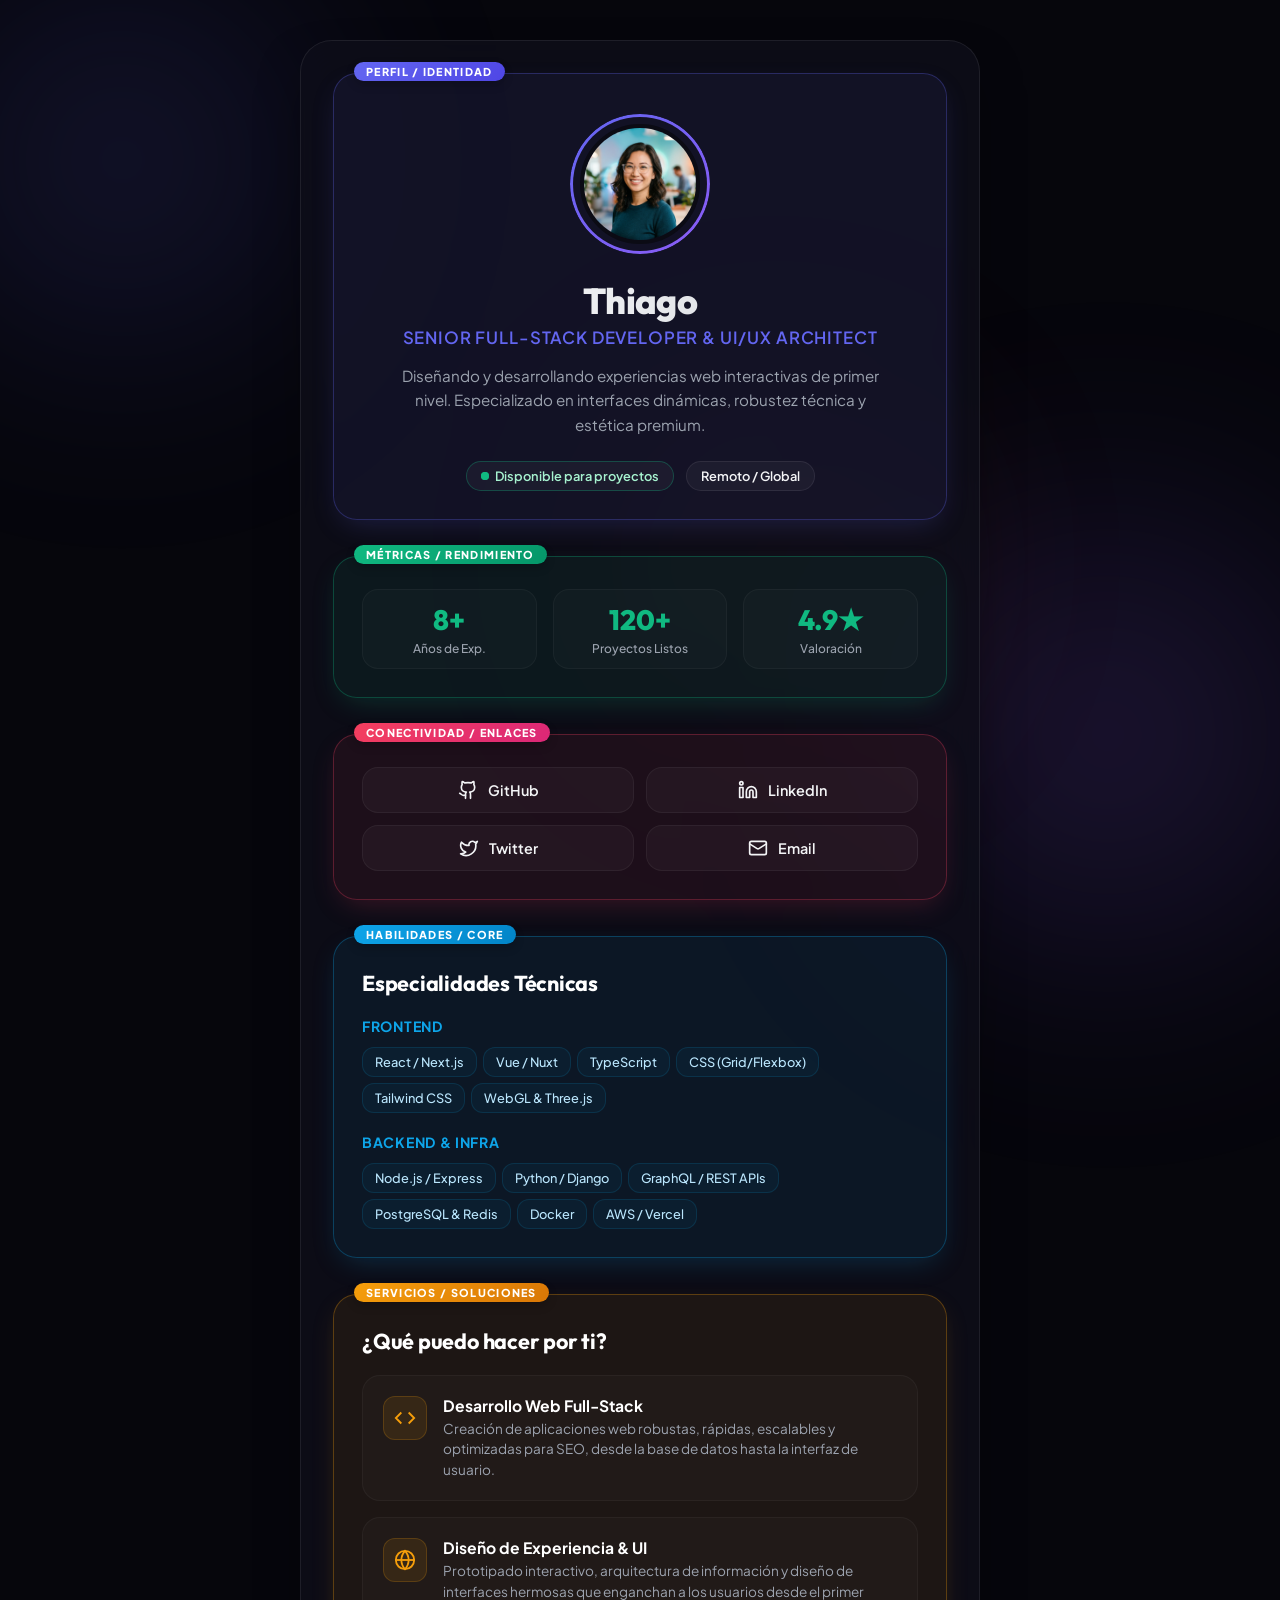
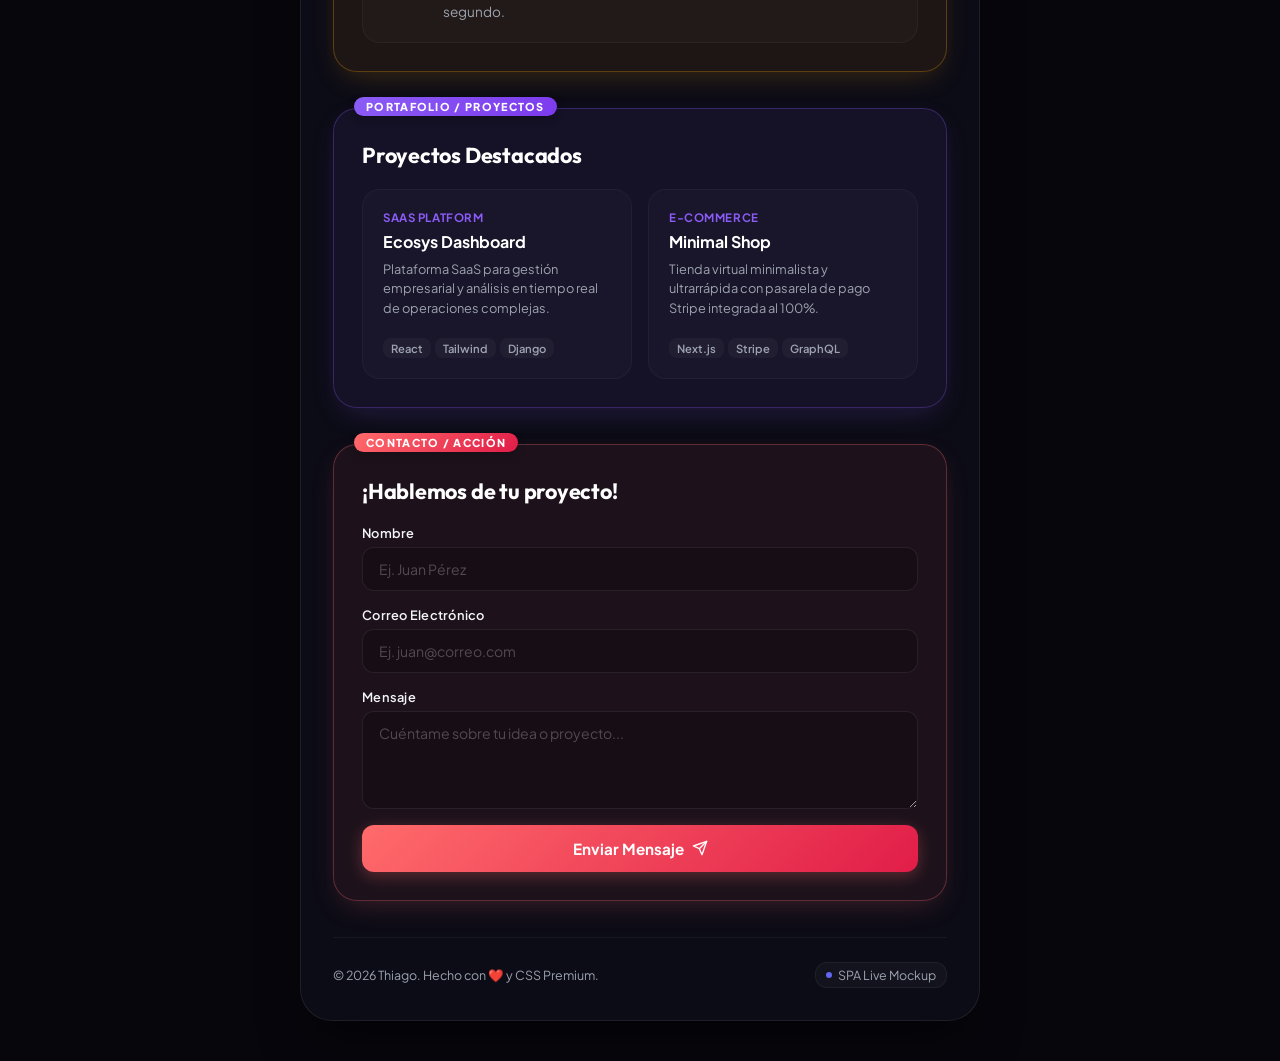
<file: propuesta_1/index.html>
<!DOCTYPE html>
<html lang="es">
<head>
    <meta charset="UTF-8">
    <meta name="viewport" content="width=device-width, initial-scale=1.0">
    <title>Thiago | Digital Business Card & Portfolio SPA</title>
    <meta name="description" content="Tarjeta de presentación digital interactiva y maqueta SPA de alto impacto visual. Diseñador, Desarrollador y Arquitecto Digital.">
    <!-- Google Fonts: Outfit (headings) & Plus Jakarta Sans (body) -->
    <link rel="preconnect" href="https://fonts.googleapis.com">
    <link rel="preconnect" href="https://fonts.gstatic.com" crossorigin>
    <link href="https://fonts.googleapis.com/css2?family=Outfit:wght@300;400;600;800&family=Plus+Jakarta+Sans:wght@300;400;500;700&display=swap" rel="stylesheet">
    <!-- Link to our Stylesheet -->
    <link rel="stylesheet" href="style.css">
</head>
<body>
    <!-- Background elements for depth -->
    <div class="bg-glow bg-glow-1"></div>
    <div class="bg-glow bg-glow-2"></div>
    <div class="bg-glow bg-glow-3"></div>

    <div class="container">
        <!-- SPA Card Container -->
        <main class="card" id="main-card">
            
            <!-- HEADER SECTION (Theme: Indigo Accent) -->
            <!-- We define its purpose and visual limits with an Indigo outline and glow -->
            <header class="section-block element-profile" id="profile-header">
                <span class="element-tag tag-indigo">Perfil / Identidad</span>
                
                <!-- Avatar Circular: Styled in a premium ring -->
                <div class="avatar-container" id="avatar-wrapper">
                    <div class="avatar-ring"></div>
                    <img src="avatar.png" alt="Thiago Avatar" class="avatar-img" id="avatar-graphic">
                </div>

                <div class="profile-info">
                    <h1 class="profile-name" id="profile-title">Thiago</h1>
                    <p class="profile-title-text" id="profile-subtitle">Senior Full-Stack Developer & UI/UX Architect</p>
                    <p class="profile-bio" id="profile-desc">Diseñando y desarrollando experiencias web interactivas de primer nivel. Especializado en interfaces dinámicas, robustez técnica y estética premium.</p>
                </div>

                <!-- Status Tags -->
                <div class="status-tags" id="status-badges">
                    <span class="badge badge-active"><span class="pulse-dot"></span>Disponible para proyectos</span>
                    <span class="badge badge-remote">Remoto / Global</span>
                </div>
            </header>

            <!-- STATISTICS SECTION (Theme: Emerald Accent) -->
            <!-- Visually color-coded in green/emerald to signify metrics & results -->
            <section class="section-block element-stats" id="stats-section">
                <span class="element-tag tag-emerald">Métricas / Rendimiento</span>
                <div class="stats-grid">
                    <div class="stat-card" id="stat-experience">
                        <span class="stat-value">8+</span>
                        <span class="stat-label">Años de Exp.</span>
                    </div>
                    <div class="stat-card" id="stat-projects">
                        <span class="stat-value">120+</span>
                        <span class="stat-label">Proyectos Listos</span>
                    </div>
                    <div class="stat-card" id="stat-rating">
                        <span class="stat-value">4.9★</span>
                        <span class="stat-label">Valoración</span>
                    </div>
                </div>
            </section>

            <!-- SOCIAL LINKS NAVIGATION (Theme: Rose Accent) -->
            <!-- Visually color-coded in rose to represent connections and communication -->
            <nav class="section-block element-socials" id="social-nav" aria-label="Redes Sociales">
                <span class="element-tag tag-rose">Conectividad / Enlaces</span>
                <div class="social-grid">
                    <a href="https://github.com" target="_blank" rel="noopener noreferrer" class="social-btn btn-github" id="social-github">
                        <svg class="icon" viewBox="0 0 24 24" fill="none" stroke="currentColor" stroke-width="2" stroke-linecap="round" stroke-linejoin="round">
                            <path d="M15 22v-4a4.8 4.8 0 0 0-1-3.5c3 0 6-2 6-5.5.08-1.25-.27-2.48-1-3.5.28-1.15.28-2.35 0-3.5 0 0-1 0-3 1.5-2.64-.5-5.36-.5-8 0C6 2 5 2 5 2c-.3 1.15-.3 2.35 0 3.5A5.403 5.403 0 0 0 4 9c0 3.5 3 5.5 6 5.5-.39.49-.68 1.05-.85 1.65-.17.6-.22 1.23-.15 1.85v4"></path>
                            <path d="M9 18c-4.51 2-5-2-7-2"></path>
                        </svg>
                        <span>GitHub</span>
                    </a>
                    
                    <a href="https://linkedin.com" target="_blank" rel="noopener noreferrer" class="social-btn btn-linkedin" id="social-linkedin">
                        <svg class="icon" viewBox="0 0 24 24" fill="none" stroke="currentColor" stroke-width="2" stroke-linecap="round" stroke-linejoin="round">
                            <path d="M16 8a6 6 0 0 1 6 6v7h-4v-7a2 2 0 0 0-2-2 2 2 0 0 0-2 2v7h-4v-7a6 6 0 0 1 6-6z"></path>
                            <rect x="2" y="9" width="4" height="12"></rect>
                            <circle cx="4" cy="4" r="2"></circle>
                        </svg>
                        <span>LinkedIn</span>
                    </a>

                    <a href="https://twitter.com" target="_blank" rel="noopener noreferrer" class="social-btn btn-twitter" id="social-twitter">
                        <svg class="icon" viewBox="0 0 24 24" fill="none" stroke="currentColor" stroke-width="2" stroke-linecap="round" stroke-linejoin="round">
                            <path d="M22 4s-.7 2.1-2 3.4c1.6 10-9.4 17.3-18 11.6 2.2.1 4.4-.6 6-2C3 15.5.5 9.6 3 5c2.2 2.6 5.6 4.1 9 4-.9-4.2 4-6.6 7-3.8 1.1 0 3-1.2 3-1.2z"></path>
                        </svg>
                        <span>Twitter</span>
                    </a>

                    <a href="mailto:hola@thiago.dev" class="social-btn btn-email" id="social-email">
                        <svg class="icon" viewBox="0 0 24 24" fill="none" stroke="currentColor" stroke-width="2" stroke-linecap="round" stroke-linejoin="round">
                            <rect width="20" height="16" x="2" y="4" rx="2"></rect>
                            <path d="m22 7-8.97 5.7a1.94 1.94 0 0 1-2.06 0L2 7"></path>
                        </svg>
                        <span>Email</span>
                    </a>
                </div>
            </nav>

            <!-- ABOUT ME & SKILLS SECTION (Theme: Sky Blue Accent) -->
            <!-- Color-coded in sky blue to designate profile information and capabilities -->
            <section class="section-block element-skills" id="skills-section">
                <span class="element-tag tag-sky">Habilidades / Core</span>
                <h2 class="section-title">Especialidades Técnicas</h2>
                
                <div class="skills-container">
                    <div class="skill-category" id="skill-cat-frontend">
                        <h3 class="skill-title">Frontend</h3>
                        <div class="skill-pills">
                            <span class="pill">React / Next.js</span>
                            <span class="pill">Vue / Nuxt</span>
                            <span class="pill">TypeScript</span>
                            <span class="pill">CSS (Grid/Flexbox)</span>
                            <span class="pill">Tailwind CSS</span>
                            <span class="pill">WebGL & Three.js</span>
                        </div>
                    </div>

                    <div class="skill-category" id="skill-cat-backend">
                        <h3 class="skill-title">Backend & Infra</h3>
                        <div class="skill-pills">
                            <span class="pill">Node.js / Express</span>
                            <span class="pill">Python / Django</span>
                            <span class="pill">GraphQL / REST APIs</span>
                            <span class="pill">PostgreSQL & Redis</span>
                            <span class="pill">Docker</span>
                            <span class="pill">AWS / Vercel</span>
                        </div>
                    </div>
                </div>
            </section>

            <!-- SERVICES SECTION (Theme: Amber/Gold Accent) -->
            <!-- Color-coded in gold/amber to indicate value proposition and services -->
            <section class="section-block element-services" id="services-section">
                <span class="element-tag tag-gold">Servicios / Soluciones</span>
                <h2 class="section-title">¿Qué puedo hacer por ti?</h2>
                
                <div class="services-list">
                    <div class="service-item" id="service-development">
                        <div class="service-icon icon-dev">
                            <svg viewBox="0 0 24 24" fill="none" stroke="currentColor" stroke-width="2">
                                <polyline points="16 18 22 12 16 6"></polyline>
                                <polyline points="8 6 2 12 8 18"></polyline>
                            </svg>
                        </div>
                        <div class="service-content">
                            <h3>Desarrollo Web Full-Stack</h3>
                            <p>Creación de aplicaciones web robustas, rápidas, escalables y optimizadas para SEO, desde la base de datos hasta la interfaz de usuario.</p>
                        </div>
                    </div>

                    <div class="service-item" id="service-uiux">
                        <div class="service-icon icon-design">
                            <svg viewBox="0 0 24 24" fill="none" stroke="currentColor" stroke-width="2">
                                <circle cx="12" cy="12" r="10"></circle>
                                <path d="M12 2a15.3 15.3 0 0 1 4 10 15.3 15.3 0 0 1-4 10 15.3 15.3 0 0 1-4-10 15.3 15.3 0 0 1 4-10z"></path>
                                <path d="M2 12h20"></path>
                            </svg>
                        </div>
                        <div class="service-content">
                            <h3>Diseño de Experiencia & UI</h3>
                            <p>Prototipado interactivo, arquitectura de información y diseño de interfaces hermosas que enganchan a los usuarios desde el primer segundo.</p>
                        </div>
                    </div>
                </div>
            </section>

            <!-- PORTFOLIO SECTION (Theme: Violet Accent) -->
            <!-- Color-coded in violet to mark active projects and showcases -->
            <section class="section-block element-portfolio" id="portfolio-section">
                <span class="element-tag tag-violet">Portafolio / Proyectos</span>
                <h2 class="section-title">Proyectos Destacados</h2>
                
                <div class="portfolio-grid">
                    <article class="project-card" id="project-1">
                        <div class="project-info">
                            <span class="project-type">SaaS Platform</span>
                            <h3>Ecosys Dashboard</h3>
                            <p>Plataforma SaaS para gestión empresarial y análisis en tiempo real de operaciones complejas.</p>
                            <div class="project-tags">
                                <span>React</span>
                                <span>Tailwind</span>
                                <span>Django</span>
                            </div>
                        </div>
                    </article>

                    <article class="project-card" id="project-2">
                        <div class="project-info">
                            <span class="project-type">E-Commerce</span>
                            <h3>Minimal Shop</h3>
                            <p>Tienda virtual minimalista y ultrarrápida con pasarela de pago Stripe integrada al 100%.</p>
                            <div class="project-tags">
                                <span>Next.js</span>
                                <span>Stripe</span>
                                <span>GraphQL</span>
                            </div>
                        </div>
                    </article>
                </div>
            </section>

            <!-- CONTACT FORM SECTION (Theme: Coral Accent) -->
            <!-- Color-coded in coral/ruby to indicate high interaction and call to action -->
            <section class="section-block element-contact" id="contact-section">
                <span class="element-tag tag-coral">Contacto / Acción</span>
                <h2 class="section-title">¡Hablemos de tu proyecto!</h2>
                
                <form class="contact-form" id="main-contact-form" onsubmit="return false;">
                    <div class="form-group" id="form-group-name">
                        <label for="contact-name">Nombre</label>
                        <input type="text" id="contact-name" name="name" placeholder="Ej. Juan Pérez" required>
                    </div>

                    <div class="form-group" id="form-group-email">
                        <label for="contact-email">Correo Electrónico</label>
                        <input type="email" id="contact-email" name="email" placeholder="Ej. juan@correo.com" required>
                    </div>

                    <div class="form-group" id="form-group-message">
                        <label for="contact-message">Mensaje</label>
                        <textarea id="contact-message" name="message" rows="4" placeholder="Cuéntame sobre tu idea o proyecto..." required></textarea>
                    </div>

                    <button type="submit" class="submit-btn" id="contact-submit-btn">
                        <span>Enviar Mensaje</span>
                        <svg class="btn-icon" viewBox="0 0 24 24" fill="none" stroke="currentColor" stroke-width="2" stroke-linecap="round" stroke-linejoin="round">
                            <line x1="22" y1="2" x2="11" y2="13"></line>
                            <polygon points="22 2 15 22 11 13 2 9 22 2"></polygon>
                        </svg>
                    </button>
                </form>
            </section>

            <!-- FOOTER INSIDE CARD -->
            <footer class="card-footer" id="main-footer">
                <p>&copy; 2026 Thiago. Hecho con ❤️ y CSS Premium.</p>
                <div class="footer-status">
                    <span class="status-indicator"></span> SPA Live Mockup
                </div>
            </footer>
        </main>
    </div>

    <!-- Script connection (Mock JS with comments as requested) -->
    <script src="app.js"></script>
</body>
</html>
</file>
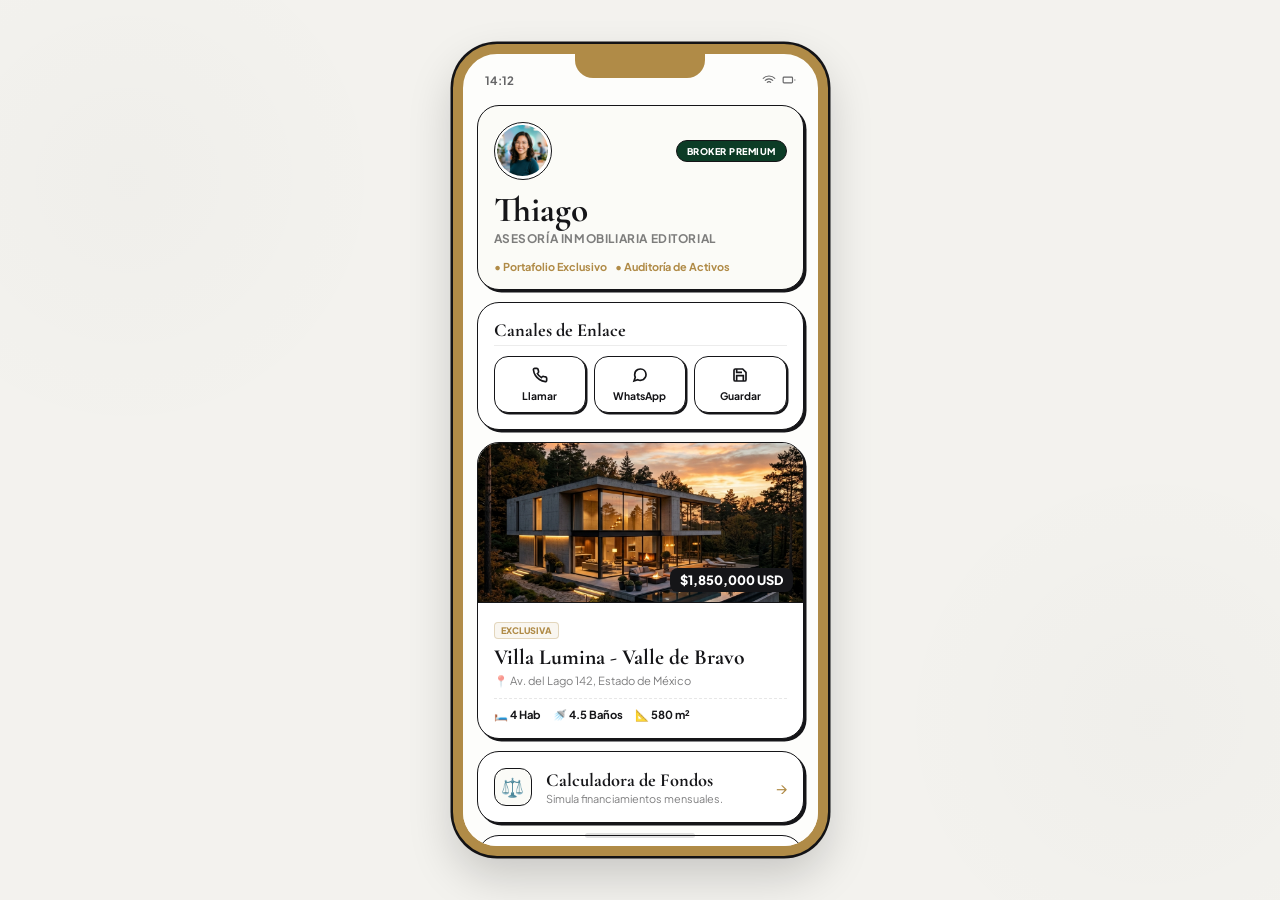
<file: propuesta_10/index.html>
<!DOCTYPE html>
<html lang="es">
<head>
    <meta charset="UTF-8">
    <meta name="viewport" content="width=device-width, initial-scale=1.0">
    <title>Thiago | Pristine Real Estate Bento Card</title>
    <meta name="description" content="Propuesta 10: Tarjeta digital móvil interactiva para Bienes Raíces en estilo Light Editorial Suizo de alto contraste en CSS puro.">
    <!-- Google Fonts: Cormorant Garamond & Plus Jakarta Sans -->
    <link rel="preconnect" href="https://fonts.googleapis.com">
    <link rel="preconnect" href="https://fonts.gstatic.com" crossorigin>
    <link href="https://fonts.googleapis.com/css2?family=Cormorant+Garamond:ital,wght@0,600;0,700;1,600&family=Plus+Jakarta+Sans:wght@500;700;800&display=swap" rel="stylesheet">
    <link rel="stylesheet" href="style.css">
</head>
<body>
    
    <!-- Outer Premium Gold Bezel Smartphone Mockup -->
    <div class="smartphone-shell-pristine">
        <div class="smartphone-speaker"></div>
        <div class="smartphone-camera"></div>
        
        <!-- Mock Status Bar (High Contrast Dark Text) -->
        <div class="smartphone-status-bar">
            <span class="status-time">14:12</span>
            <div class="status-icons">
                <svg viewBox="0 0 24 24" fill="none" stroke="currentColor" stroke-width="2" class="status-icon">
                    <path d="M12 20h.01M8.5 16.5a5 5 0 0 1 7 0M5 13a10 10 0 0 1 14 0M1.5 9.5a15 15 0 0 1 21 0"></path>
                </svg>
                <svg viewBox="0 0 24 24" fill="none" stroke="currentColor" stroke-width="2" class="status-icon">
                    <rect width="16" height="10" x="2" y="7" rx="1.5"></rect>
                    <line x1="22" y1="11" x2="22" y2="13"></line>
                </svg>
            </div>
        </div>

        <!-- ------------------------------------------------------------- -->
        <!-- PURE CSS SPA STATE MACHINE (RADIO TRIGGERS) -->
        <!-- ------------------------------------------------------------- -->
        <input type="radio" name="pristine-tab" id="pris-home-trigger" checked>
        <input type="radio" name="pristine-tab" id="pris-calc-trigger">
        <input type="radio" name="pristine-tab" id="pris-contact-trigger">

        <!-- App Viewport Container (Alabaster Linen Canvas) -->
        <div class="app-viewport">
            
            <!-- ------------------------------------------------------------- -->
            <!-- HOME SCREEN: LUXURY LIGHT BENTO GRID -->
            <!-- ------------------------------------------------------------- -->
            <div class="bento-container" id="pristine-home-screen">
                
                <!-- BENTO BLOCK 1: Profile card -->
                <div class="bento-card bento-profile col-2">
                    <div class="profile-header">
                        <div class="avatar-frame">
                            <img src="avatar.png" alt="Thiago Premium Broker" class="avatar-img">
                        </div>
                        <div class="badge-realtor">Broker Premium</div>
                    </div>
                    
                    <h1 class="broker-name">Thiago</h1>
                    <p class="broker-title">Asesoría Inmobiliaria Editorial</p>
                    
                    <div class="broker-meta">
                        <span>• Portafolio Exclusivo</span>
                        <span>• Auditoría de Activos</span>
                    </div>
                </div>

                <!-- BENTO BLOCK 2: Quick Sticky Actions -->
                <div class="bento-card bento-actions">
                    <h2 class="bento-title">Canales de Enlace</h2>
                    <div class="action-grid">
                        <a href="tel:+5255555555" class="action-btn" aria-label="Llamada telefónica">
                            <svg viewBox="0 0 24 24" fill="none" stroke="currentColor" stroke-width="2.5" class="act-icon"><path d="M22 16.92v3a2 2 0 0 1-2.18 2 19.79 19.79 0 0 1-8.63-3.07 19.5 19.5 0 0 1-6-6 19.79 19.79 0 0 1-3.07-8.67A2 2 0 0 1 4.11 2h3a2 2 0 0 1 2 1.72 12.84 12.84 0 0 0 .7 2.81 2 2 0 0 1-.45 2.11L8.09 9.91a16 16 0 0 0 6 6l1.27-1.27a2 2 0 0 1 2.11-.45 12.84 12.84 0 0 0 2.81.7A2 2 0 0 1 22 16.92z"></path></svg>
                            <span>Llamar</span>
                        </a>
                        <a href="https://wa.me/5255555555" target="_blank" rel="noopener" class="action-btn" aria-label="Chat WhatsApp">
                            <svg viewBox="0 0 24 24" fill="none" stroke="currentColor" stroke-width="2.5" class="act-icon"><path d="M21 11.5a8.38 8.38 0 0 1-.9 3.8 8.5 8.5 0 0 1-7.6 4.7 8.38 8.38 0 0 1-3.8-.9L3 21l1.9-5.7a8.38 8.38 0 0 1-.9-3.8 8.5 8.5 0 0 1 4.7-7.6 8.38 8.38 0 0 1 3.8-.9h.5a8.48 8.48 0 0 1 8 8v.5z"></path></svg>
                            <span>WhatsApp</span>
                        </a>
                        <a href="#" class="action-btn" aria-label="Descargar Tarjeta de Contacto">
                            <svg viewBox="0 0 24 24" fill="none" stroke="currentColor" stroke-width="2.5" class="act-icon"><path d="M19 21H5a2 2 0 0 1-2-2V5a2 2 0 0 1 2-2h11l5 5v11a2 2 0 0 1-2 2z"></path><polyline points="17 21 17 13 7 13 7 21"></polyline><polyline points="7 3 7 8 15 8"></polyline></svg>
                            <span>Guardar</span>
                        </a>
                    </div>
                </div>

                <!-- BENTO BLOCK 3: Featured Property Listing Card -->
                <div class="bento-card bento-listing col-2">
                    <div class="listing-banner">
                        <img src="luxury_villa.png" alt="Luxury Villa Valle" class="listing-img">
                        <span class="listing-price">$1,850,000 USD</span>
                    </div>
                    
                    <div class="listing-body">
                        <span class="listing-badge">Exclusiva</span>
                        <h3>Villa Lumina - Valle de Bravo</h3>
                        <p class="listing-loc">📍 Av. del Lago 142, Estado de México</p>
                        
                        <div class="listing-specs">
                            <span>🛏️ 4 Hab</span>
                            <span>🚿 4.5 Baños</span>
                            <span>📐 580 m²</span>
                        </div>
                    </div>
                </div>

                <!-- BENTO BLOCK 4: Navigational Cards -->
                <!-- Mortgage Tab Card -->
                <label for="pris-calc-trigger" class="bento-card bento-nav-card nav-calc">
                    <div class="nav-card-icon">⚖️</div>
                    <div>
                        <h3>Calculadora de Fondos</h3>
                        <p>Simula financiamientos mensuales.</p>
                    </div>
                    <span class="nav-arrow">→</span>
                </label>

                <!-- Appointment Booking Card -->
                <label for="pris-contact-trigger" class="bento-card bento-nav-card nav-contact">
                    <div class="nav-card-icon">✉️</div>
                    <div>
                        <h3>Coordinar Recorrido</h3>
                        <p>Agenda una visita presencial privada.</p>
                    </div>
                    <span class="nav-arrow">→</span>
                </label>

            </div>

            <!-- ------------------------------------------------------------- -->
            <!-- SUB-PANEL SCREEN 2: MORTGAGE CALCULATOR -->
            <!-- ------------------------------------------------------------- -->
            <div class="estate-sub-screen" id="pristine-calc-screen">
                <div class="screen-header">
                    <label for="pris-home-trigger" class="back-btn">← Volver</label>
                    <span class="screen-title">Simulador de Crédito</span>
                </div>

                <div class="screen-content">
                    <p class="calc-intro">Calculadora financiera de alto contraste para estimaciones rápidas de hipoteca.</p>
                    
                    <form class="estate-calc-form" onsubmit="return false;">
                        <div class="form-group">
                            <label>Valor de la Propiedad (USD):</label>
                            <input type="number" id="prop-value" value="1850000">
                        </div>

                        <div class="form-group">
                            <label>Enganche Mínimo (20%):</label>
                            <input type="number" id="prop-down" value="370000">
                        </div>

                        <div class="form-group">
                            <label>Plazo del Crédito:</label>
                            <select id="prop-years">
                                <option value="15">15 Años (Tasa 6.5%)</option>
                                <option value="20" selected>20 Años (Tasa 7.2%)</option>
                                <option value="30">30 Años (Tasa 7.5%)</option>
                            </select>
                        </div>

                        <div class="calc-results-box">
                            <span class="res-lbl">Amortización Mensual:</span>
                            <span class="res-val" id="monthly-payment">$10,950 USD</span>
                            <span class="res-note">*Estimación sujeta a revisión crediticia bancaria.</span>
                        </div>
                    </form>
                </div>
            </div>

            <!-- ------------------------------------------------------------- -->
            <!-- SUB-PANEL SCREEN 3: APPOINTMENT / CONTACT -->
            <!-- ------------------------------------------------------------- -->
            <div class="estate-sub-screen" id="pristine-contact-screen">
                <div class="screen-header">
                    <label for="pris-home-trigger" class="back-btn">← Volver</label>
                    <span class="screen-title">Contacto de Recorrido</span>
                </div>

                <div class="screen-content">
                    <p class="calc-intro">Coordina una visita guiada privada completando los siguientes datos.</p>
                    
                    <form class="estate-contact-form" onsubmit="return false;">
                        <div class="form-group">
                            <label>Nombre del Solicitante:</label>
                            <input type="text" placeholder="Escribe tu nombre..." required>
                        </div>

                        <div class="form-group">
                            <label>Teléfono Celular:</label>
                            <input type="tel" placeholder="+52 (55) 0000 0000" required>
                        </div>

                        <div class="form-group">
                            <label>Fecha Preferente:</label>
                            <input type="date" required>
                        </div>

                        <button type="submit" class="estate-submit-btn">
                            <span>Solicitar Recorrido 🗝️</span>
                        </button>
                    </form>
                </div>
            </div>

        </div>

        <div class="smartphone-home-indicator"></div>
    </div>

    <!-- Script connection (Mock JS with comments as requested) -->
    <script src="app.js"></script>
</body>
</html>
</file>
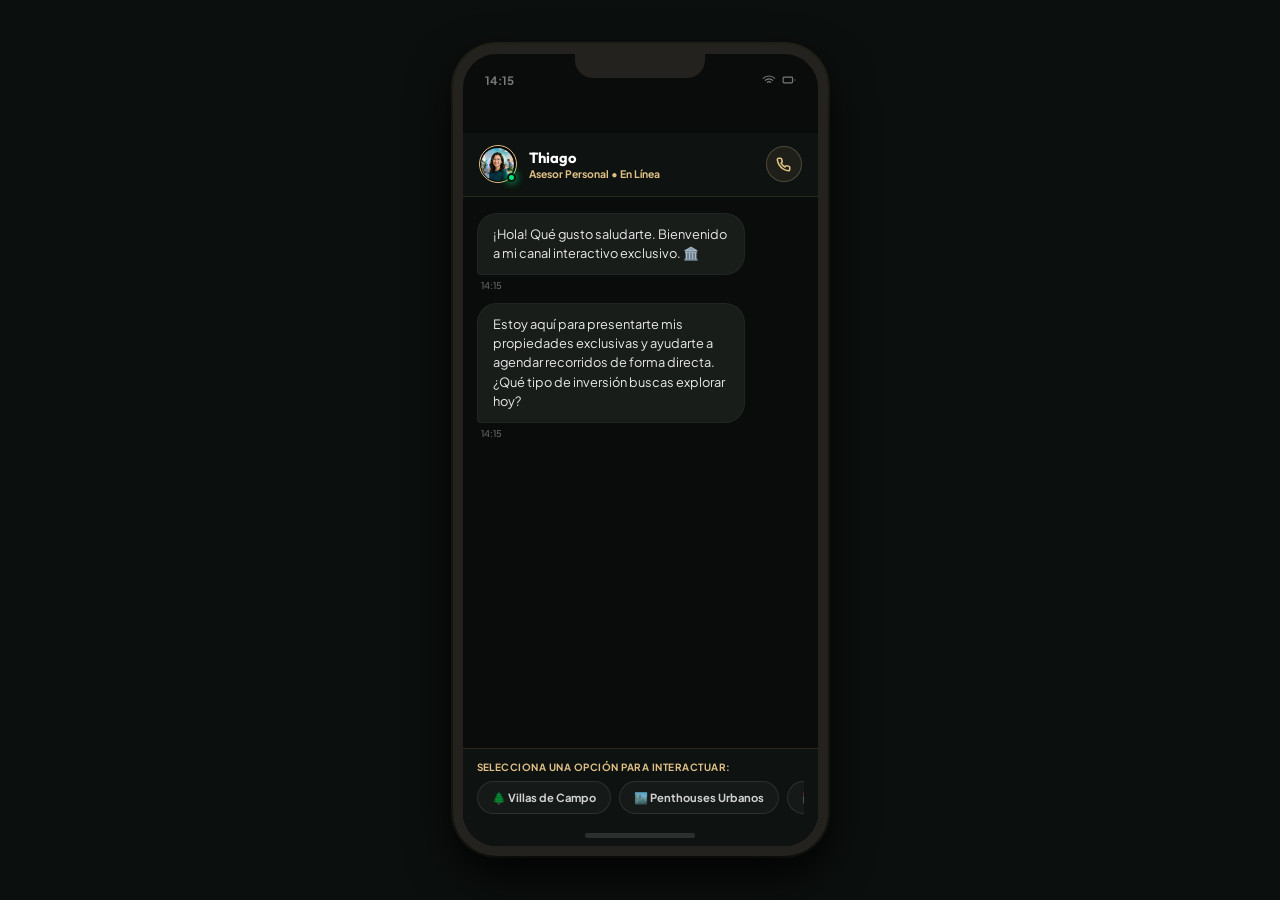
<file: propuesta_11/index.html>
<!DOCTYPE html>
<html lang="es">
<head>
    <meta charset="UTF-8">
    <meta name="viewport" content="width=device-width, initial-scale=1.0">
    <title>Thiago | Conversational Realtor Chat SPA</title>
    <meta name="description" content="Propuesta 11: Tarjeta digital móvil SPA interactiva en formato de Chat Conversacional de Lujo para Bienes Raíces en CSS puro.">
    <!-- Google Fonts: Outfit & Plus Jakarta Sans -->
    <link rel="preconnect" href="https://fonts.googleapis.com">
    <link rel="preconnect" href="https://fonts.gstatic.com" crossorigin>
    <link href="https://fonts.googleapis.com/css2?family=Outfit:wght@600;700;800&family=Plus+Jakarta+Sans:wght@500;700;800&display=swap" rel="stylesheet">
    <link rel="stylesheet" href="style.css">
</head>
<body>
    
    <!-- Outer Premium Smartphone Shell Mockup -->
    <div class="smartphone-shell-chat">
        <div class="smartphone-speaker"></div>
        <div class="smartphone-camera"></div>
        
        <!-- Mock Status Bar -->
        <div class="smartphone-status-bar">
            <span class="status-time">14:15</span>
            <div class="status-icons">
                <svg viewBox="0 0 24 24" fill="none" stroke="currentColor" stroke-width="2" class="status-icon">
                    <path d="M12 20h.01M8.5 16.5a5 5 0 0 1 7 0M5 13a10 10 0 0 1 14 0M1.5 9.5a15 15 0 0 1 21 0"></path>
                </svg>
                <svg viewBox="0 0 24 24" fill="none" stroke="currentColor" stroke-width="2" class="status-icon">
                    <rect width="16" height="10" x="2" y="7" rx="1.5"></rect>
                    <line x1="22" y1="11" x2="22" y2="13"></line>
                </svg>
            </div>
        </div>

        <!-- ------------------------------------------------------------- -->
        <!-- PURE CSS CHAT STATE MACHINE (RADIO TRIGGERS) -->
        <!-- ------------------------------------------------------------- -->
        <input type="radio" name="chat-flow" id="flow-start-trigger" checked>
        <input type="radio" name="chat-flow" id="flow-villas-trigger">
        <input type="radio" name="chat-flow" id="flow-pent-trigger">
        <input type="radio" name="chat-flow" id="flow-contact-trigger">

        <!-- App Viewport Container (Obsidian Chat Canvas) -->
        <div class="app-viewport">
            
            <!-- CHAT HEADER BAR (Luxury Emerald Theme) -->
            <div class="chat-header">
                <div class="header-avatar-area">
                    <div class="header-avatar">
                        <img src="avatar.png" alt="Thiago Agent" class="hatar-img">
                    </div>
                    <span class="active-dot"></span>
                </div>
                <div class="header-info">
                    <span class="hat-name">Thiago</span>
                    <span class="hat-status">Asesor Personal • En Línea</span>
                </div>
                <div class="header-actions">
                    <a href="tel:+5255555555" class="header-call-btn" aria-label="Llamar">
                        <svg viewBox="0 0 24 24" fill="none" stroke="currentColor" stroke-width="2.5" class="hc-icon"><path d="M22 16.92v3a2 2 0 0 1-2.18 2 19.79 19.79 0 0 1-8.63-3.07 19.5 19.5 0 0 1-6-6 19.79 19.79 0 0 1-3.07-8.67A2 2 0 0 1 4.11 2h3a2 2 0 0 1 2 1.72 12.84 12.84 0 0 0 .7 2.81 2 2 0 0 1-.45 2.11L8.09 9.91a16 16 0 0 0 6 6l1.27-1.27a2 2 0 0 1 2.11-.45 12.84 12.84 0 0 0 2.81.7A2 2 0 0 1 22 16.92z"></path></svg>
                    </a>
                </div>
            </div>

            <!-- CHAT MESSAGE CONVERSATION FEED -->
            <div class="chat-feed" id="chat-scroller">
                
                <!-- 1. START BLOCKS (Always Visible) -->
                <div class="msg-block received flow-start-msg">
                    <div class="msg-bubble">
                        ¡Hola! Qué gusto saludarte. Bienvenido a mi canal interactivo exclusivo. 🏛️
                    </div>
                    <span class="msg-time">14:15</span>
                </div>

                <div class="msg-block received flow-start-msg">
                    <div class="msg-bubble">
                        Estoy aquí para presentarte mis propiedades exclusivas y ayudarte a agendar recorridos de forma directa. ¿Qué tipo de inversión buscas explorar hoy?
                    </div>
                    <span class="msg-time">14:15</span>
                </div>

                <!-- 2. CONDITIONAL BLOCKS: VILLAS OPTION SELECTED -->
                <div class="flow-villas-group">
                    <div class="msg-block sent">
                        <div class="msg-bubble">
                            🌲 Villas de Descanso Exclusivas
                        </div>
                        <span class="msg-time">Justo ahora</span>
                    </div>

                    <div class="msg-block received">
                        <div class="msg-bubble">
                            Excelente elección. Te presento nuestra joya arquitectónica actual en Valle de Bravo:
                        </div>
                    </div>

                    <!-- Luxury Property Card Bubble -->
                    <div class="msg-block received property-card-msg">
                        <div class="msg-property-card">
                            <div class="prop-banner">
                                <img src="luxury_villa.png" alt="Luxury Villa" class="prop-img">
                                <span class="prop-price">$1,850,000 USD</span>
                            </div>
                            <div class="prop-info">
                                <span class="prop-badge">Destacada</span>
                                <h3>Villa Lumina - Valle de Bravo</h3>
                                <p>📍 Av. del Lago 142, Estado de México</p>
                                <div class="prop-specs">
                                    <span>🛏️ 4 Hab</span>
                                    <span>🚿 4.5 Baños</span>
                                    <span>📐 580 m²</span>
                                </div>
                                <label for="flow-contact-trigger" class="prop-action-lbl">🗝️ Agendar Recorrido Privado</label>
                            </div>
                        </div>
                    </div>
                </div>

                <!-- 3. CONDITIONAL BLOCKS: PENTHOUSES OPTION SELECTED -->
                <div class="flow-pent-group">
                    <div class="msg-block sent">
                        <div class="msg-bubble">
                            🏙️ Penthouses Urbanos de Lujo
                        </div>
                        <span class="msg-time">Justo ahora</span>
                    </div>

                    <div class="msg-block received">
                        <div class="msg-bubble">
                            Entendido. Actualmente gestionamos este exclusivo desarrollo residencial en CDMX:
                        </div>
                    </div>

                    <!-- Luxury Penthouse Card Bubble (CSS Mockup Illustration) -->
                    <div class="msg-block received property-card-msg">
                        <div class="msg-property-card">
                            <div class="prop-banner mock-penthouse-banner">
                                <div class="mock-skyline">
                                    <div class="mock-tower tower-1"></div>
                                    <div class="mock-tower tower-2"></div>
                                    <div class="mock-tower tower-3"></div>
                                </div>
                                <span class="prop-price">$2,450,000 USD</span>
                            </div>
                            <div class="prop-info">
                                <span class="prop-badge">Exclusivo</span>
                                <h3>Sky Penthouse - Polanco</h3>
                                <p>📍 Campos Elíseos 480, Ciudad de México</p>
                                <div class="prop-specs">
                                    <span>🛏️ 3 Hab</span>
                                    <span>🚿 3.5 Baños</span>
                                    <span>📐 420 m²</span>
                                </div>
                                <label for="flow-contact-trigger" class="prop-action-lbl">🗝️ Agendar Recorrido Privado</label>
                            </div>
                        </div>
                    </div>
                </div>

                <!-- 4. CONDITIONAL BLOCKS: CONTACT FORM OPTION SELECTED -->
                <div class="flow-contact-group">
                    <div class="msg-block sent">
                        <div class="msg-bubble">
                            📅 Coordinar Recorrido Privado
                        </div>
                        <span class="msg-time">Justo ahora</span>
                    </div>

                    <div class="msg-block received">
                        <div class="msg-bubble">
                            Perfecto. Para coordinar una cita privada y enviar tu pase de acceso, comparte tus datos directamente aquí en el chat:
                        </div>
                    </div>

                    <!-- Interactive Form Bubble inside Chat Stream -->
                    <div class="msg-block received chat-form-msg">
                        <form class="chat-embedded-form" onsubmit="return false;">
                            <div class="chat-form-group">
                                <input type="text" placeholder="Escribe tu nombre completo..." required>
                            </div>
                            <div class="chat-form-group">
                                <input type="tel" placeholder="Tu número de celular..." required>
                            </div>
                            <div class="chat-form-group">
                                <input type="date" required>
                            </div>
                            <button type="submit" class="chat-submit-btn">
                                <span>Solicitar Visita 🗝️</span>
                            </button>
                        </form>
                    </div>
                </div>

            </div>

            <!-- CHAT INTERACTIVE CHIP SELECTOR BAR (THE MENU BUTTONS AT THE BASE) -->
            <div class="chat-controls-area">
                <span class="controls-hint">Selecciona una opción para interactuar:</span>
                
                <div class="controls-chips-wrapper">
                    <!-- Chip option 1: Open Villas -->
                    <label for="flow-villas-trigger" class="control-chip chip-villas">
                        <span>🌲 Villas de Campo</span>
                    </label>

                    <!-- Chip option 2: Open Penthouses -->
                    <label for="flow-pent-trigger" class="control-chip chip-penthouses">
                        <span>🏙️ Penthouses Urbanos</span>
                    </label>

                    <!-- Chip option 3: Open Contact -->
                    <label for="flow-contact-trigger" class="control-chip chip-contact">
                        <span>📅 Agendar Recorrido</span>
                    </label>

                    <!-- Chip option 4: Reset Chat -->
                    <label for="flow-start-trigger" class="control-chip chip-reset">
                        <span>🔄 Reiniciar</span>
                    </label>
                </div>
            </div>

        </div>

        <div class="smartphone-home-indicator"></div>
    </div>

    <!-- Script connection (Mock JS with comments as requested) -->
    <script src="app.js"></script>
</body>
</html>
</file>
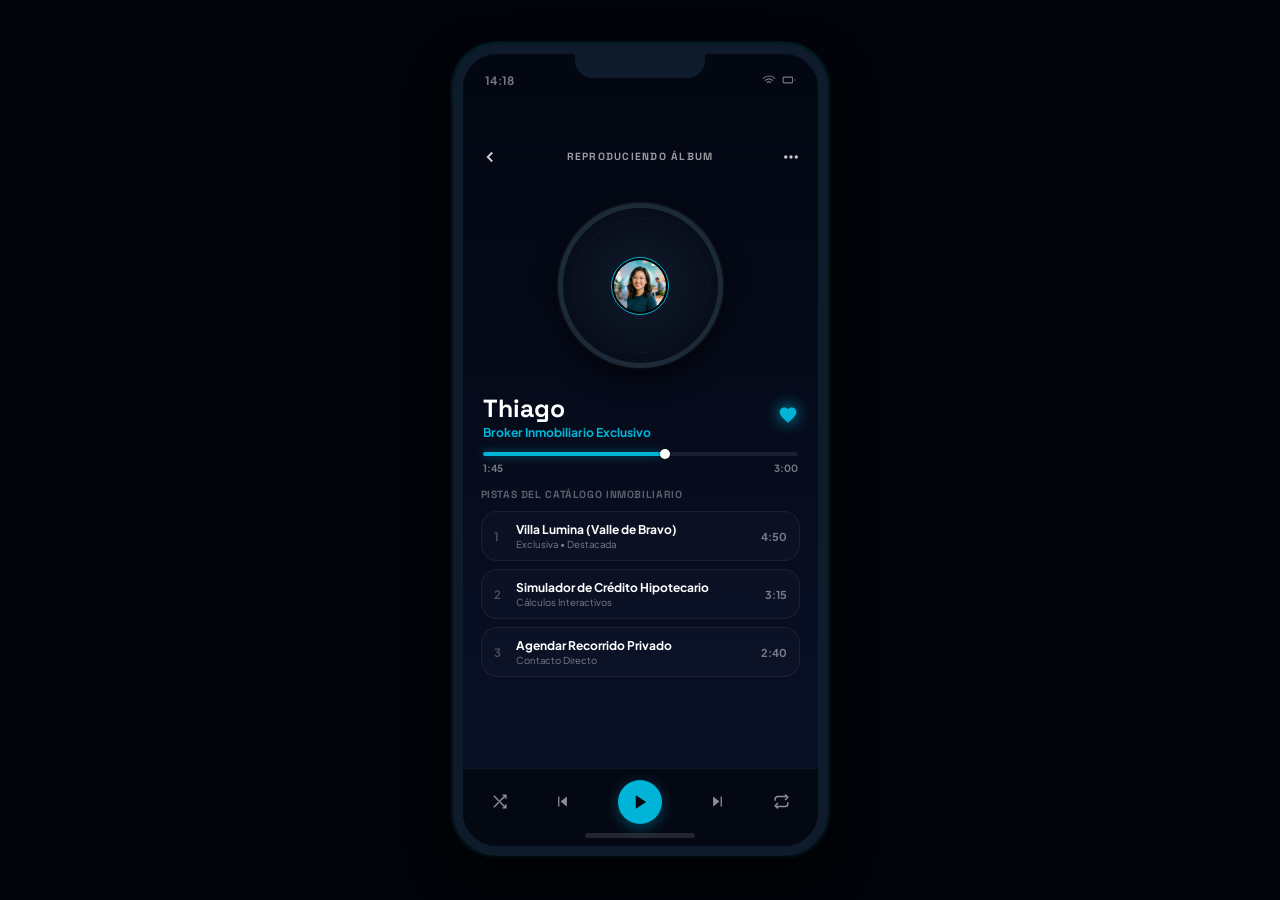
<file: propuesta_12/index.html>
<!DOCTYPE html>
<html lang="es">
<head>
    <meta charset="UTF-8">
    <meta name="viewport" content="width=device-width, initial-scale=1.0">
    <title>Thiago | Sapphire Music Player SPA</title>
    <meta name="description" content="Propuesta 12: Tarjeta digital SPA interactiva con rediseño total de UI en formato de reproductor de música Azul Zafiro en CSS puro.">
    <!-- Google Fonts: Space Grotesk & Plus Jakarta Sans -->
    <link rel="preconnect" href="https://fonts.googleapis.com">
    <link rel="preconnect" href="https://fonts.gstatic.com" crossorigin>
    <link href="https://fonts.googleapis.com/css2?family=Space+Grotesk:wght@600;700&family=Plus+Jakarta+Sans:wght@500;700;800&display=swap" rel="stylesheet">
    <link rel="stylesheet" href="style.css">
</head>
<body>
    
    <!-- Outer Premium Blue Steel Smartphone Shell Mockup -->
    <div class="smartphone-shell-player">
        <div class="smartphone-speaker"></div>
        <div class="smartphone-camera"></div>
        
        <!-- Mock Status Bar -->
        <div class="smartphone-status-bar">
            <span class="status-time">14:18</span>
            <div class="status-icons">
                <svg viewBox="0 0 24 24" fill="none" stroke="currentColor" stroke-width="2" class="status-icon">
                    <path d="M12 20h.01M8.5 16.5a5 5 0 0 1 7 0M5 13a10 10 0 0 1 14 0M1.5 9.5a15 15 0 0 1 21 0"></path>
                </svg>
                <svg viewBox="0 0 24 24" fill="none" stroke="currentColor" stroke-width="2" class="status-icon">
                    <rect width="16" height="10" x="2" y="7" rx="1.5"></rect>
                    <line x1="22" y1="11" x2="22" y2="13"></line>
                </svg>
            </div>
        </div>

        <!-- ------------------------------------------------------------- -->
        <!-- PURE CSS PLAYER STATE MACHINE (RADIO TRIGGERS) -->
        <!-- ------------------------------------------------------------- -->
        <input type="radio" name="player-tab" id="play-home-trigger" checked>
        <input type="radio" name="player-tab" id="play-villa-trigger">
        <input type="radio" name="player-tab" id="play-calc-trigger">
        <input type="radio" name="player-tab" id="play-contact-trigger">

        <!-- App Viewport Container (Sapphire Cosmic Canvas) -->
        <div class="app-viewport">
            
            <!-- PLAYER MAIN CONSOLE -->
            <div class="player-main-console" id="player-home-view">
                
                <!-- TOP HEADER BAR -->
                <div class="player-top-bar">
                    <svg viewBox="0 0 24 24" fill="none" stroke="currentColor" stroke-width="2.5" class="top-nav-icon"><path d="m15 18-6-6 6-6"/></svg>
                    <span class="now-playing-title">REPRODUCIENDO ÁLBUM</span>
                    <svg viewBox="0 0 24 24" fill="none" stroke="currentColor" stroke-width="2.5" class="top-nav-icon"><circle cx="12" cy="12" r="1"/><circle cx="19" cy="12" r="1"/><circle cx="5" cy="12" r="1"/></svg>
                </div>

                <!-- ROTATING VINYL COVER PANEL -->
                <div class="album-cover-container">
                    <div class="vinyl-record-wrap">
                        <div class="vinyl-disc">
                            <div class="vinyl-groove"></div>
                            <div class="vinyl-center-label">
                                <img src="avatar.png" alt="Thiago Cover" class="avatar-label-img">
                            </div>
                        </div>
                    </div>
                </div>

                <!-- SONG METADATA DESCRIPTION -->
                <div class="song-meta">
                    <div class="meta-titles">
                        <h1 class="song-title">Thiago</h1>
                        <p class="song-artist">Broker Inmobiliario Exclusivo</p>
                    </div>
                    <a href="tel:+5255555555" class="like-button-active" aria-label="Agregar a favoritos">
                        <svg viewBox="0 0 24 24" fill="currentColor" class="heart-icon-svg"><path d="M12 21.35l-1.45-1.32C5.4 15.36 2 12.28 2 8.5 2 5.42 4.42 3 7.5 3c1.74 0 3.41.81 4.5 2.09C13.09 3.81 14.76 3 16.5 3 19.58 3 22 5.42 22 8.5c0 3.78-3.4 6.86-8.55 11.54L12 21.35z"/></svg>
                    </a>
                </div>

                <!-- PLAYBACK PROGRESS TICKER BAR (MOCK TELEMETRY) -->
                <div class="playback-progress-container">
                    <div class="progress-bar-rail">
                        <div class="progress-bar-fill"></div>
                        <div class="progress-bar-knob"></div>
                    </div>
                    <div class="progress-time-stamps">
                        <span>1:45</span>
                        <span>3:00</span>
                    </div>
                </div>

                <!-- TRACKLIST: INTERACTIVE PLAYBACK LISTINGS -->
                <div class="tracklist-container">
                    <span class="tracklist-header">Pistas del Catálogo Inmobiliario</span>
                    
                    <!-- Track item 1: Villa Lux -->
                    <label for="play-villa-trigger" class="track-row">
                        <span class="track-index">1</span>
                        <div class="track-info">
                            <span class="track-name">Villa Lumina (Valle de Bravo)</span>
                            <span class="track-sub">Exclusiva • Destacada</span>
                        </div>
                        <span class="track-duration">4:50</span>
                    </label>

                    <!-- Track item 2: Finance Credit -->
                    <label for="play-calc-trigger" class="track-row">
                        <span class="track-index">2</span>
                        <div class="track-info">
                            <span class="track-name">Simulador de Crédito Hipotecario</span>
                            <span class="track-sub">Cálculos Interactivos</span>
                        </div>
                        <span class="track-duration">3:15</span>
                    </label>

                    <!-- Track item 3: Contact Appointment -->
                    <label for="play-contact-trigger" class="track-row">
                        <span class="track-index">3</span>
                        <div class="track-info">
                            <span class="track-name">Agendar Recorrido Privado</span>
                            <span class="track-sub">Contacto Directo</span>
                        </div>
                        <span class="track-duration">2:40</span>
                    </label>
                </div>

                <!-- PLAYBACK CONSOLE CONTROLS (BASE STICKY MODULE) -->
                <div class="playback-controls-area">
                    <button class="ctrl-sub-btn" aria-label="Modo aleatorio">
                        <svg viewBox="0 0 24 24" fill="none" stroke="currentColor" stroke-width="2" class="ctrl-svg"><path d="M16 3h5v5M4 20l7-7M21 3 13 11M4 4l16 16M16 21h5v-5"/></svg>
                    </button>
                    
                    <button class="ctrl-sub-btn" aria-label="Anterior">
                        <svg viewBox="0 0 24 24" fill="currentColor" class="ctrl-svg-solid"><polygon points="19 20 9 12 19 4 19 20"></polygon><rect width="2" height="16" x="5" y="4"></rect></svg>
                    </button>

                    <a href="https://wa.me/5255555555" target="_blank" rel="noopener" class="ctrl-main-play-btn" aria-label="Reproducir/Llamar">
                        <svg viewBox="0 0 24 24" fill="currentColor" class="play-svg-icon"><polygon points="5 3 19 12 5 21 5 3"></polygon></svg>
                    </a>

                    <button class="ctrl-sub-btn" aria-label="Siguiente">
                        <svg viewBox="0 0 24 24" fill="currentColor" class="ctrl-svg-solid"><polygon points="5 4 15 12 5 20 5 4"></polygon><rect width="2" height="16" x="17" y="4"></rect></svg>
                    </button>

                    <button class="ctrl-sub-btn" aria-label="Repetir en bucle">
                        <svg viewBox="0 0 24 24" fill="none" stroke="currentColor" stroke-width="2" class="ctrl-svg"><path d="m17 2 4 4-4 4M3 11V9a4 4 0 0 1 4-4h14M7 22l-4-4 4-4M21 13v2a4 4 0 0 1-4 4H3"/></svg>
                    </button>
                </div>

            </div>

            <!-- ------------------------------------------------------------- -->
            <!-- LYRICS DRAWER 1: VILLA DETAIL SCREEN -->
            <!-- ------------------------------------------------------------- -->
            <div class="lyrics-drawer-panel" id="lyrics-villa-screen">
                <div class="drawer-drag-line"></div>
                <div class="drawer-header">
                    <span class="drawer-track-meta">REPRODUCIENDO PISTA 1 DE 3</span>
                    <label for="play-home-trigger" class="drawer-close-btn">✖ Cerrar</label>
                </div>

                <div class="drawer-content">
                    <div class="property-lyrics-card">
                        <div class="lyrics-prop-banner">
                            <img src="luxury_villa.png" alt="Luxury Villa Valle" class="lyrics-prop-img">
                            <span class="lyrics-price-badge">$1,850,000 USD</span>
                        </div>
                        <div class="lyrics-prop-body">
                            <span class="lyrics-badge-tag">Exclusiva</span>
                            <h2>Villa Lumina - Valle de Bravo</h2>
                            <p class="lyrics-loc">📍 Av. del Lago 142, Estado de México</p>
                            
                            <div class="lyrics-specs-grid">
                                <div class="spec-bubble">🛏️ 4 Hab</div>
                                <div class="spec-bubble">🚿 4.5 Baños</div>
                                <div class="spec-bubble">📐 580 m²</div>
                            </div>

                            <p class="lyrics-narrative">
                                Residencia minimalista de lujo que redefine la arquitectura mexicana de descanso. Con vistas completas al lago, piscina infinita climatizada, cocina gourmet integrada y acabados premium en concreto y madera de encino.
                            </p>

                            <label for="play-contact-trigger" class="lyrics-action-btn">🗝️ Agendar Recorrido Privado</label>
                        </div>
                    </div>
                </div>
            </div>

            <!-- ------------------------------------------------------------- -->
            <!-- LYRICS DRAWER 2: MORTGAGE CALCULATOR -->
            <!-- ------------------------------------------------------------- -->
            <div class="lyrics-drawer-panel" id="lyrics-calc-screen">
                <div class="drawer-drag-line"></div>
                <div class="drawer-header">
                    <span class="drawer-track-meta">REPRODUCIENDO PISTA 2 DE 3</span>
                    <label for="play-home-trigger" class="drawer-close-btn">✖ Cerrar</label>
                </div>

                <div class="drawer-content">
                    <h2 class="drawer-title">Calculadora Financiera</h2>
                    <p class="drawer-intro">Fórmula contable amortizada en tiempo real para estimaciones rápidas de crédito.</p>
                    
                    <form class="lyrics-calculator-form" onsubmit="return false;">
                        <div class="ly-form-group">
                            <label>Valor Inmueble (USD):</label>
                            <input type="number" id="prop-value" value="1850000">
                        </div>

                        <div class="ly-form-group">
                            <label>Enganche de Fondo (20%):</label>
                            <input type="number" id="prop-down" value="370000">
                        </div>

                        <div class="ly-form-group">
                            <label>Plazo Hipotecario:</label>
                            <select id="prop-years">
                                <option value="15">15 Años (Tasa 6.5%)</option>
                                <option value="20" selected>20 Años (Tasa 7.2%)</option>
                                <option value="30">30 Años (Tasa 7.5%)</option>
                            </select>
                        </div>

                        <div class="lyrics-results-panel">
                            <span class="res-lbl">Pago Mensual Estimado:</span>
                            <span class="res-val" id="monthly-payment">$10,950 USD</span>
                            <span class="res-note">*Sujeto a verificación bancaria directa.</span>
                        </div>
                    </form>
                </div>
            </div>

            <!-- ------------------------------------------------------------- -->
            <!-- LYRICS DRAWER 3: CONTACT FORM BOOKING -->
            <!-- ------------------------------------------------------------- -->
            <div class="lyrics-drawer-panel" id="lyrics-contact-screen">
                <div class="drawer-drag-line"></div>
                <div class="drawer-header">
                    <span class="drawer-track-meta">REPRODUCIENDO PISTA 3 DE 3</span>
                    <label for="play-home-trigger" class="drawer-close-btn">✖ Cerrar</label>
                </div>

                <div class="drawer-content">
                    <h2 class="drawer-title">Coordinar Recorrido</h2>
                    <p class="drawer-intro">Envía tu solicitud y recibe tu pase digital de acceso inmediato.</p>
                    
                    <form class="lyrics-contact-form" onsubmit="return false;">
                        <div class="ly-form-group">
                            <label>Nombre del Solicitante:</label>
                            <input type="text" placeholder="Escribe tu nombre..." required>
                        </div>

                        <div class="ly-form-group">
                            <label>Celular / WhatsApp:</label>
                            <input type="tel" placeholder="+52 (55) 0000 0000" required>
                        </div>

                        <div class="ly-form-group">
                            <label>Fecha del Recorrido:</label>
                            <input type="date" required>
                        </div>

                        <button type="submit" class="lyrics-submit-btn">
                            <span>Solicitar Pase de Visita 🗝️</span>
                        </button>
                    </form>
                </div>
            </div>

        </div>

        <div class="smartphone-home-indicator"></div>
    </div>

    <!-- Script connection (Mock JS with comments as requested) -->
    <script src="app.js"></script>
</body>
</html>
</file>
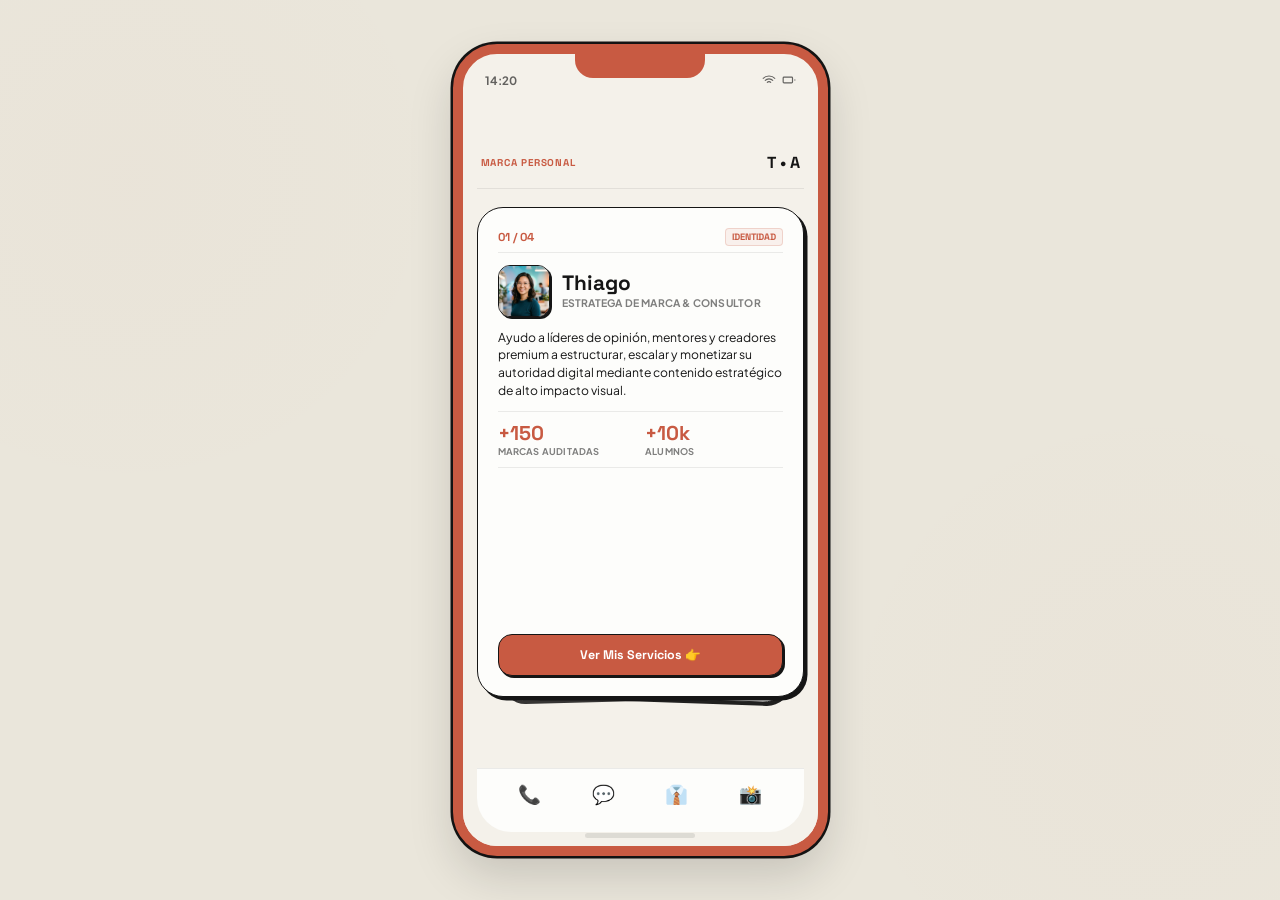
<file: propuesta_13/index.html>
<!DOCTYPE html>
<html lang="es">
<head>
    <meta charset="UTF-8">
    <meta name="viewport" content="width=device-width, initial-scale=1.0">
    <title>Thiago | Personal Brand Swipe Deck</title>
    <meta name="description" content="Propuesta 13: Tarjeta digital SPA para Marca Personal en formato de mazo de cartas tridimensional deslizante en CSS puro.">
    <!-- Google Fonts: Space Grotesk & Plus Jakarta Sans -->
    <link rel="preconnect" href="https://fonts.googleapis.com">
    <link rel="preconnect" href="https://fonts.gstatic.com" crossorigin>
    <link href="https://fonts.googleapis.com/css2?family=Space+Grotesk:wght@600;700;800&family=Plus+Jakarta+Sans:wght@500;700;800&display=swap" rel="stylesheet">
    <link rel="stylesheet" href="style.css">
</head>
<body>
    
    <!-- Outer Premium Clay Gold Smartphone Shell Mockup -->
    <div class="smartphone-shell-deck">
        <div class="smartphone-speaker"></div>
        <div class="smartphone-camera"></div>
        
        <!-- Mock Status Bar (High Contrast Dark Text) -->
        <div class="smartphone-status-bar">
            <span class="status-time">14:20</span>
            <div class="status-icons">
                <svg viewBox="0 0 24 24" fill="none" stroke="currentColor" stroke-width="2" class="status-icon">
                    <path d="M12 20h.01M8.5 16.5a5 5 0 0 1 7 0M5 13a10 10 0 0 1 14 0M1.5 9.5a15 15 0 0 1 21 0"></path>
                </svg>
                <svg viewBox="0 0 24 24" fill="none" stroke="currentColor" stroke-width="2" class="status-icon">
                    <rect width="16" height="10" x="2" y="7" rx="1.5"></rect>
                    <line x1="22" y1="11" x2="22" y2="13"></line>
                </svg>
            </div>
        </div>

        <!-- ------------------------------------------------------------- -->
        <!-- PURE CSS DECK SWIPING STATE MACHINE (RADIO TRIGGERS) -->
        <!-- ------------------------------------------------------------- -->
        <input type="radio" name="deck-flow" id="deck-card-1" checked>
        <input type="radio" name="deck-flow" id="deck-card-2">
        <input type="radio" name="deck-flow" id="deck-card-3">
        <input type="radio" name="deck-flow" id="deck-card-4">

        <!-- App Viewport Container (Tuscan Warm Canvas) -->
        <div class="app-viewport">
            
            <!-- TOP BRAND HEADER -->
            <div class="deck-brand-header">
                <span class="brand-badge">MARCA PERSONAL</span>
                <h2 class="brand-monogram">T • A</h2>
            </div>

            <!-- ------------------------------------------------------------- -->
            <!-- 3D INTERACTIVE CARD DECK STACK -->
            <!-- ------------------------------------------------------------- -->
            <div class="deck-container">
                
                <!-- CARD 1: BIO & METRICS -->
                <div class="deck-card c-1">
                    <div class="card-top-header">
                        <span class="card-num">01 / 04</span>
                        <span class="card-tag">Identidad</span>
                    </div>

                    <div class="card-profile-area">
                        <div class="avatar-deck-frame">
                            <img src="avatar.png" alt="Thiago Avatar" class="avatar-deck-img">
                        </div>
                        <div class="profile-text">
                            <h1 class="creator-name">Thiago</h1>
                            <p class="creator-subtitle">Estratega de Marca & Consultor</p>
                        </div>
                    </div>

                    <p class="creator-bio">
                        Ayudo a líderes de opinión, mentores y creadores premium a estructurar, escalar y monetizar su autoridad digital mediante contenido estratégico de alto impacto visual.
                    </p>

                    <!-- Stats Row -->
                    <div class="creator-stats-row">
                        <div class="stat-box">
                            <span class="stat-num">+150</span>
                            <span class="stat-lbl">Marcas Auditadas</span>
                        </div>
                        <div class="stat-box">
                            <span class="stat-num">+10k</span>
                            <span class="stat-lbl">Alumnos</span>
                        </div>
                    </div>

                    <label for="deck-card-2" class="deck-card-action-btn">
                        <span>Ver Mis Servicios 👉</span>
                    </label>
                </div>

                <!-- CARD 2: PREMIUM SERVICES -->
                <div class="deck-card c-2">
                    <div class="card-top-header">
                        <span class="card-num">02 / 04</span>
                        <span class="card-tag">Servicios</span>
                    </div>

                    <h2 class="section-title">Ecosistema Premium</h2>
                    <p class="section-desc">Estructuras de acompañamiento estratégico diseñadas para acelerar tu autoridad digital:</p>

                    <div class="services-list-wrapper">
                        <!-- Service Item 1 -->
                        <div class="service-item">
                            <div class="service-num">I</div>
                            <div class="service-body">
                                <h3>Consultoría Estratégica 1-1</h3>
                                <p>Auditoría completa de tu identidad visual y plan de posicionamiento.</p>
                            </div>
                        </div>

                        <!-- Service Item 2 -->
                        <div class="service-item">
                            <div class="service-num">II</div>
                            <div class="service-body">
                                <h3>Lanzamiento de Marca Personal</h3>
                                <p>Soporte llave en mano para estructurar tu oferta y captar leads.</p>
                            </div>
                        </div>

                        <!-- Service Item 3 -->
                        <div class="service-item">
                            <div class="service-num">III</div>
                            <div class="service-body">
                                <h3>Contenido de Alto Valor</h3>
                                <p>Diseño de guiones y dirección de arte para retención masiva.</p>
                            </div>
                        </div>
                    </div>

                    <label for="deck-card-3" class="deck-card-action-btn">
                        <span>Ver Casos de Éxito 👉</span>
                    </label>
                </div>

                <!-- CARD 3: TESTIMONIALS / PROOF -->
                <div class="deck-card c-3">
                    <div class="card-top-header">
                        <span class="card-num">03 / 04</span>
                        <span class="card-tag">Resultados</span>
                    </div>

                    <h2 class="section-title">Testimonios de Impacto</h2>
                    <p class="section-desc">Lo que dicen los líderes y creadores premium que han trabajado con nosotros:</p>

                    <div class="testimonials-wrapper">
                        <!-- Testimonial 1 -->
                        <div class="testimonial-bubble">
                            <p class="t-quote">"Trabajar con Thiago transformó por completo cómo presento mi mentoría. Mis ventas de alto ticket aumentaron un 65% en 3 meses."</p>
                            <span class="t-author">— Sofia Martinez, Creadora de Tecnología</span>
                        </div>

                        <!-- Testimonial 2 -->
                        <div class="testimonial-bubble">
                            <p class="t-quote">"La claridad visual y la estructura editorial que Thiago inyecta en cada proyecto es insuperable. Un antes y un después para mi marca."</p>
                            <span class="t-author">— Daniel Vargas, Consultor de Negocios</span>
                        </div>
                    </div>

                    <label for="deck-card-4" class="deck-card-action-btn">
                        <span>Agendar Sesión de Diagnóstico 👉</span>
                    </label>
                </div>

                <!-- CARD 4: BOOKING / CONTACT -->
                <div class="deck-card c-4">
                    <div class="card-top-header">
                        <span class="card-num">04 / 04</span>
                        <span class="card-tag">Contacto</span>
                    </div>

                    <h2 class="section-title">Agenda un Diagnóstico</h2>
                    <p class="section-desc">Aplica para una sesión privada gratuita de 15 minutos para analizar tu marca personal:</p>

                    <form class="deck-contact-form" onsubmit="return false;">
                        <div class="deck-form-group">
                            <input type="text" placeholder="Tu Nombre Completo..." required>
                        </div>
                        <div class="deck-form-group">
                            <input type="tel" placeholder="Tu Teléfono / WhatsApp..." required>
                        </div>
                        <div class="deck-form-group">
                            <input type="date" required>
                        </div>

                        <button type="submit" class="deck-submit-btn">
                            <span>Solicitar Diagnóstico 🏛️</span>
                        </button>
                    </form>

                    <label for="deck-card-1" class="deck-card-reset-lbl">
                        <span>🔄 Reiniciar Mazo de Tarjetas</span>
                    </label>
                </div>

            </div>

            <!-- QUICK CONTACT SOCIAL DOCK AT THE BOTTOM -->
            <div class="deck-social-dock">
                <a href="tel:+5255555555" class="social-dock-link" aria-label="Llamar direct">📞</a>
                <a href="https://wa.me/5255555555" target="_blank" rel="noopener" class="social-dock-link" aria-label="WhatsApp direct">💬</a>
                <a href="https://linkedin.com" target="_blank" rel="noopener" class="social-dock-link" aria-label="LinkedIn Profile">👔</a>
                <a href="https://instagram.com" target="_blank" rel="noopener" class="social-dock-link" aria-label="Instagram Profile">📸</a>
            </div>

        </div>

        <div class="smartphone-home-indicator"></div>
    </div>

    <!-- Script connection (Mock JS with comments as requested) -->
    <script src="app.js"></script>
</body>
</html>
</file>
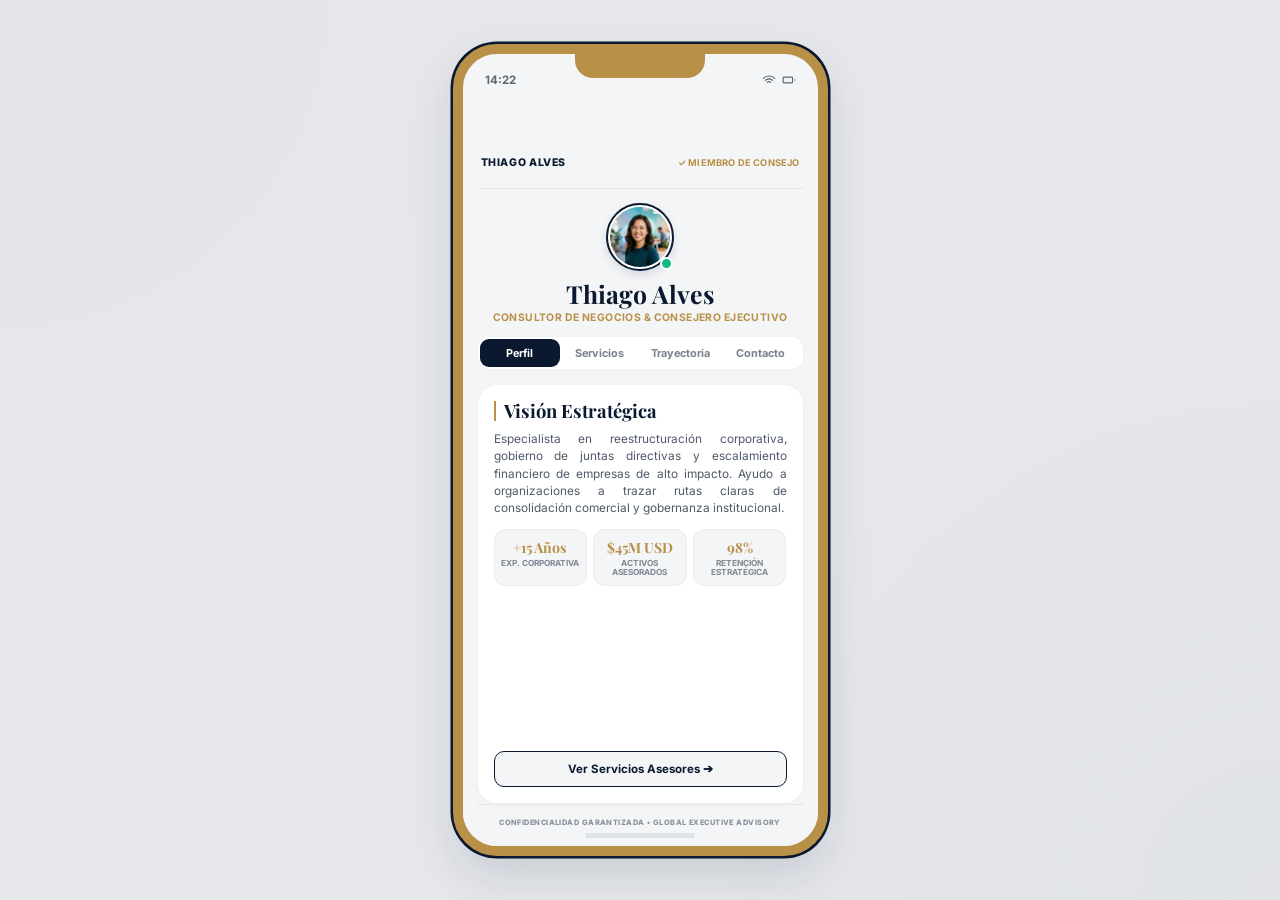
<file: propuesta_14/index.html>
<!DOCTYPE html>
<html lang="es">
<head>
    <meta charset="UTF-8">
    <meta name="viewport" content="width=device-width, initial-scale=1.0">
    <title>Thiago | Corporate Prestige Executive SPA</title>
    <meta name="description" content="Propuesta 14: Tarjeta digital SPA para Marca Personal Corporativa y Asesoría Ejecutiva en color Deep Navy y Oro Champagne en CSS puro.">
    <!-- Google Fonts: Playfair Display (Serif) & Inter (Sans-Serif) -->
    <link rel="preconnect" href="https://fonts.googleapis.com">
    <link rel="preconnect" href="https://fonts.gstatic.com" crossorigin>
    <link href="https://fonts.googleapis.com/css2?family=Playfair+Display:ital,wght@0,600;0,700;1,500&family=Inter:wght@400;500;600;700&display=swap" rel="stylesheet">
    <link rel="stylesheet" href="style.css">
</head>
<body>
    
    <!-- Outer Premium Gold Bezel Executive Smartphone Shell Mockup -->
    <div class="smartphone-shell-executive">
        <div class="smartphone-speaker"></div>
        <div class="smartphone-camera"></div>
        
        <!-- Mock Status Bar (Corporate High-Contrast Dark Text) -->
        <div class="smartphone-status-bar">
            <span class="status-time">14:22</span>
            <div class="status-icons">
                <svg viewBox="0 0 24 24" fill="none" stroke="currentColor" stroke-width="2" class="status-icon">
                    <path d="M12 20h.01M8.5 16.5a5 5 0 0 1 7 0M5 13a10 10 0 0 1 14 0M1.5 9.5a15 15 0 0 1 21 0"></path>
                </svg>
                <svg viewBox="0 0 24 24" fill="none" stroke="currentColor" stroke-width="2" class="status-icon">
                    <rect width="16" height="10" x="2" y="7" rx="1.5"></rect>
                    <line x1="22" y1="11" x2="22" y2="13"></line>
                </svg>
            </div>
        </div>

        <!-- ------------------------------------------------------------- -->
        <!-- PURE CSS CORPORATIVE STATE MACHINE (RADIO TRIGGERS) -->
        <!-- ------------------------------------------------------------- -->
        <input type="radio" name="exec-tab" id="exec-profile-trigger" checked>
        <input type="radio" name="exec-tab" id="exec-services-trigger">
        <input type="radio" name="exec-tab" id="exec-timeline-trigger">
        <input type="radio" name="exec-tab" id="exec-contact-trigger">

        <!-- App Viewport Container (Platinum Executive Canvas) -->
        <div class="app-viewport">
            
            <!-- EXECUTIVE TOP HEADER -->
            <div class="executive-brand-header">
                <span class="exec-brand-badge">THIAGO ALVES</span>
                <span class="exec-cert-badge">✓ MIEMBRO DE CONSEJO</span>
            </div>

            <!-- EXECUTIVE MAIN SUMMARY -->
            <div class="executive-profile-summary">
                <div class="exec-avatar-container">
                    <div class="exec-avatar-glow">
                        <img src="avatar.png" alt="Thiago Alves" class="exec-avatar-img">
                    </div>
                    <span class="exec-status-dot"></span>
                </div>
                <h1 class="exec-main-name">Thiago Alves</h1>
                <p class="exec-main-title">Consultor de Negocios & Consejero Ejecutivo</p>
            </div>

            <!-- HORIZONTAL BOARDROOM MENU TABS (CSS SELECTORS) -->
            <div class="boardroom-tabs-navbar">
                <label for="exec-profile-trigger" class="board-tab-btn" id="btn-profile">Perfil</label>
                <label for="exec-services-trigger" class="board-tab-btn" id="btn-services">Servicios</label>
                <label for="exec-timeline-trigger" class="board-tab-btn" id="btn-timeline">Trayectoria</label>
                <label for="exec-contact-trigger" class="board-tab-btn" id="btn-contact">Contacto</label>
            </div>

            <!-- ------------------------------------------------------------- -->
            <!-- TAB PANEL 1: EXECUTIVE PROFILE DESCRIPTION -->
            <!-- ------------------------------------------------------------- -->
            <div class="exec-panel" id="panel-profile">
                <h2 class="panel-heading-serif">Visión Estratégica</h2>
                <p class="panel-narrative">
                    Especialista en reestructuración corporativa, gobierno de juntas directivas y escalamiento financiero de empresas de alto impacto. Ayudo a organizaciones a trazar rutas claras de consolidación comercial y gobernanza institucional.
                </p>

                <!-- Clean Corporate Metrics Grid -->
                <div class="exec-metrics-grid">
                    <div class="metric-card-exec">
                        <span class="m-val">+15 Años</span>
                        <span class="m-lbl">Exp. Corporativa</span>
                    </div>
                    <div class="metric-card-exec">
                        <span class="m-val">$45M USD</span>
                        <span class="m-lbl">Activos Asesorados</span>
                    </div>
                    <div class="metric-card-exec">
                        <span class="m-val">98%</span>
                        <span class="m-lbl">Retención Estratégica</span>
                    </div>
                </div>

                <label for="exec-services-trigger" class="exec-flow-next-btn">Ver Servicios Asesores ➔</label>
            </div>

            <!-- ------------------------------------------------------------- -->
            <!-- TAB PANEL 2: ADVISORY SERVICES -->
            <!-- ------------------------------------------------------------- -->
            <div class="exec-panel" id="panel-services">
                <h2 class="panel-heading-serif">Asesoría de Alta Gama</h2>
                <p class="panel-narrative-small">Servicios estructurados bajo los más altos estándares corporativos internacionales:</p>

                <div class="exec-services-stack">
                    <!-- Service 1 -->
                    <div class="exec-service-block">
                        <h3>1. Gobierno Corporativo & Gobernanza</h3>
                        <p>Estructuración de consejos directivos, comités de auditoría y planes de sucesión ejecutiva.</p>
                    </div>

                    <!-- Service 2 -->
                    <div class="exec-service-block">
                        <h3>2. Fusiones, Adquisiciones & Alianzas</h3>
                        <p>Asesoría en valuación comercial, due diligence y estructuración de transacciones de M&A.</p>
                    </div>

                    <!-- Service 3 -->
                    <div class="exec-service-block">
                        <h3>3. Mentoría Ejecutiva de Alto Ticket</h3>
                        <p>Acompañamiento personalizado para directivos, fundadores y CEOs en toma de decisiones críticas.</p>
                    </div>
                </div>

                <label for="exec-timeline-trigger" class="exec-flow-next-btn">Ver Trayectoria Profesional ➔</label>
            </div>

            <!-- ------------------------------------------------------------- -->
            <!-- TAB PANEL 3: EXECUTIVE TIMELINE -->
            <!-- ------------------------------------------------------------- -->
            <div class="exec-panel" id="panel-timeline">
                <h2 class="panel-heading-serif">Cronología Corporativa</h2>
                
                <div class="exec-timeline-stream">
                    <!-- Milestone 1 -->
                    <div class="timeline-step">
                        <div class="step-point"></div>
                        <div class="step-details">
                            <span class="step-date">2020 - Presente</span>
                            <h3>Socio Director</h3>
                            <p class="step-company">Alves & Partners Consulting</p>
                            <p class="step-summary">Liderazgo de auditorías estratégicas y valuaciones para holdings corporativos latinoamericanos.</p>
                        </div>
                    </div>

                    <!-- Milestone 2 -->
                    <div class="timeline-step">
                        <div class="step-point"></div>
                        <div class="step-details">
                            <span class="step-date">2015 - 2020</span>
                            <h3>Director Financiero & Gobierno</h3>
                            <p class="step-company">Stratega Global Fintech</p>
                            <p class="step-summary">Diseño de la estructura corporativa y levantamiento de capital institucional Serie B.</p>
                        </div>
                    </div>
                </div>

                <label for="exec-contact-trigger" class="exec-flow-next-btn">Agendar Sesión Privada ➔</label>
            </div>

            <!-- ------------------------------------------------------------- -->
            <!-- TAB PANEL 4: SECURE EXECUTIVE CONTACT FORM -->
            <!-- ------------------------------------------------------------- -->
            <div class="exec-panel" id="panel-contact">
                <h2 class="panel-heading-serif">Canal de Contacto Seguro</h2>
                <p class="panel-narrative-small">Solicita una audiencia de diagnóstico. Las solicitudes corporativas son revisadas bajo estricto acuerdo de confidencialidad (NDA).</p>
                
                <form class="exec-secure-form" onsubmit="return false;">
                    <div class="exec-form-row">
                        <label>Nombre y Cargo Corporativo:</label>
                        <input type="text" placeholder="Ej: Ing. Sofia Martinez, CEO" required>
                    </div>

                    <div class="exec-form-row">
                        <label>Empresa u Organización:</label>
                        <input type="text" placeholder="Ej: Grupo Industrial S.A." required>
                    </div>

                    <div class="exec-form-row">
                        <label>Correo Electrónico Institucional:</label>
                        <input type="email" placeholder="ejemplo@empresa.com" required>
                    </div>

                    <button type="submit" class="exec-submit-btn">
                        <span>Enviar Solicitud de Reunión 🏛️</span>
                    </button>
                </form>

                <!-- PDF/vCard Download Button -->
                <a href="tel:+5255555555" class="exec-vcard-btn">
                    <span>📥 Descargar Tarjeta de Contacto Corporativa</span>
                </a>
            </div>

            <!-- BRAND PRESTIGE FOOTER BLOCK -->
            <div class="executive-prestige-footer">
                <span class="footer-prestige-lbl">CONFIDENCIALIDAD GARANTIZADA • GLOBAL EXECUTIVE ADVISORY</span>
            </div>

        </div>

        <div class="smartphone-home-indicator"></div>
    </div>

    <!-- Script connection (Mock JS with comments as requested) -->
    <script src="app.js"></script>
</body>
</html>
</file>
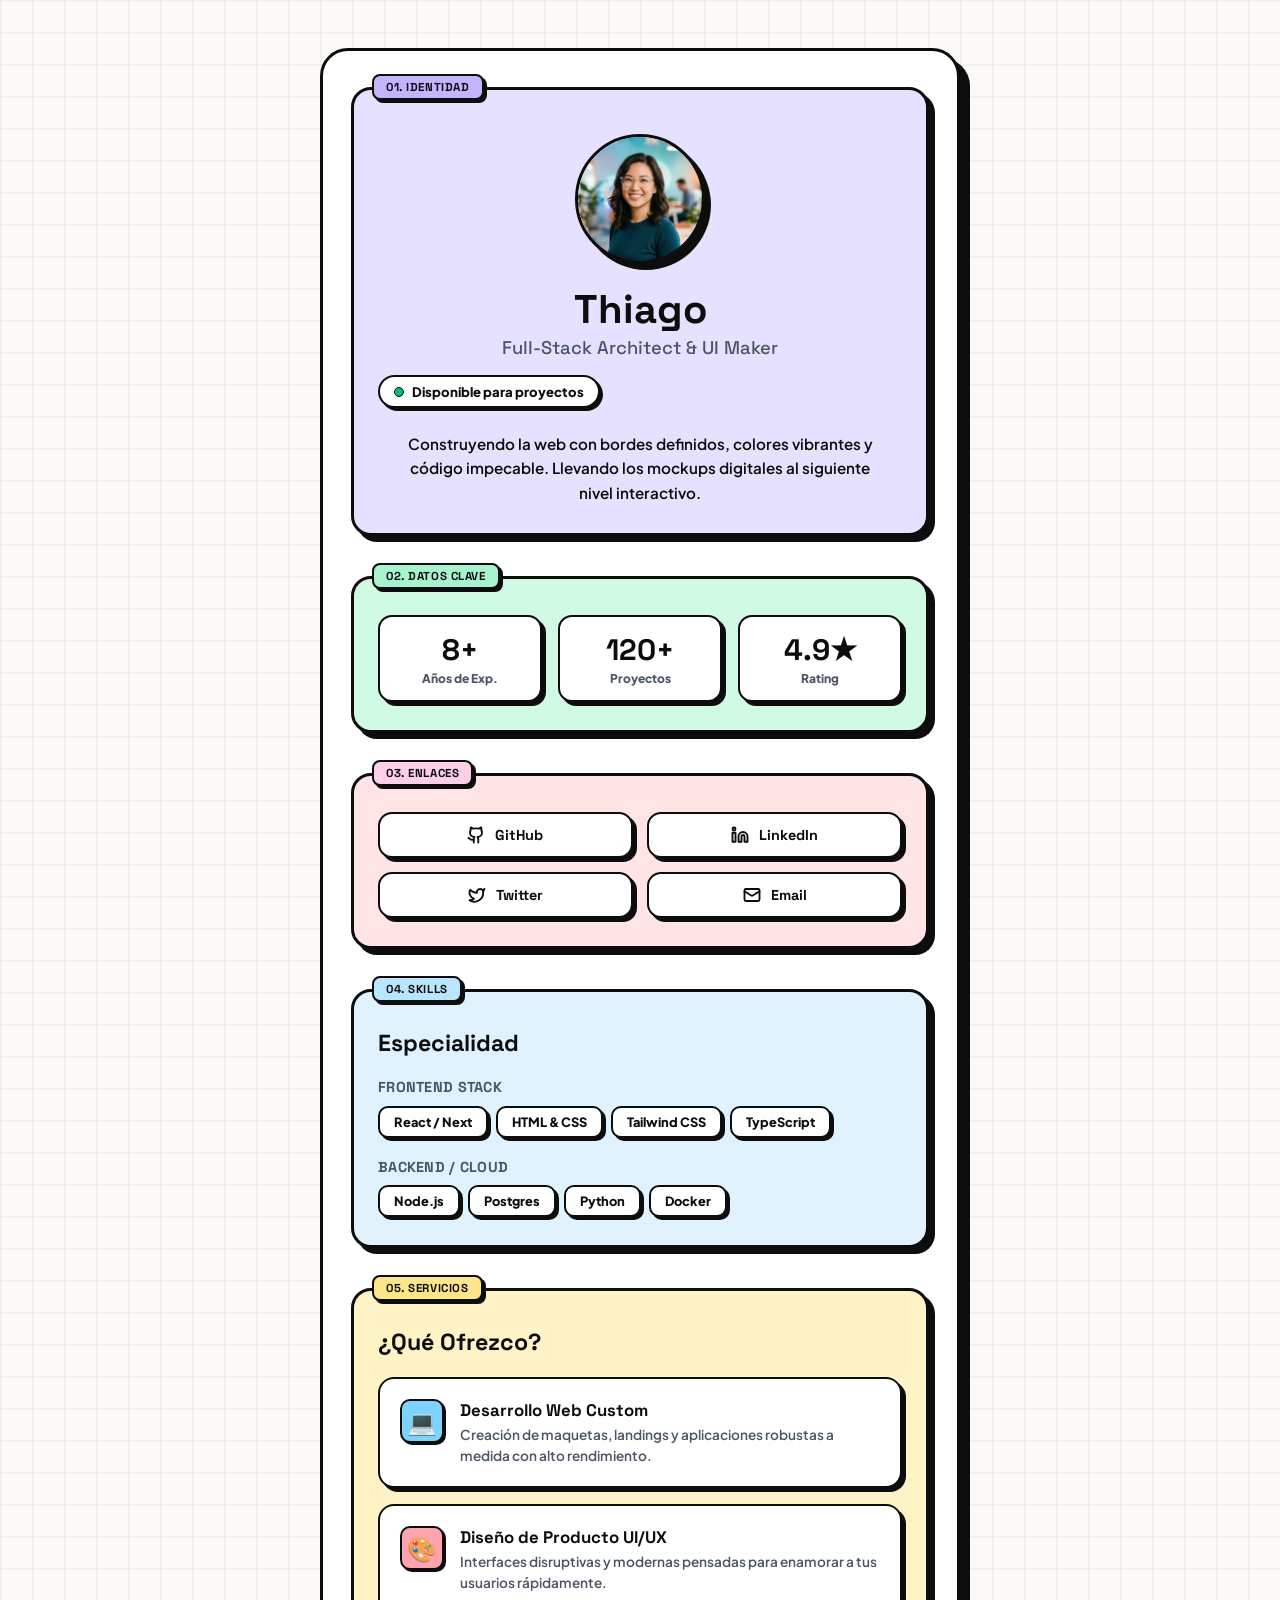
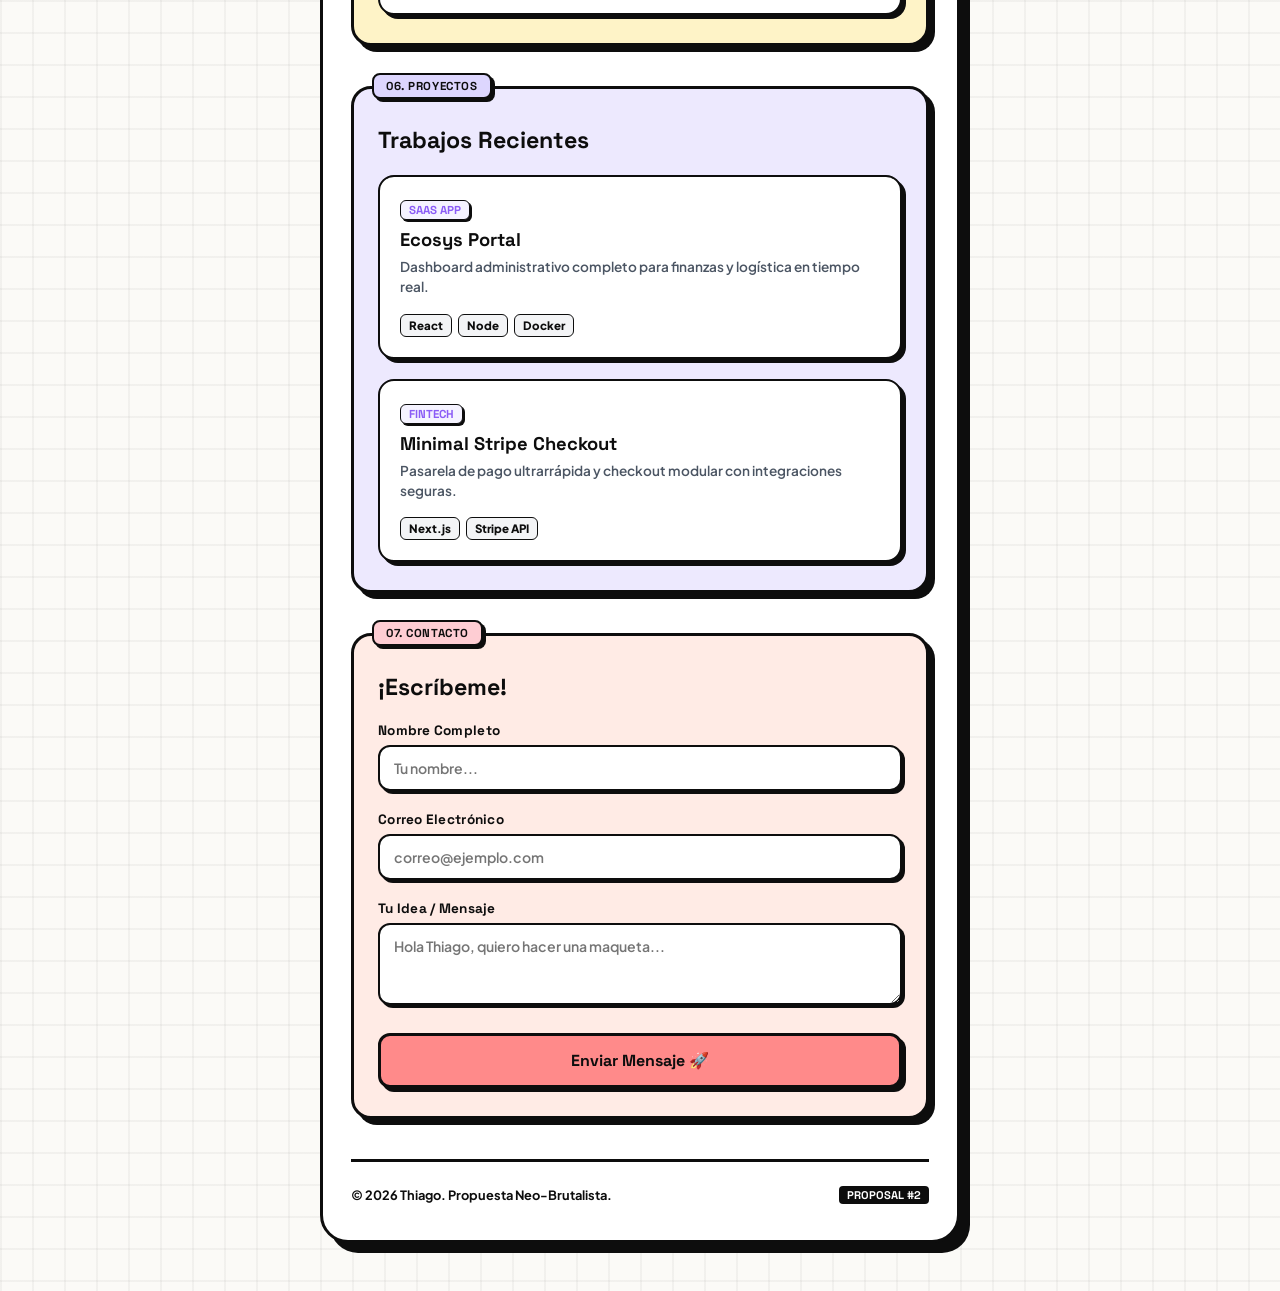
<file: propuesta_2/index.html>
<!DOCTYPE html>
<html lang="es">
<head>
    <meta charset="UTF-8">
    <meta name="viewport" content="width=device-width, initial-scale=1.0">
    <title>Thiago | Tarjeta Digital - Neo-Brutalist SPA Mockup</title>
    <meta name="description" content="Propuesta 2: Tarjeta digital SPA en estilo Neo-Brutalista, con paleta pastel color-coded, bordes definidos y tipografía de alto impacto.">
    <!-- Google Fonts: Space Grotesk (Bold Display) & Plus Jakarta Sans -->
    <link rel="preconnect" href="https://fonts.googleapis.com">
    <link rel="preconnect" href="https://fonts.gstatic.com" crossorigin>
    <link href="https://fonts.googleapis.com/css2?family=Space+Grotesk:wght@500;700&family=Plus+Jakarta+Sans:wght@400;600;800&display=swap" rel="stylesheet">
    <link rel="stylesheet" href="style.css">
</head>
<body>
    <div class="neo-container">
        <!-- Main Card Container -->
        <main class="neo-card-wrapper" id="spa-neo-card">
            
            <!-- PROFILE BLOCK (Theme: Neo Lavender) -->
            <!-- Defined by a solid Lavender pastel background and thick offset shadow -->
            <header class="neo-block block-profile" id="neo-profile">
                <span class="neo-label label-lavender">01. Identidad</span>
                
                <!-- Avatar Circular: Styled in solid circular double borders -->
                <div class="neo-avatar-wrapper" id="neo-avatar">
                    <div class="avatar-shadow-backing"></div>
                    <img src="avatar.png" alt="Thiago Neo Avatar" class="neo-avatar-img">
                </div>

                <h1 class="neo-name" id="neo-title">Thiago</h1>
                <p class="neo-subtitle" id="neo-job">Full-Stack Architect & UI Maker</p>
                
                <div class="neo-status" id="neo-status-badge">
                    <span class="status-circle"></span>
                    <span>Disponible para proyectos</span>
                </div>

                <p class="neo-bio" id="neo-description">Construyendo la web con bordes definidos, colores vibrantes y código impecable. Llevando los mockups digitales al siguiente nivel interactivo.</p>
            </header>

            <!-- STATS BLOCK (Theme: Neo Mint) -->
            <!-- Color-coded in Mint Green to represent metrics and track records -->
            <section class="neo-block block-stats" id="neo-stats">
                <span class="neo-label label-mint">02. Datos Clave</span>
                <div class="stats-row">
                    <div class="stat-box" id="neo-stat-exp">
                        <span class="num">8+</span>
                        <span class="lbl">Años de Exp.</span>
                    </div>
                    <div class="stat-box" id="neo-stat-projs">
                        <span class="num">120+</span>
                        <span class="lbl">Proyectos</span>
                    </div>
                    <div class="stat-box" id="neo-stat-rate">
                        <span class="num">4.9★</span>
                        <span class="lbl">Rating</span>
                    </div>
                </div>
            </section>

            <!-- SOCIALS BLOCK (Theme: Neo Rose) -->
            <!-- Color-coded in Rose Pink for digital connections -->
            <nav class="neo-block block-socials" id="neo-socials" aria-label="Enlaces Sociales">
                <span class="neo-label label-rose">03. Enlaces</span>
                <div class="neo-social-grid">
                    <a href="https://github.com" target="_blank" rel="noopener noreferrer" class="neo-btn btn-github" id="neo-github">
                        <svg class="neo-icon" viewBox="0 0 24 24" fill="none" stroke="currentColor" stroke-width="2.5" stroke-linecap="round" stroke-linejoin="round">
                            <path d="M15 22v-4a4.8 4.8 0 0 0-1-3.5c3 0 6-2 6-5.5.08-1.25-.27-2.48-1-3.5.28-1.15.28-2.35 0-3.5 0 0-1 0-3 1.5-2.64-.5-5.36-.5-8 0C6 2 5 2 5 2c-.3 1.15-.3 2.35 0 3.5A5.403 5.403 0 0 0 4 9c0 3.5 3 5.5 6 5.5-.39.49-.68 1.05-.85 1.65-.17.6-.22 1.23-.15 1.85v4"></path>
                            <path d="M9 18c-4.51 2-5-2-7-2"></path>
                        </svg>
                        <span>GitHub</span>
                    </a>

                    <a href="https://linkedin.com" target="_blank" rel="noopener noreferrer" class="neo-btn btn-linkedin" id="neo-linkedin">
                        <svg class="neo-icon" viewBox="0 0 24 24" fill="none" stroke="currentColor" stroke-width="2.5" stroke-linecap="round" stroke-linejoin="round">
                            <path d="M16 8a6 6 0 0 1 6 6v7h-4v-7a2 2 0 0 0-2-2 2 2 0 0 0-2 2v7h-4v-7a6 6 0 0 1 6-6z"></path>
                            <rect x="2" y="9" width="4" height="12"></rect>
                            <circle cx="4" cy="4" r="2"></circle>
                        </svg>
                        <span>LinkedIn</span>
                    </a>

                    <a href="https://twitter.com" target="_blank" rel="noopener noreferrer" class="neo-btn btn-twitter" id="neo-twitter">
                        <svg class="neo-icon" viewBox="0 0 24 24" fill="none" stroke="currentColor" stroke-width="2.5" stroke-linecap="round" stroke-linejoin="round">
                            <path d="M22 4s-.7 2.1-2 3.4c1.6 10-9.4 17.3-18 11.6 2.2.1 4.4-.6 6-2C3 15.5.5 9.6 3 5c2.2 2.6 5.6 4.1 9 4-.9-4.2 4-6.6 7-3.8 1.1 0 3-1.2 3-1.2z"></path>
                        </svg>
                        <span>Twitter</span>
                    </a>

                    <a href="mailto:hola@thiago.dev" class="neo-btn btn-email" id="neo-email">
                        <svg class="neo-icon" viewBox="0 0 24 24" fill="none" stroke="currentColor" stroke-width="2.5" stroke-linecap="round" stroke-linejoin="round">
                            <rect width="20" height="16" x="2" y="4" rx="2"></rect>
                            <path d="m22 7-8.97 5.7a1.94 1.94 0 0 1-2.06 0L2 7"></path>
                        </svg>
                        <span>Email</span>
                    </a>
                </div>
            </nav>

            <!-- SKILLS BLOCK (Theme: Neo Sky Blue) -->
            <!-- Color-coded in Sky Blue for technology tags -->
            <section class="neo-block block-skills" id="neo-skills">
                <span class="neo-label label-sky">04. Skills</span>
                <h2 class="neo-section-title">Especialidad</h2>
                
                <div class="skills-wrap">
                    <div class="skill-group" id="neo-front-skills">
                        <h3 class="skill-subtitle">Frontend Stack</h3>
                        <div class="neo-pills">
                            <span class="neo-pill">React / Next</span>
                            <span class="neo-pill">HTML & CSS</span>
                            <span class="neo-pill">Tailwind CSS</span>
                            <span class="neo-pill">TypeScript</span>
                        </div>
                    </div>

                    <div class="skill-group" id="neo-back-skills">
                        <h3 class="skill-subtitle">Backend / Cloud</h3>
                        <div class="neo-pills">
                            <span class="neo-pill">Node.js</span>
                            <span class="neo-pill">Postgres</span>
                            <span class="neo-pill">Python</span>
                            <span class="neo-pill">Docker</span>
                        </div>
                    </div>
                </div>
            </section>

            <!-- SERVICES BLOCK (Theme: Neo Gold) -->
            <!-- Color-coded in Gold/Yellow to represent business solutions -->
            <section class="neo-block block-services" id="neo-services">
                <span class="neo-label label-gold">05. Servicios</span>
                <h2 class="neo-section-title">¿Qué Ofrezco?</h2>
                
                <div class="services-column">
                    <div class="service-box" id="neo-service-dev">
                        <div class="service-box-icon code-color">💻</div>
                        <div class="service-box-text">
                            <h3>Desarrollo Web Custom</h3>
                            <p>Creación de maquetas, landings y aplicaciones robustas a medida con alto rendimiento.</p>
                        </div>
                    </div>

                    <div class="service-box" id="neo-service-ux">
                        <div class="service-box-icon design-color">🎨</div>
                        <div class="service-box-text">
                            <h3>Diseño de Producto UI/UX</h3>
                            <p>Interfaces disruptivas y modernas pensadas para enamorar a tus usuarios rápidamente.</p>
                        </div>
                    </div>
                </div>
            </section>

            <!-- PROJECTS BLOCK (Theme: Neo Violet) -->
            <!-- Color-coded in Violet for the portfolio archive -->
            <section class="neo-block block-portfolio" id="neo-portfolio">
                <span class="neo-label label-violet">06. Proyectos</span>
                <h2 class="neo-section-title">Trabajos Recientes</h2>
                
                <div class="portfolio-list">
                    <article class="neo-project-item" id="neo-project-dashboard">
                        <span class="project-category-tag">SaaS App</span>
                        <h3>Ecosys Portal</h3>
                        <p>Dashboard administrativo completo para finanzas y logística en tiempo real.</p>
                        <div class="neo-project-tech">
                            <span>React</span>
                            <span>Node</span>
                            <span>Docker</span>
                        </div>
                    </article>

                    <article class="neo-project-item" id="neo-project-stripe">
                        <span class="project-category-tag">Fintech</span>
                        <h3>Minimal Stripe Checkout</h3>
                        <p>Pasarela de pago ultrarrápida y checkout modular con integraciones seguras.</p>
                        <div class="neo-project-tech">
                            <span>Next.js</span>
                            <span>Stripe API</span>
                        </div>
                    </article>
                </div>
            </section>

            <!-- CONTACT FORM BLOCK (Theme: Neo Salmon/Coral) -->
            <!-- Color-coded in Coral to command interaction and messaging -->
            <section class="neo-block block-contact" id="neo-contact">
                <span class="neo-label label-coral">07. Contacto</span>
                <h2 class="neo-section-title">¡Escríbeme!</h2>
                
                <form class="neo-form" id="neo-contact-form" onsubmit="return false;">
                    <div class="neo-input-group" id="neo-name-group">
                        <label for="neo-name-input">Nombre Completo</label>
                        <input type="text" id="neo-name-input" placeholder="Tu nombre..." required>
                    </div>

                    <div class="neo-input-group" id="neo-email-group">
                        <label for="neo-email-input">Correo Electrónico</label>
                        <input type="email" id="neo-email-input" placeholder="correo@ejemplo.com" required>
                    </div>

                    <div class="neo-input-group" id="neo-message-group">
                        <label for="neo-message-input">Tu Idea / Mensaje</label>
                        <textarea id="neo-message-input" rows="3" placeholder="Hola Thiago, quiero hacer una maqueta..." required></textarea>
                    </div>

                    <button type="submit" class="neo-submit-btn" id="neo-submit">
                        <span>Enviar Mensaje 🚀</span>
                    </button>
                </form>
            </section>

            <!-- FOOTER IN CARD -->
            <footer class="neo-footer" id="neo-footer-section">
                <p>&copy; 2026 Thiago. Propuesta Neo-Brutalista.</p>
                <div class="neo-footer-tag">PROPOSAL #2</div>
            </footer>
        </main>
    </div>

    <script src="app.js"></script>
</body>
</html>
</file>
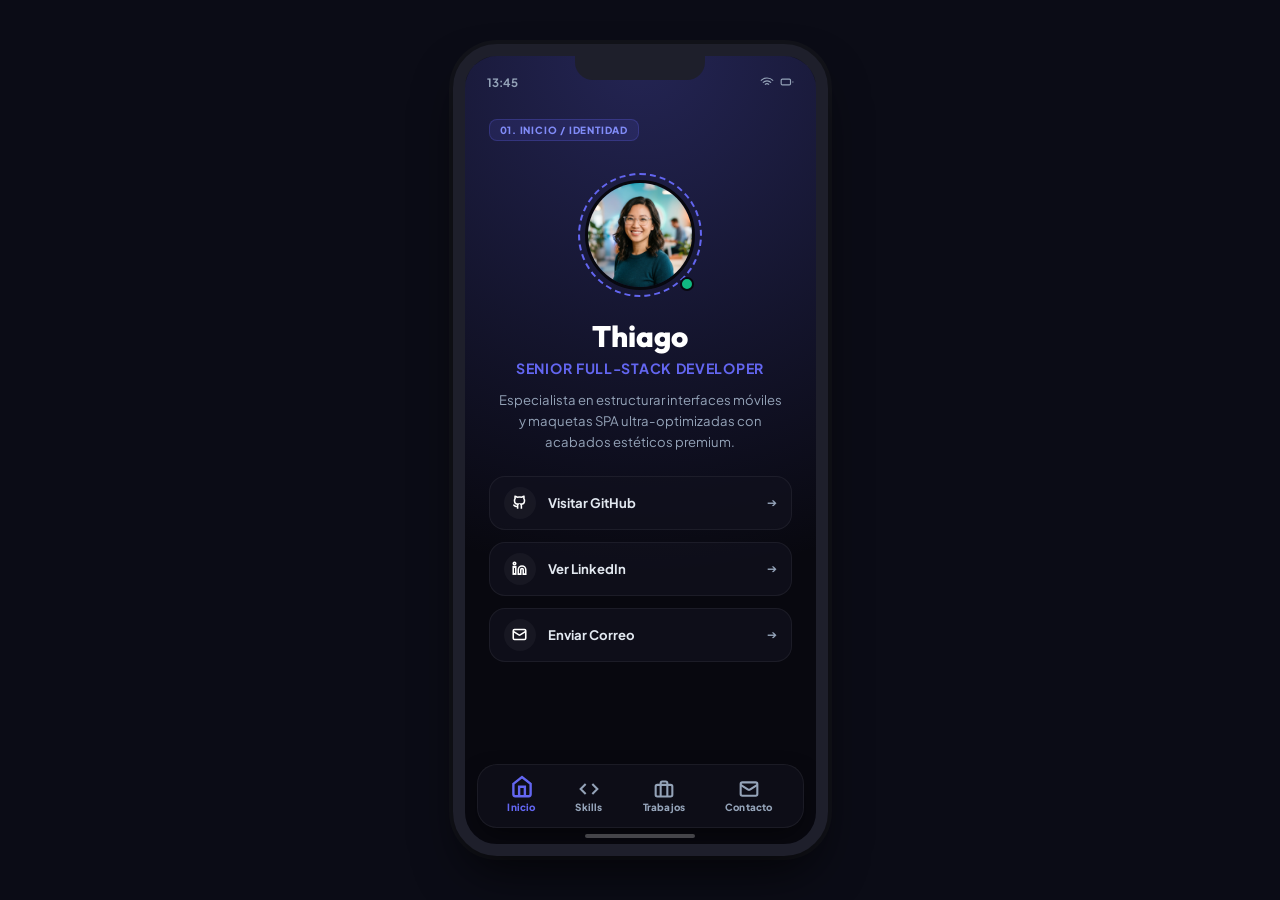
<file: propuesta_3/index.html>
<!DOCTYPE html>
<html lang="es">
<head>
    <meta charset="UTF-8">
    <meta name="viewport" content="width=device-width, initial-scale=1.0">
    <title>Thiago | Smartphone SPA Card</title>
    <meta name="description" content="Propuesta 3: Tarjeta de presentación digital adaptada al tamaño exacto de un smartphone. SPA interactiva con navegación por pestañas en CSS puro.">
    <!-- Google Fonts: Outfit & Plus Jakarta Sans -->
    <link rel="preconnect" href="https://fonts.googleapis.com">
    <link rel="preconnect" href="https://fonts.gstatic.com" crossorigin>
    <link href="https://fonts.googleapis.com/css2?family=Outfit:wght@400;600;800&family=Plus+Jakarta+Sans:wght@400;500;700;800&display=swap" rel="stylesheet">
    <link rel="stylesheet" href="style.css">
</head>
<body>
    
    <!-- Outer Smartphone Mockup Shell -->
    <div class="smartphone-shell">
        <div class="smartphone-speaker"></div>
        <div class="smartphone-camera"></div>
        
        <!-- Mock Status Bar -->
        <div class="smartphone-status-bar">
            <span class="status-time">13:45</span>
            <div class="status-icons">
                <!-- Wifi Icon -->
                <svg viewBox="0 0 24 24" fill="none" stroke="currentColor" stroke-width="2" class="status-icon">
                    <path d="M12 20h.01M8.5 16.5a5 5 0 0 1 7 0M5 13a10 10 0 0 1 14 0M1.5 9.5a15 15 0 0 1 21 0"></path>
                </svg>
                <!-- Battery Icon -->
                <svg viewBox="0 0 24 24" fill="none" stroke="currentColor" stroke-width="2" class="status-icon">
                    <rect width="16" height="10" x="2" y="7" rx="2"></rect>
                    <line x1="22" y1="11" x2="22" y2="13"></line>
                </svg>
            </div>
        </div>

        <!-- ------------------------------------------------------------- -->
        <!-- PURE CSS SPA CONTROLLER (HIDDEN RADIO INPUTS) -->
        <!-- ------------------------------------------------------------- -->
        <input type="radio" name="mobile-spa-tab" id="tab-home-trigger" checked>
        <input type="radio" name="mobile-spa-tab" id="tab-skills-trigger">
        <input type="radio" name="mobile-spa-tab" id="tab-portfolio-trigger">
        <input type="radio" name="mobile-spa-tab" id="tab-contact-trigger">

        <!-- Glowing background aura that shifts based on the selected tab trigger -->
        <div class="app-glow-bg"></div>

        <!-- Inner App Canvas Container -->
        <div class="app-viewport">
            
            <!-- ------------------------------------------------------------- -->
            <!-- TAB 1: INICIO / PROFILE (Theme: Indigo) -->
            <!-- ------------------------------------------------------------- -->
            <article class="app-tab-panel" id="panel-home">
                <div class="tab-header-tag tag-indigo">01. Inicio / Identidad</div>
                
                <!-- Circular Avatar inside Instagram-style active story ring -->
                <div class="app-avatar-wrapper" id="profile-avatar">
                    <div class="story-ring"></div>
                    <img src="avatar.png" alt="Thiago Mobile Avatar" class="app-avatar-img">
                    <div class="active-dot"></div>
                </div>

                <div class="app-profile-info">
                    <h1 class="app-name">Thiago</h1>
                    <p class="app-title-text">Senior Full-Stack Developer</p>
                    <p class="app-bio">Especialista en estructurar interfaces móviles y maquetas SPA ultra-optimizadas con acabados estéticos premium.</p>
                </div>

                <!-- Fast Contact Buttons -->
                <div class="app-social-stack" id="social-fast-links">
                    <a href="https://github.com" target="_blank" rel="noopener" class="app-social-row row-github">
                        <span class="icon-circle">
                            <svg viewBox="0 0 24 24" fill="none" stroke="currentColor" stroke-width="2.5"><path d="M15 22v-4a4.8 4.8 0 0 0-1-3.5c3 0 6-2 6-5.5.08-1.25-.27-2.48-1-3.5.28-1.15.28-2.35 0-3.5 0 0-1 0-3 1.5-2.64-.5-5.36-.5-8 0C6 2 5 2 5 2c-.3 1.15-.3 2.35 0 3.5A5.403 5.403 0 0 0 4 9c0 3.5 3 5.5 6 5.5-.39.49-.68 1.05-.85 1.65-.17.6-.22 1.23-.15 1.85v4"></path><path d="M9 18c-4.51 2-5-2-7-2"></path></svg>
                        </span>
                        <span class="row-label">Visitar GitHub</span>
                        <span class="row-arrow">➔</span>
                    </a>
                    
                    <a href="https://linkedin.com" target="_blank" rel="noopener" class="app-social-row row-linkedin">
                        <span class="icon-circle">
                            <svg viewBox="0 0 24 24" fill="none" stroke="currentColor" stroke-width="2.5"><path d="M16 8a6 6 0 0 1 6 6v7h-4v-7a2 2 0 0 0-2-2 2 2 0 0 0-2 2v7h-4v-7a6 6 0 0 1 6-6z"></path><rect x="2" y="9" width="4" height="12"></rect><circle cx="4" cy="4" r="2"></circle></svg>
                        </span>
                        <span class="row-label">Ver LinkedIn</span>
                        <span class="row-arrow">➔</span>
                    </a>

                    <a href="mailto:hola@thiago.dev" class="app-social-row row-email">
                        <span class="icon-circle">
                            <svg viewBox="0 0 24 24" fill="none" stroke="currentColor" stroke-width="2.5"><rect width="20" height="16" x="2" y="4" rx="2"></rect><path d="m22 7-8.97 5.7a1.94 1.94 0 0 1-2.06 0L2 7"></path></svg>
                        </span>
                        <span class="row-label">Enviar Correo</span>
                        <span class="row-arrow">➔</span>
                    </a>
                </div>
            </article>

            <!-- ------------------------------------------------------------- -->
            <!-- TAB 2: SKILLS & STATS (Theme: Emerald) -->
            <!-- ------------------------------------------------------------- -->
            <article class="app-tab-panel" id="panel-skills">
                <div class="tab-header-tag tag-emerald">02. Habilidades y Métricas</div>
                
                <h2 class="panel-title">Métricas</h2>
                <div class="app-stats-row" id="stats-app-grid">
                    <div class="app-stat-box">
                        <span class="val">8+</span>
                        <span class="lbl">Años Exp</span>
                    </div>
                    <div class="app-stat-box">
                        <span class="val">120+</span>
                        <span class="lbl">Proyectos</span>
                    </div>
                    <div class="app-stat-box">
                        <span class="val">4.9★</span>
                        <span class="lbl">Rating</span>
                    </div>
                </div>

                <h2 class="panel-title" style="margin-top: 1.5rem;">Core Stack</h2>
                <div class="app-skills-scrollable">
                    <div class="app-skill-category" id="app-skills-tech">
                        <h3>Frontend</h3>
                        <div class="app-pills-container">
                            <span class="app-pill">React</span>
                            <span class="app-pill">Next.js</span>
                            <span class="app-pill">TypeScript</span>
                            <span class="app-pill">Tailwind</span>
                        </div>
                    </div>
                    
                    <div class="app-skill-category" id="app-skills-back" style="margin-top: 1rem;">
                        <h3>Backend & Devops</h3>
                        <div class="app-pills-container">
                            <span class="app-pill">Node.js</span>
                            <span class="app-pill">Python</span>
                            <span class="app-pill">Postgres</span>
                            <span class="app-pill">Docker</span>
                        </div>
                    </div>
                </div>
            </article>

            <!-- ------------------------------------------------------------- -->
            <!-- TAB 3: PORTFOLIO / WORK (Theme: Gold) -->
            <!-- ------------------------------------------------------------- -->
            <article class="app-tab-panel" id="panel-portfolio">
                <div class="tab-header-tag tag-gold">03. Portafolio / Proyectos</div>
                
                <h2 class="panel-title">Trabajos</h2>
                <p class="panel-desc">Desliza o lee sobre mis productos interactivos listos.</p>
                
                <div class="app-portfolio-stack" id="portfolio-app-list">
                    <div class="app-project-card card-first">
                        <span class="proj-type">SaaS</span>
                        <h3>Ecosys Suite</h3>
                        <p>Dashboard de operaciones e inventario financiero integrado.</p>
                        <div class="proj-badges">
                            <span>React</span>
                            <span>Docker</span>
                        </div>
                    </div>

                    <div class="app-project-card card-second">
                        <span class="proj-type">Fintech</span>
                        <h3>Stripe Gateway</h3>
                        <p>checkout modular SPA de alta velocidad de respuesta.</p>
                        <div class="proj-badges">
                            <span>Next.js</span>
                            <span>Stripe</span>
                        </div>
                    </div>
                </div>
            </article>

            <!-- ------------------------------------------------------------- -->
            <!-- TAB 4: CONTACTO (Theme: Coral) -->
            <!-- ------------------------------------------------------------- -->
            <article class="app-tab-panel" id="panel-contact">
                <div class="tab-header-tag tag-coral">04. Contacto</div>
                
                <h2 class="panel-title">¡Escríbeme!</h2>
                <p class="panel-desc">Envíame un mensaje y colaboremos en tu próximo desarrollo.</p>

                <form class="app-form" id="app-contact-form" onsubmit="return false;">
                    <div class="app-input-group" id="field-name">
                        <input type="text" id="app-name-in" placeholder="Nombre" required>
                    </div>

                    <div class="app-input-group" id="field-email">
                        <input type="email" id="app-email-in" placeholder="Email" required>
                    </div>

                    <div class="app-input-group" id="field-msg">
                        <textarea id="app-msg-in" rows="3" placeholder="Mensaje..." required></textarea>
                    </div>

                    <button type="submit" class="app-submit-btn" id="app-submit">
                        <span>Enviar Mensaje 🚀</span>
                    </button>
                </form>
            </article>

        </div>

        <!-- ------------------------------------------------------------- -->
        <!-- BOTTOM STICKY NAVIGATION BAR (Active color shifts on triggers) -->
        <!-- ------------------------------------------------------------- -->
        <nav class="smartphone-nav-bar" id="app-tabs-nav" aria-label="Menú Móvil">
            <!-- Icon 1: Inicio -->
            <label for="tab-home-trigger" class="nav-item item-home" id="nav-lbl-home">
                <svg viewBox="0 0 24 24" fill="none" stroke="currentColor" stroke-width="2.5" class="nav-icon">
                    <path d="m3 9 9-7 9 7v11a2 2 0 0 1-2 2H5a2 2 0 0 1-2-2z"></path>
                    <polyline points="9 22 9 12 15 12 15 22"></polyline>
                </svg>
                <span class="nav-text">Inicio</span>
            </label>

            <!-- Icon 2: Skills -->
            <label for="tab-skills-trigger" class="nav-item item-skills" id="nav-lbl-skills">
                <svg viewBox="0 0 24 24" fill="none" stroke="currentColor" stroke-width="2.5" class="nav-icon">
                    <polyline points="16 18 22 12 16 6"></polyline>
                    <polyline points="8 6 2 12 8 18"></polyline>
                </svg>
                <span class="nav-text">Skills</span>
            </label>

            <!-- Icon 3: Portfolio -->
            <label for="tab-portfolio-trigger" class="nav-item item-portfolio" id="nav-lbl-portfolio">
                <svg viewBox="0 0 24 24" fill="none" stroke="currentColor" stroke-width="2.5" class="nav-icon">
                    <rect x="2" y="7" width="20" height="14" rx="2" ry="2"></rect>
                    <path d="M16 21V5a2 2 0 0 0-2-2h-4a2 2 0 0 0-2 2v16"></path>
                </svg>
                <span class="nav-text">Trabajos</span>
            </label>

            <!-- Icon 4: Contacto -->
            <label for="tab-contact-trigger" class="nav-item item-contact" id="nav-lbl-contact">
                <svg viewBox="0 0 24 24" fill="none" stroke="currentColor" stroke-width="2.5" class="nav-icon">
                    <rect width="20" height="16" x="2" y="4" rx="2"></rect>
                    <path d="m22 7-8.97 5.7a1.94 1.94 0 0 1-2.06 0L2 7"></path>
                </svg>
                <span class="nav-text">Contacto</span>
            </label>
        </nav>

        <!-- Smartphone bottom home indicator bar -->
        <div class="smartphone-home-indicator"></div>
    </div>

    <!-- Script connection (Mock JS with comments as requested) -->
    <script src="app.js"></script>
</body>
</html>
</file>
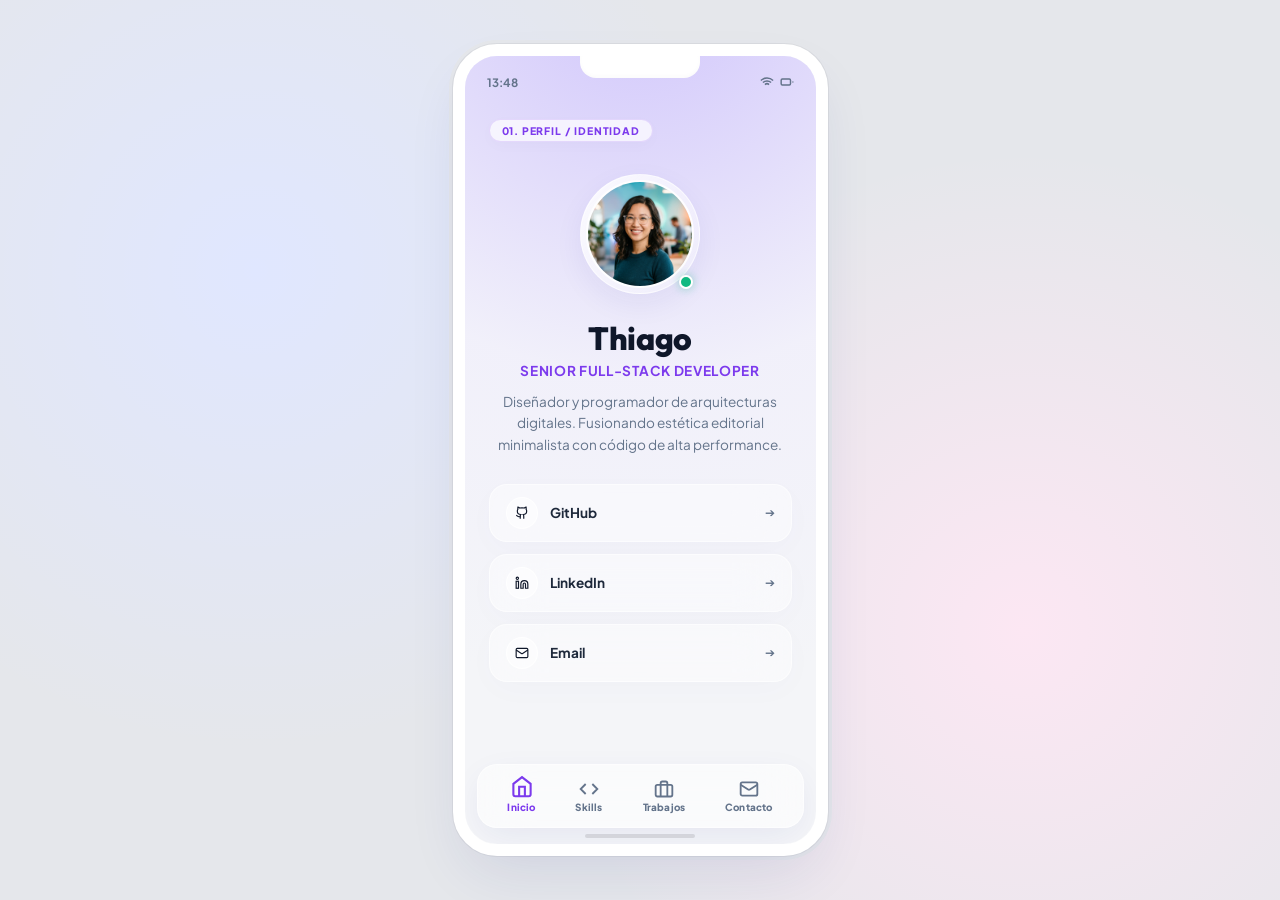
<file: propuesta_4/index.html>
<!DOCTYPE html>
<html lang="es">
<head>
    <meta charset="UTF-8">
    <meta name="viewport" content="width=device-width, initial-scale=1.0">
    <title>Thiago | Frosted Aurora Smartphone Card</title>
    <meta name="description" content="Propuesta 4: Tarjeta SPA móvil premium. Estilo Light Glassmorphism con fondos fluidos de aurora y navegación táctil en CSS puro.">
    <!-- Google Fonts: Outfit & Plus Jakarta Sans -->
    <link rel="preconnect" href="https://fonts.googleapis.com">
    <link rel="preconnect" href="https://fonts.gstatic.com" crossorigin>
    <link href="https://fonts.googleapis.com/css2?family=Outfit:wght@400;600;800&family=Plus+Jakarta+Sans:wght@400;500;700;800&display=swap" rel="stylesheet">
    <link rel="stylesheet" href="style.css">
</head>
<body>
    
    <!-- Outer Pristine White Titanium Smartphone Mockup Shell -->
    <div class="smartphone-shell-white">
        <div class="smartphone-speaker"></div>
        <div class="smartphone-camera"></div>
        
        <!-- Mock Status Bar -->
        <div class="smartphone-status-bar">
            <span class="status-time">13:48</span>
            <div class="status-icons">
                <!-- Wifi Icon -->
                <svg viewBox="0 0 24 24" fill="none" stroke="currentColor" stroke-width="2.5" class="status-icon">
                    <path d="M12 20h.01M8.5 16.5a5 5 0 0 1 7 0M5 13a10 10 0 0 1 14 0M1.5 9.5a15 15 0 0 1 21 0"></path>
                </svg>
                <!-- Battery Icon -->
                <svg viewBox="0 0 24 24" fill="none" stroke="currentColor" stroke-width="2.5" class="status-icon">
                    <rect width="16" height="10" x="2" y="7" rx="2"></rect>
                    <line x1="22" y1="11" x2="22" y2="13"></line>
                </svg>
            </div>
        </div>

        <!-- ------------------------------------------------------------- -->
        <!-- PURE CSS SPA CONTROLLER (HIDDEN RADIO INPUTS) -->
        <!-- ------------------------------------------------------------- -->
        <input type="radio" name="glass-spa-tab" id="tab-home-trigger" checked>
        <input type="radio" name="glass-spa-tab" id="tab-skills-trigger">
        <input type="radio" name="glass-spa-tab" id="tab-portfolio-trigger">
        <input type="radio" name="glass-spa-tab" id="tab-contact-trigger">

        <!-- Dynamic fluid pastel background shifting according to active inputs -->
        <div class="app-aurora-bg"></div>

        <!-- Inner App Canvas Viewport -->
        <div class="app-viewport">
            
            <!-- ------------------------------------------------------------- -->
            <!-- TAB 1: INICIO (Theme: Pastel Lavender) -->
            <!-- ------------------------------------------------------------- -->
            <article class="app-tab-panel" id="panel-home">
                <div class="tab-header-tag tag-lavender">01. Perfil / Identidad</div>
                
                <!-- Circular Avatar inside frosted double glass rings -->
                <div class="app-avatar-wrapper" id="profile-avatar">
                    <img src="avatar.png" alt="Thiago White Glass Avatar" class="app-avatar-img">
                    <div class="active-pulse-dot"></div>
                </div>

                <div class="app-profile-info">
                    <h1 class="app-name">Thiago</h1>
                    <p class="app-title-text">Senior Full-Stack Developer</p>
                    <p class="app-bio">Diseñador y programador de arquitecturas digitales. Fusionando estética editorial minimalista con código de alta performance.</p>
                </div>

                <!-- Sleek Social Links List -->
                <div class="app-social-stack" id="social-fast-links">
                    <a href="https://github.com" target="_blank" rel="noopener" class="app-social-row row-github">
                        <span class="icon-circle">
                            <svg viewBox="0 0 24 24" fill="none" stroke="currentColor" stroke-width="2"><path d="M15 22v-4a4.8 4.8 0 0 0-1-3.5c3 0 6-2 6-5.5.08-1.25-.27-2.48-1-3.5.28-1.15.28-2.35 0-3.5 0 0-1 0-3 1.5-2.64-.5-5.36-.5-8 0C6 2 5 2 5 2c-.3 1.15-.3 2.35 0 3.5A5.403 5.403 0 0 0 4 9c0 3.5 3 5.5 6 5.5-.39.49-.68 1.05-.85 1.65-.17.6-.22 1.23-.15 1.85v4"></path><path d="M9 18c-4.51 2-5-2-7-2"></path></svg>
                        </span>
                        <span class="row-label">GitHub</span>
                        <span class="row-arrow">➔</span>
                    </a>
                    
                    <a href="https://linkedin.com" target="_blank" rel="noopener" class="app-social-row row-linkedin">
                        <span class="icon-circle">
                            <svg viewBox="0 0 24 24" fill="none" stroke="currentColor" stroke-width="2"><path d="M16 8a6 6 0 0 1 6 6v7h-4v-7a2 2 0 0 0-2-2 2 2 0 0 0-2 2v7h-4v-7a6 6 0 0 1 6-6z"></path><rect x="2" y="9" width="4" height="12"></rect><circle cx="4" cy="4" r="2"></circle></svg>
                        </span>
                        <span class="row-label">LinkedIn</span>
                        <span class="row-arrow">➔</span>
                    </a>

                    <a href="mailto:hola@thiago.dev" class="app-social-row row-email">
                        <span class="icon-circle">
                            <svg viewBox="0 0 24 24" fill="none" stroke="currentColor" stroke-width="2"><rect width="20" height="16" x="2" y="4" rx="2"></rect><path d="m22 7-8.97 5.7a1.94 1.94 0 0 1-2.06 0L2 7"></path></svg>
                        </span>
                        <span class="row-label">Email</span>
                        <span class="row-arrow">➔</span>
                    </a>
                </div>
            </article>

            <!-- ------------------------------------------------------------- -->
            <!-- TAB 2: SKILLS & STATS (Theme: Pastel Mint) -->
            <!-- ------------------------------------------------------------- -->
            <article class="app-tab-panel" id="panel-skills">
                <div class="tab-header-tag tag-mint">02. Stack y Métricas</div>
                
                <h2 class="panel-title">Métricas Clave</h2>
                <div class="app-stats-row" id="stats-app-grid">
                    <div class="app-stat-box">
                        <span class="val">8+</span>
                        <span class="lbl">Años Exp</span>
                    </div>
                    <div class="app-stat-box">
                        <span class="val">120+</span>
                        <span class="lbl">Entregas</span>
                    </div>
                    <div class="app-stat-box">
                        <span class="val">4.9★</span>
                        <span class="lbl">Calificación</span>
                    </div>
                </div>

                <h2 class="panel-title" style="margin-top: 1.75rem;">Capacidades</h2>
                <div class="app-skills-scrollable">
                    <div class="app-skill-category" id="app-skills-tech">
                        <h3>Interfaces Modernas</h3>
                        <div class="app-pills-container">
                            <span class="app-pill">React & Next.js</span>
                            <span class="app-pill">TypeScript</span>
                            <span class="app-pill">Glassmorphism</span>
                            <span class="app-pill">Aesthetic CSS</span>
                        </div>
                    </div>
                    
                    <div class="app-skill-category" id="app-skills-back" style="margin-top: 1.25rem;">
                        <h3>Sistemas & Backend</h3>
                        <div class="app-pills-container">
                            <span class="app-pill">Node.js</span>
                            <span class="app-pill">Django API</span>
                            <span class="app-pill">Postgres</span>
                            <span class="app-pill">Docker Core</span>
                        </div>
                    </div>
                </div>
            </article>

            <!-- ------------------------------------------------------------- -->
            <!-- TAB 3: PORTFOLIO / WORK (Theme: Pastel Amber) -->
            <!-- ------------------------------------------------------------- -->
            <article class="app-tab-panel" id="panel-portfolio">
                <div class="tab-header-tag tag-amber">03. Portafolio Proyectos</div>
                
                <h2 class="panel-title">Destacados</h2>
                <p class="panel-desc">Casos de éxito creados bajo metodologías ágiles.</p>
                
                <div class="app-portfolio-stack" id="portfolio-app-list">
                    <div class="app-project-card card-first">
                        <span class="proj-type">SaaS Platform</span>
                        <h3>Ecosys Portal</h3>
                        <p>Dashboard analítico y modular para integraciones empresariales.</p>
                        <div class="proj-badges">
                            <span>React</span>
                            <span>Docker</span>
                        </div>
                    </div>

                    <div class="app-project-card card-second">
                        <span class="proj-type">E-Commerce</span>
                        <h3>Stripe Checkout</h3>
                        <p>Pasarela ultrarrápida optimizada para conversión en dispositivos móviles.</p>
                        <div class="proj-badges">
                            <span>Next.js</span>
                            <span>Stripe</span>
                        </div>
                    </div>
                </div>
            </article>

            <!-- ------------------------------------------------------------- -->
            <!-- TAB 4: CONTACTO (Theme: Pastel Coral) -->
            <!-- ------------------------------------------------------------- -->
            <article class="app-tab-panel" id="panel-contact">
                <div class="tab-header-tag tag-coral">04. Comunicación</div>
                
                <h2 class="panel-title">¿Hacemos equipo?</h2>
                <p class="panel-desc">Escríbeme tus requerimientos y te contestaré en menos de 24 horas.</p>

                <form class="app-form" id="app-contact-form" onsubmit="return false;">
                    <div class="app-input-group" id="field-name">
                        <input type="text" id="app-name-in" placeholder="Nombre completo" required>
                    </div>

                    <div class="app-input-group" id="field-email">
                        <input type="email" id="app-email-in" placeholder="Correo electrónico" required>
                    </div>

                    <div class="app-input-group" id="field-msg">
                        <textarea id="app-msg-in" rows="3" placeholder="Cuéntame sobre tu proyecto..." required></textarea>
                    </div>

                    <button type="submit" class="app-submit-btn" id="app-submit">
                        <span>Iniciar Proyecto 🚀</span>
                    </button>
                </form>
            </article>

        </div>

        <!-- ------------------------------------------------------------- -->
        <!-- BOTTOM STICKY NAVIGATION BAR (Suspended Frosted Glass Dock) -->
        <!-- ------------------------------------------------------------- -->
        <nav class="smartphone-nav-bar-white" id="app-tabs-nav" aria-label="Menú Navegación">
            <!-- Icon 1: Inicio -->
            <label for="tab-home-trigger" class="nav-item item-home" id="nav-lbl-home">
                <svg viewBox="0 0 24 24" fill="none" stroke="currentColor" stroke-width="2.2" class="nav-icon">
                    <path d="m3 9 9-7 9 7v11a2 2 0 0 1-2 2H5a2 2 0 0 1-2-2z"></path>
                    <polyline points="9 22 9 12 15 12 15 22"></polyline>
                </svg>
                <span class="nav-text">Inicio</span>
            </label>

            <!-- Icon 2: Skills -->
            <label for="tab-skills-trigger" class="nav-item item-skills" id="nav-lbl-skills">
                <svg viewBox="0 0 24 24" fill="none" stroke="currentColor" stroke-width="2.2" class="nav-icon">
                    <polyline points="16 18 22 12 16 6"></polyline>
                    <polyline points="8 6 2 12 8 18"></polyline>
                </svg>
                <span class="nav-text">Skills</span>
            </label>

            <!-- Icon 3: Portfolio -->
            <label for="tab-portfolio-trigger" class="nav-item item-portfolio" id="nav-lbl-portfolio">
                <svg viewBox="0 0 24 24" fill="none" stroke="currentColor" stroke-width="2.2" class="nav-icon">
                    <rect x="2" y="7" width="20" height="14" rx="2" ry="2"></rect>
                    <path d="M16 21V5a2 2 0 0 0-2-2h-4a2 2 0 0 0-2 2v16"></path>
                </svg>
                <span class="nav-text">Trabajos</span>
            </label>

            <!-- Icon 4: Contacto -->
            <label for="tab-contact-trigger" class="nav-item item-contact" id="nav-lbl-contact">
                <svg viewBox="0 0 24 24" fill="none" stroke="currentColor" stroke-width="2.2" class="nav-icon">
                    <rect width="20" height="16" x="2" y="4" rx="2"></rect>
                    <path d="m22 7-8.97 5.7a1.94 1.94 0 0 1-2.06 0L2 7"></path>
                </svg>
                <span class="nav-text">Contacto</span>
            </label>
        </nav>

        <!-- Smartphone bottom home indicator bar -->
        <div class="smartphone-home-indicator"></div>
    </div>

    <!-- Script connection (Mock JS with comments as requested) -->
    <script src="app.js"></script>
</body>
</html>
</file>
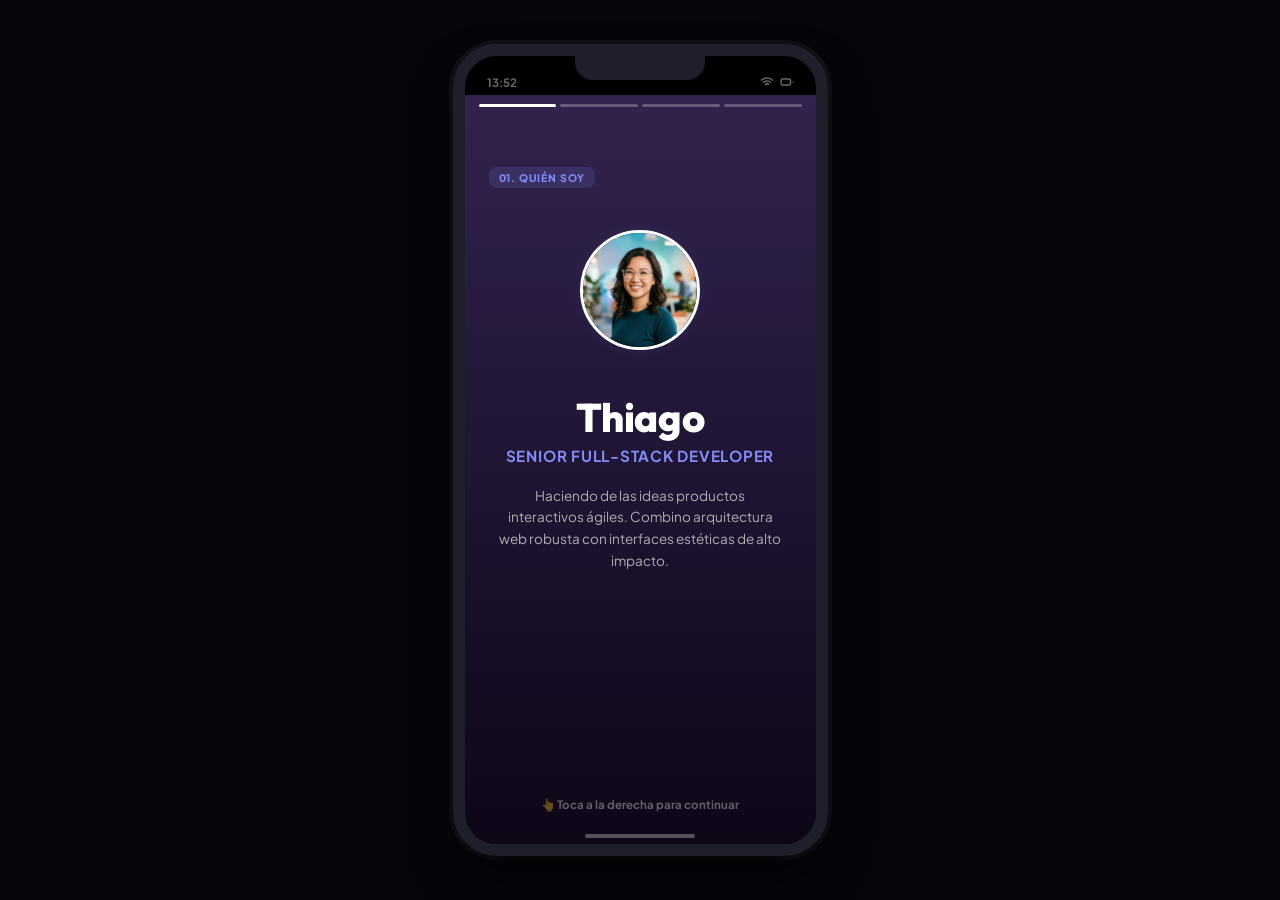
<file: propuesta_5/index.html>
<!DOCTYPE html>
<html lang="es">
<head>
    <meta charset="UTF-8">
    <meta name="viewport" content="width=device-width, initial-scale=1.0">
    <title>Thiago | Instagram Stories SPA Card</title>
    <meta name="description" content="Propuesta 5: Tarjeta digital móvil en formato de Historias de Instagram. SPA interactivo con navegación por toques en bordes en CSS puro.">
    <!-- Google Fonts: Outfit & Plus Jakarta Sans -->
    <link rel="preconnect" href="https://fonts.googleapis.com">
    <link rel="preconnect" href="https://fonts.gstatic.com" crossorigin>
    <link href="https://fonts.googleapis.com/css2?family=Outfit:wght@600;800&family=Plus+Jakarta+Sans:wght@400;500;700;800&display=swap" rel="stylesheet">
    <link rel="stylesheet" href="style.css">
</head>
<body>
    
    <!-- Outer Dark Smartphone Mockup Shell -->
    <div class="smartphone-shell">
        <div class="smartphone-speaker"></div>
        <div class="smartphone-camera"></div>
        
        <!-- Mock Status Bar -->
        <div class="smartphone-status-bar">
            <span class="status-time">13:52</span>
            <div class="status-icons">
                <svg viewBox="0 0 24 24" fill="none" stroke="currentColor" stroke-width="2.5" class="status-icon">
                    <path d="M12 20h.01M8.5 16.5a5 5 0 0 1 7 0M5 13a10 10 0 0 1 14 0M1.5 9.5a15 15 0 0 1 21 0"></path>
                </svg>
                <svg viewBox="0 0 24 24" fill="none" stroke="currentColor" stroke-width="2.5" class="status-icon">
                    <rect width="16" height="10" x="2" y="7" rx="2"></rect>
                    <line x1="22" y1="11" x2="22" y2="13"></line>
                </svg>
            </div>
        </div>

        <!-- ------------------------------------------------------------- -->
        <!-- PURE CSS SPA CONTROLLER (HIDDEN RADIO INPUTS) -->
        <!-- ------------------------------------------------------------- -->
        <input type="radio" name="story-spa-tab" id="slide-1-trigger" checked>
        <input type="radio" name="story-spa-tab" id="slide-2-trigger">
        <input type="radio" name="story-spa-tab" id="slide-3-trigger">
        <input type="radio" name="story-spa-tab" id="slide-4-trigger">

        <!-- ------------------------------------------------------------- -->
        <!-- INSTAGRAM-STYLE STORY PROGRESS SEGMENTS -->
        <!-- ------------------------------------------------------------- -->
        <div class="story-progress-bar">
            <div class="progress-segment" id="seg-1"><div class="progress-fill"></div></div>
            <div class="progress-segment" id="seg-2"><div class="progress-fill"></div></div>
            <div class="progress-segment" id="seg-3"><div class="progress-fill"></div></div>
            <div class="progress-segment" id="seg-4"><div class="progress-fill"></div></div>
        </div>

        <!-- ------------------------------------------------------------- -->
        <!-- INTERACTIVE TAP NAVIGATION OVERLAYS (PURE CSS TAP SYSTEM) -->
        <!-- Clicking left goes back, clicking right goes forward -->
        <!-- ------------------------------------------------------------- -->
        <div class="tap-navigator-left">
            <!-- Labels triggering active radios sequentially -->
            <label for="slide-1-trigger" class="nav-target target-to-1"></label>
            <label for="slide-2-trigger" class="nav-target target-to-2"></label>
            <label for="slide-3-trigger" class="nav-target target-to-3"></label>
        </div>
        <div class="tap-navigator-right">
            <label for="slide-2-trigger" class="nav-target target-to-2"></label>
            <label for="slide-3-trigger" class="nav-target target-to-3"></label>
            <label for="slide-4-trigger" class="nav-target target-to-4"></label>
        </div>

        <!-- App Viewport Container -->
        <div class="app-viewport">
            
            <!-- ------------------------------------------------------------- -->
            <!-- SLIDE 1: IDENTIDAD (Theme: Fluid Indigo-Violet Gradient) -->
            <!-- ------------------------------------------------------------- -->
            <section class="story-slide" id="story-slide-1">
                <div class="story-slide-content">
                    <span class="slide-badge badge-indigo">01. Quién Soy</span>
                    
                    <!-- Circular Avatar at the center -->
                    <div class="story-avatar-container">
                        <div class="story-avatar-halo"></div>
                        <img src="avatar.png" alt="Thiago Story Avatar" class="story-avatar-img">
                    </div>

                    <h1 class="story-title">Thiago</h1>
                    <p class="story-job">Senior Full-Stack Developer</p>
                    
                    <p class="story-desc">Haciendo de las ideas productos interactivos ágiles. Combino arquitectura web robusta con interfaces estéticas de alto impacto.</p>
                    
                    <!-- Tap hints -->
                    <div class="swipe-hint">
                        <span class="pulse-hand">👆</span> Toca a la derecha para continuar
                    </div>
                </div>
            </section>

            <!-- ------------------------------------------------------------- -->
            <!-- SLIDE 2: SKILLS & STATS (Theme: Fluid Mint-Emerald Gradient) -->
            <!-- ------------------------------------------------------------- -->
            <section class="story-slide" id="story-slide-2">
                <div class="story-slide-content">
                    <span class="slide-badge badge-emerald">02. Habilidades</span>
                    
                    <h2 class="slide-heading">Track Record</h2>
                    
                    <div class="story-stats-grid">
                        <div class="story-stat-card">
                            <span class="val">8+</span>
                            <span class="lbl">Años Exp.</span>
                        </div>
                        <div class="story-stat-card">
                            <span class="val">120+</span>
                            <span class="lbl">Listos</span>
                        </div>
                        <div class="story-stat-card">
                            <span class="val">4.9★</span>
                            <span class="lbl">Rating</span>
                        </div>
                    </div>

                    <h2 class="slide-heading" style="margin-top: 1.5rem;">Core Stack</h2>
                    <div class="story-skills-box">
                        <div class="skills-subgroup">
                            <h3>Frontend</h3>
                            <div class="skills-row">
                                <span class="s-pill">React / Next.js</span>
                                <span class="s-pill">TypeScript</span>
                                <span class="s-pill">Tailwind</span>
                            </div>
                        </div>
                        <div class="skills-subgroup" style="margin-top: 1rem;">
                            <h3>Backend & Cloud</h3>
                            <div class="skills-row">
                                <span class="s-pill">Node / Django</span>
                                <span class="s-pill">PostgreSQL</span>
                                <span class="s-pill">Docker Core</span>
                            </div>
                        </div>
                    </div>
                </div>
            </section>

            <!-- ------------------------------------------------------------- -->
            <!-- SLIDE 3: WORK / PORTFOLIO (Theme: Fluid Amber-Gold Gradient) -->
            <!-- ------------------------------------------------------------- -->
            <section class="story-slide" id="story-slide-3">
                <div class="story-slide-content">
                    <span class="slide-badge badge-gold">03. Portafolio</span>
                    
                    <h2 class="slide-heading">Casos de Éxito</h2>
                    
                    <div class="story-portfolio-list">
                        <article class="story-proj-card">
                            <span class="p-category">SaaS App</span>
                            <h3>Ecosys Portal</h3>
                            <p>Consola financiera y logística interactiva de gran envergadura.</p>
                            <div class="p-tags"><span>React</span><span>Docker</span></div>
                        </article>

                        <article class="story-proj-card">
                            <span class="p-category">Fintech</span>
                            <h3>Stripe Checkout</h3>
                            <p>checkout modular SPA optimizado para conversión en móviles.</p>
                            <div class="p-tags"><span>Next.js</span><span>Stripe</span></div>
                        </article>
                    </div>
                </div>
            </section>

            <!-- ------------------------------------------------------------- -->
            <!-- SLIDE 4: CONTACTO (Theme: Fluid Coral-Salmon Gradient) -->
            <!-- ------------------------------------------------------------- -->
            <section class="story-slide" id="story-slide-4">
                <div class="story-slide-content">
                    <span class="slide-badge badge-coral">04. Contacto</span>
                    
                    <h2 class="slide-heading">¡Iniciemos algo!</h2>
                    <p class="slide-desc">Completa tu mensaje para agendar una consultoría rápida.</p>

                    <form class="story-form" id="story-contact-form" onsubmit="return false;">
                        <div class="story-input-wrapper">
                            <input type="text" id="story-name-in" placeholder="Nombre completo" required>
                        </div>

                        <div class="story-input-wrapper">
                            <input type="email" id="story-email-in" placeholder="Tu Email" required>
                        </div>

                        <div class="story-input-wrapper">
                            <textarea id="story-msg-in" rows="3" placeholder="Tu idea de proyecto..." required></textarea>
                        </div>

                        <button type="submit" class="story-submit-btn" id="story-submit">
                            <span>Enviar Mensaje 🚀</span>
                        </button>
                    </form>

                    <!-- Quick socials -->
                    <div class="story-social-icons">
                        <a href="https://github.com" target="_blank" rel="noopener" aria-label="GitHub">
                            <svg class="s-icon" viewBox="0 0 24 24" fill="none" stroke="currentColor" stroke-width="2"><path d="M15 22v-4a4.8 4.8 0 0 0-1-3.5c3 0 6-2 6-5.5.08-1.25-.27-2.48-1-3.5.28-1.15.28-2.35 0-3.5 0 0-1 0-3 1.5-2.64-.5-5.36-.5-8 0C6 2 5 2 5 2c-.3 1.15-.3 2.35 0 3.5A5.403 5.403 0 0 0 4 9c0 3.5 3 5.5 6 5.5-.39.49-.68 1.05-.85 1.65-.17.6-.22 1.23-.15 1.85v4"></path><path d="M9 18c-4.51 2-5-2-7-2"></path></svg>
                        </a>
                        <a href="https://linkedin.com" target="_blank" rel="noopener" aria-label="LinkedIn">
                            <svg class="s-icon" viewBox="0 0 24 24" fill="none" stroke="currentColor" stroke-width="2"><path d="M16 8a6 6 0 0 1 6 6v7h-4v-7a2 2 0 0 0-2-2 2 2 0 0 0-2 2v7h-4v-7a6 6 0 0 1 6-6z"></path><rect x="2" y="9" width="4" height="12"></rect><circle cx="4" cy="4" r="2"></circle></svg>
                        </a>
                    </div>
                </div>
            </section>

        </div>

        <!-- Smartphone bottom home indicator line -->
        <div class="smartphone-home-indicator"></div>
    </div>

    <!-- Script connection (Mock JS with comments as requested) -->
    <script src="app.js"></script>
</body>
</html>
</file>
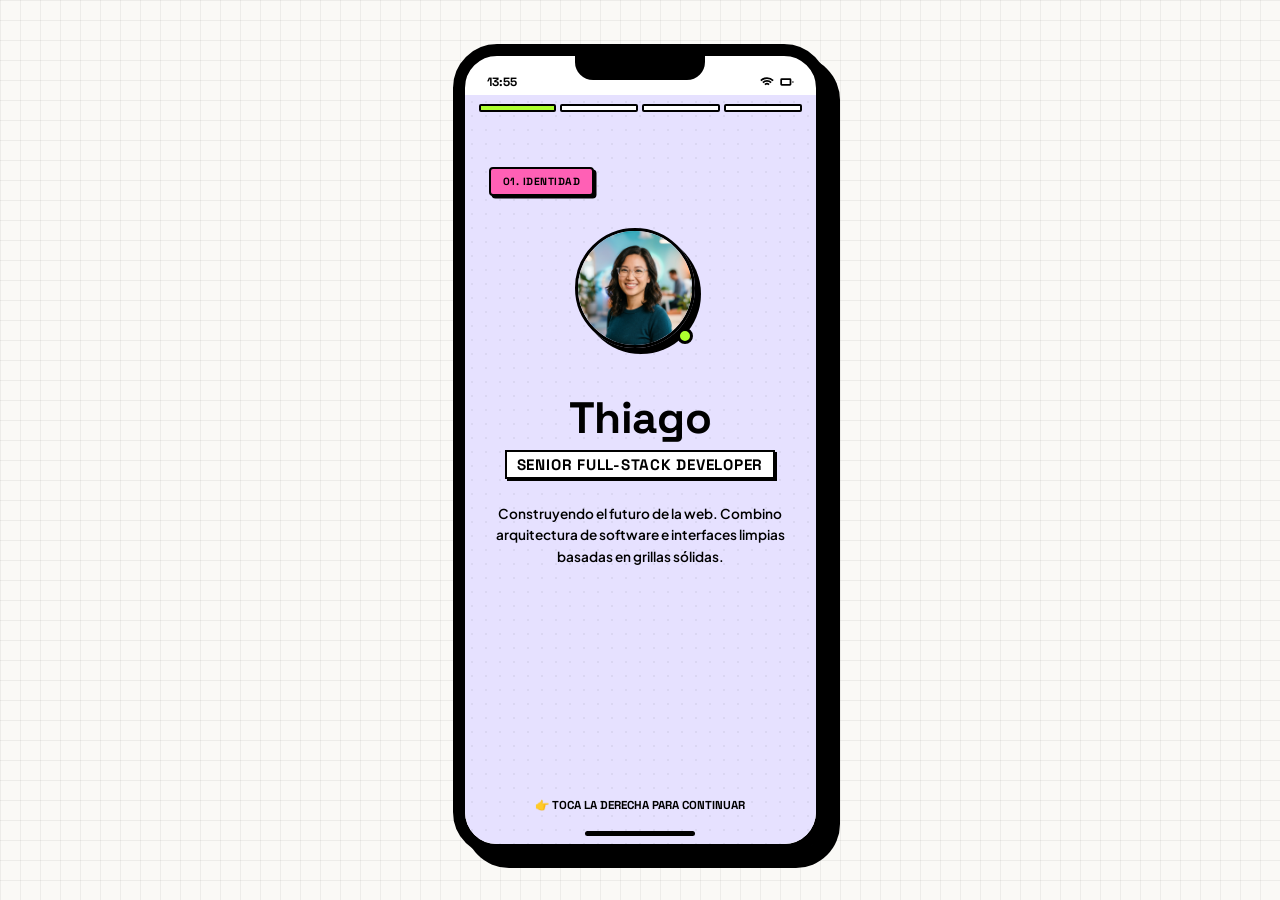
<file: propuesta_6/index.html>
<!DOCTYPE html>
<html lang="es">
<head>
    <meta charset="UTF-8">
    <meta name="viewport" content="width=device-width, initial-scale=1.0">
    <title>Thiago | Neo-Brutalist Stories SPA Card</title>
    <meta name="description" content="Propuesta 6: Tarjeta digital móvil en formato de Historias con estilo Neo-Brutalista de alto contraste, rejillas rígidas y navegación por bordes en CSS puro.">
    <!-- Google Fonts: Space Grotesk & Plus Jakarta Sans -->
    <link rel="preconnect" href="https://fonts.googleapis.com">
    <link rel="preconnect" href="https://fonts.gstatic.com" crossorigin>
    <link href="https://fonts.googleapis.com/css2?family=Space+Grotesk:wght@700;800&family=Plus+Jakarta+Sans:wght@500;700;800&display=swap" rel="stylesheet">
    <link rel="stylesheet" href="style.css">
</head>
<body>
    
    <!-- Outer Bold Neo-Brutalist Smartphone Mockup Shell -->
    <div class="smartphone-shell-brutal">
        <div class="smartphone-speaker"></div>
        <div class="smartphone-camera"></div>
        
        <!-- Mock Status Bar -->
        <div class="smartphone-status-bar">
            <span class="status-time">13:55</span>
            <div class="status-icons">
                <svg viewBox="0 0 24 24" fill="none" stroke="currentColor" stroke-width="3" class="status-icon">
                    <path d="M12 20h.01M8.5 16.5a5 5 0 0 1 7 0M5 13a10 10 0 0 1 14 0M1.5 9.5a15 15 0 0 1 21 0"></path>
                </svg>
                <svg viewBox="0 0 24 24" fill="none" stroke="currentColor" stroke-width="3" class="status-icon">
                    <rect width="16" height="10" x="2" y="7" rx="1"></rect>
                    <line x1="22" y1="11" x2="22" y2="13"></line>
                </svg>
            </div>
        </div>

        <!-- ------------------------------------------------------------- -->
        <!-- PURE CSS SPA CONTROLLER (HIDDEN RADIO INPUTS) -->
        <!-- ------------------------------------------------------------- -->
        <input type="radio" name="brutal-story-tab" id="slide-1-trigger" checked>
        <input type="radio" name="brutal-story-tab" id="slide-2-trigger">
        <input type="radio" name="brutal-story-tab" id="slide-3-trigger">
        <input type="radio" name="brutal-story-tab" id="slide-4-trigger">

        <!-- ------------------------------------------------------------- -->
        <!-- NEO-BRUTALIST STORY PROGRESS SEGMENTS -->
        <!-- ------------------------------------------------------------- -->
        <div class="story-progress-bar">
            <div class="progress-segment" id="seg-1"><div class="progress-fill"></div></div>
            <div class="progress-segment" id="seg-2"><div class="progress-fill"></div></div>
            <div class="progress-segment" id="seg-3"><div class="progress-fill"></div></div>
            <div class="progress-segment" id="seg-4"><div class="progress-fill"></div></div>
        </div>

        <!-- ------------------------------------------------------------- -->
        <!-- INTERACTIVE TAP NAVIGATION OVERLAYS (PURE CSS TAP SYSTEM) -->
        <!-- Tapping left goes back, tapping right goes forward -->
        <!-- ------------------------------------------------------------- -->
        <div class="tap-navigator-left">
            <label for="slide-1-trigger" class="nav-target target-to-1"></label>
            <label for="slide-2-trigger" class="nav-target target-to-2"></label>
            <label for="slide-3-trigger" class="nav-target target-to-3"></label>
        </div>
        <div class="tap-navigator-right">
            <label for="slide-2-trigger" class="nav-target target-to-2"></label>
            <label for="slide-3-trigger" class="nav-target target-to-3"></label>
            <label for="slide-4-trigger" class="nav-target target-to-4"></label>
        </div>

        <!-- App Viewport Container -->
        <div class="app-viewport">
            
            <!-- ------------------------------------------------------------- -->
            <!-- SLIDE 1: IDENTIDAD (Theme: Pastel Lavender & Blueprint grids) -->
            <!-- ------------------------------------------------------------- -->
            <section class="story-slide" id="story-slide-1">
                <div class="story-slide-content">
                    <span class="slide-badge badge-lavender">01. Identidad</span>
                    
                    <!-- Circular Avatar with thick black border and flat shadow -->
                    <div class="story-avatar-container">
                        <img src="avatar.png" alt="Thiago Brutalist Avatar" class="story-avatar-img">
                        <div class="status-dot"></div>
                    </div>

                    <h1 class="story-title">Thiago</h1>
                    <p class="story-job">Senior Full-Stack Developer</p>
                    
                    <p class="story-desc">Construyendo el futuro de la web. Combino arquitectura de software e interfaces limpias basadas en grillas sólidas.</p>
                    
                    <!-- Tap hints -->
                    <div class="swipe-hint">
                        <span class="pulse-arrow">👉</span> Toca la derecha para continuar
                    </div>
                </div>
            </section>

            <!-- ------------------------------------------------------------- -->
            <!-- SLIDE 2: SKILLS & STATS (Theme: Pastel Fresh Mint) -->
            <!-- ------------------------------------------------------------- -->
            <section class="story-slide" id="story-slide-2">
                <div class="story-slide-content">
                    <span class="slide-badge badge-mint">02. Stack y Métricas</span>
                    
                    <h2 class="slide-heading">Track Record</h2>
                    
                    <div class="story-stats-grid">
                        <div class="story-stat-card">
                            <span class="val">8+</span>
                            <span class="lbl">Años Exp.</span>
                        </div>
                        <div class="story-stat-card">
                            <span class="val">120+</span>
                            <span class="lbl">Listos</span>
                        </div>
                        <div class="story-stat-card">
                            <span class="val">4.9★</span>
                            <span class="lbl">Rating</span>
                        </div>
                    </div>

                    <h2 class="slide-heading" style="margin-top: 1.5rem;">Core Stack</h2>
                    <div class="story-skills-box">
                        <div class="skills-subgroup">
                            <h3>Frontend</h3>
                            <div class="skills-row">
                                <span class="s-pill">React / Next.js</span>
                                <span class="s-pill">TypeScript</span>
                                <span class="s-pill">Brutalist CSS</span>
                            </div>
                        </div>
                        <div class="skills-subgroup" style="margin-top: 0.88rem;">
                            <h3>Backend & Cloud</h3>
                            <div class="skills-row">
                                <span class="s-pill">Node / Django</span>
                                <span class="s-pill">PostgreSQL</span>
                                <span class="s-pill">Docker Core</span>
                            </div>
                        </div>
                    </div>
                </div>
            </section>

            <!-- ------------------------------------------------------------- -->
            <!-- SLIDE 3: WORK / PORTFOLIO (Theme: Pastel Golden Amber) -->
            <!-- ------------------------------------------------------------- -->
            <section class="story-slide" id="story-slide-3">
                <div class="story-slide-content">
                    <span class="slide-badge badge-amber">03. Portafolio</span>
                    
                    <h2 class="slide-heading">Casos de Éxito</h2>
                    
                    <div class="story-portfolio-list">
                        <article class="story-proj-card">
                            <span class="p-category">SaaS App</span>
                            <h3>Ecosys Portal</h3>
                            <p>Plataforma para control administrativo y logístico multi-hilo.</p>
                            <div class="p-tags"><span>React</span><span>Docker</span></div>
                        </article>

                        <article class="story-proj-card">
                            <span class="p-category">Fintech</span>
                            <h3>Stripe Checkout</h3>
                            <p>Flujo modular optimizado para conversión en smartphones.</p>
                            <div class="p-tags"><span>Next.js</span><span>Stripe</span></div>
                        </article>
                    </div>
                </div>
            </section>

            <!-- ------------------------------------------------------------- -->
            <!-- SLIDE 4: CONTACTO (Theme: Pastel Coral Orange) -->
            <!-- ------------------------------------------------------------- -->
            <section class="story-slide" id="story-slide-4">
                <div class="story-slide-content">
                    <span class="slide-badge badge-coral">04. Contacto</span>
                    
                    <h2 class="slide-heading">¡Iniciemos hoy!</h2>
                    <p class="slide-desc" style="color: #000000; font-weight: 700; margin-bottom: 0.88rem;">Escríbeme para agendar una consultoría rápida.</p>

                    <form class="story-form" id="story-contact-form" onsubmit="return false;">
                        <div class="story-input-wrapper">
                            <input type="text" id="story-name-in" placeholder="Nombre completo" required>
                        </div>

                        <div class="story-input-wrapper">
                            <input type="email" id="story-email-in" placeholder="Tu Correo Electrónico" required>
                        </div>

                        <div class="story-input-wrapper">
                            <textarea id="story-msg-in" rows="3" placeholder="Contenido de tu mensaje..." required></textarea>
                        </div>

                        <button type="submit" class="story-submit-btn" id="story-submit">
                            <span>Enviar Mensaje 🚀</span>
                        </button>
                    </form>

                    <!-- Quick socials -->
                    <div class="story-social-icons">
                        <a href="https://github.com" target="_blank" rel="noopener" aria-label="GitHub">
                            <svg class="s-icon" viewBox="0 0 24 24" fill="none" stroke="currentColor" stroke-width="2.5"><path d="M15 22v-4a4.8 4.8 0 0 0-1-3.5c3 0 6-2 6-5.5.08-1.25-.27-2.48-1-3.5.28-1.15.28-2.35 0-3.5 0 0-1 0-3 1.5-2.64-.5-5.36-.5-8 0C6 2 5 2 5 2c-.3 1.15-.3 2.35 0 3.5A5.403 5.403 0 0 0 4 9c0 3.5 3 5.5 6 5.5-.39.49-.68 1.05-.85 1.65-.17.6-.22 1.23-.15 1.85v4"></path><path d="M9 18c-4.51 2-5-2-7-2"></path></svg>
                        </a>
                        <a href="https://linkedin.com" target="_blank" rel="noopener" aria-label="LinkedIn">
                            <svg class="s-icon" viewBox="0 0 24 24" fill="none" stroke="currentColor" stroke-width="2.5"><path d="M16 8a6 6 0 0 1 6 6v7h-4v-7a2 2 0 0 0-2-2 2 2 0 0 0-2 2v7h-4v-7a6 6 0 0 1 6-6z"></path><rect x="2" y="9" width="4" height="12"></rect><circle cx="4" cy="4" r="2"></circle></svg>
                        </a>
                    </div>
                </div>
            </section>

        </div>

        <!-- Smartphone bottom home indicator line -->
        <div class="smartphone-home-indicator"></div>
    </div>

    <!-- Script connection (Mock JS with comments as requested) -->
    <script src="app.js"></script>
</body>
</html>
</file>
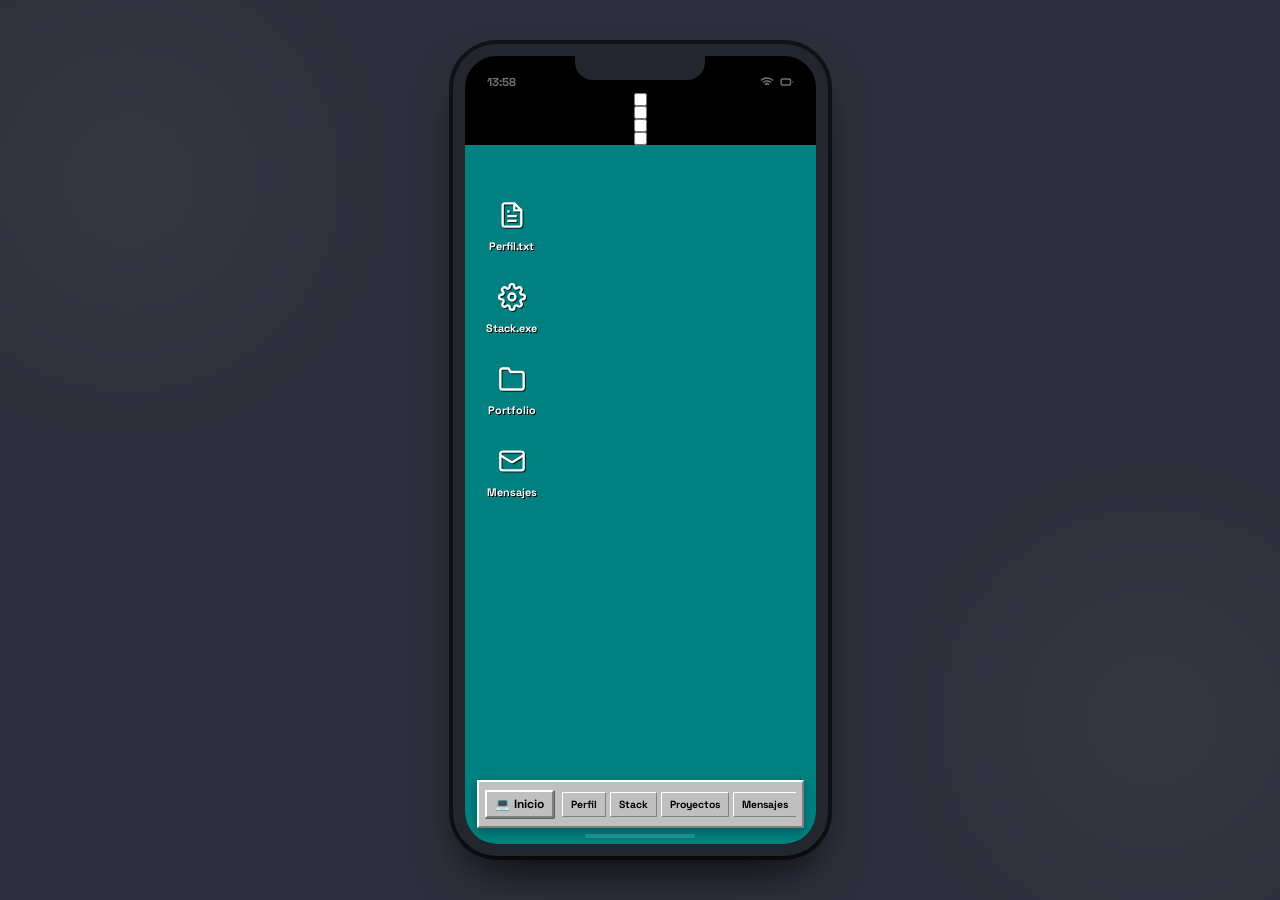
<file: propuesta_7/index.html>
<!DOCTYPE html>
<html lang="es">
<head>
    <meta charset="UTF-8">
    <meta name="viewport" content="width=device-width, initial-scale=1.0">
    <title>Thiago | Retro OS Mobile SPA Card</title>
    <meta name="description" content="Propuesta 7: Tarjeta digital móvil en formato de sistema operativo retro. SPA interactivo con ventanas apilables y cierre en CSS puro.">
    <!-- Google Fonts: Space Grotesk (Pixel / Monospace fallback) & Plus Jakarta Sans -->
    <link rel="preconnect" href="https://fonts.googleapis.com">
    <link rel="preconnect" href="https://fonts.gstatic.com" crossorigin>
    <link href="https://fonts.googleapis.com/css2?family=Space+Grotesk:wght@700&family=Plus+Jakarta+Sans:wght@700;800&display=swap" rel="stylesheet">
    <link rel="stylesheet" href="style.css">
</head>
<body>
    
    <!-- Outer Dark Smartphone Mockup Shell -->
    <div class="smartphone-shell">
        <div class="smartphone-speaker"></div>
        <div class="smartphone-camera"></div>
        
        <!-- Mock Status Bar -->
        <div class="smartphone-status-bar">
            <span class="status-time">13:58</span>
            <div class="status-icons">
                <svg viewBox="0 0 24 24" fill="none" stroke="currentColor" stroke-width="2.5" class="status-icon">
                    <path d="M12 20h.01M8.5 16.5a5 5 0 0 1 7 0M5 13a10 10 0 0 1 14 0M1.5 9.5a15 15 0 0 1 21 0"></path>
                </svg>
                <svg viewBox="0 0 24 24" fill="none" stroke="currentColor" stroke-width="2.5" class="status-icon">
                    <rect width="16" height="10" x="2" y="7" rx="2"></rect>
                    <line x1="22" y1="11" x2="22" y2="13"></line>
                </svg>
            </div>
        </div>

        <!-- ------------------------------------------------------------- -->
        <!-- PURE CSS SPA STATE ENGINE (CHECKBOXES PERMIT INDEPENDENT OPEN/CLOSE) -->
        <!-- ------------------------------------------------------------- -->
        <input type="checkbox" id="win-profile-trigger">
        <input type="checkbox" id="win-skills-trigger">
        <input type="checkbox" id="win-portfolio-trigger">
        <input type="checkbox" id="win-contact-trigger">

        <!-- App Viewport Container (Vintage Win95 Teal Desktop Canvas) -->
        <div class="app-viewport">
            
            <!-- ------------------------------------------------------------- -->
            <!-- RETRO DESKTOP ICONS LIST -->
            <!-- ------------------------------------------------------------- -->
            <div class="retro-desktop-icons">
                <!-- Icon 1: Profile -->
                <label for="win-profile-trigger" class="desktop-icon-btn" id="icon-profile">
                    <div class="icon-sprite sprite-profile">
                        <!-- Custom retro text document SVG -->
                        <svg viewBox="0 0 24 24" fill="none" stroke="currentColor" stroke-width="2"><path d="M14 2H6a2 2 0 0 0-2 2v16a2 2 0 0 0 2 2h12a2 2 0 0 0 2-2V8z"></path><polyline points="14 2 14 8 20 8"></polyline><line x1="16" y1="13" x2="8" y2="13"></line><line x1="16" y1="17" x2="8" y2="17"></line><polyline points="10 9 9 9 8 9"></polyline></svg>
                    </div>
                    <span class="icon-label">Perfil.txt</span>
                </label>

                <!-- Icon 2: Skills -->
                <label for="win-skills-trigger" class="desktop-icon-btn" id="icon-skills">
                    <div class="icon-sprite sprite-skills">
                        <!-- Custom retro gears SVG -->
                        <svg viewBox="0 0 24 24" fill="none" stroke="currentColor" stroke-width="2"><circle cx="12" cy="12" r="3"></circle><path d="M19.4 15a1.65 1.65 0 0 0 .33 1.82l.06.06a2 2 0 1 1-2.83 2.83l-.06-.06a1.65 1.65 0 0 0-1.82-.33 1.65 1.65 0 0 0-1 1.51V21a2 2 0 0 1-4 0v-.09A1.65 1.65 0 0 0 9 19.4a1.65 1.65 0 0 0-1.82.33l-.06.06a2 2 0 1 1-2.83-2.83l.06-.06a1.65 1.65 0 0 0 .33-1.82 1.65 1.65 0 0 0-1.51-1H3a2 2 0 0 1 0-4h.09A1.65 1.65 0 0 0 4.6 9a1.65 1.65 0 0 0-.33-1.82l-.06-.06a2 2 0 1 1 2.83-2.83l.06.06a1.65 1.65 0 0 0 1.82.33H9a1.65 1.65 0 0 0 1-1.51V3a2 2 0 0 1 4 0v.09a1.65 1.65 0 0 0 1 1.51 1.65 1.65 0 0 0 1.82-.33l.06-.06a2 2 0 1 1 2.83 2.83l-.06.06a1.65 1.65 0 0 0-.33 1.82V9a1.65 1.65 0 0 0 1.51 1H21a2 2 0 0 1 0 4h-.09a1.65 1.65 0 0 0-1.51 1z"></path></svg>
                    </div>
                    <span class="icon-label">Stack.exe</span>
                </label>

                <!-- Icon 3: Portfolio -->
                <label for="win-portfolio-trigger" class="desktop-icon-btn" id="icon-portfolio">
                    <div class="icon-sprite sprite-portfolio">
                        <!-- Custom retro folder SVG -->
                        <svg viewBox="0 0 24 24" fill="none" stroke="currentColor" stroke-width="2"><path d="M22 19a2 2 0 0 1-2 2H4a2 2 0 0 1-2-2V5a2 2 0 0 1 2-2h5l2 3h9a2 2 0 0 1 2 2z"></path></svg>
                    </div>
                    <span class="icon-label">Portfolio</span>
                </label>

                <!-- Icon 4: Contact -->
                <label for="win-contact-trigger" class="desktop-icon-btn" id="icon-contact">
                    <div class="icon-sprite sprite-contact">
                        <!-- Custom retro email SVG -->
                        <svg viewBox="0 0 24 24" fill="none" stroke="currentColor" stroke-width="2"><rect width="20" height="16" x="2" y="4" rx="2"></rect><path d="m22 7-8.97 5.7a1.94 1.94 0 0 1-2.06 0L2 7"></path></svg>
                    </div>
                    <span class="icon-label">Mensajes</span>
                </label>
            </div>

            <!-- ------------------------------------------------------------- -->
            <!-- WINDOW 1: PERFIL.TXT -->
            <!-- ------------------------------------------------------------- -->
            <div class="retro-window" id="window-profile">
                <div class="window-header">
                    <span class="window-title">Perfil.txt - Bloc de notas</span>
                    <label for="win-profile-trigger" class="window-close-btn" aria-label="Cerrar ventana">×</label>
                </div>
                <div class="window-content">
                    <!-- Dithered paint frame avatar -->
                    <div class="retro-avatar-box">
                        <img src="avatar.png" alt="Thiago Retro Avatar" class="retro-avatar-img">
                    </div>
                    
                    <h2 class="retro-section-title">Información de Perfil</h2>
                    <p class="retro-txt"><strong>Nombre:</strong> Thiago</p>
                    <p class="retro-txt"><strong>Rol:</strong> Senior Full-Stack Developer</p>
                    <p class="retro-txt"><strong>Bio:</strong> Desarrollador y arquitecto técnico apasionado por los píxeles perfectos y los flujos backend sólidos de alto rendimiento.</p>
                    
                    <div class="retro-button-group">
                        <a href="https://github.com" target="_blank" rel="noopener" class="retro-link-btn">GitHub</a>
                        <a href="https://linkedin.com" target="_blank" rel="noopener" class="retro-link-btn">LinkedIn</a>
                    </div>
                </div>
            </div>

            <!-- ------------------------------------------------------------- -->
            <!-- WINDOW 2: STACK.EXE -->
            <!-- ------------------------------------------------------------- -->
            <div class="retro-window" id="window-skills">
                <div class="window-header">
                    <span class="window-title">Stack.exe - Analizador de Habilidades</span>
                    <label for="win-skills-trigger" class="window-close-btn" aria-label="Cerrar ventana">×</label>
                </div>
                <div class="window-content">
                    <h2 class="retro-section-title">Métricas de Sistema</h2>
                    <table class="retro-table">
                        <thead>
                            <tr>
                                <th>Elemento</th>
                                <th>Valor</th>
                            </tr>
                        </thead>
                        <tbody>
                            <tr>
                                <td>Años Exp.</td>
                                <td>8+</td>
                            </tr>
                            <tr>
                                <td>Proyectos Entregados</td>
                                <td>120+</td>
                            </tr>
                            <tr>
                                <td>Rating de Satisfacción</td>
                                <td>4.9 / 5.0</td>
                            </tr>
                        </tbody>
                    </table>

                    <h2 class="retro-section-title" style="margin-top: 1rem;">Tecnologías Instaladas</h2>
                    <p class="retro-txt"><strong>Frontend:</strong> React, Next.js, TypeScript, Retro UI.</p>
                    <p class="retro-txt"><strong>Backend:</strong> Node.js, Django REST APIs, PostgreSQL.</p>
                    <p class="retro-txt"><strong>DevOps:</strong> Docker, AWS Cloud, Git Control.</p>
                </div>
            </div>

            <!-- ------------------------------------------------------------- -->
            <!-- WINDOW 3: PORTFOLIO -->
            <!-- ------------------------------------------------------------- -->
            <div class="retro-window" id="window-portfolio">
                <div class="window-header">
                    <span class="window-title">C:\Proyectos - Explorador de Archivos</span>
                    <label for="win-portfolio-trigger" class="window-close-btn" aria-label="Cerrar ventana">×</label>
                </div>
                <div class="window-content">
                    <h2 class="retro-section-title">Explorar Archivos</h2>
                    
                    <div class="retro-project-folder">
                        <span class="folder-tag">📂 ECOSYS_PORTAL/</span>
                        <p class="retro-txt">Plataforma SaaS para auditoría contable y consolidación logística multi-servicio.</p>
                        <p class="retro-txt"><em>Stack: React, PostgreSQL, Docker</em></p>
                    </div>

                    <div class="retro-project-folder" style="margin-top: 1rem;">
                        <span class="folder-tag">📂 STRIPE_CHECKOUT/</span>
                        <p class="retro-txt">Motor de pagos e integración financiera con pasarela de checkout responsiva.</p>
                        <p class="retro-txt"><em>Stack: Next.js, Stripe API, Node.js</em></p>
                    </div>
                </div>
            </div>

            <!-- ------------------------------------------------------------- -->
            <!-- WINDOW 4: MENSAJES -->
            <!-- ------------------------------------------------------------- -->
            <div class="retro-window" id="window-contact">
                <div class="window-header">
                    <span class="window-title">Enviar Mensaje - Terminal de Comunicación</span>
                    <label for="win-contact-trigger" class="window-close-btn" aria-label="Cerrar ventana">×</label>
                </div>
                <div class="window-content">
                    <h2 class="retro-section-title">Escribir Mensaje</h2>
                    <form class="retro-form" id="retro-contact-form" onsubmit="return false;">
                        <div class="form-row">
                            <label class="retro-lbl">Nombre:</label>
                            <input type="text" id="retro-name" placeholder="Tu nombre" required>
                        </div>
                        <div class="form-row">
                            <label class="retro-lbl">Email:</label>
                            <input type="email" id="retro-email" placeholder="Tu email" required>
                        </div>
                        <div class="form-row">
                            <label class="retro-lbl">Mensaje:</label>
                            <textarea id="retro-msg" rows="3" placeholder="Tu idea de proyecto..." required></textarea>
                        </div>
                        <button type="submit" class="retro-submit-btn">
                            <span>Enviar Mensaje</span>
                        </button>
                    </form>
                </div>
            </div>

        </div>

        <!-- Classic Windows 95 bottom Taskbar Dock -->
        <div class="retro-taskbar">
            <div class="taskbar-start-btn">
                <span class="start-flag">💻</span> Inicio
            </div>
            <div class="taskbar-active-tabs">
                <label for="win-profile-trigger" class="task-tab-btn" id="task-profile-btn">Perfil</label>
                <label for="win-skills-trigger" class="task-tab-btn" id="task-skills-btn">Stack</label>
                <label for="win-portfolio-trigger" class="task-tab-btn" id="task-portfolio-btn">Proyectos</label>
                <label for="win-contact-trigger" class="task-tab-btn" id="task-contact-btn">Mensajes</label>
            </div>
        </div>

        <div class="smartphone-home-indicator"></div>
    </div>

    <!-- Script connection (Mock JS with comments as requested) -->
    <script src="app.js"></script>
</body>
</html>
</file>
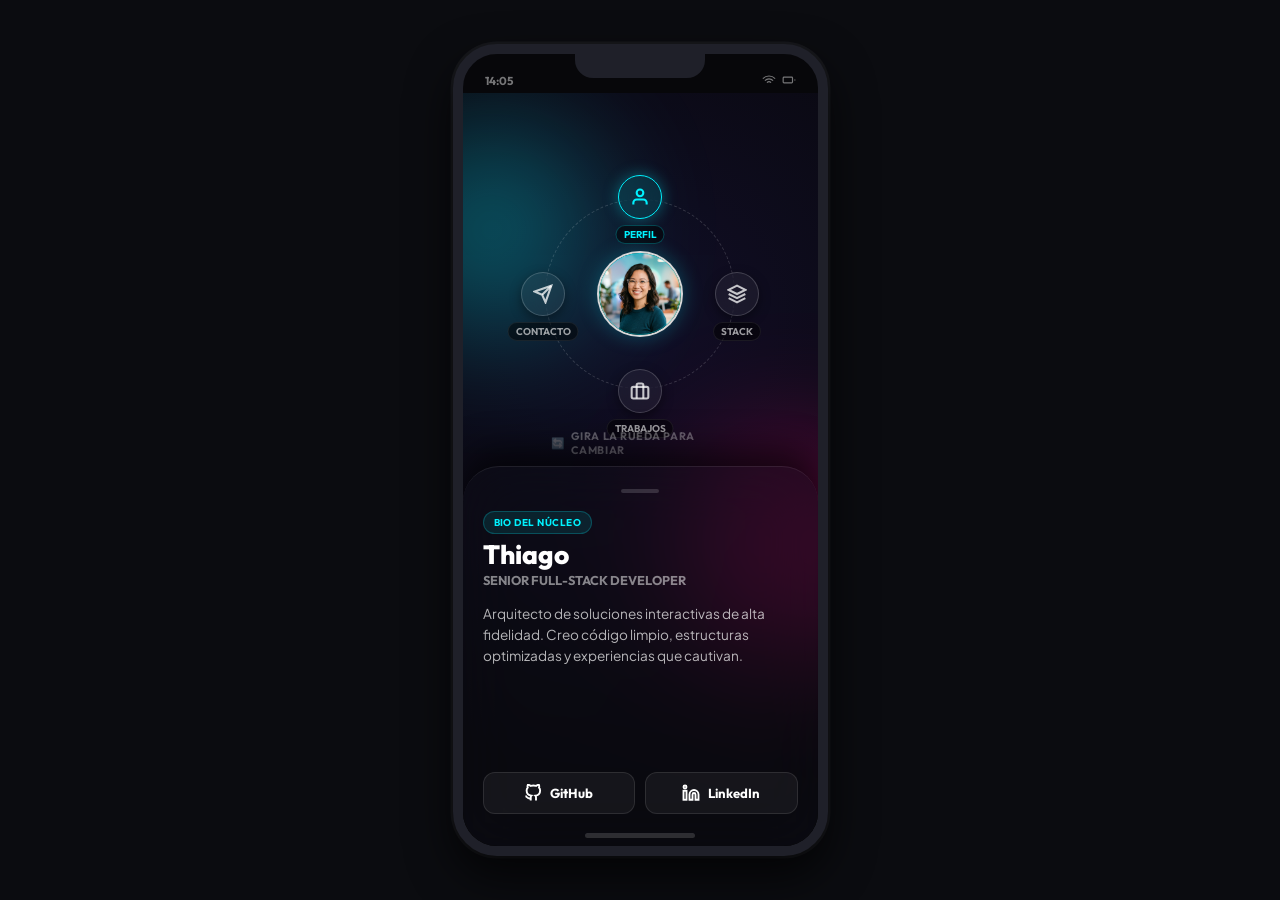
<file: propuesta_8/index.html>
<!DOCTYPE html>
<html lang="es">
<head>
    <meta charset="UTF-8">
    <meta name="viewport" content="width=device-width, initial-scale=1.0">
    <title>Thiago | Radial Orbit Menu SPA Card</title>
    <meta name="description" content="Propuesta 8: Tarjeta digital móvil interactiva en formato de menú orbital giratorio con física de rotación y cajones esmerilados en CSS puro.">
    <!-- Google Fonts: Outfit & Plus Jakarta Sans -->
    <link rel="preconnect" href="https://fonts.googleapis.com">
    <link rel="preconnect" href="https://fonts.gstatic.com" crossorigin>
    <link href="https://fonts.googleapis.com/css2?family=Outfit:wght@600;700;800&family=Plus+Jakarta+Sans:wght@500;700&display=swap" rel="stylesheet">
    <link rel="stylesheet" href="style.css">
</head>
<body>
    
    <!-- Outer Premium Smartphone Shell Mockup -->
    <div class="smartphone-shell-radial">
        <div class="smartphone-speaker"></div>
        <div class="smartphone-camera"></div>
        
        <!-- Mock Status Bar -->
        <div class="smartphone-status-bar">
            <span class="status-time">14:05</span>
            <div class="status-icons">
                <svg viewBox="0 0 24 24" fill="none" stroke="currentColor" stroke-width="2" class="status-icon">
                    <path d="M12 20h.01M8.5 16.5a5 5 0 0 1 7 0M5 13a10 10 0 0 1 14 0M1.5 9.5a15 15 0 0 1 21 0"></path>
                </svg>
                <svg viewBox="0 0 24 24" fill="none" stroke="currentColor" stroke-width="2" class="status-icon">
                    <rect width="16" height="10" x="2" y="7" rx="1.5"></rect>
                    <line x1="22" y1="11" x2="22" y2="13"></line>
                </svg>
            </div>
        </div>

        <!-- ------------------------------------------------------------- -->
        <!-- PURE CSS SPA STATE MACHINE (RADIO TRIGGERS) -->
        <!-- ------------------------------------------------------------- -->
        <input type="radio" name="radial-tab" id="rad-1-trigger" checked>
        <input type="radio" name="radial-tab" id="rad-2-trigger">
        <input type="radio" name="radial-tab" id="rad-3-trigger">
        <input type="radio" name="radial-tab" id="rad-4-trigger">

        <!-- App Viewport Container (Obsidian Cosmic Nebula Canvas) -->
        <div class="app-viewport">
            
            <!-- Ambient Nebula Glow Orbs -->
            <div class="glow-orb orb-teal"></div>
            <div class="glow-orb orb-magenta"></div>

            <!-- ------------------------------------------------------------- -->
            <!-- THE RADIAL SYSTEM CONTAINER -->
            <!-- ------------------------------------------------------------- -->
            <div class="radial-system-wrapper">
                <div class="radial-system">
                    
                    <!-- Center Core: Pulsing avatar -->
                    <div class="radial-core">
                        <img src="avatar.png" alt="Thiago Core Avatar" class="radial-avatar-img">
                        <div class="radial-pulse-wave"></div>
                    </div>

                    <!-- Dashed Orbital Ring Pathway -->
                    <div class="orbital-ring"></div>

                    <!-- Orbiting Nodes (Linked labels) -->
                    <!-- Node 1: Top (0 degrees) -->
                    <label for="rad-1-trigger" class="orbit-node node-1" id="lbl-node-1" aria-label="Ver Perfil">
                        <div class="node-inner">
                            <svg viewBox="0 0 24 24" fill="none" stroke="currentColor" stroke-width="2.5" class="n-icon"><path d="M20 21v-2a4 4 0 0 0-4-4H8a4 4 0 0 0-4 4v2"></path><circle cx="12" cy="7" r="4"></circle></svg>
                        </div>
                        <span class="node-tag">Perfil</span>
                    </label>

                    <!-- Node 2: Right (90 degrees) -->
                    <label for="rad-2-trigger" class="orbit-node node-2" id="lbl-node-2" aria-label="Ver Habilidades">
                        <div class="node-inner">
                            <svg viewBox="0 0 24 24" fill="none" stroke="currentColor" stroke-width="2.5" class="n-icon"><polygon points="12 2 2 7 12 12 22 7 12 2"></polygon><polyline points="2 17 12 22 22 17"></polyline><polyline points="2 12 12 17 22 12"></polyline></svg>
                        </div>
                        <span class="node-tag">Stack</span>
                    </label>

                    <!-- Node 3: Bottom (180 degrees) -->
                    <label for="rad-3-trigger" class="orbit-node node-3" id="lbl-node-3" aria-label="Ver Proyectos">
                        <div class="node-inner">
                            <svg viewBox="0 0 24 24" fill="none" stroke="currentColor" stroke-width="2.5" class="n-icon"><rect width="20" height="14" x="2" y="7" rx="2" ry="2"></rect><path d="M16 21V5a2 2 0 0 0-2-2h-4a2 2 0 0 0-2 2v16"></path></svg>
                        </div>
                        <span class="node-tag">Trabajos</span>
                    </label>

                    <!-- Node 4: Left (270 degrees) -->
                    <label for="rad-4-trigger" class="orbit-node node-4" id="lbl-node-4" aria-label="Ver Contacto">
                        <div class="node-inner">
                            <svg viewBox="0 0 24 24" fill="none" stroke="currentColor" stroke-width="2.5" class="n-icon"><path d="m22 2-7 20-4-9-9-4Z"></path><path d="M22 2 11 13"></path></svg>
                        </div>
                        <span class="node-tag">Contacto</span>
                    </label>

                </div>
            </div>

            <!-- Hint arrow to show spin possibility -->
            <div class="wheel-rotate-hint">
                <span class="hint-icon">🔄</span> Gira la rueda para cambiar
            </div>

            <!-- ------------------------------------------------------------- -->
            <!-- DETAIL DRAWER (GLASSMORPHIC BOX AT THE BASE) -->
            <!-- ------------------------------------------------------------- -->
            <div class="detail-drawer">
                <div class="drawer-drag-pill"></div>
                
                <!-- Drawer Content Area -->
                <div class="drawer-viewport">
                    
                    <!-- Content 1: Profile (Identity) -->
                    <div class="drawer-panel" id="panel-profile">
                        <span class="panel-badge badge-teal">Bio del Núcleo</span>
                        <h2 class="panel-title">Thiago</h2>
                        <p class="panel-subtitle">Senior Full-Stack Developer</p>
                        <p class="panel-desc">Arquitecto de soluciones interactivas de alta fidelidad. Creo código limpio, estructuras optimizadas y experiencias que cautivan.</p>
                        
                        <div class="panel-socials">
                            <a href="https://github.com" target="_blank" rel="noopener" class="ps-btn" aria-label="GitHub">
                                <svg viewBox="0 0 24 24" fill="none" stroke="currentColor" stroke-width="2.5" class="ps-icon"><path d="M9 19c-5 1.5-5-2.5-7-3m14 6v-3.87a3.37 3.37 0 0 0-.94-2.61c3.14-.35 6.44-1.54 6.44-7A5.44 5.44 0 0 0 20 4.77 5.07 5.07 0 0 0 19.91 1S18.73.65 16 2.48a13.38 13.38 0 0 0-7 0C6.27.65 5.09 1 5.09 1A5.07 5.07 0 0 0 5 4.77a5.44 5.44 0 0 0-1.5 3.78c0 5.42 3.3 6.61 6.44 7A3.37 3.37 0 0 0 9 18.13V22"></path></svg>
                                <span>GitHub</span>
                            </a>
                            <a href="https://linkedin.com" target="_blank" rel="noopener" class="ps-btn" aria-label="LinkedIn">
                                <svg viewBox="0 0 24 24" fill="none" stroke="currentColor" stroke-width="2.5" class="ps-icon"><path d="M16 8a6 6 0 0 1 6 6v7h-4v-7a2 2 0 0 0-2-2 2 2 0 0 0-2 2v7h-4v-7a6 6 0 0 1 6-6z"></path><rect x="2" y="9" width="4" height="12"></rect><circle cx="4" cy="4" r="2"></circle></svg>
                                <span>LinkedIn</span>
                            </a>
                        </div>
                    </div>

                    <!-- Content 2: Skills & Stats -->
                    <div class="drawer-panel" id="panel-skills">
                        <span class="panel-badge badge-teal">Metricas del Sistema</span>
                        <h2 class="panel-title">Habilidades Clave</h2>
                        
                        <div class="panel-skills-list">
                            <div class="p-skill-item">
                                <div class="p-skill-header">
                                    <span>Frontend (Next.js / TS)</span>
                                    <span>95%</span>
                                </div>
                                <div class="p-skill-bar"><div class="p-fill" style="width: 95%;"></div></div>
                            </div>

                            <div class="p-skill-item" style="margin-top: 0.75rem;">
                                <div class="p-skill-header">
                                    <span>Backend (Node.js / Python)</span>
                                    <span>88%</span>
                                </div>
                                <div class="p-skill-bar"><div class="p-fill" style="width: 88%;"></div></div>
                            </div>

                            <div class="p-skill-item" style="margin-top: 0.75rem;">
                                <div class="p-skill-header">
                                    <span>Cloud & DevOps (Docker / AWS)</span>
                                    <span>90%</span>
                                </div>
                                <div class="p-skill-bar"><div class="p-fill" style="width: 90%;"></div></div>
                            </div>
                        </div>
                    </div>

                    <!-- Content 3: Portfolio (Works) -->
                    <div class="drawer-panel" id="panel-portfolio">
                        <span class="panel-badge badge-magenta">Casos de Éxito</span>
                        <h2 class="panel-title">Proyectos Destacados</h2>
                        
                        <div class="panel-works-scroll">
                            <div class="panel-work-card">
                                <h3>Ecosys Portal 🌐</h3>
                                <p>SaaS modular para consolidación logística de múltiples servicios y auditoría.</p>
                            </div>
                            <div class="panel-work-card" style="margin-top: 0.75rem;">
                                <h3>Stripe Checkout 💳</h3>
                                <p>Optimización y despliegue del motor transaccional de pagos responsive.</p>
                            </div>
                        </div>
                    </div>

                    <!-- Content 4: Contact Form -->
                    <div class="drawer-panel" id="panel-contact">
                        <span class="panel-badge badge-magenta">Comunicaciones</span>
                        <h2 class="panel-title">¡Hablemos de tu Proyecto!</h2>
                        
                        <form class="drawer-form" id="drawer-contact-form" onsubmit="return false;">
                            <div class="drawer-input-wrapper">
                                <input type="text" id="radial-name" placeholder="Tu nombre..." required>
                            </div>
                            <div class="drawer-input-wrapper">
                                <input type="email" id="radial-email" placeholder="Tu correo electrónico..." required>
                            </div>
                            <button type="submit" class="drawer-submit-btn">
                                <span>Enviar Mensaje 🚀</span>
                            </button>
                        </form>
                    </div>

                </div>
            </div>

        </div>

        <div class="smartphone-home-indicator"></div>
    </div>

    <!-- Script connection (Mock JS with comments as requested) -->
    <script src="app.js"></script>
</body>
</html>
</file>
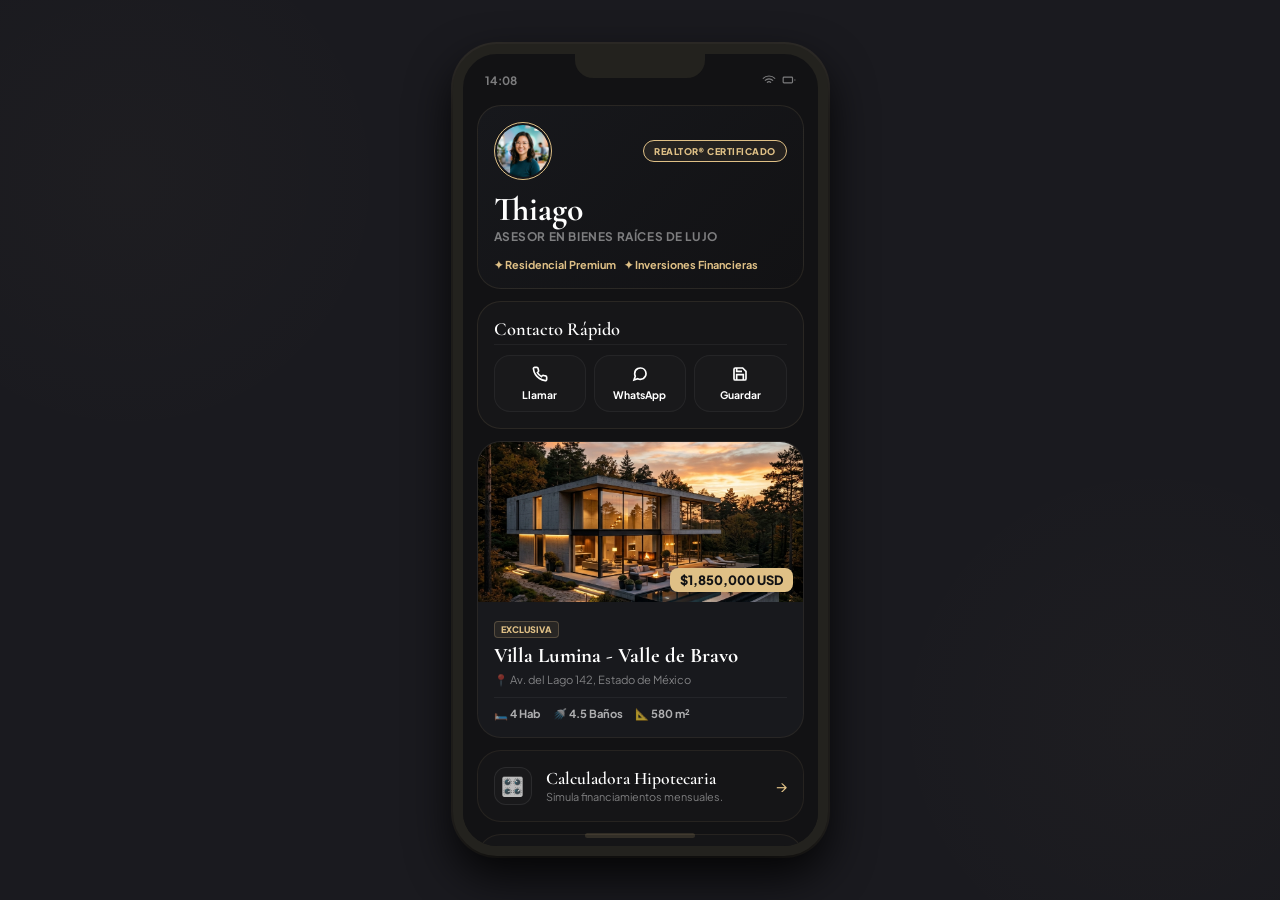
<file: propuesta_9/index.html>
<!DOCTYPE html>
<html lang="es">
<head>
    <meta charset="UTF-8">
    <meta name="viewport" content="width=device-width, initial-scale=1.0">
    <title>Thiago | Luxury Real Estate Digital Card</title>
    <meta name="description" content="Propuesta 9: Tarjeta de presentación digital para Bienes Raíces de Lujo. SPA interactiva con Bento Grid, catálogo de propiedades y calculadora en CSS puro.">
    <!-- Google Fonts: Cormorant Garamond (Luxury Serif) & Plus Jakarta Sans -->
    <link rel="preconnect" href="https://fonts.googleapis.com">
    <link rel="preconnect" href="https://fonts.gstatic.com" crossorigin>
    <link href="https://fonts.googleapis.com/css2?family=Cormorant+Garamond:ital,wght@0,600;0,700;1,500&family=Plus+Jakarta+Sans:wght@500;700;800&display=swap" rel="stylesheet">
    <link rel="stylesheet" href="style.css">
</head>
<body>
    
    <!-- Outer Luxury Bezel Smartphone Mockup -->
    <div class="smartphone-shell-estate">
        <div class="smartphone-speaker"></div>
        <div class="smartphone-camera"></div>
        
        <!-- Mock Status Bar -->
        <div class="smartphone-status-bar">
            <span class="status-time">14:08</span>
            <div class="status-icons">
                <svg viewBox="0 0 24 24" fill="none" stroke="currentColor" stroke-width="2" class="status-icon">
                    <path d="M12 20h.01M8.5 16.5a5 5 0 0 1 7 0M5 13a10 10 0 0 1 14 0M1.5 9.5a15 15 0 0 1 21 0"></path>
                </svg>
                <svg viewBox="0 0 24 24" fill="none" stroke="currentColor" stroke-width="2" class="status-icon">
                    <rect width="16" height="10" x="2" y="7" rx="1.5"></rect>
                    <line x1="22" y1="11" x2="22" y2="13"></line>
                </svg>
            </div>
        </div>

        <!-- ------------------------------------------------------------- -->
        <!-- PURE CSS SPA STATE ENGINE (RADIO TRIGGERS) -->
        <!-- Allows toggling details screens inside the Bento structure -->
        <!-- ------------------------------------------------------------- -->
        <input type="radio" name="estate-tab" id="est-home-trigger" checked>
        <input type="radio" name="estate-tab" id="est-calc-trigger">
        <input type="radio" name="estate-tab" id="est-contact-trigger">

        <!-- App Viewport Container (Graphite Charcoal Canvas) -->
        <div class="app-viewport">
            
            <!-- ------------------------------------------------------------- -->
            <!-- HOME SCREEN: LUXURY EDITORIAL BENTO GRID -->
            <!-- ------------------------------------------------------------- -->
            <div class="bento-container" id="estate-home-screen">
                
                <!-- BENTO BLOCK 1: Agent Profile Card (Double Column) -->
                <div class="bento-card bento-profile col-2">
                    <div class="profile-header">
                        <div class="avatar-frame">
                            <img src="avatar.png" alt="Thiago Luxury Realtor" class="avatar-img">
                        </div>
                        <div class="badge-realtor">REALTOR® Certificado</div>
                    </div>
                    
                    <h1 class="broker-name">Thiago</h1>
                    <p class="broker-title">Asesor en Bienes Raíces de Lujo</p>
                    
                    <div class="broker-meta">
                        <span>✦ Residencial Premium</span>
                        <span>✦ Inversiones Financieras</span>
                    </div>
                </div>

                <!-- BENTO BLOCK 2: Quick Sticky Actions (Call / WhatsApp / vCard) -->
                <div class="bento-card bento-actions">
                    <h2 class="bento-title">Contacto Rápido</h2>
                    <div class="action-grid">
                        <a href="tel:+5255555555" class="action-btn" aria-label="Llamar por teléfono">
                            <svg viewBox="0 0 24 24" fill="none" stroke="currentColor" stroke-width="2.5" class="act-icon"><path d="M22 16.92v3a2 2 0 0 1-2.18 2 19.79 19.79 0 0 1-8.63-3.07 19.5 19.5 0 0 1-6-6 19.79 19.79 0 0 1-3.07-8.67A2 2 0 0 1 4.11 2h3a2 2 0 0 1 2 1.72 12.84 12.84 0 0 0 .7 2.81 2 2 0 0 1-.45 2.11L8.09 9.91a16 16 0 0 0 6 6l1.27-1.27a2 2 0 0 1 2.11-.45 12.84 12.84 0 0 0 2.81.7A2 2 0 0 1 22 16.92z"></path></svg>
                            <span>Llamar</span>
                        </a>
                        <a href="https://wa.me/5255555555" target="_blank" rel="noopener" class="action-btn" aria-label="Enviar WhatsApp">
                            <svg viewBox="0 0 24 24" fill="none" stroke="currentColor" stroke-width="2.5" class="act-icon"><path d="M21 11.5a8.38 8.38 0 0 1-.9 3.8 8.5 8.5 0 0 1-7.6 4.7 8.38 8.38 0 0 1-3.8-.9L3 21l1.9-5.7a8.38 8.38 0 0 1-.9-3.8 8.5 8.5 0 0 1 4.7-7.6 8.38 8.38 0 0 1 3.8-.9h.5a8.48 8.48 0 0 1 8 8v.5z"></path></svg>
                            <span>WhatsApp</span>
                        </a>
                        <a href="#" class="action-btn" aria-label="Guardar Contacto vCard">
                            <svg viewBox="0 0 24 24" fill="none" stroke="currentColor" stroke-width="2.5" class="act-icon"><path d="M19 21H5a2 2 0 0 1-2-2V5a2 2 0 0 1 2-2h11l5 5v11a2 2 0 0 1-2 2z"></path><polyline points="17 21 17 13 7 13 7 21"></polyline><polyline points="7 3 7 8 15 8"></polyline></svg>
                            <span>Guardar</span>
                        </a>
                    </div>
                </div>

                <!-- BENTO BLOCK 3: Featured Property Listing Card (Double Column) -->
                <div class="bento-card bento-listing col-2">
                    <div class="listing-banner">
                        <img src="luxury_villa.png" alt="Luxury Villa Valle" class="listing-img">
                        <span class="listing-price">$1,850,000 USD</span>
                    </div>
                    
                    <div class="listing-body">
                        <span class="listing-badge">Exclusiva</span>
                        <h3>Villa Lumina - Valle de Bravo</h3>
                        <p class="listing-loc">📍 Av. del Lago 142, Estado de México</p>
                        
                        <div class="listing-specs">
                            <span>🛏️ 4 Hab</span>
                            <span>🚿 4.5 Baños</span>
                            <span>📐 580 m²</span>
                        </div>
                    </div>
                </div>

                <!-- BENTO BLOCK 4: Navigtional Cards (Triggers other tabs) -->
                <!-- Mortgage Tab Card -->
                <label for="est-calc-trigger" class="bento-card bento-nav-card nav-calc">
                    <div class="nav-card-icon">🎛️</div>
                    <div>
                        <h3>Calculadora Hipotecaria</h3>
                        <p>Simula financiamientos mensuales.</p>
                    </div>
                    <span class="nav-arrow">→</span>
                </label>

                <!-- Appointment Booking Card -->
                <label for="est-contact-trigger" class="bento-card bento-nav-card nav-contact">
                    <div class="nav-card-icon">📅</div>
                    <div>
                        <h3>Agendar Recorrido</h3>
                        <p>Coordina una visita privada.</p>
                    </div>
                    <span class="nav-arrow">→</span>
                </label>

            </div>

            <!-- ------------------------------------------------------------- -->
            <!-- SUB-PANEL SCREEN 2: MORTGAGE CALCULATOR -->
            <!-- ------------------------------------------------------------- -->
            <div class="estate-sub-screen" id="estate-calc-screen">
                <div class="screen-header">
                    <label for="est-home-trigger" class="back-btn">← Volver</label>
                    <span class="screen-title">Simulador Hipotecario</span>
                </div>

                <div class="screen-content">
                    <p class="calc-intro">Calcula rápidamente una estimación mensual para tu próxima propiedad.</p>
                    
                    <form class="estate-calc-form" onsubmit="return false;">
                        <div class="form-group">
                            <label>Valor de la Propiedad (USD):</label>
                            <input type="number" id="prop-value" value="1850000">
                        </div>

                        <div class="form-group">
                            <label>Enganche Mínimo (20%):</label>
                            <input type="number" id="prop-down" value="370000">
                        </div>

                        <div class="form-group">
                            <label>Plazo de Financiamiento (Años):</label>
                            <select id="prop-years">
                                <option value="15">15 Años (Tasa 6.5%)</option>
                                <option value="20" selected>20 Años (Tasa 7.2%)</option>
                                <option value="30">30 Años (Tasa 7.5%)</option>
                            </select>
                        </div>

                        <div class="calc-results-box">
                            <span class="res-lbl">Pago Mensual Estimado:</span>
                            <span class="res-val" id="monthly-payment">$10,950 USD</span>
                            <span class="res-note">*No incluye impuestos ni primas de seguro.</span>
                        </div>
                    </form>
                </div>
            </div>

            <!-- ------------------------------------------------------------- -->
            <!-- SUB-PANEL SCREEN 3: APPOINTMENT / CONTACT -->
            <!-- ------------------------------------------------------------- -->
            <div class="estate-sub-screen" id="estate-contact-screen">
                <div class="screen-header">
                    <label for="est-home-trigger" class="back-btn">← Volver</label>
                    <span class="screen-title">Agendar Visita</span>
                </div>

                <div class="screen-content">
                    <p class="calc-intro">Completa el formulario para coordinar un recorrido privado en Villa Lumina.</p>
                    
                    <form class="estate-contact-form" onsubmit="return false;">
                        <div class="form-group">
                            <label>Nombre Completo:</label>
                            <input type="text" placeholder="Tu nombre..." required>
                        </div>

                        <div class="form-group">
                            <label>Teléfono de Contacto:</label>
                            <input type="tel" placeholder="+52 (55) 0000 0000" required>
                        </div>

                        <div class="form-group">
                            <label>Fecha Sugerida:</label>
                            <input type="date" required>
                        </div>

                        <button type="submit" class="estate-submit-btn">
                            <span>Confirmar Cita de Recorrido 🗝️</span>
                        </button>
                    </form>
                </div>
            </div>

        </div>

        <div class="smartphone-home-indicator"></div>
    </div>

    <!-- Script connection (Mock JS with comments as requested) -->
    <script src="app.js"></script>
</body>
</html>
</file>
<file: propuesta_1/style.css>
/* CSS premium para Tarjeta de Presentación SPA Color-Coded */
:root {
    --font-heading: 'Outfit', sans-serif;
    --font-body: 'Plus Jakarta Sans', sans-serif;

    /* Theme Base - Deep Space Dark */
    --bg-app: #06060c;
    --bg-card: rgba(14, 14, 26, 0.8);
    --border-card: rgba(255, 255, 255, 0.08);
    --text-main: #f3f4f6;
    --text-muted: #9ca3af;
    --text-bright: #ffffff;
    
    /* ------------------------------------------------------------- */
    /* COLOR-CODED THEMATIC CHUNKS (For defining elements visually) */
    /* ------------------------------------------------------------- */
    
    /* 1. Indigo Chunk (Profile & Identity) */
    --color-indigo: #6366f1;
    --color-indigo-bg: rgba(99, 102, 241, 0.07);
    --color-indigo-border: rgba(99, 102, 241, 0.35);
    --color-indigo-glow: rgba(99, 102, 241, 0.25);

    /* 2. Emerald Chunk (Metrics & Performance) */
    --color-emerald: #10b981;
    --color-emerald-bg: rgba(16, 185, 129, 0.07);
    --color-emerald-border: rgba(16, 185, 129, 0.35);
    --color-emerald-glow: rgba(16, 185, 129, 0.25);

    /* 3. Rose Chunk (Connectivity & Socials) */
    --color-rose: #f43f5e;
    --color-rose-bg: rgba(244, 63, 94, 0.07);
    --color-rose-border: rgba(244, 63, 94, 0.35);
    --color-rose-glow: rgba(244, 63, 94, 0.25);

    /* 4. Sky Blue Chunk (Skills & Core Abilities) */
    --color-sky: #0ea5e9;
    --color-sky-bg: rgba(14, 165, 233, 0.07);
    --color-sky-border: rgba(14, 165, 233, 0.35);
    --color-sky-glow: rgba(14, 165, 233, 0.25);

    /* 5. Gold/Amber Chunk (Services & Offerings) */
    --color-gold: #f59e0b;
    --color-gold-bg: rgba(245, 158, 11, 0.07);
    --color-gold-border: rgba(245, 158, 11, 0.35);
    --color-gold-glow: rgba(245, 158, 11, 0.25);

    /* 6. Violet Chunk (Portfolio Showcase) */
    --color-violet: #8b5cf6;
    --color-violet-bg: rgba(139, 92, 246, 0.07);
    --color-violet-border: rgba(139, 92, 246, 0.35);
    --color-violet-glow: rgba(139, 92, 246, 0.25);

    /* 7. Coral Chunk (Contact Form) */
    --color-coral: #ff6b6b;
    --color-coral-bg: rgba(255, 107, 107, 0.07);
    --color-coral-border: rgba(255, 107, 107, 0.35);
    --color-coral-glow: rgba(255, 107, 107, 0.25);

    /* Transition defaults */
    --transition-smooth: all 0.35s cubic-bezier(0.25, 0.8, 0.25, 1);
}

/* Reset and base styles */
* {
    margin: 0;
    padding: 0;
    box-sizing: border-box;
}

body {
    background-color: var(--bg-app);
    color: var(--text-main);
    font-family: var(--font-body);
    min-height: 100vh;
    display: flex;
    justify-content: center;
    align-items: center;
    padding: 2.5rem 1rem;
    overflow-x: hidden;
    position: relative;
}

/* Background floating glow orbs */
.bg-glow {
    position: fixed;
    border-radius: 50%;
    filter: blur(120px);
    z-index: -1;
    opacity: 0.25;
    pointer-events: none;
}

.bg-glow-1 {
    width: 500px;
    height: 500px;
    background: radial-gradient(circle, var(--color-indigo) 0%, transparent 70%);
    top: -10%;
    left: -10%;
    animation: floatingGlow 15s infinite alternate ease-in-out;
}

.bg-glow-2 {
    width: 600px;
    height: 600px;
    background: radial-gradient(circle, var(--color-violet) 0%, transparent 70%);
    bottom: -15%;
    right: -10%;
    animation: floatingGlow 20s infinite alternate-reverse ease-in-out;
}

.bg-glow-3 {
    width: 400px;
    height: 400px;
    background: radial-gradient(circle, var(--color-coral) 0%, transparent 70%);
    top: 40%;
    left: 45%;
    animation: floatingGlow 18s infinite alternate ease-in-out;
}

@keyframes floatingGlow {
    0% { transform: translate(0, 0) scale(1); }
    100% { transform: translate(30px, 40px) scale(1.1); }
}

/* Primary SPA Outer Container */
.container {
    width: 100%;
    max-width: 680px;
    z-index: 10;
}

/* The SPA Card Frame */
.card {
    background-color: var(--bg-card);
    border: 1px solid var(--border-card);
    border-radius: 32px;
    backdrop-filter: blur(20px);
    -webkit-backdrop-filter: blur(20px);
    box-shadow: 0 25px 50px -12px rgba(0, 0, 0, 0.5);
    padding: 2rem;
    display: flex;
    flex-direction: column;
    gap: 2.25rem;
}

/* ------------------------------------------------------------- */
/* STRUCTURAL COLOR-CODED BLOCKS (DEFINING SYSTEM) */
/* ------------------------------------------------------------- */

/* Shared properties for the styled section containers */
.section-block {
    position: relative;
    border-radius: 24px;
    padding: 2rem 1.75rem 1.75rem;
    border: 1.5px solid transparent;
    transition: var(--transition-smooth);
    background-clip: padding-box;
}

/* Micro label defining each element's identity and color */
.element-tag {
    position: absolute;
    top: -12px;
    left: 20px;
    font-size: 0.68rem;
    font-weight: 800;
    text-transform: uppercase;
    letter-spacing: 0.12em;
    padding: 3px 12px;
    border-radius: 20px;
    color: var(--text-bright);
    box-shadow: 0 4px 10px rgba(0, 0, 0, 0.2);
}

/* 1. IDENTITY & PROFILE ELEMENT (Indigo Theme) */
.element-profile {
    background-color: var(--color-indigo-bg);
    border-color: var(--color-indigo-border);
    box-shadow: 0 10px 30px -10px var(--color-indigo-glow);
    display: flex;
    flex-direction: column;
    align-items: center;
    text-align: center;
    padding-top: 2.5rem;
}
.tag-indigo {
    background: linear-gradient(135deg, var(--color-indigo), #4f46e5);
}

/* 2. STATS ELEMENT (Emerald Theme) */
.element-stats {
    background-color: var(--color-emerald-bg);
    border-color: var(--color-emerald-border);
    box-shadow: 0 10px 30px -10px var(--color-emerald-glow);
}
.tag-emerald {
    background: linear-gradient(135deg, var(--color-emerald), #059669);
}

/* 3. SOCIALS LINK ELEMENT (Rose Theme) */
.element-socials {
    background-color: var(--color-rose-bg);
    border-color: var(--color-rose-border);
    box-shadow: 0 10px 30px -10px var(--color-rose-glow);
}
.tag-rose {
    background: linear-gradient(135deg, var(--color-rose), #db2777);
}

/* 4. SKILLS ELEMENT (Sky Theme) */
.element-skills {
    background-color: var(--color-sky-bg);
    border-color: var(--color-sky-border);
    box-shadow: 0 10px 30px -10px var(--color-sky-glow);
}
.tag-sky {
    background: linear-gradient(135deg, var(--color-sky), #0284c7);
}

/* 5. SERVICES ELEMENT (Gold Theme) */
.element-services {
    background-color: var(--color-gold-bg);
    border-color: var(--color-gold-border);
    box-shadow: 0 10px 30px -10px var(--color-gold-glow);
}
.tag-gold {
    background: linear-gradient(135deg, var(--color-gold), #d97706);
}

/* 6. PORTFOLIO ELEMENT (Violet Theme) */
.element-portfolio {
    background-color: var(--color-violet-bg);
    border-color: var(--color-violet-border);
    box-shadow: 0 10px 30px -10px var(--color-violet-glow);
}
.tag-violet {
    background: linear-gradient(135deg, var(--color-violet), #7c3aed);
}

/* 7. CONTACT ELEMENT (Coral Theme) */
.element-contact {
    background-color: var(--color-coral-bg);
    border-color: var(--color-coral-border);
    box-shadow: 0 10px 30px -10px var(--color-coral-glow);
}
.tag-coral {
    background: linear-gradient(135deg, var(--color-coral), #e11d48);
}

/* Hover effects for blocks to feel interactive & dynamic */
.section-block:hover {
    transform: translateY(-4px);
}
.element-profile:hover { box-shadow: 0 15px 35px -5px rgba(99, 102, 241, 0.4); }
.element-stats:hover { box-shadow: 0 15px 35px -5px rgba(16, 185, 129, 0.4); }
.element-socials:hover { box-shadow: 0 15px 35px -5px rgba(244, 63, 94, 0.4); }
.element-skills:hover { box-shadow: 0 15px 35px -5px rgba(14, 165, 233, 0.4); }
.element-services:hover { box-shadow: 0 15px 35px -5px rgba(245, 158, 11, 0.4); }
.element-portfolio:hover { box-shadow: 0 15px 35px -5px rgba(139, 92, 246, 0.4); }
.element-contact:hover { box-shadow: 0 15px 35px -5px rgba(255, 107, 107, 0.4); }

/* ------------------------------------------------------------- */
/* ELEMENT COMPONENT STYLING */
/* ------------------------------------------------------------- */

/* 1. Avatar Circular Structure with Glow-Animation */
.avatar-container {
    position: relative;
    width: 140px;
    height: 140px;
    margin-bottom: 1.5rem;
    display: flex;
    justify-content: center;
    align-items: center;
}

.avatar-ring {
    position: absolute;
    width: 100%;
    height: 100%;
    border-radius: 50%;
    border: 3px solid transparent;
    background: linear-gradient(135deg, var(--color-indigo), var(--color-violet)) border-box;
    -webkit-mask: linear-gradient(#fff 0 0) padding-box, linear-gradient(#fff 0 0);
    -webkit-mask-composite: destination-out;
    mask-composite: exclude;
    animation: rotateRing 8s linear infinite;
    box-shadow: 0 0 25px rgba(99, 102, 241, 0.5);
}

.avatar-img {
    width: 120px;
    height: 120px;
    border-radius: 50%; /* PERFECT CIRCLE */
    object-fit: cover;
    border: 4px solid #0b0b14;
    z-index: 2;
    transition: var(--transition-smooth);
}

.avatar-container:hover .avatar-img {
    transform: scale(1.05);
}

@keyframes rotateRing {
    0% { transform: rotate(0deg); }
    100% { transform: rotate(360deg); }
}

/* Headings and Bio Inside Profile */
.profile-name {
    font-family: var(--font-heading);
    font-weight: 800;
    font-size: 2.25rem;
    letter-spacing: -0.02em;
    color: var(--text-bright);
    margin-bottom: 0.25rem;
    background: linear-gradient(to right, #ffffff, #d1d5db);
    -webkit-background-clip: text;
    -webkit-text-fill-color: transparent;
}

.profile-title-text {
    font-weight: 600;
    font-size: 1.05rem;
    color: var(--color-indigo);
    letter-spacing: 0.05em;
    text-transform: uppercase;
    margin-bottom: 1rem;
}

.profile-bio {
    font-size: 0.95rem;
    color: var(--text-muted);
    line-height: 1.6;
    max-width: 480px;
}

/* Badges Available */
.status-tags {
    display: flex;
    gap: 0.75rem;
    margin-top: 1.5rem;
    flex-wrap: wrap;
    justify-content: center;
}

.badge {
    display: inline-flex;
    align-items: center;
    gap: 6px;
    padding: 6px 14px;
    border-radius: 20px;
    font-size: 0.8rem;
    font-weight: 600;
    background: rgba(255, 255, 255, 0.04);
    border: 1px solid rgba(255, 255, 255, 0.08);
    color: var(--text-main);
}

.badge-active {
    border-color: rgba(16, 185, 129, 0.3);
    color: #a7f3d0;
}

.pulse-dot {
    width: 8px;
    height: 8px;
    border-radius: 50%;
    background-color: var(--color-emerald);
    position: relative;
}

.pulse-dot::after {
    content: '';
    position: absolute;
    width: 100%;
    height: 100%;
    border-radius: 50%;
    background-color: inherit;
    top: 0;
    left: 0;
    animation: dotPulse 1.6s infinite ease-out;
}

@keyframes dotPulse {
    0% { transform: scale(1); opacity: 1; }
    100% { transform: scale(2.5); opacity: 0; }
}

/* 2. Stats Grid Elements */
.stats-grid {
    display: grid;
    grid-template-columns: repeat(3, 1fr);
    gap: 1rem;
    text-align: center;
}

.stat-card {
    display: flex;
    flex-direction: column;
    gap: 4px;
    padding: 0.75rem 0.5rem;
    background: rgba(255, 255, 255, 0.02);
    border-radius: 16px;
    border: 1px solid rgba(255, 255, 255, 0.04);
    transition: var(--transition-smooth);
}

.stat-card:hover {
    background: rgba(16, 185, 129, 0.05);
    border-color: rgba(16, 185, 129, 0.2);
}

.stat-value {
    font-family: var(--font-heading);
    font-size: 1.75rem;
    font-weight: 800;
    color: var(--color-emerald);
}

.stat-label {
    font-size: 0.75rem;
    color: var(--text-muted);
    font-weight: 500;
}

/* 3. Socials Button Grid Elements */
.social-grid {
    display: grid;
    grid-template-columns: repeat(2, 1fr);
    gap: 0.75rem;
}

.social-btn {
    display: flex;
    align-items: center;
    justify-content: center;
    gap: 10px;
    padding: 12px;
    border-radius: 16px;
    font-size: 0.9rem;
    font-weight: 600;
    color: var(--text-main);
    text-decoration: none;
    background: rgba(255, 255, 255, 0.03);
    border: 1.5px solid rgba(255, 255, 255, 0.05);
    transition: var(--transition-smooth);
}

.social-btn .icon {
    width: 20px;
    height: 20px;
    transition: var(--transition-smooth);
}

/* Custom interactive responses per Social Button */
.btn-github:hover {
    background-color: rgba(255, 255, 255, 0.08);
    border-color: #f3f4f6;
    color: var(--text-bright);
    box-shadow: 0 0 15px rgba(255, 255, 255, 0.15);
}

.btn-linkedin:hover {
    background-color: rgba(10, 102, 194, 0.1);
    border-color: #0a66c2;
    color: #3b82f6;
    box-shadow: 0 0 15px rgba(10, 102, 194, 0.25);
}

.btn-twitter:hover {
    background-color: rgba(255, 255, 255, 0.08);
    border-color: #1da1f2;
    color: #1da1f2;
    box-shadow: 0 0 15px rgba(29, 161, 242, 0.25);
}

.btn-email:hover {
    background-color: var(--color-rose-bg);
    border-color: var(--color-rose);
    color: #f43f5e;
    box-shadow: 0 0 15px rgba(244, 63, 94, 0.25);
}

.social-btn:hover .icon {
    transform: scale(1.1) rotate(4deg);
}

/* Titles inside subsections */
.section-title {
    font-family: var(--font-heading);
    font-size: 1.35rem;
    font-weight: 700;
    color: var(--text-bright);
    margin-bottom: 1.25rem;
    letter-spacing: -0.01em;
}

/* 4. Skills Block Styling */
.skills-container {
    display: flex;
    flex-direction: column;
    gap: 1.25rem;
}

.skill-category .skill-title {
    font-size: 0.88rem;
    font-weight: 700;
    text-transform: uppercase;
    letter-spacing: 0.05em;
    color: var(--color-sky);
    margin-bottom: 0.75rem;
}

.skill-pills {
    display: flex;
    flex-wrap: wrap;
    gap: 6px;
}

.pill {
    font-size: 0.8rem;
    font-weight: 500;
    padding: 6px 12px;
    border-radius: 12px;
    background: rgba(14, 165, 233, 0.05);
    border: 1px solid rgba(14, 165, 233, 0.15);
    color: #bae6fd;
    transition: var(--transition-smooth);
}

.pill:hover {
    background: rgba(14, 165, 233, 0.15);
    border-color: var(--color-sky);
    transform: translateY(-2px);
    box-shadow: 0 0 10px rgba(14, 165, 233, 0.2);
}

/* 5. Services List Layout */
.services-list {
    display: flex;
    flex-direction: column;
    gap: 1rem;
}

.service-item {
    display: flex;
    gap: 1rem;
    padding: 1.25rem;
    background: rgba(255, 255, 255, 0.02);
    border-radius: 18px;
    border: 1px solid rgba(255, 255, 255, 0.04);
    transition: var(--transition-smooth);
}

.service-item:hover {
    background: rgba(245, 158, 11, 0.05);
    border-color: rgba(245, 158, 11, 0.25);
}

.service-icon {
    flex-shrink: 0;
    width: 44px;
    height: 44px;
    border-radius: 12px;
    display: flex;
    align-items: center;
    justify-content: center;
    background: rgba(245, 158, 11, 0.1);
    color: var(--color-gold);
    border: 1px solid rgba(245, 158, 11, 0.2);
}

.service-icon svg {
    width: 22px;
    height: 22px;
}

.service-content h3 {
    font-size: 0.98rem;
    font-weight: 700;
    color: var(--text-bright);
    margin-bottom: 4px;
}

.service-content p {
    font-size: 0.85rem;
    color: var(--text-muted);
    line-height: 1.5;
}

/* 6. Portfolio Card Elements */
.portfolio-grid {
    display: grid;
    grid-template-columns: repeat(2, 1fr);
    gap: 1rem;
}

.project-card {
    border-radius: 18px;
    background: rgba(255, 255, 255, 0.02);
    border: 1px solid rgba(255, 255, 255, 0.04);
    overflow: hidden;
    transition: var(--transition-smooth);
    padding: 1.25rem;
    display: flex;
    flex-direction: column;
    justify-content: space-between;
}

.project-card:hover {
    background: rgba(139, 92, 246, 0.05);
    border-color: rgba(139, 92, 246, 0.25);
    transform: scale(1.02);
}

.project-type {
    font-size: 0.72rem;
    font-weight: 700;
    text-transform: uppercase;
    color: var(--color-violet);
    letter-spacing: 0.05em;
    display: block;
    margin-bottom: 6px;
}

.project-card h3 {
    font-size: 1rem;
    font-weight: 700;
    color: var(--text-bright);
    margin-bottom: 8px;
}

.project-card p {
    font-size: 0.8rem;
    color: var(--text-muted);
    line-height: 1.5;
    margin-bottom: 1.25rem;
}

.project-tags {
    display: flex;
    flex-wrap: wrap;
    gap: 4px;
}

.project-tags span {
    font-size: 0.7rem;
    font-weight: 600;
    padding: 3px 8px;
    border-radius: 8px;
    background: rgba(255, 255, 255, 0.04);
    color: var(--text-muted);
}

/* 7. Contact Form Custom Form Elements */
.contact-form {
    display: flex;
    flex-direction: column;
    gap: 1rem;
}

.form-group {
    display: flex;
    flex-direction: column;
    gap: 6px;
}

.form-group label {
    font-size: 0.8rem;
    font-weight: 600;
    color: var(--text-main);
    letter-spacing: 0.02em;
}

.form-group input,
.form-group textarea {
    width: 100%;
    padding: 12px 16px;
    border-radius: 12px;
    background: rgba(0, 0, 0, 0.2);
    border: 1.5px solid rgba(255, 255, 255, 0.08);
    color: var(--text-bright);
    font-family: inherit;
    font-size: 0.88rem;
    transition: var(--transition-smooth);
}

.form-group input:focus,
.form-group textarea:focus {
    outline: none;
    border-color: var(--color-coral);
    background: rgba(255, 107, 107, 0.03);
    box-shadow: 0 0 15px rgba(255, 107, 107, 0.15);
}

.form-group input::placeholder,
.form-group textarea::placeholder {
    color: rgba(255, 255, 255, 0.25);
}

/* Glowing Submit Button */
.submit-btn {
    display: flex;
    align-items: center;
    justify-content: center;
    gap: 8px;
    padding: 14px;
    border-radius: 12px;
    border: none;
    background: linear-gradient(135deg, var(--color-coral), #e11d48);
    color: var(--text-bright);
    font-family: inherit;
    font-size: 0.95rem;
    font-weight: 700;
    cursor: pointer;
    box-shadow: 0 4px 15px rgba(255, 107, 107, 0.3);
    transition: var(--transition-smooth);
}

.submit-btn:hover {
    transform: translateY(-2px);
    box-shadow: 0 6px 20px rgba(255, 107, 107, 0.5);
    background: linear-gradient(135deg, #ff7b7b, #f43f5e);
}

.submit-btn:active {
    transform: translateY(0);
}

.btn-icon {
    width: 16px;
    height: 16px;
}

/* Card footer details */
.card-footer {
    display: flex;
    justify-content: space-between;
    align-items: center;
    border-top: 1px solid rgba(255, 255, 255, 0.05);
    padding-top: 1.5rem;
    font-size: 0.78rem;
    color: var(--text-muted);
}

.footer-status {
    display: flex;
    align-items: center;
    gap: 6px;
    background: rgba(255, 255, 255, 0.03);
    padding: 4px 10px;
    border-radius: 12px;
    border: 1px solid rgba(255, 255, 255, 0.05);
}

.status-indicator {
    width: 6px;
    height: 6px;
    border-radius: 50%;
    background-color: var(--color-indigo);
    animation: indicatorPulse 2s infinite ease-in-out;
}

@keyframes indicatorPulse {
    0%, 100% { opacity: 0.3; }
    50% { opacity: 1; }
}

/* ------------------------------------------------------------- */
/* RESPONSIVE DESIGN (Adaptive Grid Systems) */
/* ------------------------------------------------------------- */

@media (max-width: 580px) {
    body {
        padding: 1.25rem 0.5rem;
    }
    
    .card {
        padding: 1.25rem;
        border-radius: 24px;
        gap: 1.5rem;
    }

    .section-block {
        padding: 1.75rem 1.25rem 1.25rem;
        border-radius: 18px;
    }

    .profile-name {
        font-size: 1.85rem;
    }

    .stats-grid {
        grid-template-columns: 1fr;
        gap: 0.75rem;
    }

    .social-grid {
        grid-template-columns: 1fr;
    }

    .portfolio-grid {
        grid-template-columns: 1fr;
    }
    
    .card-footer {
        flex-direction: column;
        gap: 8px;
        text-align: center;
    }
}
</file>
<file: propuesta_10/style.css>
/* CSS Premium para Bento Grid Pristine Real Estate (Propuesta 10) */
@import url('https://fonts.googleapis.com/css2?family=Cormorant+Garamond:ital,wght@0,600;0,700;1,600&display=swap');

:root {
    --font-heading: 'Cormorant Garamond', serif;
    --font-body: 'Plus Jakarta Sans', sans-serif;

    /* Pristine High-Contrast Palette */
    --color-bg: #fdfdfb;
    --color-card-bg: #ffffff;
    --color-charcoal: #151518;
    --color-gold: #b08b47;
    --color-jade: #0c3c26;
    --color-text-muted: rgba(21, 21, 24, 0.55);

    --transition-pristine: all 0.4s cubic-bezier(0.16, 1, 0.3, 1);
}

/* Reset and settings */
* {
    margin: 0;
    padding: 0;
    box-sizing: border-box;
    -webkit-tap-highlight-color: transparent;
}

body {
    background-color: #f3f2ee;
    background-image: 
        radial-gradient(circle at 10% 20%, rgba(21, 21, 24, 0.015) 0%, transparent 20%),
        radial-gradient(circle at 90% 80%, rgba(21, 21, 24, 0.015) 0%, transparent 20%);
    color: var(--color-charcoal);
    font-family: var(--font-body);
    min-height: 100vh;
    display: flex;
    justify-content: center;
    align-items: center;
    padding: 1.5rem 1rem;
    overflow: hidden;
}

/* ------------------------------------------------------------- */
/* PREMIUM POLISHED GOLD PHONE BEZEL MOCKUP */
/* ------------------------------------------------------------- */
.smartphone-shell-pristine {
    width: 375px;
    height: 812px;
    border: 10px solid var(--color-gold);
    border-radius: 44px;
    background-color: var(--color-bg);
    box-shadow: 
        0px 20px 45px rgba(0, 0, 0, 0.18),
        0px 0px 0px 2.5px var(--color-charcoal);
    position: relative;
    overflow: hidden;
    display: flex;
    flex-direction: column;
    z-index: 10;
}

/* Notch and speaker */
.smartphone-speaker {
    position: absolute;
    top: 0;
    left: 50%;
    transform: translateX(-50%);
    width: 130px;
    height: 24px;
    background-color: var(--color-gold);
    border-bottom-left-radius: 18px;
    border-bottom-right-radius: 18px;
    z-index: 200;
}

/* Status Bar (Dark Text) */
.smartphone-status-bar {
    height: 40px;
    padding: 14px 22px 0;
    display: flex;
    justify-content: space-between;
    align-items: center;
    font-size: 0.72rem;
    font-weight: 700;
    color: var(--color-charcoal);
    opacity: 0.65;
    z-index: 150;
    user-select: none;
}

.status-icons {
    display: flex;
    align-items: center;
    gap: 6px;
}

.status-icon {
    width: 14px;
    height: 14px;
}

.smartphone-home-indicator {
    position: absolute;
    bottom: 8px;
    left: 50%;
    transform: translateX(-50%);
    width: 110px;
    height: 5px;
    background-color: rgba(21, 21, 24, 0.12);
    border-radius: 10px;
    z-index: 200;
    pointer-events: none;
}

/* ------------------------------------------------------------- */
/* APP VIEWPORT CONTAINER */
/* ------------------------------------------------------------- */
.app-viewport {
    flex-grow: 1;
    position: relative;
    width: 100%;
    height: 100%;
    background-color: var(--color-bg);
    overflow-y: auto;
    overflow-x: hidden;
    padding-bottom: 24px;
    scrollbar-width: none;
}
.app-viewport::-webkit-scrollbar {
    display: none;
}

/* ------------------------------------------------------------- */
/* BENTO LAYOUT GRIDS (SWISS EDITORIAL STYLE) */
/* ------------------------------------------------------------- */
.bento-container {
    display: grid;
    grid-template-columns: repeat(2, 1fr);
    gap: 12px;
    padding: 12px 14px 24px;
    width: 100%;
}

.bento-card {
    background-color: var(--color-card-bg);
    border: 1px solid var(--color-charcoal);
    border-radius: 22px;
    padding: 16px;
    display: flex;
    flex-direction: column;
    transition: var(--transition-pristine);
    cursor: pointer;
    box-shadow: 2.5px 2.5px 0px var(--color-charcoal);
}

.bento-card:hover {
    transform: translate(-1px, -1px);
    box-shadow: 3.5px 3.5px 0px var(--color-charcoal);
}

.col-2 {
    grid-column: span 2;
}

/* Bento Block 1: Profile card */
.bento-profile {
    background-color: #fbfbf7;
    cursor: default;
}

.profile-header {
    display: flex;
    justify-content: space-between;
    align-items: center;
    width: 100%;
}

.avatar-frame {
    width: 58px;
    height: 58px;
    border-radius: 50%;
    border: 1.5px solid var(--color-charcoal);
    padding: 2.5px;
    overflow: hidden;
    background: #fff;
}

.avatar-img {
    width: 100%;
    height: 100%;
    border-radius: 50%;
    object-fit: cover;
}

.badge-realtor {
    font-size: 0.58rem;
    font-weight: 800;
    text-transform: uppercase;
    letter-spacing: 0.05em;
    background-color: var(--color-jade);
    border: 1px solid var(--color-charcoal);
    color: #ffffff;
    padding: 4px 10px;
    border-radius: 100px;
    height: fit-content;
}

.broker-name {
    font-family: var(--font-heading);
    font-size: 2.2rem;
    font-weight: 700;
    color: var(--color-charcoal);
    margin-top: 12px;
    line-height: 1.05;
}

.broker-title {
    font-size: 0.74rem;
    font-weight: 700;
    color: var(--color-text-muted);
    text-transform: uppercase;
    letter-spacing: 0.05em;
    margin-top: 2px;
}

.broker-meta {
    display: flex;
    gap: 8px;
    font-size: 0.68rem;
    font-weight: 700;
    color: var(--color-gold);
    margin-top: 14px;
}

/* Bento Block 2: Quick Sticky Actions */
.bento-actions {
    grid-column: span 2;
    cursor: default;
}

.bento-title {
    font-family: var(--font-heading);
    font-size: 1.15rem;
    font-weight: 700;
    color: var(--color-charcoal);
    margin-bottom: 10px;
    border-bottom: 1.2px solid rgba(21, 21, 24, 0.08);
    padding-bottom: 4px;
}

.action-grid {
    display: grid;
    grid-template-columns: repeat(3, 1fr);
    gap: 8px;
}

.action-btn {
    display: flex;
    flex-direction: column;
    align-items: center;
    justify-content: center;
    gap: 6px;
    padding: 10px 4px;
    background-color: var(--color-card-bg);
    border: 1px solid var(--color-charcoal);
    border-radius: 14px;
    text-decoration: none;
    color: var(--color-charcoal);
    font-size: 0.65rem;
    font-weight: 700;
    box-shadow: 1.5px 1.5px 0px var(--color-charcoal);
    transition: var(--transition-pristine);
}

.action-btn:hover {
    border-color: var(--color-jade);
    background: rgba(12, 60, 38, 0.04);
    color: var(--color-jade);
    transform: translate(-0.5px, -0.5px);
    box-shadow: 2px 2px 0px var(--color-charcoal);
}

.act-icon {
    width: 16px;
    height: 16px;
}

/* Bento Block 3: Property Listing Catalog */
.bento-listing {
    padding: 0;
    overflow: hidden;
    background-color: var(--color-card-bg);
    border-color: var(--color-charcoal);
    cursor: default;
}

.listing-banner {
    position: relative;
    height: 160px;
    overflow: hidden;
    width: 100%;
    border-bottom: 1px solid var(--color-charcoal);
}

.listing-img {
    width: 100%;
    height: 100%;
    object-fit: cover;
    transition: transform 0.8s ease;
}

.bento-listing:hover .listing-img {
    transform: scale(1.05);
}

.listing-price {
    position: absolute;
    bottom: 10px;
    right: 10px;
    background-color: var(--color-charcoal);
    color: #ffffff;
    font-family: var(--font-body);
    font-size: 0.8rem;
    font-weight: 800;
    padding: 4px 10px;
    border-radius: 8px;
    box-shadow: 0 4px 10px rgba(0, 0, 0, 0.1);
}

.listing-body {
    padding: 14px 16px 16px;
}

.listing-badge {
    font-size: 0.56rem;
    font-weight: 800;
    text-transform: uppercase;
    color: var(--color-gold);
    background-color: rgba(176, 139, 71, 0.08);
    border: 1px solid rgba(176, 139, 71, 0.3);
    padding: 2px 6px;
    border-radius: 4px;
    display: inline-block;
    margin-bottom: 6px;
}

.listing-body h3 {
    font-family: var(--font-heading);
    font-size: 1.35rem;
    font-weight: 700;
    color: var(--color-charcoal);
    line-height: 1.15;
}

.listing-loc {
    font-size: 0.7rem;
    color: var(--color-text-muted);
    margin-top: 4px;
}

.listing-specs {
    display: flex;
    gap: 12px;
    font-size: 0.7rem;
    color: var(--color-charcoal);
    margin-top: 10px;
    border-top: 1.2px dashed rgba(21, 21, 24, 0.1);
    padding-top: 8px;
    font-weight: 700;
}

/* Bento Block 4: Navigation triggers to slide sub-screens */
.bento-nav-card {
    grid-column: span 2;
    display: flex;
    flex-direction: row;
    align-items: center;
    gap: 14px;
    background-color: var(--color-card-bg);
}

.nav-card-icon {
    font-size: 1.15rem;
    display: flex;
    align-items: center;
    justify-content: center;
    width: 38px;
    height: 38px;
    border-radius: 12px;
    background-color: #fbfbf7;
    border: 1px solid var(--color-charcoal);
}

.bento-nav-card h3 {
    font-family: var(--font-heading);
    font-size: 1.15rem;
    font-weight: 700;
    color: var(--color-charcoal);
}

.bento-nav-card p {
    font-size: 0.68rem;
    color: var(--color-text-muted);
    margin-top: 1px;
}

.nav-arrow {
    margin-left: auto;
    color: var(--color-gold);
    font-size: 1rem;
    transition: transform 0.3s ease;
}

.bento-nav-card:hover .nav-arrow {
    transform: translateX(4px);
}

/* ------------------------------------------------------------- */
/* SPA PANEL TRIGGER OVERLAYS */
/* ------------------------------------------------------------- */
input[name="pristine-tab"] {
    display: none;
}

.estate-sub-screen {
    position: absolute;
    top: 0;
    left: 0;
    width: 100%;
    height: 100%;
    background-color: var(--color-bg);
    z-index: 100;
    display: flex;
    flex-direction: column;
    opacity: 0;
    transform: translateX(100%);
    transition: var(--transition-pristine);
    pointer-events: none;
}

/* Checked triggers */
#pris-calc-trigger:checked ~ .app-viewport #pristine-calc-screen,
#pris-contact-trigger:checked ~ .app-viewport #pristine-contact-screen {
    opacity: 1;
    transform: translateX(0);
    pointer-events: auto;
}

/* Screen headers */
.screen-header {
    height: 56px;
    padding: 0 16px;
    border-bottom: 1px solid rgba(21, 21, 24, 0.08);
    display: flex;
    align-items: center;
    justify-content: space-between;
    margin-top: 36px;
}

.back-btn {
    font-size: 0.76rem;
    font-weight: 800;
    color: var(--color-gold);
    cursor: pointer;
    user-select: none;
}

.back-btn:hover {
    color: var(--color-charcoal);
}

.screen-title {
    font-family: var(--font-heading);
    font-size: 1.25rem;
    font-weight: 700;
    color: var(--color-charcoal);
}

.screen-content {
    padding: 20px 16px;
    flex-grow: 1;
    overflow-y: auto;
}

.calc-intro {
    font-size: 0.8rem;
    color: var(--color-text-muted);
    line-height: 1.5;
    margin-bottom: 1.25rem;
}

/* Sub Form components */
.form-group {
    display: flex;
    flex-direction: column;
    gap: 6px;
    margin-bottom: 1rem;
}

.form-group label {
    font-size: 0.72rem;
    font-weight: 800;
    color: var(--color-charcoal);
}

.form-group input,
.form-group select {
    width: 100%;
    padding: 12px 14px;
    border-radius: 12px;
    background-color: var(--color-card-bg);
    border: 1px solid var(--color-charcoal);
    color: var(--color-charcoal);
    font-family: inherit;
    font-size: 0.82rem;
    transition: var(--transition-pristine);
}

.form-group input:focus,
.form-group select:focus {
    outline: none;
    border-color: var(--color-jade);
    background-color: #fbfbf7;
}

.form-group select option {
    background-color: var(--color-card-bg);
    color: var(--color-charcoal);
}

/* Jade Green Calculation results container */
.calc-results-box {
    margin-top: 1.5rem;
    background-color: var(--color-jade);
    border: 1px solid var(--color-charcoal);
    border-radius: 20px;
    padding: 18px;
    display: flex;
    flex-direction: column;
    align-items: center;
    box-shadow: 2px 2px 0px var(--color-charcoal);
}

.res-lbl {
    font-size: 0.74rem;
    font-weight: 700;
    color: rgba(255, 255, 255, 0.7);
    text-transform: uppercase;
}

.res-val {
    font-family: var(--font-heading);
    font-size: 1.9rem;
    font-weight: 700;
    color: #ffffff;
    margin-top: 4px;
}

.res-note {
    font-size: 0.6rem;
    color: rgba(255, 255, 255, 0.6);
    margin-top: 6px;
}

/* Solid charcoal submit buttons */
.estate-submit-btn {
    width: 100%;
    padding: 13px;
    border-radius: 12px;
    background-color: var(--color-charcoal);
    color: #ffffff;
    border: 1px solid var(--color-charcoal);
    font-family: var(--font-body);
    font-size: 0.85rem;
    font-weight: 800;
    cursor: pointer;
    box-shadow: 2px 2px 0px var(--color-charcoal);
    transition: var(--transition-pristine);
    margin-top: 1rem;
}

.estate-submit-btn:active {
    transform: scale(0.98);
}

/* ------------------------------------------------------------- */
/* RESPONSIVE FULLSCREEN FOR MOBILES */
/* ------------------------------------------------------------- */
@media (max-width: 480px) {
    body {
        padding: 0;
        background-color: var(--color-bg);
    }
    
    .smartphone-shell-pristine {
        width: 100vw;
        height: 100vh;
        border: none;
        border-radius: 0;
        box-shadow: none;
    }

    .smartphone-speaker,
    .smartphone-camera {
        display: none;
    }

    .smartphone-status-bar {
        height: 48px;
        padding-top: 18px;
    }

    .bento-container {
        padding-top: 50px;
    }
}
</file>
<file: propuesta_11/style.css>
/* CSS Premium para Conversational Chat SPA (Propuesta 11) */
@import url('https://fonts.googleapis.com/css2?family=Outfit:wght@600;700;800&display=swap');

:root {
    --font-heading: 'Outfit', sans-serif;
    --font-body: 'Plus Jakarta Sans', sans-serif;

    /* Luxury Forest Green & Obsidian Palette */
    --color-bg-chat: #090c0b;
    --color-gold: #dfc086;
    --color-gold-hover: #f1ddb6;
    --color-bubble-rec: #181d1a;
    --color-bubble-sent: #d1fae5;
    --color-text-sent: #064e3b;
    --color-text-muted: rgba(255, 255, 255, 0.45);

    --transition-chat: all 0.35s cubic-bezier(0.16, 1, 0.3, 1);
}

/* Reset and settings */
* {
    margin: 0;
    padding: 0;
    box-sizing: border-box;
    -webkit-tap-highlight-color: transparent;
}

body {
    background-color: #0b0f0d;
    color: #ffffff;
    font-family: var(--font-body);
    min-height: 100vh;
    display: flex;
    justify-content: center;
    align-items: center;
    padding: 1.5rem 1rem;
    overflow: hidden;
}

/* ------------------------------------------------------------- */
/* PREMIUM PHONE BEZEL MOCKUP */
/* ------------------------------------------------------------- */
.smartphone-shell-chat {
    width: 375px;
    height: 812px;
    border: 10px solid #23221e;
    border-radius: 44px;
    background-color: var(--color-bg-chat);
    box-shadow: 
        0px 20px 45px rgba(0, 0, 0, 0.85),
        0px 0px 0px 2px rgba(223, 192, 134, 0.12);
    position: relative;
    overflow: hidden;
    display: flex;
    flex-direction: column;
    z-index: 10;
}

/* Speaker Notch */
.smartphone-speaker {
    position: absolute;
    top: 0;
    left: 50%;
    transform: translateX(-50%);
    width: 130px;
    height: 24px;
    background-color: #23221e;
    border-bottom-left-radius: 18px;
    border-bottom-right-radius: 18px;
    z-index: 200;
}

/* Status Bar */
.smartphone-status-bar {
    height: 40px;
    padding: 14px 22px 0;
    display: flex;
    justify-content: space-between;
    align-items: center;
    font-size: 0.72rem;
    font-weight: 700;
    color: var(--color-text-muted);
    z-index: 150;
    user-select: none;
}

.status-icons {
    display: flex;
    align-items: center;
    gap: 6px;
}

.status-icon {
    width: 14px;
    height: 14px;
}

.smartphone-home-indicator {
    position: absolute;
    bottom: 8px;
    left: 50%;
    transform: translateX(-50%);
    width: 110px;
    height: 5px;
    background-color: rgba(255, 255, 255, 0.12);
    border-radius: 10px;
    z-index: 200;
    pointer-events: none;
}

/* ------------------------------------------------------------- */
/* APP VIEWPORT CONTAINER */
/* ------------------------------------------------------------- */
.app-viewport {
    flex-grow: 1;
    position: relative;
    width: 100%;
    height: 100%;
    background-color: var(--color-bg-chat);
    display: flex;
    flex-direction: column;
    overflow: hidden;
}

/* ------------------------------------------------------------- */
/* CHAT TOP HEADER AREA */
/* ------------------------------------------------------------- */
.chat-header {
    height: 64px;
    background-color: #0e1210;
    border-bottom: 1.5px solid rgba(223, 192, 134, 0.12);
    display: flex;
    align-items: center;
    padding: 0 16px;
    margin-top: 40px;
    gap: 12px;
    z-index: 50;
}

.header-avatar-area {
    position: relative;
    width: 38px;
    height: 38px;
}

.header-avatar {
    width: 100%;
    height: 100%;
    border-radius: 50%;
    border: 1.5px solid var(--color-gold);
    padding: 1.5px;
    overflow: hidden;
    background: #000;
}

.hatar-img {
    width: 100%;
    height: 100%;
    border-radius: 50%;
    object-fit: cover;
}

.active-dot {
    position: absolute;
    bottom: 1px;
    right: 1px;
    width: 9px;
    height: 9px;
    background-color: #00e676;
    border-radius: 50%;
    border: 2px solid #0e1210;
    box-shadow: 0 0 8px #00e676;
}

.header-info {
    display: flex;
    flex-direction: column;
}

.hat-name {
    font-family: var(--font-heading);
    font-size: 0.92rem;
    font-weight: 700;
    color: #ffffff;
    line-height: 1.2;
}

.hat-status {
    font-size: 0.65rem;
    color: var(--color-gold);
    font-weight: 700;
}

.header-actions {
    margin-left: auto;
}

.header-call-btn {
    width: 36px;
    height: 36px;
    border-radius: 50%;
    background-color: rgba(223, 192, 134, 0.08);
    border: 1px solid rgba(223, 192, 134, 0.25);
    display: flex;
    align-items: center;
    justify-content: center;
    color: var(--color-gold);
    transition: var(--transition-chat);
}

.header-call-btn:hover {
    background-color: rgba(223, 192, 134, 0.15);
    border-color: var(--color-gold);
}

.hc-icon {
    width: 15px;
    height: 15px;
}

/* ------------------------------------------------------------- */
/* CHAT MESSAGES CONVERSATION FEED */
/* ------------------------------------------------------------- */
.chat-feed {
    flex-grow: 1;
    overflow-y: auto;
    padding: 16px 14px 20px;
    display: flex;
    flex-direction: column;
    gap: 12px;
    scrollbar-width: none;
}
.chat-feed::-webkit-scrollbar {
    display: none;
}

.msg-block {
    display: flex;
    flex-direction: column;
    max-width: 82%;
    width: fit-content;
    animation: slideMsg 0.45s cubic-bezier(0.16, 1, 0.3, 1) forwards;
}

.msg-block.received { align-self: flex-start; }
.msg-block.sent { align-self: flex-end; }

.msg-bubble {
    padding: 11px 15px;
    border-radius: 20px;
    font-size: 0.8rem;
    line-height: 1.5;
    font-family: var(--font-body);
}

.received .msg-bubble {
    background-color: var(--color-bubble-rec);
    color: rgba(255, 255, 255, 0.9);
    border-bottom-left-radius: 4px;
    border: 1px solid rgba(255, 255, 255, 0.04);
}

.sent .msg-bubble {
    background-color: var(--color-bubble-sent);
    color: var(--color-text-sent);
    border-bottom-right-radius: 4px;
    font-weight: 700;
}

.msg-time {
    font-size: 0.58rem;
    color: var(--color-text-muted);
    margin-top: 4px;
    padding: 0 4px;
}

.received .msg-time { align-self: flex-start; }
.sent .msg-time { align-self: flex-end; }

/* ------------------------------------------------------------- */
/* EMBEDDED CHAT DIALOG MODULES (PROPERTY CARDS & FORMS) */
/* ------------------------------------------------------------- */
.property-card-msg {
    max-width: 90%;
}

.msg-property-card {
    background-color: var(--color-bubble-rec);
    border: 1px solid rgba(223, 192, 134, 0.2);
    border-radius: 22px;
    overflow: hidden;
    width: 100%;
}

.prop-banner {
    position: relative;
    height: 140px;
    overflow: hidden;
    width: 100%;
    border-bottom: 1.2px solid rgba(223, 192, 134, 0.15);
}

.prop-img {
    width: 100%;
    height: 100%;
    object-fit: cover;
}

/* Penthouse Mock skyline */
.mock-penthouse-banner {
    background: linear-gradient(180deg, #111a14 0%, #060a08 100%);
    display: flex;
    align-items: flex-end;
    justify-content: center;
}

.mock-skyline {
    width: 100%;
    height: 100%;
    position: relative;
    opacity: 0.18;
    display: flex;
    align-items: flex-end;
    justify-content: center;
    gap: 8px;
    padding-bottom: 14px;
}

.mock-tower {
    background-color: var(--color-gold);
    width: 32px;
    border-radius: 4px 4px 0 0;
}
.tower-1 { height: 75px; }
.tower-2 { height: 110px; }
.tower-3 { height: 85px; }

.prop-price {
    position: absolute;
    bottom: 8px;
    right: 8px;
    background-color: var(--color-gold);
    color: var(--color-bg-chat);
    font-size: 0.78rem;
    font-weight: 800;
    padding: 3px 8px;
    border-radius: 6px;
    box-shadow: 0 4px 10px rgba(0,0,0,0.3);
}

.prop-info {
    padding: 14px;
}

.prop-badge {
    font-size: 0.54rem;
    font-weight: 800;
    text-transform: uppercase;
    color: var(--color-gold);
    background-color: rgba(223, 192, 134, 0.08);
    border: 1px solid rgba(223, 192, 134, 0.25);
    padding: 2px 6px;
    border-radius: 4px;
    display: inline-block;
    margin-bottom: 6px;
}

.prop-info h3 {
    font-family: var(--font-heading);
    font-size: 1.05rem;
    font-weight: 700;
    color: #ffffff;
    line-height: 1.2;
}

.prop-info p {
    font-size: 0.7rem;
    color: var(--color-text-muted);
    margin-top: 2px;
}

.prop-specs {
    display: flex;
    gap: 10px;
    font-size: 0.68rem;
    color: rgba(255,255,255,0.65);
    margin-top: 8px;
    border-top: 1px dashed rgba(255,255,255,0.06);
    padding-top: 6px;
    font-weight: 700;
}

.prop-action-lbl {
    display: block;
    width: 100%;
    text-align: center;
    background-color: var(--color-gold);
    color: var(--color-bg-chat);
    font-size: 0.78rem;
    font-weight: 800;
    padding: 10px;
    border-radius: 12px;
    margin-top: 12px;
    cursor: pointer;
    transition: var(--transition-chat);
}

.prop-action-lbl:hover {
    background-color: var(--color-gold-hover);
}

/* Embedded Form bubble */
.chat-form-msg {
    width: 90%;
}

.chat-embedded-form {
    background-color: var(--color-bubble-rec);
    border: 1.2px solid rgba(223, 192, 134, 0.15);
    border-radius: 20px;
    padding: 14px;
    width: 100%;
    display: flex;
    flex-direction: column;
    gap: 8px;
}

.chat-form-group input {
    width: 100%;
    padding: 11px 12px;
    border-radius: 10px;
    background: rgba(255, 255, 255, 0.02);
    border: 1.2px solid rgba(255, 255, 255, 0.08);
    color: #ffffff;
    font-family: inherit;
    font-size: 0.78rem;
    transition: var(--transition-chat);
}

.chat-form-group input:focus {
    outline: none;
    border-color: var(--color-gold);
    background: rgba(255, 255, 255, 0.04);
}

.chat-submit-btn {
    width: 100%;
    padding: 11px;
    border-radius: 10px;
    background-color: var(--color-gold);
    color: var(--color-bg-chat);
    border: none;
    font-family: var(--font-body);
    font-size: 0.78rem;
    font-weight: 800;
    cursor: pointer;
    box-shadow: 0 4px 12px rgba(223, 192, 134, 0.15);
    transition: var(--transition-chat);
    margin-top: 4px;
}

.chat-submit-btn:active {
    transform: scale(0.98);
}

/* ------------------------------------------------------------- */
/* STICKY CHAT CONTROLS BASE AREA */
/* ------------------------------------------------------------- */
.chat-controls-area {
    background-color: #0e1210;
    border-top: 1.5px solid rgba(223, 192, 134, 0.12);
    padding: 12px 14px 28px;
    z-index: 50;
    display: flex;
    flex-direction: column;
    gap: 8px;
}

.controls-hint {
    font-size: 0.62rem;
    color: var(--color-gold);
    font-weight: 700;
    text-transform: uppercase;
    letter-spacing: 0.05em;
}

.controls-chips-wrapper {
    display: flex;
    gap: 8px;
    overflow-x: auto;
    padding-bottom: 4px;
    scrollbar-width: none;
}
.controls-chips-wrapper::-webkit-scrollbar {
    display: none;
}

.control-chip {
    flex-shrink: 0;
    padding: 8px 14px;
    background-color: rgba(255, 255, 255, 0.03);
    border: 1.2px solid rgba(255, 255, 255, 0.1);
    border-radius: 100px;
    color: rgba(255, 255, 255, 0.8);
    font-size: 0.7rem;
    font-weight: 700;
    cursor: pointer;
    transition: var(--transition-chat);
}

.control-chip:hover {
    border-color: var(--color-gold);
    color: var(--color-gold);
    background-color: rgba(223, 192, 134, 0.04);
}

/* ------------------------------------------------------------- */
/* DYNAMIC STATE SWITCH MECHANICS IN CSS PURO */
/* ------------------------------------------------------------- */
input[name="chat-flow"] {
    display: none;
}

/* Hide conditional flow groups by default */
.flow-villas-group,
.flow-pent-group,
.flow-contact-group {
    display: none;
}

/* Reveal conditional flows upon radio checks */
#flow-villas-trigger:checked ~ .app-viewport .chat-feed .flow-villas-group {
    display: block;
}
#flow-pent-trigger:checked ~ .app-viewport .chat-feed .flow-pent-group {
    display: block;
}
#flow-contact-trigger:checked ~ .app-viewport .chat-feed .flow-contact-group {
    display: block;
}

/* Highlight corresponding control chip under checked state */
#flow-villas-trigger:checked ~ .app-viewport .chat-controls-area .chip-villas,
#flow-pent-trigger:checked ~ .app-viewport .chat-controls-area .chip-penthouses,
#flow-contact-trigger:checked ~ .app-viewport .chat-controls-area .chip-contact {
    background-color: var(--color-gold);
    border-color: var(--color-gold);
    color: var(--color-bg-chat);
    box-shadow: 0 4px 12px rgba(223, 192, 134, 0.2);
}

/* Animation keyframes */
@keyframes slideMsg {
    0% { opacity: 0; transform: translateY(12px); }
    100% { opacity: 1; transform: translateY(0); }
}

/* ------------------------------------------------------------- */
/* RESPONSIVE FULLSCREEN FOR PORTRAIT MOBILES */
/* ------------------------------------------------------------- */
@media (max-width: 480px) {
    body {
        padding: 0;
        background-color: var(--color-bg-chat);
    }
    
    .smartphone-shell-chat {
        width: 100vw;
        height: 100vh;
        border: none;
        border-radius: 0;
        box-shadow: none;
    }

    .smartphone-speaker,
    .smartphone-camera {
        display: none;
    }

    .smartphone-status-bar {
        height: 48px;
        padding-top: 18px;
    }

    .chat-header {
        margin-top: 48px;
    }
}
</file>
<file: propuesta_12/style.css>
/* CSS Premium para Sapphire Spotify-Style Player (Propuesta 12) */
@import url('https://fonts.googleapis.com/css2?family=Space+Grotesk:wght@600;700&display=swap');

:root {
    --font-heading: 'Space Grotesk', sans-serif;
    --font-body: 'Plus Jakarta Sans', sans-serif;

    /* Sapphire Spotify-Style Palette */
    --color-bg-sapphire: #030712;
    --color-sapphire-card: rgba(255, 255, 255, 0.02);
    --color-sapphire-border: rgba(255, 255, 255, 0.06);
    --color-cyan-glow: #00b4d8;
    --color-cyan-hover: #90e0ef;
    --color-text-muted: rgba(255, 255, 255, 0.45);

    --transition-player: all 0.45s cubic-bezier(0.16, 1, 0.3, 1);
}

/* Reset and settings */
* {
    margin: 0;
    padding: 0;
    box-sizing: border-box;
    -webkit-tap-highlight-color: transparent;
}

body {
    background-color: #02040a;
    color: #ffffff;
    font-family: var(--font-body);
    min-height: 100vh;
    display: flex;
    justify-content: center;
    align-items: center;
    padding: 1.5rem 1rem;
    overflow: hidden;
}

/* ------------------------------------------------------------- */
/* PREMIUM BLUE STEEL SMARTPHONE SHELL MOCKUP */
/* ------------------------------------------------------------- */
.smartphone-shell-player {
    width: 375px;
    height: 812px;
    border: 10px solid #0d1b2a;
    border-radius: 44px;
    background-color: var(--color-bg-sapphire);
    box-shadow: 
        0px 20px 45px rgba(0, 0, 0, 0.88),
        0px 0px 0px 2.5px rgba(0, 180, 216, 0.15);
    position: relative;
    overflow: hidden;
    display: flex;
    flex-direction: column;
    z-index: 10;
}

/* Speaker Notch */
.smartphone-speaker {
    position: absolute;
    top: 0;
    left: 50%;
    transform: translateX(-50%);
    width: 130px;
    height: 24px;
    background-color: #0d1b2a;
    border-bottom-left-radius: 18px;
    border-bottom-right-radius: 18px;
    z-index: 200;
}

/* Status Bar */
.smartphone-status-bar {
    height: 40px;
    padding: 14px 22px 0;
    display: flex;
    justify-content: space-between;
    align-items: center;
    font-size: 0.72rem;
    font-weight: 700;
    color: var(--color-text-muted);
    z-index: 150;
    user-select: none;
}

.status-icons {
    display: flex;
    align-items: center;
    gap: 6px;
}

.status-icon {
    width: 14px;
    height: 14px;
}

.smartphone-home-indicator {
    position: absolute;
    bottom: 8px;
    left: 50%;
    transform: translateX(-50%);
    width: 110px;
    height: 5px;
    background-color: rgba(255, 255, 255, 0.12);
    border-radius: 10px;
    z-index: 200;
    pointer-events: none;
}

/* ------------------------------------------------------------- */
/* APP VIEWPORT CONTAINER */
/* ------------------------------------------------------------- */
.app-viewport {
    flex-grow: 1;
    position: relative;
    width: 100%;
    height: 100%;
    background: linear-gradient(180deg, #030712 0%, #0a1128 100%);
    display: flex;
    flex-direction: column;
    overflow: hidden;
}

.player-main-console {
    flex-grow: 1;
    display: flex;
    flex-direction: column;
    overflow: hidden;
    height: 100%;
}

/* ------------------------------------------------------------- */
/* TOP CONTROLS NAVBAR */
/* ------------------------------------------------------------- */
.player-top-bar {
    height: 48px;
    display: flex;
    align-items: center;
    justify-content: space-between;
    padding: 0 18px;
    margin-top: 40px;
    color: #ffffff;
    z-index: 50;
}

.top-nav-icon {
    width: 18px;
    height: 18px;
    opacity: 0.8;
    cursor: pointer;
}

.now-playing-title {
    font-family: var(--font-heading);
    font-size: 0.65rem;
    font-weight: 700;
    letter-spacing: 0.12em;
    color: rgba(255, 255, 255, 0.6);
}

/* ------------------------------------------------------------- */
/* CONTINUOUS ROTATING VINYL DISC COVER PANEL */
/* ------------------------------------------------------------- */
.album-cover-container {
    display: flex;
    justify-content: center;
    align-items: center;
    height: 190px;
    width: 100%;
    margin-top: 10px;
}

.vinyl-record-wrap {
    position: relative;
    width: 165px;
    height: 165px;
}

.vinyl-disc {
    width: 165px;
    height: 165px;
    border-radius: 50%;
    background: radial-gradient(circle, #0e1726 22%, #030712 100%);
    border: 5px solid #1c2a38;
    box-shadow: 
        0px 10px 24px rgba(0, 0, 0, 0.65),
        0px 0px 0px 1.5px rgba(255, 255, 255, 0.05);
    position: relative;
    display: flex;
    align-items: center;
    justify-content: center;
    animation: spinVinyl 14s linear infinite;
}

.vinyl-groove {
    position: absolute;
    top: 10px;
    left: 10px;
    right: 10px;
    bottom: 10px;
    border-radius: 50%;
    border: 1.5px dashed rgba(255, 255, 255, 0.04);
}

.vinyl-center-label {
    width: 58px;
    height: 58px;
    border-radius: 50%;
    border: 1.5px solid var(--color-cyan-glow);
    padding: 2.2px;
    overflow: hidden;
    background: #000;
}

.avatar-label-img {
    width: 100%;
    height: 100%;
    border-radius: 50%;
    object-fit: cover;
}

@keyframes spinVinyl {
    0% { transform: rotate(0deg); }
    100% { transform: rotate(360deg); }
}

/* ------------------------------------------------------------- */
/* SONG METADATA */
/* ------------------------------------------------------------- */
.song-meta {
    display: flex;
    align-items: center;
    justify-content: space-between;
    padding: 14px 20px 0;
}

.meta-titles {
    display: flex;
    flex-direction: column;
}

.song-title {
    font-family: var(--font-heading);
    font-size: 1.55rem;
    font-weight: 700;
    color: #ffffff;
    line-height: 1.1;
}

.song-artist {
    font-size: 0.76rem;
    color: var(--color-cyan-glow);
    font-weight: 700;
    margin-top: 2px;
}

.like-button-active {
    color: var(--color-cyan-glow);
    cursor: pointer;
    transition: transform 0.2s ease;
}

.like-button-active:active {
    transform: scale(0.85);
}

.heart-icon-svg {
    width: 20px;
    height: 20px;
    filter: drop-shadow(0 0 8px var(--color-cyan-glow));
}

/* ------------------------------------------------------------- */
/* PLAYBACK TICKER PROGRESS BAR */
/* ------------------------------------------------------------- */
.playback-progress-container {
    padding: 12px 20px 0;
}

.progress-bar-rail {
    height: 4px;
    background-color: rgba(255, 255, 255, 0.08);
    border-radius: 10px;
    position: relative;
    cursor: pointer;
}

.progress-bar-fill {
    position: absolute;
    top: 0;
    left: 0;
    height: 100%;
    width: 58%;
    background-color: var(--color-cyan-glow);
    border-radius: 10px;
    box-shadow: 0 0 8px rgba(0, 180, 216, 0.45);
}

.progress-bar-knob {
    position: absolute;
    top: 50%;
    left: 58%;
    transform: translate(-50%, -50%);
    width: 10px;
    height: 10px;
    background-color: #ffffff;
    border-radius: 50%;
    box-shadow: 0 0 4px rgba(0,0,0,0.5);
}

.progress-time-stamps {
    display: flex;
    justify-content: space-between;
    font-size: 0.62rem;
    color: var(--color-text-muted);
    margin-top: 6px;
    font-weight: 700;
}

/* ------------------------------------------------------------- */
/* TRACKLIST CONTAINER */
/* ------------------------------------------------------------- */
.tracklist-container {
    padding: 14px 18px 0;
    display: flex;
    flex-direction: column;
    gap: 8px;
    flex-grow: 1;
    overflow-y: auto;
    scrollbar-width: none;
}
.tracklist-container::-webkit-scrollbar {
    display: none;
}

.tracklist-header {
    font-family: var(--font-heading);
    font-size: 0.65rem;
    font-weight: 700;
    color: rgba(255, 255, 255, 0.35);
    text-transform: uppercase;
    letter-spacing: 0.06em;
    margin-bottom: 2px;
}

.track-row {
    display: flex;
    align-items: center;
    gap: 12px;
    padding: 10px 12px;
    background-color: var(--color-sapphire-card);
    border: 1px solid var(--color-sapphire-border);
    border-radius: 16px;
    cursor: pointer;
    transition: var(--transition-player);
}

.track-row:hover {
    background-color: rgba(0, 180, 216, 0.06);
    border-color: rgba(0, 180, 216, 0.25);
    transform: translateX(1px);
}

.track-index {
    font-size: 0.72rem;
    color: rgba(255, 255, 255, 0.25);
    font-weight: 700;
    width: 10px;
}

.track-info {
    display: flex;
    flex-direction: column;
}

.track-name {
    font-size: 0.75rem;
    font-weight: 700;
    color: #ffffff;
}

.track-sub {
    font-size: 0.6rem;
    color: var(--color-text-muted);
    margin-top: 1px;
}

.track-duration {
    margin-left: auto;
    font-size: 0.68rem;
    color: var(--color-text-muted);
    font-weight: 700;
}

/* ------------------------------------------------------------- */
/* PLAYBACK CONTROLS AREA */
/* ------------------------------------------------------------- */
.playback-controls-area {
    height: 78px;
    border-top: 1px solid rgba(255, 255, 255, 0.05);
    background-color: #040813;
    display: flex;
    align-items: center;
    justify-content: space-between;
    padding: 0 28px 12px;
    z-index: 50;
}

.ctrl-sub-btn {
    background: none;
    border: none;
    color: rgba(255, 255, 255, 0.55);
    cursor: pointer;
    display: flex;
    align-items: center;
    justify-content: center;
    transition: var(--transition-player);
}

.ctrl-sub-btn:hover {
    color: var(--color-cyan-glow);
}

.ctrl-svg {
    width: 17px;
    height: 17px;
}

.ctrl-svg-solid {
    width: 15px;
    height: 15px;
}

.ctrl-main-play-btn {
    width: 44px;
    height: 44px;
    border-radius: 50%;
    background-color: var(--color-cyan-glow);
    display: flex;
    align-items: center;
    justify-content: center;
    color: var(--color-bg-sapphire);
    box-shadow: 0 4px 14px rgba(0, 180, 216, 0.35);
    text-decoration: none;
    transition: var(--transition-player);
}

.ctrl-main-play-btn:active {
    transform: scale(0.93);
}

.play-svg-icon {
    width: 18px;
    height: 18px;
    margin-left: 2px;
}

/* ------------------------------------------------------------- */
/* LYRICS DRAWERS OVERLAYS (THE SLIDE-UP SHEETS) */
/* ------------------------------------------------------------- */
.lyrics-drawer-panel {
    position: absolute;
    bottom: 0;
    left: 0;
    width: 100%;
    height: 100%;
    background: linear-gradient(180deg, rgba(10, 17, 40, 0.98) 0%, rgba(3, 7, 18, 0.99) 100%);
    backdrop-filter: blur(18px);
    z-index: 100;
    border-top: 1.5px solid rgba(0, 180, 216, 0.22);
    border-radius: 30px 30px 0 0;
    display: flex;
    flex-direction: column;
    opacity: 0;
    transform: translateY(100%);
    transition: var(--transition-player);
    pointer-events: none;
}

.drawer-header {
    display: flex;
    justify-content: space-between;
    align-items: center;
    padding: 14px 20px 10px;
    border-bottom: 1px solid rgba(255, 255, 255, 0.05);
}

.drawer-track-meta {
    font-family: var(--font-heading);
    font-size: 0.58rem;
    font-weight: 700;
    color: var(--color-cyan-glow);
    letter-spacing: 0.1em;
}

.drawer-close-btn {
    font-size: 0.7rem;
    font-weight: 800;
    color: rgba(255, 255, 255, 0.55);
    cursor: pointer;
    user-select: none;
}

.drawer-close-btn:hover {
    color: #ffffff;
}

.drawer-content {
    padding: 20px;
    overflow-y: auto;
    flex-grow: 1;
    scrollbar-width: none;
}
.drawer-content::-webkit-scrollbar {
    display: none;
}

.drawer-title {
    font-family: var(--font-heading);
    font-size: 1.25rem;
    font-weight: 700;
    color: #ffffff;
    margin-bottom: 4px;
}

.drawer-intro {
    font-size: 0.78rem;
    color: var(--color-text-muted);
    line-height: 1.4;
    margin-bottom: 1.25rem;
}

/* ------------------------------------------------------------- */
/* RADIO TOGGLING ACTIVE MECHANICAL DECK STYLES */
/* ------------------------------------------------------------- */
input[name="player-tab"] {
    display: none;
}

#play-villa-trigger:checked ~ .app-viewport #lyrics-villa-screen,
#play-calc-trigger:checked ~ .app-viewport #lyrics-calc-screen,
#play-contact-trigger:checked ~ .app-viewport #lyrics-contact-screen {
    opacity: 1;
    transform: translateY(0);
    pointer-events: auto;
}

/* ------------------------------------------------------------- */
/* DRAWER SUB CONTENT: PROPERTY LYRICS CARD */
/* ------------------------------------------------------------- */
.property-lyrics-card {
    display: flex;
    flex-direction: column;
    width: 100%;
}

.lyrics-prop-banner {
    position: relative;
    height: 150px;
    border-radius: 18px;
    overflow: hidden;
    border: 1px solid rgba(255,255,255,0.08);
}

.lyrics-prop-img {
    width: 100%;
    height: 100%;
    object-fit: cover;
}

.lyrics-price-badge {
    position: absolute;
    bottom: 8px;
    right: 8px;
    background-color: var(--color-cyan-glow);
    color: var(--color-bg-sapphire);
    font-size: 0.8rem;
    font-weight: 800;
    padding: 4px 10px;
    border-radius: 6px;
}

.lyrics-prop-body {
    padding-top: 14px;
}

.lyrics-badge-tag {
    font-size: 0.54rem;
    font-weight: 800;
    text-transform: uppercase;
    color: var(--color-cyan-glow);
    background-color: rgba(0, 180, 216, 0.08);
    border: 1px solid rgba(0, 180, 216, 0.25);
    padding: 2px 6px;
    border-radius: 4px;
    display: inline-block;
    margin-bottom: 6px;
}

.lyrics-prop-body h2 {
    font-family: var(--font-heading);
    font-size: 1.25rem;
    font-weight: 700;
    color: #ffffff;
}

.lyrics-loc {
    font-size: 0.72rem;
    color: var(--color-text-muted);
    margin-top: 2px;
}

.lyrics-specs-grid {
    display: flex;
    gap: 8px;
    margin-top: 10px;
}

.spec-bubble {
    font-size: 0.68rem;
    font-weight: 700;
    color: #ffffff;
    background-color: rgba(255,255,255,0.04);
    border: 1px solid rgba(255,255,255,0.08);
    padding: 4px 10px;
    border-radius: 8px;
}

.lyrics-narrative {
    font-size: 0.76rem;
    color: rgba(255,255,255,0.7);
    line-height: 1.5;
    margin-top: 12px;
}

.lyrics-action-btn {
    display: block;
    width: 100%;
    text-align: center;
    background-color: var(--color-cyan-glow);
    color: var(--color-bg-sapphire);
    font-size: 0.78rem;
    font-weight: 800;
    padding: 11px;
    border-radius: 12px;
    margin-top: 16px;
    cursor: pointer;
    text-decoration: none;
    box-shadow: 0 4px 14px rgba(0, 180, 216, 0.2);
    transition: var(--transition-player);
}

.lyrics-action-btn:hover {
    background-color: var(--color-cyan-hover);
}

/* ------------------------------------------------------------- */
/* DRAWER SUB CONTENT: CALCULATOR & FORMS */
/* ------------------------------------------------------------- */
.ly-form-group {
    display: flex;
    flex-direction: column;
    gap: 6px;
    margin-bottom: 12px;
}

.ly-form-group label {
    font-size: 0.7rem;
    font-weight: 800;
    color: var(--color-cyan-glow);
}

.ly-form-group input,
.ly-form-group select {
    width: 100%;
    padding: 11px 12px;
    border-radius: 10px;
    background-color: rgba(255, 255, 255, 0.02);
    border: 1px solid rgba(255, 255, 255, 0.08);
    color: #ffffff;
    font-family: inherit;
    font-size: 0.8rem;
    transition: var(--transition-player);
}

.ly-form-group input:focus,
.ly-form-group select:focus {
    outline: none;
    border-color: var(--color-cyan-glow);
    background-color: rgba(255, 255, 255, 0.04);
}

.ly-form-group select option {
    background-color: #0a1128;
    color: #ffffff;
}

.lyrics-results-panel {
    background-color: rgba(0, 180, 216, 0.05);
    border: 1px solid rgba(0, 180, 216, 0.25);
    border-radius: 20px;
    padding: 16px;
    margin-top: 18px;
    display: flex;
    flex-direction: column;
    align-items: center;
}

.res-lbl {
    font-size: 0.7rem;
    font-weight: 700;
    color: var(--color-text-muted);
    text-transform: uppercase;
}

.res-val {
    font-family: var(--font-heading);
    font-size: 1.8rem;
    font-weight: 700;
    color: var(--color-cyan-glow);
    margin-top: 4px;
    filter: drop-shadow(0 0 6px rgba(0,180,216,0.3));
}

.res-note {
    font-size: 0.6rem;
    color: var(--color-text-muted);
    margin-top: 6px;
}

.lyrics-submit-btn {
    width: 100%;
    padding: 12px;
    border-radius: 10px;
    background-color: var(--color-cyan-glow);
    color: var(--color-bg-sapphire);
    border: none;
    font-family: var(--font-body);
    font-size: 0.8rem;
    font-weight: 800;
    cursor: pointer;
    box-shadow: 0 4px 14px rgba(0, 180, 216, 0.25);
    transition: var(--transition-player);
    margin-top: 8px;
}

.lyrics-submit-btn:active {
    transform: scale(0.96);
}

/* ------------------------------------------------------------- */
/* RESPONSIVE FULLSCREEN FOR MOBILES */
/* ------------------------------------------------------------- */
@media (max-width: 480px) {
    body {
        padding: 0;
        background-color: var(--color-bg-sapphire);
    }
    
    .smartphone-shell-player {
        width: 100vw;
        height: 100vh;
        border: none;
        border-radius: 0;
        box-shadow: none;
    }

    .smartphone-speaker,
    .smartphone-camera {
        display: none;
    }

    .smartphone-status-bar {
        height: 48px;
        padding-top: 18px;
    }

    .player-top-bar {
        margin-top: 48px;
    }
}
</file>
<file: propuesta_13/style.css>
/* CSS Premium para Personal Brand Swipe Deck (Propuesta 13) */
@import url('https://fonts.googleapis.com/css2?family=Space+Grotesk:wght@600;700;800&display=swap');

:root {
    --font-heading: 'Space Grotesk', sans-serif;
    --font-body: 'Plus Jakarta Sans', sans-serif;

    /* Tuscan Warm Editorial Palette */
    --color-bg-viewport: #f4f1ea;
    --color-clay: #c85a42;
    --color-clay-light: rgba(200, 90, 66, 0.08);
    --color-charcoal: #151515;
    --color-alabaster: #fdfdfb;
    --color-text-muted: rgba(21, 21, 21, 0.55);

    --transition-deck: all 0.65s cubic-bezier(0.175, 0.885, 0.32, 1.2);
}

/* Reset and settings */
* {
    margin: 0;
    padding: 0;
    box-sizing: border-box;
    -webkit-tap-highlight-color: transparent;
}

body {
    background-color: #eae6db;
    background-image: 
        radial-gradient(circle at 10% 20%, rgba(200, 90, 66, 0.015) 0%, transparent 25%),
        radial-gradient(circle at 90% 80%, rgba(200, 90, 66, 0.015) 0%, transparent 25%);
    color: var(--color-charcoal);
    font-family: var(--font-body);
    min-height: 100vh;
    display: flex;
    justify-content: center;
    align-items: center;
    padding: 1.5rem 1rem;
    overflow: hidden;
}

/* ------------------------------------------------------------- */
/* PREMIUM CLAY STEEL PHONE BEZEL MOCKUP */
/* ------------------------------------------------------------- */
.smartphone-shell-deck {
    width: 375px;
    height: 812px;
    border: 10px solid var(--color-clay);
    border-radius: 44px;
    background-color: var(--color-bg-viewport);
    box-shadow: 
        0px 20px 45px rgba(0, 0, 0, 0.15),
        0px 0px 0px 2.5px var(--color-charcoal);
    position: relative;
    overflow: hidden;
    display: flex;
    flex-direction: column;
    z-index: 10;
}

/* Speaker Notch */
.smartphone-speaker {
    position: absolute;
    top: 0;
    left: 50%;
    transform: translateX(-50%);
    width: 130px;
    height: 24px;
    background-color: var(--color-clay);
    border-bottom-left-radius: 18px;
    border-bottom-right-radius: 18px;
    z-index: 200;
}

/* Status Bar */
.smartphone-status-bar {
    height: 40px;
    padding: 14px 22px 0;
    display: flex;
    justify-content: space-between;
    align-items: center;
    font-size: 0.72rem;
    font-weight: 700;
    color: var(--color-charcoal);
    opacity: 0.65;
    z-index: 150;
    user-select: none;
}

.status-icons {
    display: flex;
    align-items: center;
    gap: 6px;
}

.status-icon {
    width: 14px;
    height: 14px;
}

.smartphone-home-indicator {
    position: absolute;
    bottom: 8px;
    left: 50%;
    transform: translateX(-50%);
    width: 110px;
    height: 5px;
    background-color: rgba(21, 21, 21, 0.1);
    border-radius: 10px;
    z-index: 200;
    pointer-events: none;
}

/* ------------------------------------------------------------- */
/* APP VIEWPORT CONTAINER */
/* ------------------------------------------------------------- */
.app-viewport {
    flex-grow: 1;
    position: relative;
    width: 100%;
    height: 100%;
    background-color: var(--color-bg-viewport);
    display: flex;
    flex-direction: column;
    padding: 14px;
    overflow: hidden;
}

/* ------------------------------------------------------------- */
/* BRAND HEADER */
/* ------------------------------------------------------------- */
.deck-brand-header {
    height: 46px;
    display: flex;
    align-items: center;
    justify-content: space-between;
    padding: 0 4px;
    margin-top: 36px;
    border-bottom: 1.2px solid rgba(21, 21, 21, 0.08);
    padding-bottom: 6px;
}

.brand-badge {
    font-family: var(--font-heading);
    font-size: 0.62rem;
    font-weight: 800;
    letter-spacing: 0.08em;
    color: var(--color-clay);
    text-transform: uppercase;
}

.brand-monogram {
    font-family: var(--font-heading);
    font-size: 1rem;
    font-weight: 800;
    color: var(--color-charcoal);
}

/* ------------------------------------------------------------- */
/* 3D INTERACTIVE CARD DECK STACK WRAP */
/* ------------------------------------------------------------- */
.deck-container {
    position: relative;
    width: 100%;
    height: 490px;
    margin-top: 18px;
    display: flex;
    justify-content: center;
    align-items: center;
}

.deck-card {
    position: absolute;
    width: 100%;
    height: 100%;
    background-color: var(--color-alabaster);
    border: 1.5px solid var(--color-charcoal);
    border-radius: 26px;
    padding: 20px;
    display: flex;
    flex-direction: column;
    box-shadow: 3.5px 3.5px 0px var(--color-charcoal);
    transition: var(--transition-deck);
}

/* Stacked Depth (Scale and rotation offsets) */
.c-1 {
    z-index: 10;
    transform: scale(1) translateY(0) rotate(0deg);
    opacity: 1;
    pointer-events: auto;
}

.c-2 {
    z-index: 9;
    transform: scale(0.95) translateY(14px) rotate(2deg);
    opacity: 0.95;
    pointer-events: none;
}

.c-3 {
    z-index: 8;
    transform: scale(0.9) translateY(28px) rotate(-1.5deg);
    opacity: 0.85;
    pointer-events: none;
}

.c-4 {
    z-index: 7;
    transform: scale(0.85) translateY(42px) rotate(1deg);
    opacity: 0.75;
    pointer-events: none;
}

/* ------------------------------------------------------------- */
/* PURE CSS SWIPE MECHANICS ON RADIO ACTIVE TRIGGERS */
/* ------------------------------------------------------------- */
input[name="deck-flow"] {
    display: none;
}

/* State 2 Checked: Card 1 swipes out, Card 2 focuses */
#deck-card-2:checked ~ .app-viewport .deck-container .c-1 {
    transform: translateX(-135%) rotate(-18deg);
    opacity: 0;
    pointer-events: none;
    z-index: 1;
}
#deck-card-2:checked ~ .app-viewport .deck-container .c-2 {
    transform: scale(1) translateY(0) rotate(0deg);
    opacity: 1;
    pointer-events: auto;
    z-index: 10;
}
#deck-card-2:checked ~ .app-viewport .deck-container .c-3 {
    transform: scale(0.95) translateY(14px) rotate(2deg);
    opacity: 0.95;
    z-index: 9;
}
#deck-card-2:checked ~ .app-viewport .deck-container .c-4 {
    transform: scale(0.9) translateY(28px) rotate(-1.5deg);
    opacity: 0.85;
    z-index: 8;
}

/* State 3 Checked: Cards 1 and 2 swipe out, Card 3 focuses */
#deck-card-3:checked ~ .app-viewport .deck-container .c-1,
#deck-card-3:checked ~ .app-viewport .deck-container .c-2 {
    transform: translateX(-135%) rotate(-18deg);
    opacity: 0;
    pointer-events: none;
    z-index: 1;
}
#deck-card-3:checked ~ .app-viewport .deck-container .c-3 {
    transform: scale(1) translateY(0) rotate(0deg);
    opacity: 1;
    pointer-events: auto;
    z-index: 10;
}
#deck-card-3:checked ~ .app-viewport .deck-container .c-4 {
    transform: scale(0.95) translateY(14px) rotate(2deg);
    opacity: 0.95;
    z-index: 9;
}

/* State 4 Checked: Cards 1, 2 and 3 swipe out, Card 4 focuses */
#deck-card-4:checked ~ .app-viewport .deck-container .c-1,
#deck-card-4:checked ~ .app-viewport .deck-container .c-2,
#deck-card-4:checked ~ .app-viewport .deck-container .c-3 {
    transform: translateX(-135%) rotate(-18deg);
    opacity: 0;
    pointer-events: none;
    z-index: 1;
}
#deck-card-4:checked ~ .app-viewport .deck-container .c-4 {
    transform: scale(1) translateY(0) rotate(0deg);
    opacity: 1;
    pointer-events: auto;
    z-index: 10;
}

/* ------------------------------------------------------------- */
/* DECK CONTENT SUB-ELEMENTS */
/* ------------------------------------------------------------- */
.card-top-header {
    display: flex;
    justify-content: space-between;
    align-items: center;
    border-bottom: 1.2px solid rgba(21, 21, 21, 0.08);
    padding-bottom: 6px;
    margin-bottom: 12px;
}

.card-num {
    font-family: var(--font-heading);
    font-size: 0.72rem;
    font-weight: 800;
    color: var(--color-clay);
}

.card-tag {
    font-family: var(--font-heading);
    font-size: 0.58rem;
    font-weight: 800;
    text-transform: uppercase;
    background-color: var(--color-clay-light);
    border: 1px solid rgba(200, 90, 66, 0.2);
    color: var(--color-clay);
    padding: 2px 6px;
    border-radius: 4px;
}

/* Profile area */
.card-profile-area {
    display: flex;
    gap: 12px;
    align-items: center;
    margin-bottom: 12px;
}

.avatar-deck-frame {
    width: 52px;
    height: 52px;
    border-radius: 12px;
    border: 1.5px solid var(--color-charcoal);
    overflow: hidden;
    background-color: #ffffff;
    box-shadow: 2px 2px 0px var(--color-charcoal);
}

.avatar-deck-img {
    width: 100%;
    height: 100%;
    object-fit: cover;
}

.profile-text {
    display: flex;
    flex-direction: column;
}

.creator-name {
    font-family: var(--font-heading);
    font-size: 1.3rem;
    font-weight: 800;
    color: var(--color-charcoal);
    line-height: 1.1;
}

.creator-subtitle {
    font-size: 0.65rem;
    font-weight: 700;
    color: var(--color-text-muted);
    text-transform: uppercase;
    letter-spacing: 0.02em;
    margin-top: 1px;
}

.creator-bio {
    font-size: 0.76rem;
    color: var(--color-charcoal);
    line-height: 1.45;
    margin-bottom: 12px;
}

/* Creator stats table */
.creator-stats-row {
    display: grid;
    grid-template-columns: repeat(2, 1fr);
    gap: 10px;
    border-top: 1.2px solid rgba(21, 21, 21, 0.08);
    border-bottom: 1.2px solid rgba(21, 21, 21, 0.08);
    padding: 10px 0;
    margin-bottom: 14px;
}

.stat-box {
    display: flex;
    flex-direction: column;
}

.stat-num {
    font-family: var(--font-heading);
    font-size: 1.25rem;
    font-weight: 800;
    color: var(--color-clay);
    line-height: 1.15;
}

.stat-lbl {
    font-size: 0.58rem;
    font-weight: 700;
    color: var(--color-text-muted);
    text-transform: uppercase;
    letter-spacing: 0.02em;
}

/* Tactile action label buttons */
.deck-card-action-btn {
    display: flex;
    align-items: center;
    justify-content: center;
    width: 100%;
    padding: 12px;
    background-color: var(--color-clay);
    border: 1.5px solid var(--color-charcoal);
    border-radius: 14px;
    color: #ffffff;
    font-family: var(--font-heading);
    font-size: 0.78rem;
    font-weight: 800;
    text-decoration: none;
    cursor: pointer;
    box-shadow: 2px 2px 0px var(--color-charcoal);
    transition: all 0.25s cubic-bezier(0.16, 1, 0.3, 1);
    margin-top: auto;
}

.deck-card-action-btn:hover {
    transform: translate(-1px, -1px);
    box-shadow: 3px 3px 0px var(--color-charcoal);
}

.deck-card-action-btn:active {
    transform: scale(0.97);
}

/* Card 2: Services */
.section-title {
    font-family: var(--font-heading);
    font-size: 1.25rem;
    font-weight: 800;
    color: var(--color-charcoal);
}

.section-desc {
    font-size: 0.7rem;
    color: var(--color-text-muted);
    margin-top: 2px;
    margin-bottom: 12px;
    line-height: 1.35;
}

.services-list-wrapper {
    display: flex;
    flex-direction: column;
    gap: 8px;
    margin-bottom: 12px;
}

.service-item {
    display: flex;
    gap: 12px;
    background-color: rgba(200, 90, 66, 0.02);
    border: 1px solid rgba(21, 21, 21, 0.08);
    border-radius: 12px;
    padding: 8px 10px;
}

.service-num {
    font-family: var(--font-heading);
    font-size: 0.9rem;
    font-weight: 800;
    color: var(--color-clay);
    width: 15px;
}

.service-body h3 {
    font-size: 0.74rem;
    font-weight: 800;
    color: var(--color-charcoal);
}

.service-body p {
    font-size: 0.62rem;
    color: var(--color-text-muted);
    margin-top: 1px;
    line-height: 1.3;
}

/* Card 3: Testimonials */
.testimonials-wrapper {
    display: flex;
    flex-direction: column;
    gap: 10px;
    margin-bottom: 12px;
}

.testimonial-bubble {
    background-color: #fbfaf8;
    border: 1px solid var(--color-charcoal);
    border-radius: 16px;
    padding: 10px 12px;
    box-shadow: 1.5px 1.5px 0px var(--color-charcoal);
}

.t-quote {
    font-size: 0.68rem;
    line-height: 1.4;
    color: var(--color-charcoal);
    font-style: italic;
}

.t-author {
    display: block;
    font-size: 0.58rem;
    font-weight: 700;
    color: var(--color-clay);
    margin-top: 6px;
    text-transform: uppercase;
    letter-spacing: 0.02em;
}

/* Card 4: Contact Booking Forms */
.deck-contact-form {
    display: flex;
    flex-direction: column;
    gap: 8px;
    margin-bottom: 8px;
}

.deck-form-group input {
    width: 100%;
    padding: 10px 12px;
    border-radius: 10px;
    background-color: #ffffff;
    border: 1.2px solid var(--color-charcoal);
    color: var(--color-charcoal);
    font-family: inherit;
    font-size: 0.78rem;
    transition: all 0.25s ease;
}

.deck-form-group input:focus {
    outline: none;
    border-color: var(--color-clay);
    background-color: #fbfaf8;
}

.deck-submit-btn {
    width: 100%;
    padding: 11px;
    border-radius: 10px;
    background-color: var(--color-charcoal);
    border: 1.2px solid var(--color-charcoal);
    color: #ffffff;
    font-family: var(--font-heading);
    font-size: 0.8rem;
    font-weight: 800;
    cursor: pointer;
    box-shadow: 2px 2px 0px var(--color-charcoal);
    transition: all 0.2s ease;
    margin-top: 2px;
}

.deck-submit-btn:active {
    transform: scale(0.97);
}

.deck-card-reset-lbl {
    display: block;
    width: 100%;
    text-align: center;
    font-family: var(--font-heading);
    font-size: 0.68rem;
    font-weight: 800;
    color: var(--color-clay);
    cursor: pointer;
    margin-top: 8px;
    text-decoration: underline;
}

/* ------------------------------------------------------------- */
/* FOOTER SOCIAL DOCK LINKS BAR */
/* ------------------------------------------------------------- */
.deck-social-dock {
    height: 64px;
    border-top: 1.2px solid rgba(21, 21, 21, 0.08);
    display: flex;
    align-items: center;
    justify-content: space-around;
    padding: 0 16px 14px;
    background-color: var(--color-alabaster);
    border-radius: 0 0 34px 34px;
    margin-top: auto;
}

.social-dock-link {
    text-decoration: none;
    font-size: 1.15rem;
    filter: grayscale(0.2);
    transition: all 0.25s cubic-bezier(0.16, 1, 0.3, 1);
}

.social-dock-link:hover {
    transform: translateY(-2.5px) scale(1.15);
    filter: grayscale(0);
}

/* ------------------------------------------------------------- */
/* RESPONSIVE FULLSCREEN FOR PORTRAIT SMARTPHONES */
/* ------------------------------------------------------------- */
@media (max-width: 480px) {
    body {
        padding: 0;
        background-color: var(--color-bg-viewport);
    }
    
    .smartphone-shell-deck {
        width: 100vw;
        height: 100vh;
        border: none;
        border-radius: 0;
        box-shadow: none;
    }

    .smartphone-speaker,
    .smartphone-camera {
        display: none;
    }

    .smartphone-status-bar {
        height: 48px;
        padding-top: 18px;
    }

    .deck-brand-header {
        margin-top: 48px;
    }
}
</file>
<file: propuesta_14/style.css>
/* CSS Premium para Corporate Prestige Executive (Propuesta 14) */
@import url('https://fonts.googleapis.com/css2?family=Playfair+Display:ital,wght@0,600;0,700;1,500&family=Inter:wght@400;500;600;700&display=swap');

:root {
    --font-serif: 'Playfair Display', serif;
    --font-sans: 'Inter', sans-serif;

    /* Corporate Boardroom Palette */
    --color-navy: #0a192f;
    --color-gold: #b89047;
    --color-gold-hover: #d4af37;
    --color-gold-light: rgba(184, 144, 71, 0.06);
    --color-gray-bg: #f4f5f7;
    --color-white: #ffffff;
    --color-border: rgba(10, 25, 47, 0.06);

    --transition-exec: all 0.35s cubic-bezier(0.16, 1, 0.3, 1);
}

/* Reset and settings */
* {
    margin: 0;
    padding: 0;
    box-sizing: border-box;
    -webkit-tap-highlight-color: transparent;
}

body {
    background-color: #e5e7eb;
    background-image: 
        radial-gradient(circle at 0% 0%, rgba(184, 144, 71, 0.02) 0%, transparent 40%),
        radial-gradient(circle at 100% 100%, rgba(10, 25, 47, 0.02) 0%, transparent 40%);
    color: var(--color-navy);
    font-family: var(--font-sans);
    min-height: 100vh;
    display: flex;
    justify-content: center;
    align-items: center;
    padding: 1.5rem 1rem;
    overflow: hidden;
}

/* ------------------------------------------------------------- */
/* PREMIUM GOLD STEEL BEZEL MOCKUP */
/* ------------------------------------------------------------- */
.smartphone-shell-executive {
    width: 375px;
    height: 812px;
    border: 10px solid var(--color-gold);
    border-radius: 44px;
    background-color: var(--color-gray-bg);
    box-shadow: 
        0px 20px 45px rgba(10, 25, 47, 0.12),
        0px 0px 0px 2.5px var(--color-navy);
    position: relative;
    overflow: hidden;
    display: flex;
    flex-direction: column;
    z-index: 10;
}

/* Speaker Notch */
.smartphone-speaker {
    position: absolute;
    top: 0;
    left: 50%;
    transform: translateX(-50%);
    width: 130px;
    height: 24px;
    background-color: var(--color-gold);
    border-bottom-left-radius: 18px;
    border-bottom-right-radius: 18px;
    z-index: 200;
}

/* Status Bar */
.smartphone-status-bar {
    height: 40px;
    padding: 14px 22px 0;
    display: flex;
    justify-content: space-between;
    align-items: center;
    font-size: 0.72rem;
    font-weight: 700;
    color: var(--color-navy);
    opacity: 0.65;
    z-index: 150;
    user-select: none;
}

.status-icons {
    display: flex;
    align-items: center;
    gap: 6px;
}

.status-icon {
    width: 14px;
    height: 14px;
}

.smartphone-home-indicator {
    position: absolute;
    bottom: 8px;
    left: 50%;
    transform: translateX(-50%);
    width: 110px;
    height: 5px;
    background-color: rgba(10, 25, 47, 0.08);
    border-radius: 10px;
    z-index: 200;
    pointer-events: none;
}

/* ------------------------------------------------------------- */
/* APP VIEWPORT CONTAINER */
/* ------------------------------------------------------------- */
.app-viewport {
    flex-grow: 1;
    position: relative;
    width: 100%;
    height: 100%;
    background-color: var(--color-gray-bg);
    display: flex;
    flex-direction: column;
    padding: 14px;
    overflow: hidden;
}

/* ------------------------------------------------------------- */
/* EXECUTIVE TOP HEADER */
/* ------------------------------------------------------------- */
.executive-brand-header {
    height: 46px;
    display: flex;
    align-items: center;
    justify-content: space-between;
    padding: 0 4px;
    margin-top: 36px;
    border-bottom: 1px solid var(--color-border);
    padding-bottom: 6px;
}

.exec-brand-badge {
    font-family: var(--font-sans);
    font-size: 0.66rem;
    font-weight: 800;
    letter-spacing: 0.06em;
    color: var(--color-navy);
}

.exec-cert-badge {
    font-family: var(--font-sans);
    font-size: 0.58rem;
    font-weight: 700;
    color: var(--color-gold);
    letter-spacing: 0.02em;
}

/* ------------------------------------------------------------- */
/* EXECUTIVE SUMMARY */
/* ------------------------------------------------------------- */
.executive-profile-summary {
    display: flex;
    flex-direction: column;
    align-items: center;
    text-align: center;
    margin-top: 14px;
    margin-bottom: 12px;
}

.exec-avatar-container {
    position: relative;
    width: 68px;
    height: 68px;
}

.exec-avatar-glow {
    width: 68px;
    height: 68px;
    border-radius: 50%;
    padding: 2.2px;
    border: 2.2px solid var(--color-navy);
    background-color: var(--color-white);
    box-shadow: 0px 4px 10px rgba(10, 25, 47, 0.12);
}

.exec-avatar-img {
    width: 100%;
    height: 100%;
    border-radius: 50%;
    object-fit: cover;
}

.exec-status-dot {
    position: absolute;
    bottom: 1px;
    right: 1px;
    width: 13px;
    height: 13px;
    background-color: #10b981;
    border: 2.2px solid var(--color-white);
    border-radius: 50%;
}

.exec-main-name {
    font-family: var(--font-serif);
    font-size: 1.55rem;
    font-weight: 700;
    color: var(--color-navy);
    margin-top: 6px;
}

.exec-main-title {
    font-size: 0.65rem;
    font-weight: 700;
    color: var(--color-gold);
    text-transform: uppercase;
    letter-spacing: 0.04em;
    margin-top: 1px;
}

/* ------------------------------------------------------------- */
/* TABS NAVBAR DECK */
/* ------------------------------------------------------------- */
.boardroom-tabs-navbar {
    display: flex;
    justify-content: space-between;
    border: 1.2px solid var(--color-border);
    border-radius: 12px;
    padding: 2.2px;
    background-color: var(--color-white);
    margin-bottom: 14px;
}

.board-tab-btn {
    flex: 1;
    text-align: center;
    padding: 7px 2px;
    font-family: var(--font-sans);
    font-size: 0.68rem;
    font-weight: 700;
    color: rgba(10, 25, 47, 0.55);
    border-radius: 9px;
    cursor: pointer;
    user-select: none;
    transition: var(--transition-exec);
}

.board-tab-btn:hover {
    color: var(--color-navy);
}

/* ------------------------------------------------------------- */
/* CORE EXECUTIVE TAB PANELS */
/* ------------------------------------------------------------- */
.exec-panel {
    display: none;
    flex-direction: column;
    flex-grow: 1;
    overflow-y: auto;
    scrollbar-width: none;
    background-color: var(--color-white);
    border: 1px solid var(--color-border);
    border-radius: 20px;
    padding: 16px;
    box-shadow: 0px 4px 14px rgba(10, 25, 47, 0.02);
}
.exec-panel::-webkit-scrollbar {
    display: none;
}

/* Panel Typography */
.panel-heading-serif {
    font-family: var(--font-serif);
    font-size: 1.15rem;
    font-weight: 700;
    color: var(--color-navy);
    border-left: 2.2px solid var(--color-gold);
    padding-left: 8px;
    line-height: 1.1;
    margin-bottom: 10px;
}

.panel-narrative {
    font-size: 0.74rem;
    color: rgba(10, 25, 47, 0.72);
    line-height: 1.45;
    margin-bottom: 12px;
    text-align: justify;
}

.panel-narrative-small {
    font-size: 0.7rem;
    color: rgba(10, 25, 47, 0.55);
    line-height: 1.35;
    margin-bottom: 10px;
}

/* ------------------------------------------------------------- */
/* TABS SELECTION MECHANICAL CONNECTIONS */
/* ------------------------------------------------------------- */
input[name="exec-tab"] {
    display: none;
}

#exec-profile-trigger:checked ~ .app-viewport #panel-profile,
#exec-services-trigger:checked ~ .app-viewport #panel-services,
#exec-timeline-trigger:checked ~ .app-viewport #panel-timeline,
#exec-contact-trigger:checked ~ .app-viewport #panel-contact {
    display: flex;
}

#exec-profile-trigger:checked ~ .app-viewport .boardroom-tabs-navbar #btn-profile,
#exec-services-trigger:checked ~ .app-viewport .boardroom-tabs-navbar #btn-services,
#exec-timeline-trigger:checked ~ .app-viewport .boardroom-tabs-navbar #btn-timeline,
#exec-contact-trigger:checked ~ .app-viewport .boardroom-tabs-navbar #btn-contact {
    background-color: var(--color-navy);
    color: var(--color-white);
}

/* ------------------------------------------------------------- */
/* CORPORATE METRICS GRID */
/* ------------------------------------------------------------- */
.exec-metrics-grid {
    display: grid;
    grid-template-columns: repeat(3, 1fr);
    gap: 6px;
    margin-bottom: 12px;
}

.metric-card-exec {
    display: flex;
    flex-direction: column;
    align-items: center;
    text-align: center;
    background-color: var(--color-gray-bg);
    border: 1px solid rgba(10, 25, 47, 0.04);
    padding: 8px 4px;
    border-radius: 12px;
}

.m-val {
    font-family: var(--font-serif);
    font-size: 0.88rem;
    font-weight: 700;
    color: var(--color-gold);
}

.m-lbl {
    font-size: 0.52rem;
    font-weight: 700;
    color: rgba(10, 25, 47, 0.5);
    text-transform: uppercase;
    margin-top: 2px;
    line-height: 1.1;
}

.exec-flow-next-btn {
    display: block;
    width: 100%;
    text-align: center;
    padding: 10px;
    border-radius: 10px;
    background-color: var(--color-gray-bg);
    border: 1.2px solid var(--color-navy);
    color: var(--color-navy);
    font-family: var(--font-sans);
    font-size: 0.72rem;
    font-weight: 700;
    cursor: pointer;
    text-decoration: none;
    transition: var(--transition-exec);
    margin-top: auto;
}

.exec-flow-next-btn:hover {
    background-color: var(--color-navy);
    color: var(--color-white);
}

/* ------------------------------------------------------------- */
/* ADVISORY SERVICES BLOCK */
/* ------------------------------------------------------------- */
.exec-services-stack {
    display: flex;
    flex-direction: column;
    gap: 8px;
    margin-bottom: 12px;
}

.exec-service-block {
    background-color: var(--color-white);
    border: 1.2px solid rgba(10, 25, 47, 0.06);
    border-radius: 12px;
    padding: 8px 10px;
}

.exec-service-block h3 {
    font-family: var(--font-serif);
    font-size: 0.8rem;
    font-weight: 700;
    color: var(--color-navy);
}

.exec-service-block p {
    font-size: 0.65rem;
    color: rgba(10, 25, 47, 0.7);
    line-height: 1.35;
    margin-top: 2px;
}

/* ------------------------------------------------------------- */
/* EXECUTIVE TIMELINE STREAM */
/* ------------------------------------------------------------- */
.exec-timeline-stream {
    display: flex;
    flex-direction: column;
    gap: 12px;
    position: relative;
    padding-left: 12px;
    border-left: 1.2px solid rgba(10, 25, 47, 0.08);
    margin-left: 6px;
    margin-bottom: 12px;
}

.timeline-step {
    position: relative;
}

.step-point {
    position: absolute;
    top: 4px;
    left: -17.5px;
    width: 9px;
    height: 9px;
    background-color: var(--color-gold);
    border: 2px solid var(--color-white);
    border-radius: 50%;
    box-shadow: 0 0 0 1.5px var(--color-navy);
}

.step-date {
    font-family: var(--font-sans);
    font-size: 0.62rem;
    font-weight: 700;
    color: var(--color-gold);
}

.timeline-step h3 {
    font-family: var(--font-serif);
    font-size: 0.82rem;
    font-weight: 700;
    color: var(--color-navy);
    margin-top: 1px;
}

.step-company {
    font-size: 0.64rem;
    font-weight: 700;
    color: rgba(10, 25, 47, 0.5);
    text-transform: uppercase;
}

.step-summary {
    font-size: 0.64rem;
    color: rgba(10, 25, 47, 0.7);
    line-height: 1.35;
    margin-top: 2px;
}

/* ------------------------------------------------------------- */
/* SECURE SECURE FORMS */
/* ------------------------------------------------------------- */
.exec-secure-form {
    display: flex;
    flex-direction: column;
    gap: 8px;
    margin-bottom: 8px;
}

.exec-form-row {
    display: flex;
    flex-direction: column;
    gap: 4px;
}

.exec-form-row label {
    font-size: 0.62rem;
    font-weight: 800;
    color: var(--color-navy);
    text-transform: uppercase;
    letter-spacing: 0.02em;
}

.exec-form-row input {
    width: 100%;
    padding: 8px 10px;
    border-radius: 8px;
    background-color: var(--color-gray-bg);
    border: 1px solid rgba(10, 25, 47, 0.08);
    color: var(--color-navy);
    font-family: inherit;
    font-size: 0.75rem;
    transition: var(--transition-exec);
}

.exec-form-row input:focus {
    outline: none;
    border-color: var(--color-gold);
    background-color: var(--color-white);
}

.exec-submit-btn {
    width: 100%;
    padding: 10px;
    border-radius: 8px;
    background-color: var(--color-navy);
    border: 1.2px solid var(--color-navy);
    color: var(--color-white);
    font-family: var(--font-sans);
    font-size: 0.78rem;
    font-weight: 700;
    cursor: pointer;
    box-shadow: 0 4px 10px rgba(10, 25, 47, 0.1);
    transition: var(--transition-exec);
    margin-top: 2px;
}

.exec-submit-btn:active {
    transform: scale(0.97);
}

.exec-vcard-btn {
    display: block;
    width: 100%;
    text-align: center;
    text-decoration: none;
    padding: 10px;
    border-radius: 8px;
    background-color: var(--color-white);
    border: 1.2px solid var(--color-gold);
    color: var(--color-gold);
    font-family: var(--font-sans);
    font-size: 0.7rem;
    font-weight: 700;
    margin-top: 6px;
    transition: var(--transition-exec);
}

.exec-vcard-btn:active {
    transform: scale(0.97);
}

/* ------------------------------------------------------------- */
/* BRAND PRESTIGE FOOTER */
/* ------------------------------------------------------------- */
.executive-prestige-footer {
    height: 28px;
    display: flex;
    align-items: center;
    justify-content: center;
    margin-top: auto;
    padding-top: 8px;
    border-top: 1px solid var(--color-border);
}

.footer-prestige-lbl {
    font-family: var(--font-sans);
    font-size: 0.46rem;
    font-weight: 800;
    color: rgba(10, 25, 47, 0.45);
    letter-spacing: 0.06em;
}

/* ------------------------------------------------------------- */
/* RESPONSIVE FULLSCREEN FOR PORTRAIT MOBILES */
/* ------------------------------------------------------------- */
@media (max-width: 480px) {
    body {
        padding: 0;
        background-color: var(--color-gray-bg);
    }
    
    .smartphone-shell-executive {
        width: 100vw;
        height: 100vh;
        border: none;
        border-radius: 0;
        box-shadow: none;
    }

    .smartphone-speaker,
    .smartphone-camera {
        display: none;
    }

    .smartphone-status-bar {
        height: 48px;
        padding-top: 18px;
    }

    .executive-brand-header {
        margin-top: 48px;
    }
}
</file>
<file: propuesta_2/style.css>
/* CSS Estilo Neo-Brutalista Premium para Propuesta 2 */
:root {
    --font-heading: 'Space Grotesk', sans-serif;
    --font-body: 'Plus Jakarta Sans', sans-serif;

    /* Neo-Brutalist Theme Colors */
    --bg-neo-canvas: #fbfaf7;
    --border-dark: #0d0d0d;
    --text-dark: #0d0d0d;
    --text-muted: #4b5563;
    --bg-grid-color: rgba(13, 13, 13, 0.04);
    
    /* Pastel Accents for Element Definition */
    --neo-lavender: #e6e1ff; /* Profile */
    --neo-mint: #d1fae5;     /* Stats */
    --neo-rose: #ffe4e6;     /* Socials */
    --neo-sky: #e0f2fe;      /* Skills */
    --neo-gold: #fef3c7;     /* Services */
    --neo-violet: #ede9fe;   /* Portfolio */
    --neo-coral: #ffebe5;    /* Contact */
    
    /* Interactive Accents (Hover/Active states) */
    --neo-glow-purple: #c3b4fc;
    --neo-glow-green: #6ee7b7;
    --neo-glow-blue: #7dd3fc;
    --neo-glow-rose: #fda4af;

    --transition-bounce: all 0.2s cubic-bezier(0.175, 0.885, 0.32, 1.275);
}

/* Reset and base styles */
* {
    margin: 0;
    padding: 0;
    box-sizing: border-box;
}

body {
    background-color: var(--bg-neo-canvas);
    /* Subtle grid background to match design */
    background-image: 
        linear-gradient(var(--bg-grid-color) 2px, transparent 2px),
        linear-gradient(90deg, var(--bg-grid-color) 2px, transparent 2px);
    background-size: 32px 32px;
    color: var(--text-dark);
    font-family: var(--font-body);
    min-height: 100vh;
    display: flex;
    justify-content: center;
    align-items: center;
    padding: 3rem 1rem;
    overflow-x: hidden;
}

/* Container limits */
.neo-container {
    width: 100%;
    max-width: 640px;
}

/* Main SPA Card frame (acts as a structural board) */
.neo-card-wrapper {
    background-color: #ffffff;
    border: 3.5px solid var(--border-dark);
    box-shadow: 10px 10px 0px var(--border-dark);
    border-radius: 28px;
    padding: 2.25rem 1.75rem;
    display: flex;
    flex-direction: column;
    gap: 2.5rem;
    position: relative;
}

/* ------------------------------------------------------------- */
/* STRUCTURAL SOLID COLOR-CODED BLOCKS */
/* ------------------------------------------------------------- */

/* Shared structural classes for neo brutalist card blocks */
.neo-block {
    position: relative;
    border: 3px solid var(--border-dark);
    border-radius: 20px;
    padding: 2.25rem 1.5rem 1.75rem;
    box-shadow: 6px 6px 0px var(--border-dark);
    transition: var(--transition-bounce);
}

/* Structural flat label */
.neo-label {
    position: absolute;
    top: -16px;
    left: 18px;
    font-family: var(--font-heading);
    font-size: 0.72rem;
    font-weight: 700;
    text-transform: uppercase;
    letter-spacing: 0.05em;
    padding: 4px 12px;
    border: 2.5px solid var(--border-dark);
    border-radius: 8px;
    color: var(--text-dark);
    box-shadow: 3px 3px 0px var(--border-dark);
}

/* Defining individual colors for each block */
.block-profile { background-color: var(--neo-lavender); }
.block-stats { background-color: var(--neo-mint); }
.block-socials { background-color: var(--neo-rose); }
.block-skills { background-color: var(--neo-sky); }
.block-services { background-color: var(--neo-gold); }
.block-portfolio { background-color: var(--neo-violet); }
.block-contact { background-color: var(--neo-coral); }

/* Defining labels backgrounds matching color codes */
.label-lavender { background-color: #c3b4fc; }
.label-mint { background-color: #a7f3d0; }
.label-rose { background-color: #fbcfe8; }
.label-sky { background-color: #bae6fd; }
.label-gold { background-color: #fde68a; }
.label-violet { background-color: #ddd6fe; }
.label-coral { background-color: #fecdd3; }

/* Micro Interaction: Bouncing lift on hover */
.neo-block:hover {
    transform: translate(-3px, -3px);
    box-shadow: 9px 9px 0px var(--border-dark);
}

/* ------------------------------------------------------------- */
/* SUB-COMPONENTS STYLING */
/* ------------------------------------------------------------- */

/* 1. Profile Block Component Styling */
.neo-avatar-wrapper {
    position: relative;
    width: 130px;
    height: 130px;
    margin: 0.5rem auto 1.5rem;
}

.avatar-shadow-backing {
    position: absolute;
    width: 100%;
    height: 100%;
    background-color: var(--border-dark);
    border-radius: 50%;
    top: 6px;
    left: 6px;
    z-index: 1;
    transition: var(--transition-bounce);
}

.neo-avatar-img {
    position: absolute;
    width: 100%;
    height: 100%;
    border-radius: 50%; /* PERFECT CIRCLE */
    object-fit: cover;
    border: 3.5px solid var(--border-dark);
    background-color: #ffffff;
    z-index: 2;
    transition: var(--transition-bounce);
}

.neo-avatar-wrapper:hover .neo-avatar-img {
    transform: translate(-3px, -3px);
}
.neo-avatar-wrapper:hover .avatar-shadow-backing {
    transform: translate(3px, 3px);
}

.neo-name {
    font-family: var(--font-heading);
    font-weight: 700;
    font-size: 2.5rem;
    line-height: 1.1;
    color: var(--text-dark);
    text-align: center;
    margin-bottom: 0.25rem;
}

.neo-subtitle {
    font-family: var(--font-heading);
    font-weight: 500;
    font-size: 1.15rem;
    color: var(--text-muted);
    text-align: center;
    margin-bottom: 1rem;
}

.neo-status {
    display: inline-flex;
    align-items: center;
    gap: 8px;
    margin: 0 auto 1.5rem;
    padding: 6px 14px;
    background-color: #ffffff;
    border: 2.5px solid var(--border-dark);
    border-radius: 50px;
    font-size: 0.82rem;
    font-weight: 800;
    box-shadow: 3px 3px 0px var(--border-dark);
    max-width: fit-content;
}

.status-circle {
    width: 10px;
    height: 10px;
    border-radius: 50%;
    background-color: #10b981;
    border: 1.5px solid var(--border-dark);
}

.neo-bio {
    font-size: 0.95rem;
    color: var(--text-dark);
    line-height: 1.6;
    text-align: center;
    font-weight: 600;
    max-width: 480px;
    margin: 0 auto;
}

/* 2. Stats Block Row */
.stats-row {
    display: grid;
    grid-template-columns: repeat(3, 1fr);
    gap: 1rem;
}

.stat-box {
    background-color: #ffffff;
    border: 2.5px solid var(--border-dark);
    border-radius: 14px;
    padding: 0.88rem 0.5rem;
    display: flex;
    flex-direction: column;
    align-items: center;
    gap: 2px;
    box-shadow: 4px 4px 0px var(--border-dark);
}

.stat-box .num {
    font-family: var(--font-heading);
    font-size: 1.85rem;
    font-weight: 700;
    color: var(--text-dark);
}

.stat-box .lbl {
    font-size: 0.75rem;
    font-weight: 800;
    color: var(--text-muted);
}

/* 3. Socials Button Block */
.neo-social-grid {
    display: grid;
    grid-template-columns: repeat(2, 1fr);
    gap: 0.88rem;
}

.neo-btn {
    display: flex;
    align-items: center;
    justify-content: center;
    gap: 10px;
    padding: 12px;
    background-color: #ffffff;
    border: 2.5px solid var(--border-dark);
    border-radius: 14px;
    color: var(--text-dark);
    text-decoration: none;
    font-family: var(--font-heading);
    font-weight: 700;
    font-size: 0.9rem;
    box-shadow: 4px 4px 0px var(--border-dark);
    transition: var(--transition-bounce);
}

.neo-icon {
    width: 18px;
    height: 18px;
}

/* Hover effects with individual color changes */
.btn-github:hover { background-color: #f3f4f6; transform: translate(-2px, -2px); box-shadow: 6px 6px 0px var(--border-dark); }
.btn-linkedin:hover { background-color: var(--neo-glow-purple); transform: translate(-2px, -2px); box-shadow: 6px 6px 0px var(--border-dark); }
.btn-twitter:hover { background-color: var(--neo-glow-blue); transform: translate(-2px, -2px); box-shadow: 6px 6px 0px var(--border-dark); }
.btn-email:hover { background-color: var(--neo-glow-rose); transform: translate(-2px, -2px); box-shadow: 6px 6px 0px var(--border-dark); }

.neo-btn:active {
    transform: translate(4px, 4px);
    box-shadow: 0px 0px 0px var(--border-dark);
}

/* Subheadings for elements */
.neo-section-title {
    font-family: var(--font-heading);
    font-size: 1.45rem;
    font-weight: 700;
    margin-bottom: 1.25rem;
    color: var(--text-dark);
}

/* 4. Skills Block Stack */
.skills-wrap {
    display: flex;
    flex-direction: column;
    gap: 1.25rem;
}

.skill-subtitle {
    font-family: var(--font-heading);
    font-size: 0.9rem;
    font-weight: 700;
    color: var(--text-muted);
    text-transform: uppercase;
    letter-spacing: 0.02em;
    margin-bottom: 0.6rem;
}

.neo-pills {
    display: flex;
    flex-wrap: wrap;
    gap: 8px;
}

.neo-pill {
    font-size: 0.8rem;
    font-weight: 800;
    padding: 6px 14px;
    background-color: #ffffff;
    border: 2px solid var(--border-dark);
    border-radius: 10px;
    box-shadow: 3px 3px 0px var(--border-dark);
    transition: var(--transition-bounce);
}

.neo-pill:hover {
    transform: translate(-1px, -1px);
    box-shadow: 4px 4px 0px var(--border-dark);
    background-color: #ffffff;
}

/* 5. Services Column Box */
.services-column {
    display: flex;
    flex-direction: column;
    gap: 1rem;
}

.service-box {
    display: flex;
    gap: 1rem;
    background-color: #ffffff;
    border: 2.5px solid var(--border-dark);
    border-radius: 16px;
    padding: 1.25rem;
    box-shadow: 4px 4px 0px var(--border-dark);
    transition: var(--transition-bounce);
}

.service-box:hover {
    transform: translate(-2px, -2px);
    box-shadow: 6px 6px 0px var(--border-dark);
}

.service-box-icon {
    flex-shrink: 0;
    width: 44px;
    height: 44px;
    border: 2px solid var(--border-dark);
    border-radius: 10px;
    font-size: 1.5rem;
    display: flex;
    align-items: center;
    justify-content: center;
    box-shadow: 2px 2px 0px var(--border-dark);
}

.code-color { background-color: var(--neo-glow-blue); }
.design-color { background-color: var(--neo-glow-rose); }

.service-box-text h3 {
    font-family: var(--font-heading);
    font-size: 1.05rem;
    font-weight: 700;
    margin-bottom: 4px;
}

.service-box-text p {
    font-size: 0.85rem;
    line-height: 1.5;
    color: var(--text-muted);
    font-weight: 600;
}

/* 6. Portfolio Cards List */
.portfolio-list {
    display: flex;
    flex-direction: column;
    gap: 1.25rem;
}

.neo-project-item {
    background-color: #ffffff;
    border: 2.5px solid var(--border-dark);
    border-radius: 16px;
    padding: 1.25rem;
    box-shadow: 4px 4px 0px var(--border-dark);
    transition: var(--transition-bounce);
    position: relative;
}

.neo-project-item:hover {
    transform: translate(-3px, -3px);
    box-shadow: 7px 7px 0px var(--border-dark);
}

.project-category-tag {
    font-family: var(--font-heading);
    font-size: 0.72rem;
    font-weight: 700;
    text-transform: uppercase;
    color: #8b5cf6;
    background-color: #f5f3ff;
    border: 1.5px solid var(--border-dark);
    border-radius: 6px;
    padding: 2px 8px;
    display: inline-block;
    margin-bottom: 8px;
    box-shadow: 2px 2px 0px var(--border-dark);
}

.neo-project-item h3 {
    font-family: var(--font-heading);
    font-size: 1.15rem;
    font-weight: 700;
    margin-bottom: 6px;
}

.neo-project-item p {
    font-size: 0.85rem;
    color: var(--text-muted);
    line-height: 1.5;
    font-weight: 600;
    margin-bottom: 1rem;
}

.neo-project-tech {
    display: flex;
    flex-wrap: wrap;
    gap: 6px;
}

.neo-project-tech span {
    font-size: 0.72rem;
    font-weight: 800;
    background-color: #f3f4f6;
    border: 1.5px solid var(--border-dark);
    border-radius: 6px;
    padding: 3px 8px;
}

/* 7. Contact Form Custom Input Controls */
.neo-form {
    display: flex;
    flex-direction: column;
    gap: 1.25rem;
}

.neo-input-group {
    display: flex;
    flex-direction: column;
    gap: 6px;
}

.neo-input-group label {
    font-family: var(--font-heading);
    font-size: 0.85rem;
    font-weight: 700;
    letter-spacing: 0.02em;
}

.neo-input-group input,
.neo-input-group textarea {
    width: 100%;
    padding: 12px 14px;
    background-color: #ffffff;
    border: 2.5px solid var(--border-dark);
    border-radius: 12px;
    color: var(--text-dark);
    font-family: inherit;
    font-size: 0.88rem;
    font-weight: 600;
    box-shadow: 3px 3px 0px var(--border-dark);
    transition: var(--transition-bounce);
}

.neo-input-group input:focus,
.neo-input-group textarea:focus {
    outline: none;
    background-color: #ffffff;
    transform: translate(-2px, -2px);
    box-shadow: 5px 5px 0px var(--border-dark);
}

/* Thick submit button */
.neo-submit-btn {
    display: flex;
    align-items: center;
    justify-content: center;
    padding: 14px;
    background-color: #ff8a8a;
    border: 3px solid var(--border-dark);
    border-radius: 12px;
    font-family: var(--font-heading);
    font-weight: 700;
    font-size: 1rem;
    color: var(--text-dark);
    cursor: pointer;
    box-shadow: 4px 4px 0px var(--border-dark);
    transition: var(--transition-bounce);
    margin-top: 0.5rem;
}

.neo-submit-btn:hover {
    background-color: #ff6b6b;
    transform: translate(-3px, -3px);
    box-shadow: 7px 7px 0px var(--border-dark);
}

.neo-submit-btn:active {
    transform: translate(4px, 4px);
    box-shadow: 0px 0px 0px var(--border-dark);
}

/* Structuring card footer */
.neo-footer {
    border-top: 3px solid var(--border-dark);
    padding-top: 1.5rem;
    display: flex;
    justify-content: space-between;
    align-items: center;
    font-size: 0.8rem;
    font-weight: 700;
}

.neo-footer-tag {
    background-color: var(--border-dark);
    color: #ffffff;
    font-family: var(--font-heading);
    font-size: 0.7rem;
    padding: 2px 8px;
    border-radius: 4px;
}

/* ------------------------------------------------------------- */
/* RESPONSIVE LAYOUT (Neo Mobile Optimizations) */
/* ------------------------------------------------------------- */

@media (max-width: 580px) {
    body {
        padding: 1.5rem 0.5rem;
    }
    
    .neo-card-wrapper {
        padding: 1.5rem 1rem;
        border-radius: 20px;
        gap: 1.75rem;
    }

    .neo-block {
        padding: 2rem 1rem 1.25rem;
        border-radius: 16px;
    }

    .neo-name {
        font-size: 2.1rem;
    }

    .stats-row {
        grid-template-columns: 1fr;
        gap: 0.75rem;
    }

    .neo-social-grid {
        grid-template-columns: 1fr;
        gap: 0.75rem;
    }
    
    .neo-footer {
        flex-direction: column;
        gap: 8px;
        text-align: center;
    }
}
</file>
<file: propuesta_3/style.css>
/* CSS Premium para Smartphone SPA Tarjeta Digital (Propuesta 3) */
:root {
    --font-heading: 'Outfit', sans-serif;
    --font-body: 'Plus Jakarta Sans', sans-serif;

    /* Theme Base - Mobile Dark Glass */
    --bg-app: #08080f;
    --bg-panel: rgba(18, 18, 30, 0.7);
    --border-glass: rgba(255, 255, 255, 0.06);
    --text-main: #e2e8f0;
    --text-muted: #94a3b8;
    --text-bright: #ffffff;
    
    /* ------------------------------------------------------------- */
    /* ACTIVE COLOR THEMES (Shifting automatically on tab active) */
    /* ------------------------------------------------------------- */
    --color-indigo: #6366f1;
    --color-indigo-glow: radial-gradient(circle at top, rgba(99, 102, 241, 0.3) 0%, transparent 65%);

    --color-emerald: #10b981;
    --color-emerald-glow: radial-gradient(circle at top, rgba(16, 185, 129, 0.3) 0%, transparent 65%);

    --color-gold: #f59e0b;
    --color-gold-glow: radial-gradient(circle at top, rgba(245, 158, 11, 0.3) 0%, transparent 65%);

    --color-coral: #ff6b6b;
    --color-coral-glow: radial-gradient(circle at top, rgba(255, 107, 107, 0.3) 0%, transparent 65%);

    --transition-panel: all 0.4s cubic-bezier(0.16, 1, 0.3, 1);
}

/* Reset styles */
* {
    margin: 0;
    padding: 0;
    box-sizing: border-box;
    -webkit-tap-highlight-color: transparent;
}

body {
    background-color: #0b0c16;
    color: var(--text-main);
    font-family: var(--font-body);
    min-height: 100vh;
    display: flex;
    justify-content: center;
    align-items: center;
    padding: 1.5rem 1rem;
    overflow: hidden;
}

/* ------------------------------------------------------------- */
/* SMARTPHONE SHELL MOCKUP CONTAINER */
/* ------------------------------------------------------------- */
.smartphone-shell {
    width: 375px;
    height: 812px; /* Standard iPhone X viewport ratio */
    border: 12px solid #1e1f2b; /* Steel smartphone body */
    border-radius: 44px;
    background-color: var(--bg-app);
    box-shadow: 
        0px 25px 50px -12px rgba(0, 0, 0, 0.7),
        0 0 0 4px #12131a;
    position: relative;
    overflow: hidden;
    display: flex;
    flex-direction: column;
}

/* Speaker notch/Dynamic Island */
.smartphone-speaker {
    position: absolute;
    top: 0;
    left: 50%;
    transform: translateX(-50%);
    width: 130px;
    height: 24px;
    background-color: #1e1f2b;
    border-bottom-left-radius: 18px;
    border-bottom-right-radius: 18px;
    z-index: 100;
}

/* Mock Status Bar styling */
.smartphone-status-bar {
    height: 40px;
    padding: 14px 22px 0;
    display: flex;
    justify-content: space-between;
    align-items: center;
    font-size: 0.72rem;
    font-weight: 700;
    color: var(--text-muted);
    z-index: 50;
    user-select: none;
}

.status-icons {
    display: flex;
    align-items: center;
    gap: 6px;
}

.status-icon {
    width: 14px;
    height: 14px;
}

/* Dynamic app ambient background glow */
.app-glow-bg {
    position: absolute;
    top: 0;
    left: 0;
    width: 100%;
    height: 100%;
    background: var(--color-indigo-glow);
    z-index: 1;
    pointer-events: none;
    transition: background 0.5s ease;
}

/* Inner scrollable app canvas */
.app-viewport {
    flex-grow: 1;
    position: relative;
    width: 100%;
    height: 100%;
    z-index: 10;
}

/* Bottom home indicator indicator */
.smartphone-home-indicator {
    position: absolute;
    bottom: 6px;
    left: 50%;
    transform: translateX(-50%);
    width: 110px;
    height: 4px;
    background-color: rgba(255, 255, 255, 0.25);
    border-radius: 2px;
    z-index: 100;
    pointer-events: none;
}

/* ------------------------------------------------------------- */
/* PURE CSS SPA STATE ENGINE CONTROLS */
/* ------------------------------------------------------------- */
input[name="mobile-spa-tab"] {
    display: none;
}

/* Hide all panels by default */
.app-tab-panel {
    display: none;
    opacity: 0;
    transform: translateY(12px) scale(0.98);
    position: absolute;
    top: 0;
    left: 0;
    width: 100%;
    height: 100%;
    padding: 1.5rem;
    padding-bottom: 90px; /* Leave space for bottom nav bar */
    overflow-y: auto;
    flex-direction: column;
    scrollbar-width: none; /* Hide scrollbars */
}
.app-tab-panel::-webkit-scrollbar {
    display: none;
}

/* Reveal active panel with smooth fade/slide transitions */
#tab-home-trigger:checked ~ .app-viewport #panel-home {
    display: flex;
    animation: slideUpPanel 0.4s forwards cubic-bezier(0.16, 1, 0.3, 1);
}

#tab-skills-trigger:checked ~ .app-viewport #panel-skills {
    display: flex;
    animation: slideUpPanel 0.4s forwards cubic-bezier(0.16, 1, 0.3, 1);
}

#tab-portfolio-trigger:checked ~ .app-viewport #panel-portfolio {
    display: flex;
    animation: slideUpPanel 0.4s forwards cubic-bezier(0.16, 1, 0.3, 1);
}

#tab-contact-trigger:checked ~ .app-viewport #panel-contact {
    display: flex;
    animation: slideUpPanel 0.4s forwards cubic-bezier(0.16, 1, 0.3, 1);
}

@keyframes slideUpPanel {
    to {
        opacity: 1;
        transform: translateY(0) scale(1);
    }
}

/* Shift dynamic background glow matching selected tab */
#tab-home-trigger:checked ~ .app-glow-bg { background: var(--color-indigo-glow); }
#tab-skills-trigger:checked ~ .app-glow-bg { background: var(--color-emerald-glow); }
#tab-portfolio-trigger:checked ~ .app-glow-bg { background: var(--color-gold-glow); }
#tab-contact-trigger:checked ~ .app-glow-bg { background: var(--color-coral-glow); }

/* Highlight Bottom Nav Labels on active triggers */
#tab-home-trigger:checked ~ .smartphone-nav-bar label[for="tab-home-trigger"] { color: var(--color-indigo); }
#tab-skills-trigger:checked ~ .smartphone-nav-bar label[for="tab-skills-trigger"] { color: var(--color-emerald); }
#tab-portfolio-trigger:checked ~ .smartphone-nav-bar label[for="tab-portfolio-trigger"] { color: var(--color-gold); }
#tab-contact-trigger:checked ~ .smartphone-nav-bar label[for="tab-contact-trigger"] { color: var(--color-coral); }

/* Nav icons bouncing shifts */
#tab-home-trigger:checked ~ .smartphone-nav-bar label[for="tab-home-trigger"] .nav-icon { transform: scale(1.15) translateY(-2px); }
#tab-skills-trigger:checked ~ .smartphone-nav-bar label[for="tab-skills-trigger"] .nav-icon { transform: scale(1.15) translateY(-2px); }
#tab-portfolio-trigger:checked ~ .smartphone-nav-bar label[for="tab-portfolio-trigger"] .nav-icon { transform: scale(1.15) translateY(-2px); }
#tab-contact-trigger:checked ~ .smartphone-nav-bar label[for="tab-contact-trigger"] .nav-icon { transform: scale(1.15) translateY(-2px); }

/* ------------------------------------------------------------- */
/* TAB CONTENT CARD COMPONENT STYLING */
/* ------------------------------------------------------------- */

/* Shared structural micro-tag inside mobile viewports */
.tab-header-tag {
    font-size: 0.62rem;
    font-weight: 800;
    text-transform: uppercase;
    letter-spacing: 0.08em;
    padding: 4px 10px;
    border-radius: 8px;
    width: fit-content;
    margin-bottom: 1.5rem;
}

.tag-indigo { background: rgba(99, 102, 241, 0.12); color: #818cf8; border: 1px solid rgba(99, 102, 241, 0.25); }
.tag-emerald { background: rgba(16, 185, 129, 0.12); color: #34d399; border: 1px solid rgba(16, 185, 129, 0.25); }
.tag-gold { background: rgba(245, 158, 11, 0.12); color: #fbbf24; border: 1px solid rgba(245, 158, 11, 0.25); }
.tag-coral { background: rgba(255, 107, 107, 0.12); color: #fca5a5; border: 1px solid rgba(255, 107, 107, 0.25); }

/* Panel Header Typography */
.panel-title {
    font-family: var(--font-heading);
    font-size: 1.25rem;
    font-weight: 800;
    color: var(--text-bright);
    margin-bottom: 0.5rem;
}

.panel-desc {
    font-size: 0.8rem;
    color: var(--text-muted);
    margin-bottom: 1.25rem;
    line-height: 1.5;
}

/* 1. Profile Panel (Tab 1) Components */
.app-avatar-wrapper {
    position: relative;
    width: 124px;
    height: 124px;
    margin: 0.5rem auto 1.25rem;
}

.story-ring {
    position: absolute;
    width: 100%;
    height: 100%;
    border-radius: 50%;
    border: 2px dashed var(--color-indigo);
    animation: spinRing 20s linear infinite;
}

.app-avatar-img {
    position: absolute;
    width: 110px;
    height: 110px;
    border-radius: 50%; /* PERFECT CIRCLE */
    object-fit: cover;
    border: 3.5px solid var(--bg-app);
    top: 7px;
    left: 7px;
}

.active-dot {
    position: absolute;
    bottom: 6px;
    right: 8px;
    width: 14px;
    height: 14px;
    border-radius: 50%;
    background-color: var(--color-emerald);
    border: 2.5px solid var(--bg-app);
}

@keyframes spinRing {
    0% { transform: rotate(0deg); }
    100% { transform: rotate(360deg); }
}

.app-profile-info {
    text-align: center;
    margin-bottom: 1.5rem;
}

.app-name {
    font-family: var(--font-heading);
    font-size: 1.85rem;
    font-weight: 800;
    color: var(--text-bright);
}

.app-title-text {
    font-size: 0.88rem;
    font-weight: 700;
    color: var(--color-indigo);
    text-transform: uppercase;
    letter-spacing: 0.05em;
    margin-top: 0.25rem;
}

.app-bio {
    font-size: 0.82rem;
    color: var(--text-muted);
    line-height: 1.6;
    margin-top: 0.75rem;
    padding: 0 10px;
}

/* Fast Links list */
.app-social-stack {
    display: flex;
    flex-direction: column;
    gap: 0.75rem;
}

.app-social-row {
    display: flex;
    align-items: center;
    padding: 10px 14px;
    border-radius: 16px;
    background-color: var(--bg-panel);
    border: 1px solid var(--border-glass);
    color: var(--text-main);
    text-decoration: none;
    transition: var(--transition-panel);
}

.app-social-row:hover {
    transform: translateY(-2px);
    border-color: rgba(255, 255, 255, 0.15);
    background-color: rgba(255, 255, 255, 0.05);
}

.icon-circle {
    width: 32px;
    height: 32px;
    border-radius: 50%;
    background: rgba(255, 255, 255, 0.04);
    display: flex;
    align-items: center;
    justify-content: center;
    color: var(--text-bright);
}

.icon-circle svg {
    width: 15px;
    height: 15px;
}

.row-label {
    margin-left: 12px;
    font-size: 0.82rem;
    font-weight: 700;
    flex-grow: 1;
}

.row-arrow {
    font-size: 0.75rem;
    color: var(--text-muted);
    transition: transform 0.2s ease;
}

.app-social-row:hover .row-arrow {
    transform: translateX(3px);
    color: var(--text-bright);
}

/* 2. Skills & Metrics Components */
.app-stats-row {
    display: grid;
    grid-template-columns: repeat(3, 1fr);
    gap: 8px;
    margin-top: 0.5rem;
}

.app-stat-box {
    background-color: var(--bg-panel);
    border: 1px solid var(--border-glass);
    border-radius: 14px;
    padding: 10px 6px;
    display: flex;
    flex-direction: column;
    align-items: center;
}

.app-stat-box .val {
    font-family: var(--font-heading);
    font-size: 1.25rem;
    font-weight: 800;
    color: var(--color-emerald);
}

.app-stat-box .lbl {
    font-size: 0.65rem;
    font-weight: 600;
    color: var(--text-muted);
}

.app-skills-scrollable {
    display: flex;
    flex-direction: column;
    gap: 1rem;
}

.app-skill-category h3 {
    font-size: 0.8rem;
    font-weight: 700;
    color: var(--color-emerald);
    text-transform: uppercase;
    letter-spacing: 0.02em;
    margin-bottom: 0.5rem;
}

.app-pills-container {
    display: flex;
    flex-wrap: wrap;
    gap: 6px;
}

.app-pill {
    font-size: 0.72rem;
    font-weight: 700;
    padding: 6px 10px;
    border-radius: 8px;
    background-color: rgba(255, 255, 255, 0.03);
    border: 1px solid var(--border-glass);
}

/* 3. Portfolio Slide Stack */
.app-portfolio-stack {
    display: flex;
    flex-direction: column;
    gap: 1rem;
}

.app-project-card {
    background-color: var(--bg-panel);
    border: 1px solid var(--border-glass);
    border-radius: 18px;
    padding: 1.25rem;
    transition: var(--transition-panel);
}

.app-project-card:hover {
    transform: scale(1.02);
    border-color: rgba(245, 158, 11, 0.3);
}

.proj-type {
    font-size: 0.65rem;
    font-weight: 800;
    color: var(--color-gold);
    text-transform: uppercase;
    display: block;
    margin-bottom: 4px;
}

.app-project-card h3 {
    font-family: var(--font-heading);
    font-size: 1.05rem;
    font-weight: 800;
    color: var(--text-bright);
    margin-bottom: 4px;
}

.app-project-card p {
    font-size: 0.78rem;
    color: var(--text-muted);
    line-height: 1.5;
    margin-bottom: 0.75rem;
}

.proj-badges {
    display: flex;
    gap: 6px;
}

.proj-badges span {
    font-size: 0.65rem;
    font-weight: 700;
    padding: 2px 6px;
    border-radius: 6px;
    background-color: rgba(255, 255, 255, 0.04);
}

/* 4. Contact Form Mobile-Sized Controls */
.app-form {
    display: flex;
    flex-direction: column;
    gap: 0.88rem;
}

.app-input-group input,
.app-input-group textarea {
    width: 100%;
    padding: 12px 14px;
    border-radius: 12px;
    background-color: rgba(0, 0, 0, 0.3);
    border: 1px solid var(--border-glass);
    color: var(--text-bright);
    font-family: inherit;
    font-size: 0.82rem;
    transition: var(--transition-panel);
}

.app-input-group input:focus,
.app-input-group textarea:focus {
    outline: none;
    border-color: var(--color-coral);
    background-color: rgba(255, 107, 107, 0.02);
}

.app-submit-btn {
    display: flex;
    align-items: center;
    justify-content: center;
    padding: 12px;
    border-radius: 12px;
    border: none;
    background: linear-gradient(135deg, var(--color-coral), #f43f5e);
    color: var(--text-bright);
    font-family: inherit;
    font-size: 0.88rem;
    font-weight: 700;
    cursor: pointer;
    box-shadow: 0 4px 12px rgba(255, 107, 107, 0.2);
}

/* ------------------------------------------------------------- */
/* STICKY BOTTOM NAVIGATION BAR */
/* ------------------------------------------------------------- */
.smartphone-nav-bar {
    position: absolute;
    bottom: 16px;
    left: 12px;
    right: 12px;
    height: 64px;
    background-color: rgba(15, 15, 25, 0.85);
    border: 1px solid var(--border-glass);
    border-radius: 20px;
    backdrop-filter: blur(15px);
    -webkit-backdrop-filter: blur(15px);
    display: flex;
    justify-content: space-around;
    align-items: center;
    z-index: 100;
    box-shadow: 0 10px 25px -5px rgba(0, 0, 0, 0.5);
    padding: 0 10px;
}

.nav-item {
    flex-grow: 1;
    display: flex;
    flex-direction: column;
    align-items: center;
    justify-content: center;
    height: 100%;
    color: var(--text-muted);
    cursor: pointer;
    transition: var(--transition-panel);
}

.nav-icon {
    width: 20px;
    height: 20px;
    margin-bottom: 2px;
    transition: var(--transition-panel);
}

.nav-text {
    font-size: 0.62rem;
    font-weight: 800;
    letter-spacing: 0.02em;
}

/* ------------------------------------------------------------- */
/* RESPONSIVE FULLSCREEN FOR SMARTPHONE */
/* ------------------------------------------------------------- */
@media (max-width: 480px) {
    body {
        padding: 0;
    }
    
    .smartphone-shell {
        width: 100vw;
        height: 100vh;
        border: none;
        border-radius: 0;
        box-shadow: none;
    }

    .smartphone-speaker,
    .smartphone-camera {
        display: none;
    }

    .smartphone-status-bar {
        height: 48px;
        padding-top: 18px;
        color: #ffffff; /* Brighter stats on true smartphones */
    }

    .smartphone-nav-bar {
        bottom: 24px; /* Move slightly up for iOS bottom bar compatibility */
    }
}
</file>
<file: propuesta_4/style.css>
/* CSS Premium para Smartphone SPA Light Glassmorphism (Propuesta 4) */
:root {
    --font-heading: 'Outfit', sans-serif;
    --font-body: 'Plus Jakarta Sans', sans-serif;

    /* Theme Base - Ultra Frosted Light Glass */
    --bg-app: #f4f5f8;
    --bg-glass: rgba(255, 255, 255, 0.45);
    --border-glass: rgba(255, 255, 255, 0.55);
    --text-main: #1e293b;
    --text-muted: #64748b;
    --text-bright: #0f172a;
    
    /* ------------------------------------------------------------- */
    /* ACTIVE COLOR THEMES (Soft Pastels) */
    /* ------------------------------------------------------------- */
    --color-lavender: #7c3aed;
    --color-lavender-glow: radial-gradient(circle at 50% -10%, rgba(196, 181, 253, 0.75) 0%, rgba(237, 233, 254, 0.4) 45%, rgba(244, 245, 248, 0.1) 80%);

    --color-mint: #059669;
    --color-mint-glow: radial-gradient(circle at 50% -10%, rgba(110, 231, 183, 0.75) 0%, rgba(209, 250, 229, 0.4) 45%, rgba(244, 245, 248, 0.1) 80%);

    --color-amber: #d97706;
    --color-amber-glow: radial-gradient(circle at 50% -10%, rgba(253, 230, 138, 0.75) 0%, rgba(254, 243, 199, 0.4) 45%, rgba(244, 245, 248, 0.1) 80%);

    --color-coral: #db2777;
    --color-coral-glow: radial-gradient(circle at 50% -10%, rgba(253, 164, 175, 0.75) 0%, rgba(255, 228, 230, 0.4) 45%, rgba(244, 245, 248, 0.1) 80%);

    --transition-smooth: all 0.4s cubic-bezier(0.16, 1, 0.3, 1);
}

/* Reset and box settings */
* {
    margin: 0;
    padding: 0;
    box-sizing: border-box;
    -webkit-tap-highlight-color: transparent;
}

body {
    background-color: #e5e7eb;
    background-image: radial-gradient(circle at 20% 30%, #e0e7ff 0%, transparent 40%),
                      radial-gradient(circle at 80% 70%, #fce7f3 0%, transparent 40%);
    color: var(--text-main);
    font-family: var(--font-body);
    min-height: 100vh;
    display: flex;
    justify-content: center;
    align-items: center;
    padding: 1.5rem 1rem;
    overflow: hidden;
}

/* ------------------------------------------------------------- */
/* WHITE TITAN SMARTPHONE SHELL MOCKUP */
/* ------------------------------------------------------------- */
.smartphone-shell-white {
    width: 375px;
    height: 812px;
    border: 12px solid #ffffff; /* Brushed White phone bezel */
    border-radius: 44px;
    background-color: var(--bg-app);
    box-shadow: 
        0px 25px 60px -15px rgba(31, 38, 135, 0.12),
        0 0 0 1px rgba(0, 0, 0, 0.05),
        0 0 0 4px #e5e7eb;
    position: relative;
    overflow: hidden;
    display: flex;
    flex-direction: column;
}

/* White top speaker */
.smartphone-speaker {
    position: absolute;
    top: 0;
    left: 50%;
    transform: translateX(-50%);
    width: 120px;
    height: 22px;
    background-color: #ffffff;
    border-bottom-left-radius: 16px;
    border-bottom-right-radius: 16px;
    z-index: 100;
    box-shadow: inset 0 -2px 4px rgba(0,0,0,0.02);
}

/* Status Bar elements */
.smartphone-status-bar {
    height: 40px;
    padding: 14px 22px 0;
    display: flex;
    justify-content: space-between;
    align-items: center;
    font-size: 0.72rem;
    font-weight: 700;
    color: var(--text-muted);
    z-index: 50;
    user-select: none;
}

.status-icons {
    display: flex;
    align-items: center;
    gap: 6px;
}

.status-icon {
    width: 14px;
    height: 14px;
}

/* Dynamic Aurora fluid color layer */
.app-aurora-bg {
    position: absolute;
    top: 0;
    left: 0;
    width: 100%;
    height: 100%;
    background: var(--color-lavender-glow);
    z-index: 1;
    pointer-events: none;
    transition: background 0.6s cubic-bezier(0.25, 0.8, 0.25, 1);
}

/* App viewport */
.app-viewport {
    flex-grow: 1;
    position: relative;
    width: 100%;
    height: 100%;
    z-index: 10;
}

/* Home line indicator iOS look */
.smartphone-home-indicator {
    position: absolute;
    bottom: 6px;
    left: 50%;
    transform: translateX(-50%);
    width: 110px;
    height: 4px;
    background-color: rgba(0, 0, 0, 0.1);
    border-radius: 2px;
    z-index: 100;
    pointer-events: none;
}

/* ------------------------------------------------------------- */
/* PURE CSS SPA STATE ENGINE CONTROLS */
/* ------------------------------------------------------------- */
input[name="glass-spa-tab"] {
    display: none;
}

/* Base panels hiding */
.app-tab-panel {
    display: none;
    opacity: 0;
    transform: translateY(10px) scale(0.97);
    position: absolute;
    top: 0;
    left: 0;
    width: 100%;
    height: 100%;
    padding: 1.5rem;
    padding-bottom: 90px;
    overflow-y: auto;
    flex-direction: column;
    scrollbar-width: none;
}
.app-tab-panel::-webkit-scrollbar {
    display: none;
}

/* Show panels on corresponding triggers checked */
#tab-home-trigger:checked ~ .app-viewport #panel-home { display: flex; animation: slideUpPanel 0.45s forwards cubic-bezier(0.16, 1, 0.3, 1); }
#tab-skills-trigger:checked ~ .app-viewport #panel-skills { display: flex; animation: slideUpPanel 0.45s forwards cubic-bezier(0.16, 1, 0.3, 1); }
#tab-portfolio-trigger:checked ~ .app-viewport #panel-portfolio { display: flex; animation: slideUpPanel 0.45s forwards cubic-bezier(0.16, 1, 0.3, 1); }
#tab-contact-trigger:checked ~ .app-viewport #panel-contact { display: flex; animation: slideUpPanel 0.45s forwards cubic-bezier(0.16, 1, 0.3, 1); }

@keyframes slideUpPanel {
    to {
        opacity: 1;
        transform: translateY(0) scale(1);
    }
}

/* Dynamic Aurora glow changes on input check */
#tab-home-trigger:checked ~ .app-aurora-bg { background: var(--color-lavender-glow); }
#tab-skills-trigger:checked ~ .app-aurora-bg { background: var(--color-mint-glow); }
#tab-portfolio-trigger:checked ~ .app-aurora-bg { background: var(--color-amber-glow); }
#tab-contact-trigger:checked ~ .app-aurora-bg { background: var(--color-coral-glow); }

/* Bottom Nav label highlightings */
#tab-home-trigger:checked ~ .smartphone-nav-bar-white label[for="tab-home-trigger"] { color: var(--color-lavender); }
#tab-skills-trigger:checked ~ .smartphone-nav-bar-white label[for="tab-skills-trigger"] { color: var(--color-mint); }
#tab-portfolio-trigger:checked ~ .smartphone-nav-bar-white label[for="tab-portfolio-trigger"] { color: var(--color-amber); }
#tab-contact-trigger:checked ~ .smartphone-nav-bar-white label[for="tab-contact-trigger"] { color: var(--color-coral); }

/* Bouncing tab icons scale triggers */
#tab-home-trigger:checked ~ .smartphone-nav-bar-white label[for="tab-home-trigger"] .nav-icon { transform: scale(1.15) translateY(-2px); }
#tab-skills-trigger:checked ~ .smartphone-nav-bar-white label[for="tab-skills-trigger"] .nav-icon { transform: scale(1.15) translateY(-2px); }
#tab-portfolio-trigger:checked ~ .smartphone-nav-bar-white label[for="tab-portfolio-trigger"] .nav-icon { transform: scale(1.15) translateY(-2px); }
#tab-contact-trigger:checked ~ .smartphone-nav-bar-white label[for="tab-contact-trigger"] .nav-icon { transform: scale(1.15) translateY(-2px); }

/* ------------------------------------------------------------- */
/* TAB SUB-COMPONENT DESIGNS */
/* ------------------------------------------------------------- */

/* Shared structural micro-labels */
.tab-header-tag {
    font-size: 0.65rem;
    font-weight: 800;
    text-transform: uppercase;
    letter-spacing: 0.08em;
    padding: 4px 12px;
    border-radius: 20px;
    width: fit-content;
    margin-bottom: 1.5rem;
    box-shadow: 0 4px 15px rgba(0,0,0,0.02);
}

.tag-lavender { background: rgba(255, 255, 255, 0.7); color: var(--color-lavender); border: 1.5px solid rgba(124, 58, 237, 0.15); }
.tag-mint { background: rgba(255, 255, 255, 0.7); color: var(--color-mint); border: 1.5px solid rgba(5, 150, 105, 0.15); }
.tag-amber { background: rgba(255, 255, 255, 0.7); color: var(--color-amber); border: 1.5px solid rgba(217, 119, 6, 0.15); }
.tag-coral { background: rgba(255, 255, 255, 0.7); color: var(--color-coral); border: 1.5px solid rgba(219, 39, 119, 0.15); }

/* Panel Header Typography */
.panel-title {
    font-family: var(--font-heading);
    font-size: 1.3rem;
    font-weight: 800;
    color: var(--text-bright);
    margin-bottom: 0.5rem;
}

.panel-desc {
    font-size: 0.8rem;
    color: var(--text-muted);
    margin-bottom: 1.25rem;
    line-height: 1.55;
}

/* 1. Profile Panel components styling */
.app-avatar-wrapper {
    position: relative;
    width: 120px;
    height: 120px;
    margin: 0.5rem auto 1.5rem;
    border-radius: 50%;
    background: linear-gradient(135deg, rgba(255, 255, 255, 0.9), rgba(255, 255, 255, 0.25));
    padding: 5px;
    border: 1.5px solid rgba(255, 255, 255, 0.6);
    box-shadow: 0 10px 30px rgba(31, 38, 135, 0.06);
}

.app-avatar-img {
    width: 100%;
    height: 100%;
    border-radius: 50%;
    object-fit: cover;
    border: 2px solid rgba(255, 255, 255, 0.9);
}

.active-pulse-dot {
    position: absolute;
    bottom: 4px;
    right: 6px;
    width: 14px;
    height: 14px;
    border-radius: 50%;
    background-color: #10b981;
    border: 2.5px solid #ffffff;
    box-shadow: 0 0 10px rgba(16, 185, 129, 0.4);
}

.app-profile-info {
    text-align: center;
    margin-bottom: 1.75rem;
}

.app-name {
    font-family: var(--font-heading);
    font-size: 2rem;
    font-weight: 800;
    color: var(--text-bright);
    letter-spacing: -0.01em;
}

.app-title-text {
    font-size: 0.85rem;
    font-weight: 700;
    color: var(--color-lavender);
    text-transform: uppercase;
    letter-spacing: 0.05em;
    margin-top: 0.25rem;
}

.app-bio {
    font-size: 0.85rem;
    color: var(--text-muted);
    line-height: 1.6;
    margin-top: 0.75rem;
    padding: 0 8px;
}

/* Premium Glass social row elements */
.app-social-stack {
    display: flex;
    flex-direction: column;
    gap: 0.75rem;
}

.app-social-row {
    display: flex;
    align-items: center;
    padding: 12px 16px;
    border-radius: 18px;
    background-color: var(--bg-glass);
    border: 1.5px solid var(--border-glass);
    backdrop-filter: blur(25px);
    -webkit-backdrop-filter: blur(25px);
    color: var(--text-main);
    text-decoration: none;
    transition: var(--transition-smooth);
    box-shadow: 0 8px 32px 0 rgba(31, 38, 135, 0.02);
}

.app-social-row:hover {
    transform: translateY(-2px);
    border-color: rgba(255, 255, 255, 0.85);
    background-color: rgba(255, 255, 255, 0.6);
    box-shadow: 0 8px 32px 0 rgba(31, 38, 135, 0.05);
}

.icon-circle {
    width: 32px;
    height: 32px;
    border-radius: 50%;
    background: rgba(255, 255, 255, 0.5);
    display: flex;
    align-items: center;
    justify-content: center;
    color: var(--text-bright);
    border: 1px solid rgba(255, 255, 255, 0.8);
}

.icon-circle svg {
    width: 14px;
    height: 14px;
}

.row-label {
    margin-left: 12px;
    font-size: 0.85rem;
    font-weight: 700;
    flex-grow: 1;
}

.row-arrow {
    font-size: 0.75rem;
    color: var(--text-muted);
    transition: transform 0.25s ease;
}

.app-social-row:hover .row-arrow {
    transform: translateX(3px);
    color: var(--text-bright);
}

/* 2. Skills & Metrics Components */
.app-stats-row {
    display: grid;
    grid-template-columns: repeat(3, 1fr);
    gap: 8px;
    margin-top: 0.5rem;
}

.app-stat-box {
    background-color: var(--bg-glass);
    border: 1.5px solid var(--border-glass);
    border-radius: 16px;
    padding: 12px 6px;
    display: flex;
    flex-direction: column;
    align-items: center;
    box-shadow: 0 8px 32px 0 rgba(31, 38, 135, 0.02);
}

.app-stat-box .val {
    font-family: var(--font-heading);
    font-size: 1.35rem;
    font-weight: 800;
    color: var(--color-mint);
}

.app-stat-box .lbl {
    font-size: 0.65rem;
    font-weight: 700;
    color: var(--text-muted);
}

.app-skills-scrollable {
    display: flex;
    flex-direction: column;
    gap: 1.25rem;
}

.app-skill-category h3 {
    font-size: 0.8rem;
    font-weight: 700;
    color: var(--color-mint);
    text-transform: uppercase;
    letter-spacing: 0.05em;
    margin-bottom: 0.5rem;
}

.app-pills-container {
    display: flex;
    flex-wrap: wrap;
    gap: 6px;
}

.app-pill {
    font-size: 0.75rem;
    font-weight: 700;
    padding: 6px 12px;
    border-radius: 10px;
    background-color: var(--bg-glass);
    border: 1.5px solid var(--border-glass);
    box-shadow: 0 8px 32px 0 rgba(31, 38, 135, 0.02);
}

/* 3. Portfolio project card lists */
.app-portfolio-stack {
    display: flex;
    flex-direction: column;
    gap: 1rem;
}

.app-project-card {
    background-color: var(--bg-glass);
    border: 1.5px solid var(--border-glass);
    border-radius: 20px;
    padding: 1.25rem;
    transition: var(--transition-smooth);
    box-shadow: 0 8px 32px 0 rgba(31, 38, 135, 0.02);
}

.app-project-card:hover {
    transform: scale(1.02);
    border-color: rgba(255, 255, 255, 0.95);
    background-color: rgba(255, 255, 255, 0.55);
}

.proj-type {
    font-size: 0.68rem;
    font-weight: 800;
    color: var(--color-amber);
    text-transform: uppercase;
    display: block;
    margin-bottom: 4px;
}

.app-project-card h3 {
    font-family: var(--font-heading);
    font-size: 1.1rem;
    font-weight: 800;
    color: var(--text-bright);
    margin-bottom: 4px;
}

.app-project-card p {
    font-size: 0.8rem;
    color: var(--text-muted);
    line-height: 1.55;
    margin-bottom: 0.88rem;
}

.proj-badges {
    display: flex;
    gap: 6px;
}

.proj-badges span {
    font-size: 0.68rem;
    font-weight: 700;
    padding: 3px 8px;
    border-radius: 8px;
    background-color: rgba(255, 255, 255, 0.5);
    border: 1px solid rgba(255, 255, 255, 0.8);
}

/* 4. Contact Form elements */
.app-form {
    display: flex;
    flex-direction: column;
    gap: 0.88rem;
}

.app-input-group input,
.app-input-group textarea {
    width: 100%;
    padding: 12px 16px;
    border-radius: 14px;
    background-color: rgba(255, 255, 255, 0.45);
    border: 1.5px solid var(--border-glass);
    color: var(--text-bright);
    font-family: inherit;
    font-size: 0.85rem;
    font-weight: 600;
    transition: var(--transition-smooth);
    box-shadow: 0 8px 32px 0 rgba(31, 38, 135, 0.02);
}

.app-input-group input:focus,
.app-input-group textarea:focus {
    outline: none;
    border-color: rgba(219, 39, 119, 0.45);
    background-color: #ffffff;
    box-shadow: 0 10px 25px rgba(219, 39, 119, 0.06);
}

.app-input-group input::placeholder,
.app-input-group textarea::placeholder {
    color: var(--text-muted);
}

.app-submit-btn {
    display: flex;
    align-items: center;
    justify-content: center;
    padding: 13px;
    border-radius: 14px;
    border: none;
    background: linear-gradient(135deg, var(--color-coral), #ec4899);
    color: #ffffff;
    font-family: inherit;
    font-size: 0.88rem;
    font-weight: 700;
    cursor: pointer;
    box-shadow: 0 8px 25px rgba(219, 39, 119, 0.25);
    transition: var(--transition-smooth);
}

.app-submit-btn:hover {
    transform: translateY(-1px);
    box-shadow: 0 10px 30px rgba(219, 39, 119, 0.35);
}

/* ------------------------------------------------------------- */
/* STICKY BOTTOM APP BAR DOCK (White Frosted Glass) */
/* ------------------------------------------------------------- */
.smartphone-nav-bar-white {
    position: absolute;
    bottom: 16px;
    left: 12px;
    right: 12px;
    height: 64px;
    background-color: rgba(255, 255, 255, 0.55);
    border: 1.5px solid rgba(255, 255, 255, 0.6);
    border-radius: 20px;
    backdrop-filter: blur(25px);
    -webkit-backdrop-filter: blur(25px);
    display: flex;
    justify-content: space-around;
    align-items: center;
    z-index: 100;
    box-shadow: 0 10px 35px -5px rgba(31, 38, 135, 0.08);
    padding: 0 10px;
}

.nav-item {
    flex-grow: 1;
    display: flex;
    flex-direction: column;
    align-items: center;
    justify-content: center;
    height: 100%;
    color: var(--text-muted);
    cursor: pointer;
    transition: var(--transition-smooth);
}

.nav-icon {
    width: 20px;
    height: 20px;
    margin-bottom: 2px;
    transition: var(--transition-smooth);
}

.nav-text {
    font-size: 0.62rem;
    font-weight: 800;
    letter-spacing: 0.02em;
}

/* ------------------------------------------------------------- */
/* RESPONSIVE FULLSCREEN ADAPTATION FOR TRUE MOBILE */
/* ------------------------------------------------------------- */
@media (max-width: 480px) {
    body {
        padding: 0;
        background-color: var(--bg-app);
    }
    
    .smartphone-shell-white {
        width: 100vw;
        height: 100vh;
        border: none;
        border-radius: 0;
        box-shadow: none;
    }

    .smartphone-speaker,
    .smartphone-camera {
        display: none;
    }

    .smartphone-status-bar {
        height: 48px;
        padding-top: 18px;
        color: var(--text-main);
    }

    .smartphone-nav-bar-white {
        bottom: 24px;
        background-color: rgba(255, 255, 255, 0.65);
    }
}
</file>
<file: propuesta_5/style.css>
/* CSS Premium para Smartphone SPA Instagram Stories (Propuesta 5) */
:root {
    --font-heading: 'Outfit', sans-serif;
    --font-body: 'Plus Jakarta Sans', sans-serif;

    /* Theme colors - High-Contrast Dark Atmospheric */
    --border-dark: #1e1f2b;
    --text-bright: #ffffff;
    --text-muted: rgba(255, 255, 255, 0.65);
    
    /* ------------------------------------------------------------- */
    /* STORY CANVAS THEMES (Delimiting elements by solid gradients) */
    /* ------------------------------------------------------------- */
    --story-gradient-1: linear-gradient(180deg, #32234e 0%, #0d0617 100%); /* Identity */
    --story-gradient-2: linear-gradient(180deg, #0e3025 0%, #030d0a 100%); /* Stats/Skills */
    --story-gradient-3: linear-gradient(180deg, #39260d 0%, #110902 100%); /* Projects */
    --story-gradient-4: linear-gradient(180deg, #44171f 0%, #150508 100%); /* Contact */

    --color-indigo: #818cf8;
    --color-emerald: #34d399;
    --color-gold: #fbbf24;
    --color-coral: #f87171;

    --transition-story: transform 0.45s cubic-bezier(0.23, 1, 0.32, 1), opacity 0.4s ease;
}

/* Reset and structure setup */
* {
    margin: 0;
    padding: 0;
    box-sizing: border-box;
    -webkit-tap-highlight-color: transparent;
}

body {
    background-color: #05060b;
    color: var(--text-bright);
    font-family: var(--font-body);
    min-height: 100vh;
    display: flex;
    justify-content: center;
    align-items: center;
    padding: 1.5rem 1rem;
    overflow: hidden;
}

/* ------------------------------------------------------------- */
/* SMARTPHONE CONTAINER SHELL */
/* ------------------------------------------------------------- */
.smartphone-shell {
    width: 375px;
    height: 812px;
    border: 12px solid var(--border-dark);
    border-radius: 44px;
    background-color: #000000;
    box-shadow: 
        0px 25px 50px -12px rgba(0, 0, 0, 0.8),
        0 0 0 4px #101117;
    position: relative;
    overflow: hidden;
    display: flex;
    flex-direction: column;
}

/* Speaker notch */
.smartphone-speaker {
    position: absolute;
    top: 0;
    left: 50%;
    transform: translateX(-50%);
    width: 130px;
    height: 24px;
    background-color: var(--border-dark);
    border-bottom-left-radius: 18px;
    border-bottom-right-radius: 18px;
    z-index: 150;
}

/* Clock status bar */
.smartphone-status-bar {
    height: 40px;
    padding: 14px 22px 0;
    display: flex;
    justify-content: space-between;
    align-items: center;
    font-size: 0.72rem;
    font-weight: 700;
    color: rgba(255, 255, 255, 0.4);
    z-index: 120;
    user-select: none;
}

.status-icons {
    display: flex;
    align-items: center;
    gap: 6px;
}

.status-icon {
    width: 14px;
    height: 14px;
}

.smartphone-home-indicator {
    position: absolute;
    bottom: 6px;
    left: 50%;
    transform: translateX(-50%);
    width: 110px;
    height: 4px;
    background-color: rgba(255, 255, 255, 0.3);
    border-radius: 2px;
    z-index: 150;
    pointer-events: none;
}

/* ------------------------------------------------------------- */
/* INSTAGRAM-STYLE STORY INDICATOR SEGMENTS */
/* ------------------------------------------------------------- */
.story-progress-bar {
    position: absolute;
    top: 48px;
    left: 14px;
    right: 14px;
    height: 3px;
    display: flex;
    gap: 4px;
    z-index: 120;
}

.progress-segment {
    flex: 1;
    height: 100%;
    background-color: rgba(255, 255, 255, 0.25);
    border-radius: 10px;
    overflow: hidden;
}

.progress-fill {
    width: 0%;
    height: 100%;
    background-color: #ffffff;
    transition: width 0.3s cubic-bezier(0.215, 0.610, 0.355, 1);
}

/* ------------------------------------------------------------- */
/* PURE CSS RADIO STATE SHIFTS */
/* ------------------------------------------------------------- */
input[name="story-spa-tab"] {
    display: none;
}

/* Progress filling based on active slide triggers */
#slide-1-trigger:checked ~ .story-progress-bar #seg-1 .progress-fill { width: 100%; }

#slide-2-trigger:checked ~ .story-progress-bar #seg-1 .progress-fill,
#slide-2-trigger:checked ~ .story-progress-bar #seg-2 .progress-fill { width: 100%; }

#slide-3-trigger:checked ~ .story-progress-bar #seg-1 .progress-fill,
#slide-3-trigger:checked ~ .story-progress-bar #seg-2 .progress-fill,
#slide-3-trigger:checked ~ .story-progress-bar #seg-3 .progress-fill { width: 100%; }

#slide-4-trigger:checked ~ .story-progress-bar #seg-1 .progress-fill,
#slide-4-trigger:checked ~ .story-progress-bar #seg-2 .progress-fill,
#slide-4-trigger:checked ~ .story-progress-bar #seg-3 .progress-fill,
#slide-4-trigger:checked ~ .story-progress-bar #seg-4 .progress-fill { width: 100%; }

/* ------------------------------------------------------------- */
/* PURE CSS TAP NAVIGATION OVERLAYS */
/* Left side takes 28% width to go back; Right takes 72% to go forward */
/* ------------------------------------------------------------- */
.tap-navigator-left {
    position: absolute;
    top: 60px;
    bottom: 40px;
    left: 0;
    width: 28%;
    z-index: 100;
}

.tap-navigator-right {
    position: absolute;
    top: 60px;
    bottom: 40px;
    right: 0;
    width: 72%;
    z-index: 100;
}

.nav-target {
    position: absolute;
    top: 0;
    left: 0;
    width: 100%;
    height: 100%;
    display: none;
    cursor: pointer;
}

/* Enabling corresponding labels sequentially */
#slide-1-trigger:checked ~ .tap-navigator-right .target-to-2 { display: block; }

#slide-2-trigger:checked ~ .tap-navigator-left .target-to-1 { display: block; }
#slide-2-trigger:checked ~ .tap-navigator-right .target-to-3 { display: block; }

#slide-3-trigger:checked ~ .tap-navigator-left .target-to-2 { display: block; }
#slide-3-trigger:checked ~ .tap-navigator-right .target-to-4 { display: block; }

#slide-4-trigger:checked ~ .tap-navigator-left .target-to-3 { display: block; }

/* ------------------------------------------------------------- */
/* STORY CAROUSEL VIEWPORT PANELS */
/* ------------------------------------------------------------- */
.app-viewport {
    flex-grow: 1;
    position: relative;
    width: 100%;
    height: 100%;
}

.story-slide {
    position: absolute;
    top: 0;
    left: 0;
    width: 100%;
    height: 100%;
    padding: 4.5rem 1.5rem 2rem; /* Generous padding to clear notch & bar */
    display: flex;
    flex-direction: column;
    justify-content: center;
    opacity: 0;
    transform: translateX(100%);
    transition: var(--transition-story);
}

/* Selecting active slide: centers card */
#slide-1-trigger:checked ~ .app-viewport #story-slide-1,
#slide-2-trigger:checked ~ .app-viewport #story-slide-2,
#slide-3-trigger:checked ~ .app-viewport #story-slide-3,
#slide-4-trigger:checked ~ .app-viewport #story-slide-4 {
    transform: translateX(0);
    opacity: 1;
}

/* Sending previous slide cards off viewport left */
#slide-2-trigger:checked ~ .app-viewport #story-slide-1 { transform: translateX(-100%); }

#slide-3-trigger:checked ~ .app-viewport #story-slide-1,
#slide-3-trigger:checked ~ .app-viewport #story-slide-2 { transform: translateX(-100%); }

#slide-4-trigger:checked ~ .app-viewport #story-slide-1,
#slide-4-trigger:checked ~ .app-viewport #story-slide-2,
#slide-4-trigger:checked ~ .app-viewport #story-slide-3 { transform: translateX(-100%); }

/* Story Canvas background solid definitions */
#story-slide-1 { background: var(--story-gradient-1); }
#story-slide-2 { background: var(--story-gradient-2); }
#story-slide-3 { background: var(--story-gradient-3); }
#story-slide-4 { background: var(--story-gradient-4); }

.story-slide-content {
    display: flex;
    flex-direction: column;
    height: 100%;
    justify-content: center;
}

/* ------------------------------------------------------------- */
/* SLIDE COMPONENT STYLING */
/* ------------------------------------------------------------- */

/* Shared micro badges */
.slide-badge {
    font-size: 0.65rem;
    font-weight: 800;
    text-transform: uppercase;
    letter-spacing: 0.08em;
    padding: 4px 10px;
    border-radius: 8px;
    width: fit-content;
    margin-bottom: 2rem;
}

.badge-indigo { background: rgba(129, 140, 248, 0.15); color: var(--color-indigo); }
.badge-emerald { background: rgba(52, 211, 153, 0.15); color: var(--color-emerald); }
.badge-gold { background: rgba(251, 191, 36, 0.15); color: var(--color-gold); }
.badge-coral { background: rgba(248, 113, 113, 0.15); color: var(--color-coral); }

/* Slide typography */
.slide-heading {
    font-family: var(--font-heading);
    font-size: 1.35rem;
    font-weight: 800;
    margin-bottom: 1rem;
    color: var(--text-bright);
}

.slide-desc {
    font-size: 0.85rem;
    color: var(--text-muted);
    line-height: 1.6;
    margin-bottom: 1.5rem;
}

/* 1. Slide Identity Components */
.story-avatar-container {
    position: relative;
    width: 140px;
    height: 140px;
    margin: 0 auto 2rem;
    display: flex;
    justify-content: center;
    align-items: center;
}

.story-avatar-halo {
    position: absolute;
    width: 100%;
    height: 100%;
    border-radius: 50%;
    background: radial-gradient(circle, rgba(129, 140, 248, 0.25) 0%, transparent 70%);
    animation: pulseHalo 4s infinite alternate ease-in-out;
}

.story-avatar-img {
    width: 120px;
    height: 120px;
    border-radius: 50%; /* PERFECT CIRCLE */
    object-fit: cover;
    border: 3.5px solid var(--text-bright);
    z-index: 5;
}

@keyframes pulseHalo {
    0% { transform: scale(0.9); opacity: 0.5; }
    100% { transform: scale(1.15); opacity: 1; }
}

.story-title {
    font-family: var(--font-heading);
    font-size: 2.5rem;
    font-weight: 800;
    text-align: center;
    color: var(--text-bright);
    letter-spacing: -0.01em;
}

.story-job {
    font-size: 0.95rem;
    font-weight: 700;
    color: var(--color-indigo);
    text-align: center;
    text-transform: uppercase;
    letter-spacing: 0.05em;
    margin-top: 0.25rem;
}

.story-desc {
    font-size: 0.85rem;
    color: var(--text-muted);
    line-height: 1.6;
    text-align: center;
    margin-top: 1.25rem;
    padding: 0 10px;
}

.swipe-hint {
    text-align: center;
    font-size: 0.72rem;
    color: rgba(255, 255, 255, 0.35);
    margin-top: auto;
    font-weight: 700;
    animation: hintFloat 2s infinite ease-in-out;
}

.pulse-hand {
    display: inline-block;
    animation: handWiggle 1s infinite alternate;
}

@keyframes hintFloat {
    0%, 100% { transform: translateY(0); }
    50% { transform: translateY(-4px); }
}

@keyframes handWiggle {
    0% { transform: rotate(0deg); }
    100% { transform: rotate(15deg); }
}

/* 2. Slide Stats Components */
.story-stats-grid {
    display: grid;
    grid-template-columns: repeat(3, 1fr);
    gap: 8px;
    margin-top: 0.5rem;
}

.story-stat-card {
    background: rgba(255, 255, 255, 0.04);
    border: 1px solid rgba(255, 255, 255, 0.06);
    border-radius: 14px;
    padding: 12px 6px;
    display: flex;
    flex-direction: column;
    align-items: center;
}

.story-stat-card .val {
    font-family: var(--font-heading);
    font-size: 1.35rem;
    font-weight: 800;
    color: var(--color-emerald);
}

.story-stat-card .lbl {
    font-size: 0.65rem;
    font-weight: 600;
    color: var(--text-muted);
}

.story-skills-box {
    display: flex;
    flex-direction: column;
    gap: 1rem;
}

.skills-subgroup h3 {
    font-size: 0.78rem;
    font-weight: 700;
    color: var(--color-emerald);
    text-transform: uppercase;
    letter-spacing: 0.02em;
    margin-bottom: 0.5rem;
}

.skills-row {
    display: flex;
    flex-wrap: wrap;
    gap: 6px;
}

.s-pill {
    font-size: 0.72rem;
    font-weight: 700;
    padding: 6px 10px;
    border-radius: 8px;
    background: rgba(255, 255, 255, 0.03);
    border: 1px solid rgba(255, 255, 255, 0.06);
}

/* 3. Slide Projects list */
.story-portfolio-list {
    display: flex;
    flex-direction: column;
    gap: 1rem;
}

.story-proj-card {
    background: rgba(255, 255, 255, 0.03);
    border: 1px solid rgba(255, 255, 255, 0.05);
    border-radius: 18px;
    padding: 1.25rem;
}

.p-category {
    font-size: 0.65rem;
    font-weight: 800;
    color: var(--color-gold);
    text-transform: uppercase;
    display: block;
    margin-bottom: 4px;
}

.story-proj-card h3 {
    font-family: var(--font-heading);
    font-size: 1.05rem;
    font-weight: 800;
    color: var(--text-bright);
    margin-bottom: 4px;
}

.story-proj-card p {
    font-size: 0.78rem;
    color: var(--text-muted);
    line-height: 1.5;
    margin-bottom: 0.75rem;
}

.p-tags {
    display: flex;
    gap: 6px;
}

.p-tags span {
    font-size: 0.65rem;
    font-weight: 700;
    padding: 2px 6px;
    border-radius: 6px;
    background-color: rgba(255, 255, 255, 0.04);
}

/* 4. Slide Contact Form components */
.story-form {
    display: flex;
    flex-direction: column;
    gap: 0.75rem;
}

.story-input-wrapper input,
.story-input-wrapper textarea {
    width: 100%;
    padding: 12px 14px;
    border-radius: 12px;
    background-color: rgba(0, 0, 0, 0.4);
    border: 1px solid rgba(255, 255, 255, 0.08);
    color: var(--text-bright);
    font-family: inherit;
    font-size: 0.82rem;
    transition: border 0.3s ease;
}

.story-input-wrapper input:focus,
.story-input-wrapper textarea:focus {
    outline: none;
    border-color: var(--color-coral);
    background-color: rgba(0,0,0,0.5);
}

.story-submit-btn {
    display: flex;
    align-items: center;
    justify-content: center;
    padding: 12px;
    border-radius: 12px;
    border: none;
    background: linear-gradient(135deg, var(--color-coral), #ef4444);
    color: #ffffff;
    font-family: inherit;
    font-size: 0.88rem;
    font-weight: 700;
    cursor: pointer;
    box-shadow: 0 4px 12px rgba(248, 113, 113, 0.2);
}

.story-social-icons {
    display: flex;
    justify-content: center;
    gap: 1.25rem;
    margin-top: 1.75rem;
}

.s-icon {
    width: 22px;
    height: 22px;
    color: var(--text-muted);
    transition: color 0.25s ease;
}

.story-social-icons a:hover .s-icon {
    color: var(--text-bright);
}

/* ------------------------------------------------------------- */
/* RESPONSIVE FULLSCREEN FOR PORTRAIT MOBILES */
/* ------------------------------------------------------------- */
@media (max-width: 480px) {
    body {
        padding: 0;
        background-color: #000000;
    }
    
    .smartphone-shell {
        width: 100vw;
        height: 100vh;
        border: none;
        border-radius: 0;
        box-shadow: none;
    }

    .smartphone-speaker,
    .smartphone-camera {
        display: none;
    }

    .smartphone-status-bar {
        height: 48px;
        padding-top: 18px;
        color: #ffffff;
    }

    .story-progress-bar {
        top: 54px;
    }

    .story-slide {
        padding-top: 5rem;
    }
}
</file>
<file: propuesta_6/style.css>
/* CSS Premium para Smartphone SPA Neo-Brutalist Stories (Propuesta 6) */
@import url('https://fonts.googleapis.com/css2?family=Space+Grotesk:wght@700;800&display=swap');

:root {
    --font-heading: 'Space Grotesk', sans-serif;
    --font-body: 'Plus Jakarta Sans', sans-serif;

    /* Theme colors - High-Contrast Bold Brutalism */
    --color-black: #000000;
    --color-white: #ffffff;
    --color-lavender: #e6e1ff;
    --color-mint: #d1fae5;
    --color-amber: #fef3c7;
    --color-coral: #ffebe5;
    
    --color-neon-yellow: #adff2f;
    --color-neon-pink: #ff60b5;
    --color-neon-blue: #a5f3fc;

    --transition-brutal: transform 0.4s cubic-bezier(0.16, 1, 0.3, 1), opacity 0.35s ease;
}

/* Reset and architecture lines */
* {
    margin: 0;
    padding: 0;
    box-sizing: border-box;
    -webkit-tap-highlight-color: transparent;
}

body {
    background-color: #faf9f6;
    background-image: 
        linear-gradient(rgba(0, 0, 0, 0.05) 1px, transparent 1px),
        linear-gradient(90deg, rgba(0, 0, 0, 0.05) 1px, transparent 1px);
    background-size: 20px 20px;
    color: var(--color-black);
    font-family: var(--font-body);
    min-height: 100vh;
    display: flex;
    justify-content: center;
    align-items: center;
    padding: 1.5rem 1rem;
    overflow: hidden;
}

/* ------------------------------------------------------------- */
/* BOLD NEO-BRUTALIST SMARTPHONE SHELL */
/* ------------------------------------------------------------- */
.smartphone-shell-brutal {
    width: 375px;
    height: 812px;
    border: 12px solid var(--color-black);
    border-radius: 44px;
    background-color: var(--color-white);
    box-shadow: 12px 12px 0px var(--color-black);
    position: relative;
    overflow: hidden;
    display: flex;
    flex-direction: column;
}

/* Solid Black speaker notch */
.smartphone-speaker {
    position: absolute;
    top: 0;
    left: 50%;
    transform: translateX(-50%);
    width: 130px;
    height: 24px;
    background-color: var(--color-black);
    border-bottom-left-radius: 18px;
    border-bottom-right-radius: 18px;
    z-index: 150;
}

/* High Contrast status bar */
.smartphone-status-bar {
    height: 40px;
    padding: 14px 22px 0;
    display: flex;
    justify-content: space-between;
    align-items: center;
    font-size: 0.75rem;
    font-family: var(--font-heading);
    font-weight: 800;
    color: var(--color-black);
    z-index: 120;
    user-select: none;
}

.status-icons {
    display: flex;
    align-items: center;
    gap: 6px;
}

.status-icon {
    width: 14px;
    height: 14px;
}

.smartphone-home-indicator {
    position: absolute;
    bottom: 8px;
    left: 50%;
    transform: translateX(-50%);
    width: 110px;
    height: 5px;
    background-color: var(--color-black);
    border-radius: 10px;
    z-index: 150;
    pointer-events: none;
}

/* ------------------------------------------------------------- */
/* SEGMENTED PROGRESS BARS OUTLINED IN BLACK */
/* ------------------------------------------------------------- */
.story-progress-bar {
    position: absolute;
    top: 48px;
    left: 14px;
    right: 14px;
    height: 8px;
    display: flex;
    gap: 4px;
    z-index: 120;
}

.progress-segment {
    flex: 1;
    height: 100%;
    background-color: var(--color-white);
    border: 2px solid var(--color-black);
    border-radius: 2px;
    overflow: hidden;
}

.progress-fill {
    width: 0%;
    height: 100%;
    background-color: var(--color-neon-yellow);
    transition: width 0.3s cubic-bezier(0.16, 1, 0.3, 1);
}

/* ------------------------------------------------------------- */
/* PURE CSS RADIO STATE SHIFTS */
/* ------------------------------------------------------------- */
input[name="brutal-story-tab"] {
    display: none;
}

/* Progress filling checked triggers */
#slide-1-trigger:checked ~ .story-progress-bar #seg-1 .progress-fill { width: 100%; }

#slide-2-trigger:checked ~ .story-progress-bar #seg-1 .progress-fill,
#slide-2-trigger:checked ~ .story-progress-bar #seg-2 .progress-fill { width: 100%; }

#slide-3-trigger:checked ~ .story-progress-bar #seg-1 .progress-fill,
#slide-3-trigger:checked ~ .story-progress-bar #seg-2 .progress-fill,
#slide-3-trigger:checked ~ .story-progress-bar #seg-3 .progress-fill { width: 100%; }

#slide-4-trigger:checked ~ .story-progress-bar #seg-1 .progress-fill,
#slide-4-trigger:checked ~ .story-progress-bar #seg-2 .progress-fill,
#slide-4-trigger:checked ~ .story-progress-bar #seg-3 .progress-fill,
#slide-4-trigger:checked ~ .story-progress-bar #seg-4 .progress-fill { width: 100%; }

/* ------------------------------------------------------------- */
/* PURE CSS TAP OVERLAYS */
/* ------------------------------------------------------------- */
.tap-navigator-left {
    position: absolute;
    top: 60px;
    bottom: 40px;
    left: 0;
    width: 25%;
    z-index: 100;
}

.tap-navigator-right {
    position: absolute;
    top: 60px;
    bottom: 40px;
    right: 0;
    width: 75%;
    z-index: 100;
}

.nav-target {
    position: absolute;
    top: 0;
    left: 0;
    width: 100%;
    height: 100%;
    display: none;
    cursor: pointer;
}

#slide-1-trigger:checked ~ .tap-navigator-right .target-to-2 { display: block; }

#slide-2-trigger:checked ~ .tap-navigator-left .target-to-1 { display: block; }
#slide-2-trigger:checked ~ .tap-navigator-right .target-to-3 { display: block; }

#slide-3-trigger:checked ~ .tap-navigator-left .target-to-2 { display: block; }
#slide-3-trigger:checked ~ .tap-navigator-right .target-to-4 { display: block; }

#slide-4-trigger:checked ~ .tap-navigator-left .target-to-3 { display: block; }

/* ------------------------------------------------------------- */
/* SLIDING DECK HORIZONTAL TRANSFORMS */
/* ------------------------------------------------------------- */
.app-viewport {
    flex-grow: 1;
    position: relative;
    width: 100%;
    height: 100%;
}

.story-slide {
    position: absolute;
    top: 0;
    left: 0;
    width: 100%;
    height: 100%;
    padding: 4.5rem 1.5rem 2rem;
    display: flex;
    flex-direction: column;
    justify-content: center;
    opacity: 0;
    transform: translateX(100%);
    transition: var(--transition-brutal);
    background-size: 14px 14px;
    background-image: radial-gradient(circle, rgba(0, 0, 0, 0.05) 1px, transparent 1px);
}

/* Make active slide visible */
#slide-1-trigger:checked ~ .app-viewport #story-slide-1,
#slide-2-trigger:checked ~ .app-viewport #story-slide-2,
#slide-3-trigger:checked ~ .app-viewport #story-slide-3,
#slide-4-trigger:checked ~ .app-viewport #story-slide-4 {
    transform: translateX(0);
    opacity: 1;
}

/* Slides passed are sent left */
#slide-2-trigger:checked ~ .app-viewport #story-slide-1 { transform: translateX(-100%); }

#slide-3-trigger:checked ~ .app-viewport #story-slide-1,
#slide-3-trigger:checked ~ .app-viewport #story-slide-2 { transform: translateX(-100%); }

#slide-4-trigger:checked ~ .app-viewport #story-slide-1,
#slide-4-trigger:checked ~ .app-viewport #story-slide-2,
#slide-4-trigger:checked ~ .app-viewport #story-slide-3 { transform: translateX(-100%); }

/* Pastel solid colors for the slides */
#story-slide-1 { background-color: var(--color-lavender); }
#story-slide-2 { background-color: var(--color-mint); }
#story-slide-3 { background-color: var(--color-amber); }
#story-slide-4 { background-color: var(--color-coral); }

.story-slide-content {
    display: flex;
    flex-direction: column;
    height: 100%;
    justify-content: center;
}

/* ------------------------------------------------------------- */
/* BRUTALIST SUB-COMPONENTS */
/* ------------------------------------------------------------- */

/* Shared rigid outline badges */
.slide-badge {
    font-family: var(--font-heading);
    font-size: 0.65rem;
    font-weight: 800;
    text-transform: uppercase;
    letter-spacing: 0.05em;
    padding: 6px 12px;
    border: 2px solid var(--color-black);
    border-radius: 4px;
    width: fit-content;
    margin-bottom: 2rem;
    box-shadow: 2.5px 2.5px 0px var(--color-black);
}

.badge-lavender { background-color: var(--color-neon-pink); color: var(--color-black); }
.badge-mint { background-color: var(--color-neon-blue); color: var(--color-black); }
.badge-amber { background-color: var(--color-neon-yellow); color: var(--color-black); }
.badge-coral { background-color: var(--color-neon-pink); color: var(--color-black); }

/* Typography */
.slide-heading {
    font-family: var(--font-heading);
    font-size: 1.35rem;
    font-weight: 800;
    margin-bottom: 1rem;
    color: var(--color-black);
}

.slide-desc {
    font-size: 0.85rem;
    color: var(--color-black);
    line-height: 1.6;
    margin-bottom: 1.25rem;
}

/* 1. Identity Component settings */
.story-avatar-container {
    position: relative;
    width: 130px;
    height: 130px;
    margin: 0 auto 2rem;
}

.story-avatar-img {
    width: 120px;
    height: 120px;
    border-radius: 50%;
    object-fit: cover;
    border: 3.5px solid var(--color-black);
    box-shadow: 6px 6px 0px var(--color-black);
}

.status-dot {
    position: absolute;
    bottom: 14px;
    right: 12px;
    width: 16px;
    height: 16px;
    border-radius: 50%;
    background-color: var(--color-neon-yellow);
    border: 3px solid var(--color-black);
}

.story-title {
    font-family: var(--font-heading);
    font-size: 2.75rem;
    font-weight: 800;
    text-align: center;
    color: var(--color-black);
    letter-spacing: -0.01em;
}

.story-job {
    font-family: var(--font-heading);
    font-size: 0.95rem;
    font-weight: 800;
    color: var(--color-black);
    text-align: center;
    text-transform: uppercase;
    letter-spacing: 0.05em;
    margin-top: 0.25rem;
    background-color: var(--color-white);
    border: 2px solid var(--color-black);
    padding: 3px 10px;
    width: fit-content;
    margin: 0.25rem auto 0;
    box-shadow: 2px 2px 0px var(--color-black);
}

.story-desc {
    font-size: 0.85rem;
    color: var(--color-black);
    line-height: 1.6;
    text-align: center;
    margin-top: 1.5rem;
    padding: 0 5px;
    font-weight: 600;
}

.swipe-hint {
    text-align: center;
    font-family: var(--font-heading);
    font-size: 0.72rem;
    color: var(--color-black);
    margin-top: auto;
    font-weight: 800;
    text-transform: uppercase;
}

.pulse-arrow {
    display: inline-block;
    animation: arrowPush 0.6s infinite alternate;
}

@keyframes arrowPush {
    0% { transform: translateX(0); }
    100% { transform: translateX(4px); }
}

/* 2. Stats Slide Components */
.story-stats-grid {
    display: grid;
    grid-template-columns: repeat(3, 1fr);
    gap: 8px;
    margin-top: 0.5rem;
    margin-bottom: 1.5rem;
}

.story-stat-card {
    background: var(--color-white);
    border: 2.5px solid var(--color-black);
    border-radius: 8px;
    padding: 10px 4px;
    display: flex;
    flex-direction: column;
    align-items: center;
    box-shadow: 3px 3px 0px var(--color-black);
}

.story-stat-card .val {
    font-family: var(--font-heading);
    font-size: 1.3rem;
    font-weight: 800;
}

.story-stat-card .lbl {
    font-size: 0.62rem;
    font-weight: 700;
    color: var(--color-black);
    text-transform: uppercase;
}

.story-skills-box {
    display: flex;
    flex-direction: column;
    gap: 1rem;
}

.skills-subgroup h3 {
    font-family: var(--font-heading);
    font-size: 0.78rem;
    font-weight: 800;
    text-transform: uppercase;
    margin-bottom: 0.5rem;
}

.skills-row {
    display: flex;
    flex-wrap: wrap;
    gap: 6px;
}

.s-pill {
    font-size: 0.72rem;
    font-weight: 700;
    padding: 6px 10px;
    border-radius: 6px;
    background: var(--color-white);
    border: 2px solid var(--color-black);
    box-shadow: 2px 2px 0px var(--color-black);
}

/* 3. Portfolio project cards */
.story-portfolio-list {
    display: flex;
    flex-direction: column;
    gap: 1.25rem;
}

.story-proj-card {
    background: var(--color-white);
    border: 2.5px solid var(--color-black);
    border-radius: 12px;
    padding: 1.15rem;
    box-shadow: 4px 4px 0px var(--color-black);
}

.p-category {
    font-family: var(--font-heading);
    font-size: 0.65rem;
    font-weight: 800;
    color: var(--color-black);
    text-transform: uppercase;
    display: block;
    margin-bottom: 4px;
}

.story-proj-card h3 {
    font-family: var(--font-heading);
    font-size: 1.05rem;
    font-weight: 800;
    margin-bottom: 4px;
}

.story-proj-card p {
    font-size: 0.78rem;
    color: var(--color-black);
    line-height: 1.5;
    margin-bottom: 0.75rem;
    font-weight: 500;
}

.p-tags {
    display: flex;
    gap: 6px;
}

.p-tags span {
    font-size: 0.65rem;
    font-weight: 700;
    padding: 2.5px 6px;
    border-radius: 4px;
    background-color: var(--color-white);
    border: 1.5px solid var(--color-black);
}

/* 4. Form inputs settings */
.story-form {
    display: flex;
    flex-direction: column;
    gap: 0.88rem;
}

.story-input-wrapper input,
.story-input-wrapper textarea {
    width: 100%;
    padding: 12px 14px;
    border-radius: 8px;
    background-color: var(--color-white);
    border: 2.5px solid var(--color-black);
    color: var(--color-black);
    font-family: inherit;
    font-size: 0.85rem;
    font-weight: 700;
    box-shadow: inset 2px 2px 0px rgba(0,0,0,0.06);
    transition: transform 0.2s ease;
}

.story-input-wrapper input:focus,
.story-input-wrapper textarea:focus {
    outline: none;
    background-color: var(--color-white);
    transform: translate(-1px, -1px);
    box-shadow: 2px 2px 0px var(--color-black);
}

.story-submit-btn {
    display: flex;
    align-items: center;
    justify-content: center;
    padding: 13px;
    border-radius: 8px;
    border: 2.5px solid var(--color-black);
    background-color: var(--color-neon-blue);
    color: var(--color-black);
    font-family: var(--font-heading);
    font-size: 0.95rem;
    font-weight: 800;
    cursor: pointer;
    box-shadow: 4px 4px 0px var(--color-black);
    transition: transform 0.15s ease, box-shadow 0.15s ease;
}

.story-submit-btn:active {
    transform: translate(2px, 2px);
    box-shadow: 2px 2px 0px var(--color-black);
}

.story-social-icons {
    display: flex;
    justify-content: center;
    gap: 1.25rem;
    margin-top: 1.5rem;
}

.s-icon {
    width: 22px;
    height: 22px;
    color: var(--color-black);
}

.story-social-icons a {
    display: flex;
    align-items: center;
    justify-content: center;
    width: 38px;
    height: 38px;
    border-radius: 50%;
    background-color: var(--color-white);
    border: 2.5px solid var(--color-black);
    box-shadow: 3px 3px 0px var(--color-black);
    transition: transform 0.2s ease;
}

.story-social-icons a:hover {
    transform: translate(-2px, -2px);
    box-shadow: 5px 5px 0px var(--color-black);
}

/* ------------------------------------------------------------- */
/* RESPONSIVE FULLSCREEN FOR MOBILES */
/* ------------------------------------------------------------- */
@media (max-width: 480px) {
    body {
        padding: 0;
        background-color: var(--color-white);
    }
    
    .smartphone-shell-brutal {
        width: 100vw;
        height: 100vh;
        border: none;
        border-radius: 0;
        box-shadow: none;
    }

    .smartphone-speaker,
    .smartphone-camera {
        display: none;
    }

    .smartphone-status-bar {
        height: 48px;
        padding-top: 18px;
    }

    .story-progress-bar {
        top: 54px;
    }

    .story-slide {
        padding-top: 5rem;
    }
}
</file>
<file: propuesta_7/style.css>
/* CSS Premium para Smartphone SPA Retro OS Workspace (Propuesta 7) */
:root {
    --font-heading: 'Space Grotesk', monospace;
    --font-body: 'Plus Jakarta Sans', sans-serif;

    /* Windows 95 Vintage Theme Palette */
    --color-teal: #008080;
    --color-gray-dark: #808080;
    --color-gray-light: #c0c0c0;
    --color-navy: #000080;
    --color-black: #000000;
    --color-white: #ffffff;
    
    --transition-retro: all 0.2s cubic-bezier(0.16, 1, 0.3, 1);
}

/* Reset and box sizing */
* {
    margin: 0;
    padding: 0;
    box-sizing: border-box;
    -webkit-tap-highlight-color: transparent;
}

body {
    background-color: #2e303d;
    background-image: 
        radial-gradient(circle at 10% 20%, rgba(255,255,255,0.03) 0%, transparent 20%),
        radial-gradient(circle at 90% 80%, rgba(255,255,255,0.03) 0%, transparent 20%);
    color: var(--color-black);
    font-family: var(--font-body);
    min-height: 100vh;
    display: flex;
    justify-content: center;
    align-items: center;
    padding: 1.5rem 1rem;
    overflow: hidden;
}

/* ------------------------------------------------------------- */
/* RETRO SMARTPHONE SHELL */
/* ------------------------------------------------------------- */
.smartphone-shell {
    width: 375px;
    height: 812px;
    border: 12px solid #23252f;
    border-radius: 44px;
    background-color: #000000;
    box-shadow: 
        0px 25px 50px -12px rgba(0, 0, 0, 0.8),
        0 0 0 4px #121319;
    position: relative;
    overflow: hidden;
    display: flex;
    flex-direction: column;
}

/* Speaker notch */
.smartphone-speaker {
    position: absolute;
    top: 0;
    left: 50%;
    transform: translateX(-50%);
    width: 130px;
    height: 24px;
    background-color: #23252f;
    border-bottom-left-radius: 18px;
    border-bottom-right-radius: 18px;
    z-index: 200;
}

/* Status Bar */
.smartphone-status-bar {
    height: 40px;
    padding: 14px 22px 0;
    display: flex;
    justify-content: space-between;
    align-items: center;
    font-size: 0.72rem;
    font-family: var(--font-heading);
    font-weight: 700;
    color: rgba(255, 255, 255, 0.45);
    z-index: 150;
    user-select: none;
}

.status-icons {
    display: flex;
    align-items: center;
    gap: 6px;
}

.status-icon {
    width: 14px;
    height: 14px;
}

.smartphone-home-indicator {
    position: absolute;
    bottom: 6px;
    left: 50%;
    transform: translateX(-50%);
    width: 110px;
    height: 4px;
    background-color: rgba(255, 255, 255, 0.15);
    border-radius: 2px;
    z-index: 200;
    pointer-events: none;
}

/* ------------------------------------------------------------- */
/* RETRO TEAL DESKTOP CANVAS */
/* ------------------------------------------------------------- */
.app-viewport {
    flex-grow: 1;
    position: relative;
    width: 100%;
    height: 100%;
    background-color: var(--color-teal);
    overflow: hidden;
}

/* ------------------------------------------------------------- */
/* DESKTOP SHORTCUT ICONS */
/* ------------------------------------------------------------- */
.retro-desktop-icons {
    position: absolute;
    top: 48px;
    left: 14px;
    display: flex;
    flex-direction: column;
    gap: 16px;
    z-index: 10;
}

.desktop-icon-btn {
    display: flex;
    flex-direction: column;
    align-items: center;
    justify-content: center;
    cursor: pointer;
    width: 66px;
    padding: 4px;
    user-select: none;
}

.icon-sprite {
    width: 36px;
    height: 36px;
    display: flex;
    align-items: center;
    justify-content: center;
    color: var(--color-white);
    background-color: transparent;
    transition: var(--transition-retro);
}

.icon-sprite svg {
    width: 28px;
    height: 28px;
    filter: drop-shadow(1.5px 1.5px 0px rgba(0,0,0,0.8));
}

.icon-label {
    font-family: var(--font-heading);
    font-size: 0.68rem;
    font-weight: 700;
    color: var(--color-white);
    margin-top: 4px;
    text-align: center;
    text-shadow: 1px 1px 0px var(--color-black);
    padding: 1px 3px;
    border: 1px dashed transparent;
    white-space: nowrap;
}

/* Hover dither highlight box */
.desktop-icon-btn:hover .icon-label {
    border: 1px dashed var(--color-white);
    background-color: rgba(0, 0, 128, 0.45);
}

.desktop-icon-btn:active .icon-sprite {
    transform: scale(0.95);
}

/* ------------------------------------------------------------- */
/* PURE CSS HIDING WINDOW TRIGGERS & z-index STACKING */
/* ------------------------------------------------------------- */
input[id*="win-trigger"] {
    display: none;
}

/* Show window when trigger is checked */
#win-profile-trigger:checked ~ .app-viewport #window-profile { display: flex; }
#win-skills-trigger:checked ~ .app-viewport #window-skills { display: flex; }
#win-portfolio-trigger:checked ~ .app-viewport #window-portfolio { display: flex; }
#win-contact-trigger:checked ~ .app-viewport #window-contact { display: flex; }

/* Dynamic Taskbar tabs toggles when checked */
#win-profile-trigger:checked ~ .retro-taskbar #task-profile-btn {
    border-top: 2.5px solid var(--color-gray-dark);
    border-left: 2.5px solid var(--color-gray-dark);
    border-right: 2.5px solid var(--color-white);
    border-bottom: 2.5px solid var(--color-white);
    background-color: #d8d8d8;
    padding-top: 5px;
    box-shadow: inset 1px 1px 0px var(--color-black);
}
#win-skills-trigger:checked ~ .retro-taskbar #task-skills-btn {
    border-top: 2.5px solid var(--color-gray-dark);
    border-left: 2.5px solid var(--color-gray-dark);
    border-right: 2.5px solid var(--color-white);
    border-bottom: 2.5px solid var(--color-white);
    background-color: #d8d8d8;
    padding-top: 5px;
    box-shadow: inset 1px 1px 0px var(--color-black);
}
#win-portfolio-trigger:checked ~ .retro-taskbar #task-portfolio-btn {
    border-top: 2.5px solid var(--color-gray-dark);
    border-left: 2.5px solid var(--color-gray-dark);
    border-right: 2.5px solid var(--color-white);
    border-bottom: 2.5px solid var(--color-white);
    background-color: #d8d8d8;
    padding-top: 5px;
    box-shadow: inset 1px 1px 0px var(--color-black);
}
#win-contact-trigger:checked ~ .retro-taskbar #task-contact-btn {
    border-top: 2.5px solid var(--color-gray-dark);
    border-left: 2.5px solid var(--color-gray-dark);
    border-right: 2.5px solid var(--color-white);
    border-bottom: 2.5px solid var(--color-white);
    background-color: #d8d8d8;
    padding-top: 5px;
    box-shadow: inset 1px 1px 0px var(--color-black);
}

/* ------------------------------------------------------------- */
/* CLASSIC 3D WINDOW STYLING */
/* ------------------------------------------------------------- */
.retro-window {
    position: absolute;
    background-color: var(--color-gray-light);
    /* Beveled 3D Classic borders */
    border-top: 2.5px solid var(--color-white);
    border-left: 2.5px solid var(--color-white);
    border-right: 2.5px solid var(--color-gray-dark);
    border-bottom: 2.5px solid var(--color-gray-dark);
    box-shadow: 1.5px 1.5px 0px var(--color-black);
    padding: 3px;
    display: none; /* Hidden by default */
    flex-direction: column;
    z-index: 50;
    overflow: hidden;
}

/* Offset coordinates to stagger windows */
#window-profile {
    top: 54px;
    left: 92px;
    right: 14px;
    height: 440px;
}

#window-skills {
    top: 130px;
    left: 24px;
    right: 24px;
    height: 380px;
}

#window-portfolio {
    top: 180px;
    left: 14px;
    right: 44px;
    height: 360px;
}

#window-contact {
    top: 100px;
    left: 20px;
    right: 20px;
    height: 420px;
}

/* Title Header bar */
.window-header {
    background-color: var(--color-navy);
    color: var(--color-white);
    padding: 4px 6px;
    display: flex;
    justify-content: space-between;
    align-items: center;
    font-family: var(--font-heading);
    font-size: 0.72rem;
    font-weight: 700;
    user-select: none;
}

.window-title {
    overflow: hidden;
    white-space: nowrap;
    text-overflow: ellipsis;
    padding-right: 10px;
}

/* Retro Close [ X ] Button */
.window-close-btn {
    background-color: var(--color-gray-light);
    color: var(--color-black);
    font-family: var(--font-heading);
    font-size: 0.75rem;
    font-weight: 800;
    border-top: 1.5px solid var(--color-white);
    border-left: 1.5px solid var(--color-white);
    border-right: 1.5px solid var(--color-gray-dark);
    border-bottom: 1.5px solid var(--color-gray-dark);
    width: 16px;
    height: 16px;
    display: flex;
    align-items: center;
    justify-content: center;
    cursor: pointer;
    box-shadow: 0.5px 0.5px 0px var(--color-black);
}

.window-close-btn:active {
    border-top: 1.5px solid var(--color-gray-dark);
    border-left: 1.5px solid var(--color-gray-dark);
    border-right: 1.5px solid var(--color-white);
    border-bottom: 1.5px solid var(--color-white);
    padding-top: 2px;
    padding-left: 2px;
}

/* Inner Window content canvas */
.window-content {
    background-color: var(--color-white);
    border: 2px solid var(--color-gray-dark);
    margin-top: 4px;
    padding: 10px;
    overflow-y: auto;
    flex-grow: 1;
    height: calc(100% - 24px);
    /* Classic scrollbar */
    scrollbar-color: var(--color-gray-light) var(--color-white);
    scrollbar-width: thin;
}

.window-content::-webkit-scrollbar {
    width: 14px;
}
.window-content::-webkit-scrollbar-track {
    background-color: var(--color-white);
    border-left: 1.5px solid var(--color-gray-dark);
}
.window-content::-webkit-scrollbar-thumb {
    background-color: var(--color-gray-light);
    border-top: 1.5px solid var(--color-white);
    border-left: 1.5px solid var(--color-white);
    border-right: 1.5px solid var(--color-gray-dark);
    border-bottom: 1.5px solid var(--color-gray-dark);
}

/* ------------------------------------------------------------- */
/* RETRO SUB-COMPONENTS */
/* ------------------------------------------------------------- */
.retro-section-title {
    font-family: var(--font-heading);
    font-size: 0.85rem;
    font-weight: 800;
    color: var(--color-black);
    border-bottom: 1.5px dashed var(--color-gray-dark);
    padding-bottom: 3px;
    margin-bottom: 8px;
    text-transform: uppercase;
}

.retro-txt {
    font-size: 0.78rem;
    line-height: 1.45;
    color: var(--color-black);
    margin-bottom: 6px;
}

/* Vintage Dithered Paint Avatar frame */
.retro-avatar-box {
    width: 96px;
    height: 96px;
    border: 2px solid var(--color-gray-dark);
    background-color: var(--color-gray-light);
    margin: 4px auto 14px;
    padding: 4px;
    box-shadow: inset 1.5px 1.5px 0px var(--color-black), 1.5px 1.5px 0px var(--color-white);
}

.retro-avatar-img {
    width: 100%;
    height: 100%;
    object-fit: cover;
    filter: contrast(1.1) saturate(0.9);
    image-rendering: pixelated;
    -ms-interpolation-mode: nearest-neighbor;
}

/* Retro Link buttons */
.retro-button-group {
    display: flex;
    gap: 6px;
    margin-top: 12px;
}

.retro-link-btn {
    flex: 1;
    display: block;
    text-align: center;
    background-color: var(--color-gray-light);
    color: var(--color-black);
    border-top: 1.5px solid var(--color-white);
    border-left: 1.5px solid var(--color-white);
    border-right: 1.5px solid var(--color-gray-dark);
    border-bottom: 1.5px solid var(--color-gray-dark);
    font-family: var(--font-heading);
    font-size: 0.72rem;
    font-weight: 700;
    padding: 6px 2px;
    text-decoration: none;
    box-shadow: 0.5px 0.5px 0px var(--color-black);
}

.retro-link-btn:active {
    border-top: 1.5px solid var(--color-gray-dark);
    border-left: 1.5px solid var(--color-gray-dark);
    border-right: 1.5px solid var(--color-white);
    border-bottom: 1.5px solid var(--color-white);
    padding-top: 7px;
    padding-left: 3px;
}

/* Retro Table */
.retro-table {
    width: 100%;
    border: 2px solid var(--color-gray-dark);
    border-collapse: collapse;
    font-size: 0.72rem;
    margin-bottom: 12px;
}

.retro-table th, .retro-table td {
    border: 1.5px solid var(--color-gray-dark);
    padding: 5px;
    text-align: left;
}

.retro-table th {
    background-color: var(--color-gray-light);
    font-family: var(--font-heading);
    font-weight: 700;
}

/* Explorador de archivos nested folders */
.retro-project-folder {
    border: 1.5px dashed var(--color-gray-dark);
    padding: 8px;
    background-color: rgba(192, 192, 192, 0.1);
}

.folder-tag {
    font-family: var(--font-heading);
    font-size: 0.75rem;
    font-weight: 700;
    color: var(--color-navy);
    display: block;
    margin-bottom: 4px;
}

/* Retro Forms */
.retro-form {
    display: flex;
    flex-direction: column;
    gap: 8px;
}

.form-row {
    display: flex;
    flex-direction: column;
    gap: 3px;
}

.retro-lbl {
    font-family: var(--font-heading);
    font-size: 0.72rem;
    font-weight: 700;
}

.retro-form input,
.retro-form textarea {
    width: 100%;
    padding: 6px 8px;
    border-top: 2px solid var(--color-gray-dark);
    border-left: 2px solid var(--color-gray-dark);
    border-right: 2px solid var(--color-white);
    border-bottom: 2px solid var(--color-white);
    background-color: var(--color-white);
    font-family: inherit;
    font-size: 0.78rem;
    color: var(--color-black);
}

.retro-form input:focus,
.retro-form textarea:focus {
    outline: 2px dotted var(--color-black);
}

.retro-submit-btn {
    margin-top: 4px;
    background-color: var(--color-gray-light);
    border-top: 2px solid var(--color-white);
    border-left: 2px solid var(--color-white);
    border-right: 2px solid var(--color-gray-dark);
    border-bottom: 2px solid var(--color-gray-dark);
    font-family: var(--font-heading);
    font-size: 0.75rem;
    font-weight: 700;
    padding: 8px;
    cursor: pointer;
    box-shadow: 1px 1px 0px var(--color-black);
}

.retro-submit-btn:active {
    border-top: 2px solid var(--color-gray-dark);
    border-left: 2px solid var(--color-gray-dark);
    border-right: 2px solid var(--color-white);
    border-bottom: 2px solid var(--color-white);
    padding-top: 9px;
    padding-left: 9px;
}

/* ------------------------------------------------------------- */
/* BOTTOM TASKBAR SYSTEM */
/* ------------------------------------------------------------- */
.retro-taskbar {
    position: absolute;
    bottom: 16px;
    left: 12px;
    right: 12px;
    height: 48px;
    background-color: var(--color-gray-light);
    border-top: 2.5px solid var(--color-white);
    border-left: 2.5px solid var(--color-white);
    border-right: 2.5px solid var(--color-gray-dark);
    border-bottom: 2.5px solid var(--color-gray-dark);
    z-index: 100;
    display: flex;
    align-items: center;
    padding: 4px 6px;
    gap: 8px;
    box-shadow: 0px 4px 10px rgba(0,0,0,0.3);
}

.taskbar-start-btn {
    background-color: var(--color-gray-light);
    border-top: 2px solid var(--color-white);
    border-left: 2px solid var(--color-white);
    border-right: 2px solid var(--color-gray-dark);
    border-bottom: 2px solid var(--color-gray-dark);
    font-family: var(--font-heading);
    font-size: 0.75rem;
    font-weight: 800;
    padding: 4px 8px;
    display: flex;
    align-items: center;
    gap: 4px;
    box-shadow: 0.5px 0.5px 0px var(--color-black);
    user-select: none;
}

.taskbar-start-btn:active {
    border-top: 2px solid var(--color-gray-dark);
    border-left: 2px solid var(--color-gray-dark);
    border-right: 2px solid var(--color-white);
    border-bottom: 2px solid var(--color-white);
    padding-top: 5px;
    padding-left: 9px;
}

.taskbar-active-tabs {
    display: flex;
    gap: 4px;
    flex-grow: 1;
    overflow-x: auto;
    scrollbar-width: none;
    height: 100%;
    align-items: center;
}
.taskbar-active-tabs::-webkit-scrollbar {
    display: none;
}

.task-tab-btn {
    background-color: var(--color-gray-light);
    border-top: 1.5px solid var(--color-white);
    border-left: 1.5px solid var(--color-white);
    border-right: 1.5px solid var(--color-gray-dark);
    border-bottom: 1.5px solid var(--color-gray-dark);
    font-family: var(--font-heading);
    font-size: 0.65rem;
    font-weight: 700;
    color: var(--color-black);
    padding: 5px 8px;
    cursor: pointer;
    text-align: center;
    white-space: nowrap;
    user-select: none;
}

/* ------------------------------------------------------------- */
/* RESPONSIVE FULLSCREEN FOR PORTRAIT MOBILES */
/* ------------------------------------------------------------- */
@media (max-width: 480px) {
    body {
        padding: 0;
        background-color: var(--color-teal);
    }
    
    .smartphone-shell {
        width: 100vw;
        height: 100vh;
        border: none;
        border-radius: 0;
        box-shadow: none;
    }

    .smartphone-speaker,
    .smartphone-camera {
        display: none;
    }

    .smartphone-status-bar {
        height: 48px;
        padding-top: 18px;
        color: var(--color-white);
        text-shadow: 1px 1px 0px var(--color-black);
    }

    .retro-taskbar {
        bottom: 24px;
    }
}
</file>
<file: propuesta_8/style.css>
/* CSS Premium para Smartphone SPA Radial Orbit Menu (Propuesta 8) */
@import url('https://fonts.googleapis.com/css2?family=Outfit:wght@600;700;800&display=swap');

:root {
    --font-heading: 'Outfit', sans-serif;
    --font-body: 'Plus Jakarta Sans', sans-serif;

    /* Futuristic Space Theme Palette */
    --color-bg-dark: #07070a;
    --color-neon-teal: #00f2fe;
    --color-neon-magenta: #ff007f;
    --color-glass-bg: rgba(14, 15, 23, 0.45);
    --color-glass-border: rgba(255, 255, 255, 0.08);

    --transition-space: transform 0.75s cubic-bezier(0.16, 1, 0.3, 1), opacity 0.5s ease;
}

/* Reset and settings */
* {
    margin: 0;
    padding: 0;
    box-sizing: border-box;
    -webkit-tap-highlight-color: transparent;
}

body {
    background-color: #0b0c10;
    color: #ffffff;
    font-family: var(--font-body);
    min-height: 100vh;
    display: flex;
    justify-content: center;
    align-items: center;
    padding: 1.5rem 1rem;
    overflow: hidden;
}

/* ------------------------------------------------------------- */
/* PREMIUM SMARTPHONE MOCKUP SHELL */
/* ------------------------------------------------------------- */
.smartphone-shell-radial {
    width: 375px;
    height: 812px;
    border: 10px solid #1f2029;
    border-radius: 44px;
    background-color: var(--color-bg-dark);
    box-shadow: 
        0px 20px 45px rgba(0, 0, 0, 0.7),
        0px 0px 0px 2.5px rgba(255, 255, 255, 0.05);
    position: relative;
    overflow: hidden;
    display: flex;
    flex-direction: column;
    z-index: 10;
}

/* Speaker notch */
.smartphone-speaker {
    position: absolute;
    top: 0;
    left: 50%;
    transform: translateX(-50%);
    width: 130px;
    height: 24px;
    background-color: #1f2029;
    border-bottom-left-radius: 18px;
    border-bottom-right-radius: 18px;
    z-index: 200;
}

/* Status Bar */
.smartphone-status-bar {
    height: 40px;
    padding: 14px 22px 0;
    display: flex;
    justify-content: space-between;
    align-items: center;
    font-size: 0.72rem;
    font-family: var(--font-heading);
    font-weight: 700;
    color: rgba(255, 255, 255, 0.45);
    z-index: 150;
    user-select: none;
}

.status-icons {
    display: flex;
    align-items: center;
    gap: 6px;
}

.status-icon {
    width: 14px;
    height: 14px;
}

.smartphone-home-indicator {
    position: absolute;
    bottom: 8px;
    left: 50%;
    transform: translateX(-50%);
    width: 110px;
    height: 5px;
    background-color: rgba(255, 255, 255, 0.15);
    border-radius: 10px;
    z-index: 200;
    pointer-events: none;
}

/* ------------------------------------------------------------- */
/* COSMIC NEBULA CANVAS & GLOW ORBS */
/* ------------------------------------------------------------- */
.app-viewport {
    flex-grow: 1;
    position: relative;
    width: 100%;
    height: 100%;
    background: radial-gradient(circle at 50% 30%, #110e26 0%, var(--color-bg-dark) 80%);
    overflow: hidden;
}

.glow-orb {
    position: absolute;
    border-radius: 50%;
    filter: blur(65px);
    opacity: 0.35;
    z-index: 1;
    pointer-events: none;
}

.orb-teal {
    background-color: var(--color-neon-teal);
    width: 200px;
    height: 200px;
    top: 5%;
    left: -20%;
    animation: floatGlow 14s infinite alternate ease-in-out;
}

.orb-magenta {
    background-color: var(--color-neon-magenta);
    width: 220px;
    height: 220px;
    bottom: 25%;
    right: -25%;
    animation: floatGlow 18s infinite alternate-reverse ease-in-out;
}

@keyframes floatGlow {
    0% { transform: translateY(0) scale(1); }
    100% { transform: translateY(24px) scale(1.12); }
}

/* ------------------------------------------------------------- */
/* THE RADIAL SYSTEM MOVEMENT ENGINE */
/* ------------------------------------------------------------- */
.radial-system-wrapper {
    position: absolute;
    top: 76px;
    left: 50%;
    transform: translateX(-50%);
    width: 250px;
    height: 250px;
    z-index: 10;
    display: flex;
    align-items: center;
    justify-content: center;
}

.radial-system {
    position: relative;
    width: 100%;
    height: 100%;
    display: flex;
    align-items: center;
    justify-content: center;
    transition: var(--transition-space);
}

/* Circular dashed orbital pathway */
.orbital-ring {
    position: absolute;
    width: 190px;
    height: 190px;
    border: 1.5px dashed rgba(255, 255, 255, 0.16);
    border-radius: 50%;
    z-index: 2;
    pointer-events: none;
    animation: spinRing 40s infinite linear;
}

@keyframes spinRing {
    100% { transform: rotate(360deg); }
}

/* Center core pulsing avatar */
.radial-core {
    position: absolute;
    width: 86px;
    height: 86px;
    border-radius: 50%;
    background-color: #000000;
    z-index: 5;
    display: flex;
    align-items: center;
    justify-content: center;
    border: 2px solid rgba(255, 255, 255, 0.85);
    box-shadow: 0 0 20px rgba(0, 242, 254, 0.25);
}

.radial-avatar-img {
    width: 100%;
    height: 100%;
    border-radius: 50%;
    object-fit: cover;
}

.radial-pulse-wave {
    position: absolute;
    width: 100%;
    height: 100%;
    border-radius: 50%;
    border: 1.5px solid rgba(0, 242, 254, 0.35);
    animation: corePulse 3.5s infinite linear;
    pointer-events: none;
}

@keyframes corePulse {
    0% { transform: scale(1); opacity: 1; }
    100% { transform: scale(1.35); opacity: 0; }
}

/* ------------------------------------------------------------- */
/* ORBITING NODES & COORDINATES */
/* ------------------------------------------------------------- */
.orbit-node {
    position: absolute;
    width: 44px;
    height: 44px;
    z-index: 8;
    cursor: pointer;
    display: flex;
    align-items: center;
    justify-content: center;
}

.node-inner {
    width: 44px;
    height: 44px;
    border-radius: 50%;
    background-color: rgba(255, 255, 255, 0.05);
    border: 1.5px solid rgba(255, 255, 255, 0.18);
    backdrop-filter: blur(10px);
    -webkit-backdrop-filter: blur(10px);
    display: flex;
    align-items: center;
    justify-content: center;
    color: rgba(255, 255, 255, 0.75);
    box-shadow: 0 4px 12px rgba(0,0,0,0.4);
    transition: all 0.35s cubic-bezier(0.16, 1, 0.3, 1);
}

.n-icon {
    width: 20px;
    height: 20px;
}

.node-tag {
    position: absolute;
    top: 50px;
    left: 50%;
    transform: translateX(-50%);
    font-family: var(--font-heading);
    font-size: 0.62rem;
    font-weight: 700;
    color: rgba(255, 255, 255, 0.6);
    text-transform: uppercase;
    background: rgba(0, 0, 0, 0.5);
    padding: 2px 7px;
    border-radius: 100px;
    border: 1px solid rgba(255, 255, 255, 0.08);
    pointer-events: none;
    white-space: nowrap;
    transition: all 0.35s ease;
}

/* Base placements on the clock dial */
.node-1 { top: 6px; left: 50%; margin-left: -22px; }     /* 0 deg (Top) */
.node-2 { right: 6px; top: 50%; margin-top: -22px; }    /* 90 deg (Right) */
.node-3 { bottom: 6px; left: 50%; margin-left: -22px; }  /* 180 deg (Bottom) */
.node-4 { left: 6px; top: 50%; margin-top: -22px; }     /* 270 deg (Left) */

/* ------------------------------------------------------------- */
/* RADIO SYSTEM CONTROLS (ROTATION & HIGH GLOW IN CSS) */
/* ------------------------------------------------------------- */
input[name="radial-tab"] {
    display: none;
}

/* 1. Profile Core Focus */
#rad-1-trigger:checked ~ .app-viewport .radial-system { transform: rotate(0deg); }
#rad-1-trigger:checked ~ .app-viewport .radial-system .orbit-node .node-inner { transform: rotate(0deg); }
#rad-1-trigger:checked ~ .app-viewport .radial-system .orbit-node .node-tag { transform: translateX(-50%) rotate(0deg); }
#rad-1-trigger:checked ~ .app-viewport .radial-system #lbl-node-1 .node-inner {
    background-color: rgba(0, 242, 254, 0.12);
    border-color: var(--color-neon-teal);
    color: var(--color-neon-teal);
    box-shadow: 0 0 15px rgba(0, 242, 254, 0.35);
}
#rad-1-trigger:checked ~ .app-viewport .radial-system #lbl-node-1 .node-tag {
    color: var(--color-neon-teal);
    border-color: rgba(0, 242, 254, 0.25);
}

/* 2. Skills Focus (Rotates -90deg, Node 2 goes to top) */
#rad-2-trigger:checked ~ .app-viewport .radial-system { transform: rotate(-90deg); }
#rad-2-trigger:checked ~ .app-viewport .radial-system .orbit-node .node-inner { transform: rotate(90deg); }
#rad-2-trigger:checked ~ .app-viewport .radial-system .orbit-node .node-tag { transform: translateX(-50%) rotate(90deg); }
#rad-2-trigger:checked ~ .app-viewport .radial-system #lbl-node-2 .node-inner {
    background-color: rgba(0, 242, 254, 0.12);
    border-color: var(--color-neon-teal);
    color: var(--color-neon-teal);
    box-shadow: 0 0 15px rgba(0, 242, 254, 0.35);
}
#rad-2-trigger:checked ~ .app-viewport .radial-system #lbl-node-2 .node-tag {
    color: var(--color-neon-teal);
    border-color: rgba(0, 242, 254, 0.25);
}

/* 3. Works Focus (Rotates -180deg, Node 3 goes to top) */
#rad-3-trigger:checked ~ .app-viewport .radial-system { transform: rotate(-180deg); }
#rad-3-trigger:checked ~ .app-viewport .radial-system .orbit-node .node-inner { transform: rotate(180deg); }
#rad-3-trigger:checked ~ .app-viewport .radial-system .orbit-node .node-tag { transform: translateX(-50%) rotate(180deg); }
#rad-3-trigger:checked ~ .app-viewport .radial-system #lbl-node-3 .node-inner {
    background-color: rgba(255, 0, 127, 0.12);
    border-color: var(--color-neon-magenta);
    color: var(--color-neon-magenta);
    box-shadow: 0 0 15px rgba(255, 0, 127, 0.35);
}
#rad-3-trigger:checked ~ .app-viewport .radial-system #lbl-node-3 .node-tag {
    color: var(--color-neon-magenta);
    border-color: rgba(255, 0, 127, 0.25);
}

/* 4. Contact Focus (Rotates -270deg, Node 4 goes to top) */
#rad-4-trigger:checked ~ .app-viewport .radial-system { transform: rotate(-270deg); }
#rad-4-trigger:checked ~ .app-viewport .radial-system .orbit-node .node-inner { transform: rotate(270deg); }
#rad-4-trigger:checked ~ .app-viewport .radial-system .orbit-node .node-tag { transform: translateX(-50%) rotate(270deg); }
#rad-4-trigger:checked ~ .app-viewport .radial-system #lbl-node-4 .node-inner {
    background-color: rgba(255, 0, 127, 0.12);
    border-color: var(--color-neon-magenta);
    color: var(--color-neon-magenta);
    box-shadow: 0 0 15px rgba(255, 0, 127, 0.35);
}
#rad-4-trigger:checked ~ .app-viewport .radial-system #lbl-node-4 .node-tag {
    color: var(--color-neon-magenta);
    border-color: rgba(255, 0, 127, 0.25);
}

/* Rotate indicator text helper */
.wheel-rotate-hint {
    position: absolute;
    top: 336px;
    left: 50%;
    transform: translateX(-50%);
    font-family: var(--font-heading);
    font-size: 0.68rem;
    font-weight: 700;
    text-transform: uppercase;
    letter-spacing: 0.05em;
    color: rgba(255, 255, 255, 0.35);
    display: flex;
    align-items: center;
    gap: 5px;
    pointer-events: none;
    z-index: 12;
}

.hint-icon {
    animation: rotatePulse 4s infinite linear;
}

@keyframes rotatePulse {
    100% { transform: rotate(-360deg); }
}

/* ------------------------------------------------------------- */
/* DETAIL DRAWER CANVAS (FROSTED TRANSPARENT SHIELD) */
/* ------------------------------------------------------------- */
.detail-drawer {
    position: absolute;
    bottom: 0;
    left: 0;
    right: 0;
    height: 380px;
    background-color: var(--color-glass-bg);
    border-top: 1.5px solid var(--color-glass-border);
    backdrop-filter: blur(28px);
    -webkit-backdrop-filter: blur(28px);
    border-radius: 36px 36px 0 0;
    padding: 22px 20px 32px;
    z-index: 100;
    box-shadow: 0 -15px 35px rgba(0, 0, 0, 0.65);
    display: flex;
    flex-direction: column;
}

.drawer-drag-pill {
    width: 38px;
    height: 4px;
    background-color: rgba(255, 255, 255, 0.15);
    border-radius: 10px;
    margin: 0 auto 18px;
}

.drawer-viewport {
    position: relative;
    flex-grow: 1;
    width: 100%;
    height: 100%;
}

.drawer-panel {
    position: absolute;
    top: 0;
    left: 0;
    width: 100%;
    height: 100%;
    display: flex;
    flex-direction: column;
    opacity: 0;
    transform: translateY(18px);
    pointer-events: none;
    transition: all 0.5s cubic-bezier(0.16, 1, 0.3, 1);
}

/* Dynamic slide reveal triggers for active panels */
#rad-1-trigger:checked ~ .app-viewport .detail-drawer #panel-profile { opacity: 1; transform: translateY(0); pointer-events: auto; }
#rad-2-trigger:checked ~ .app-viewport .detail-drawer #panel-skills { opacity: 1; transform: translateY(0); pointer-events: auto; }
#rad-3-trigger:checked ~ .app-viewport .detail-drawer #panel-portfolio { opacity: 1; transform: translateY(0); pointer-events: auto; }
#rad-4-trigger:checked ~ .app-viewport .detail-drawer #panel-contact { opacity: 1; transform: translateY(0); pointer-events: auto; }

/* ------------------------------------------------------------- */
/* DRAWER COMPONENT LAYOUTS */
/* ------------------------------------------------------------- */
.panel-badge {
    font-family: var(--font-heading);
    font-size: 0.62rem;
    font-weight: 700;
    letter-spacing: 0.05em;
    text-transform: uppercase;
    padding: 4px 10px;
    border-radius: 100px;
    width: fit-content;
    margin-bottom: 6px;
}

.badge-teal { background: rgba(0, 242, 254, 0.1); border: 1px solid rgba(0, 242, 254, 0.22); color: var(--color-neon-teal); }
.badge-magenta { background: rgba(255, 0, 127, 0.1); border: 1px solid rgba(255, 0, 127, 0.22); color: var(--color-neon-magenta); }

.panel-title {
    font-family: var(--font-heading);
    font-size: 1.65rem;
    font-weight: 800;
    color: #ffffff;
    line-height: 1.15;
}

.panel-subtitle {
    font-family: var(--font-heading);
    font-size: 0.8rem;
    font-weight: 700;
    text-transform: uppercase;
    color: rgba(255, 255, 255, 0.5);
    margin-top: 0.15rem;
}

.panel-desc {
    font-size: 0.85rem;
    color: rgba(255, 255, 255, 0.7);
    line-height: 1.55;
    margin-top: 0.88rem;
}

/* Identity social connection buttons */
.panel-socials {
    display: flex;
    gap: 10px;
    margin-top: auto;
}

.ps-btn {
    flex: 1;
    display: flex;
    align-items: center;
    justify-content: center;
    gap: 8px;
    padding: 11px;
    border-radius: 12px;
    background: rgba(255, 255, 255, 0.05);
    border: 1px solid rgba(255, 255, 255, 0.1);
    color: #ffffff;
    text-decoration: none;
    font-family: var(--font-heading);
    font-size: 0.82rem;
    font-weight: 700;
    transition: var(--transition-space);
}

.ps-btn:hover {
    background: rgba(255, 255, 255, 0.1);
    border-color: rgba(255, 255, 255, 0.2);
}

.ps-icon {
    width: 18px;
    height: 18px;
}

/* Skills dynamic slider bars */
.panel-skills-list {
    margin-top: 1rem;
    display: flex;
    flex-direction: column;
}

.p-skill-item {
    display: flex;
    flex-direction: column;
    gap: 6px;
}

.p-skill-header {
    display: flex;
    justify-content: space-between;
    font-size: 0.76rem;
    font-weight: 700;
    color: rgba(255,255,255,0.8);
}

.p-skill-bar {
    height: 6px;
    width: 100%;
    background: rgba(255, 255, 255, 0.08);
    border-radius: 10px;
    overflow: hidden;
}

.p-fill {
    height: 100%;
    background: linear-gradient(90deg, var(--color-neon-teal), var(--color-neon-magenta));
    border-radius: 10px;
}

/* Portfolio Work Scrollable list */
.panel-works-scroll {
    overflow-y: auto;
    max-height: 240px;
    margin-top: 1rem;
    display: flex;
    flex-direction: column;
    gap: 8px;
    padding-right: 4px;
}

.panel-work-card {
    background: rgba(255, 255, 255, 0.03);
    border: 1.2px solid rgba(255, 255, 255, 0.08);
    border-radius: 14px;
    padding: 14px;
}

.panel-work-card h3 {
    font-family: var(--font-heading);
    font-size: 0.95rem;
    font-weight: 700;
    color: #ffffff;
    margin-bottom: 4px;
}

.panel-work-card p {
    font-size: 0.78rem;
    color: rgba(255, 255, 255, 0.6);
    line-height: 1.5;
}

/* Form controls under Glassmorphic input */
.drawer-form {
    margin-top: 1rem;
    display: flex;
    flex-direction: column;
    gap: 10px;
}

.drawer-input-wrapper input {
    width: 100%;
    padding: 12px 14px;
    border-radius: 12px;
    background: rgba(255, 255, 255, 0.03);
    border: 1.2px solid rgba(255, 255, 255, 0.1);
    color: #ffffff;
    font-family: inherit;
    font-size: 0.85rem;
    transition: all 0.3s ease;
}

.drawer-input-wrapper input:focus {
    outline: none;
    border-color: var(--color-neon-magenta);
    background: rgba(255, 255, 255, 0.06);
    box-shadow: 0 0 15px rgba(255, 0, 127, 0.15);
}

.drawer-submit-btn {
    width: 100%;
    padding: 13px;
    border-radius: 12px;
    background: linear-gradient(135deg, var(--color-neon-teal), var(--color-neon-magenta));
    color: #ffffff;
    border: none;
    font-family: var(--font-heading);
    font-size: 0.9rem;
    font-weight: 700;
    cursor: pointer;
    box-shadow: 0 6px 15px rgba(255, 0, 127, 0.25);
    transition: transform 0.15s ease, box-shadow 0.15s ease;
}

.drawer-submit-btn:active {
    transform: scale(0.98);
    box-shadow: 0 3px 8px rgba(255, 0, 127, 0.15);
}

/* ------------------------------------------------------------- */
/* RESPONSIVE FULLSCREEN FOR PORTRAIT SMARTPHONES */
/* ------------------------------------------------------------- */
@media (max-width: 480px) {
    body {
        padding: 0;
        background-color: var(--color-bg-dark);
    }
    
    .smartphone-shell-radial {
        width: 100vw;
        height: 100vh;
        border: none;
        border-radius: 0;
        box-shadow: none;
    }

    .smartphone-speaker,
    .smartphone-camera {
        display: none;
    }

    .smartphone-status-bar {
        height: 48px;
        padding-top: 18px;
    }
    
    .radial-system-wrapper {
        top: 90px;
    }
}
</file>
<file: propuesta_9/style.css>
/* CSS Premium para Bento Grid Luxury Real Estate (Propuesta 9) */
@import url('https://fonts.googleapis.com/css2?family=Cormorant+Garamond:ital,wght@0,600;0,700;1,500&display=swap');

:root {
    --font-heading: 'Cormorant Garamond', serif;
    --font-body: 'Plus Jakarta Sans', sans-serif;

    /* Luxury Real Estate Palette */
    --color-bg: #121214;
    --color-gold: #dfc086;
    --color-gold-hover: #f1ddb6;
    --color-charcoal-dark: #18191d;
    --color-white: #ffffff;
    --color-text-muted: rgba(255, 255, 255, 0.45);

    --transition-luxury: all 0.45s cubic-bezier(0.16, 1, 0.3, 1);
}

/* Reset and settings */
* {
    margin: 0;
    padding: 0;
    box-sizing: border-box;
    -webkit-tap-highlight-color: transparent;
}

body {
    background-color: #1a1a1f;
    background-image: 
        radial-gradient(circle at 10% 20%, rgba(223, 192, 134, 0.02) 0%, transparent 20%),
        radial-gradient(circle at 90% 80%, rgba(223, 192, 134, 0.02) 0%, transparent 20%);
    color: var(--color-white);
    font-family: var(--font-body);
    min-height: 100vh;
    display: flex;
    justify-content: center;
    align-items: center;
    padding: 1.5rem 1rem;
    overflow: hidden;
}

/* ------------------------------------------------------------- */
/* PREMIUM PHONE BEZEL MOCKUP */
/* ------------------------------------------------------------- */
.smartphone-shell-estate {
    width: 375px;
    height: 812px;
    border: 10px solid #23221e;
    border-radius: 44px;
    background-color: var(--color-bg);
    box-shadow: 
        0px 20px 45px rgba(0, 0, 0, 0.85),
        0px 0px 0px 2px rgba(223, 192, 134, 0.12);
    position: relative;
    overflow: hidden;
    display: flex;
    flex-direction: column;
    z-index: 10;
}

/* Notch and speaker */
.smartphone-speaker {
    position: absolute;
    top: 0;
    left: 50%;
    transform: translateX(-50%);
    width: 130px;
    height: 24px;
    background-color: #23221e;
    border-bottom-left-radius: 18px;
    border-bottom-right-radius: 18px;
    z-index: 200;
}

/* Status Bar */
.smartphone-status-bar {
    height: 40px;
    padding: 14px 22px 0;
    display: flex;
    justify-content: space-between;
    align-items: center;
    font-size: 0.72rem;
    font-weight: 700;
    color: var(--color-text-muted);
    z-index: 150;
    user-select: none;
}

.status-icons {
    display: flex;
    align-items: center;
    gap: 6px;
}

.status-icon {
    width: 14px;
    height: 14px;
}

.smartphone-home-indicator {
    position: absolute;
    bottom: 8px;
    left: 50%;
    transform: translateX(-50%);
    width: 110px;
    height: 5px;
    background-color: rgba(223, 192, 134, 0.15);
    border-radius: 10px;
    z-index: 200;
    pointer-events: none;
}

/* ------------------------------------------------------------- */
/* APP VIEWPORT & SCROLL CANVAS */
/* ------------------------------------------------------------- */
.app-viewport {
    flex-grow: 1;
    position: relative;
    width: 100%;
    height: 100%;
    background-color: var(--color-bg);
    overflow-y: auto;
    overflow-x: hidden;
    padding-bottom: 24px;
    scrollbar-width: none;
}
.app-viewport::-webkit-scrollbar {
    display: none;
}

/* ------------------------------------------------------------- */
/* BENTO LAYOUT SYSTEM */
/* ------------------------------------------------------------- */
.bento-container {
    display: grid;
    grid-template-columns: repeat(2, 1fr);
    gap: 12px;
    padding: 12px 14px 24px;
    width: 100%;
}

.bento-card {
    background: rgba(255, 255, 255, 0.02);
    border: 1px solid rgba(223, 192, 134, 0.1);
    border-radius: 24px;
    padding: 16px;
    display: flex;
    flex-direction: column;
    transition: var(--transition-luxury);
    cursor: pointer;
}

.bento-card:hover {
    border-color: rgba(223, 192, 134, 0.22);
    background: rgba(255, 255, 255, 0.03);
}

.col-2 {
    grid-column: span 2;
}

/* Bento Block 1: Profile card */
.bento-profile {
    background: linear-gradient(135deg, #17181c 0%, var(--color-bg) 100%);
    cursor: default;
}

.profile-header {
    display: flex;
    justify-content: space-between;
    align-items: center;
    width: 100%;
}

.avatar-frame {
    width: 58px;
    height: 58px;
    border-radius: 50%;
    border: 1.5px solid var(--color-gold);
    padding: 2px;
    overflow: hidden;
}

.avatar-img {
    width: 100%;
    height: 100%;
    border-radius: 50%;
    object-fit: cover;
}

.badge-realtor {
    font-size: 0.58rem;
    font-weight: 800;
    text-transform: uppercase;
    letter-spacing: 0.05em;
    background-color: rgba(223, 192, 134, 0.08);
    border: 1px solid var(--color-gold);
    color: var(--color-gold);
    padding: 4px 10px;
    border-radius: 100px;
    height: fit-content;
}

.broker-name {
    font-family: var(--font-heading);
    font-size: 2.1rem;
    font-weight: 700;
    color: var(--color-white);
    margin-top: 12px;
    line-height: 1.05;
}

.broker-title {
    font-size: 0.74rem;
    font-weight: 700;
    color: var(--color-text-muted);
    text-transform: uppercase;
    letter-spacing: 0.05em;
    margin-top: 2px;
}

.broker-meta {
    display: flex;
    gap: 8px;
    font-size: 0.68rem;
    font-weight: 700;
    color: var(--color-gold);
    margin-top: 14px;
}

/* Bento Block 2: Quick Action dials */
.bento-actions {
    grid-column: span 2;
    cursor: default;
}

.bento-title {
    font-family: var(--font-heading);
    font-size: 1.15rem;
    font-weight: 600;
    color: var(--color-white);
    margin-bottom: 10px;
    border-bottom: 1px solid rgba(255,255,255,0.05);
    padding-bottom: 4px;
}

.action-grid {
    display: grid;
    grid-template-columns: repeat(3, 1fr);
    gap: 8px;
}

.action-btn {
    display: flex;
    flex-direction: column;
    align-items: center;
    justify-content: center;
    gap: 6px;
    padding: 10px 4px;
    background: rgba(255, 255, 255, 0.015);
    border: 1px solid rgba(255, 255, 255, 0.05);
    border-radius: 16px;
    text-decoration: none;
    color: var(--color-white);
    font-size: 0.65rem;
    font-weight: 700;
    transition: var(--transition-luxury);
}

.action-btn:hover {
    border-color: var(--color-gold);
    background: rgba(223, 192, 134, 0.05);
    color: var(--color-gold);
}

.act-icon {
    width: 16px;
    height: 16px;
}

/* Bento Block 3: Property Listing Catalog */
.bento-listing {
    padding: 0;
    overflow: hidden;
    background-color: var(--color-charcoal-dark);
    border-color: rgba(223, 192, 134, 0.08);
    cursor: default;
}

.listing-banner {
    position: relative;
    height: 160px;
    overflow: hidden;
    width: 100%;
}

.listing-img {
    width: 100%;
    height: 100%;
    object-fit: cover;
    transition: transform 0.8s ease;
}

.bento-listing:hover .listing-img {
    transform: scale(1.05);
}

.listing-price {
    position: absolute;
    bottom: 10px;
    right: 10px;
    background-color: var(--color-gold);
    color: var(--color-bg);
    font-family: var(--font-body);
    font-size: 0.8rem;
    font-weight: 800;
    padding: 4px 10px;
    border-radius: 8px;
    box-shadow: 0 4px 12px rgba(0, 0, 0, 0.4);
}

.listing-body {
    padding: 14px 16px 16px;
}

.listing-badge {
    font-size: 0.56rem;
    font-weight: 800;
    text-transform: uppercase;
    color: var(--color-gold);
    background-color: rgba(223, 192, 134, 0.08);
    border: 1px solid rgba(223, 192, 134, 0.25);
    padding: 2px 6px;
    border-radius: 4px;
    display: inline-block;
    margin-bottom: 6px;
}

.listing-body h3 {
    font-family: var(--font-heading);
    font-size: 1.3rem;
    font-weight: 700;
    color: var(--color-white);
    line-height: 1.15;
}

.listing-loc {
    font-size: 0.7rem;
    color: var(--color-text-muted);
    margin-top: 4px;
}

.listing-specs {
    display: flex;
    gap: 12px;
    font-size: 0.7rem;
    color: rgba(255, 255, 255, 0.65);
    margin-top: 10px;
    border-top: 1px solid rgba(255, 255, 255, 0.05);
    padding-top: 8px;
    font-weight: 700;
}

/* Bento Block 4: Navigation triggers to slide sub-screens */
.bento-nav-card {
    grid-column: span 2;
    display: flex;
    flex-direction: row;
    align-items: center;
    gap: 14px;
    background: rgba(255, 255, 255, 0.015);
    border-color: rgba(223, 192, 134, 0.08);
}

.nav-card-icon {
    font-size: 1.15rem;
    display: flex;
    align-items: center;
    justify-content: center;
    width: 38px;
    height: 38px;
    border-radius: 12px;
    background: rgba(255, 255, 255, 0.02);
    border: 1px solid rgba(255, 255, 255, 0.08);
}

.bento-nav-card h3 {
    font-family: var(--font-heading);
    font-size: 1.1rem;
    font-weight: 600;
    color: var(--color-white);
}

.bento-nav-card p {
    font-size: 0.68rem;
    color: var(--color-text-muted);
    margin-top: 1px;
}

.nav-arrow {
    margin-left: auto;
    color: var(--color-gold);
    font-size: 1rem;
    transition: transform 0.3s ease;
}

.bento-nav-card:hover .nav-arrow {
    transform: translateX(4px);
}

/* ------------------------------------------------------------- */
/* SPA PANEL TRIGGER MECHANISMS (SLIDE IN OVERLAYS) */
/* ------------------------------------------------------------- */
input[name="estate-tab"] {
    display: none;
}

.estate-sub-screen {
    position: absolute;
    top: 0;
    left: 0;
    width: 100%;
    height: 100%;
    background-color: var(--color-bg);
    z-index: 100;
    display: flex;
    flex-direction: column;
    opacity: 0;
    transform: translateX(100%);
    transition: var(--transition-luxury);
    pointer-events: none;
}

/* Slid-in checked overlays */
#est-calc-trigger:checked ~ .app-viewport #estate-calc-screen,
#est-contact-trigger:checked ~ .app-viewport #estate-contact-screen {
    opacity: 1;
    transform: translateX(0);
    pointer-events: auto;
}

/* Sub-panel header and controls */
.screen-header {
    height: 56px;
    padding: 0 16px;
    border-bottom: 1px solid rgba(255, 255, 255, 0.05);
    display: flex;
    align-items: center;
    justify-content: space-between;
    margin-top: 36px;
}

.back-btn {
    font-size: 0.76rem;
    font-weight: 700;
    color: var(--color-gold);
    cursor: pointer;
    user-select: none;
}

.back-btn:hover {
    color: var(--color-gold-hover);
}

.screen-title {
    font-family: var(--font-heading);
    font-size: 1.2rem;
    font-weight: 700;
    color: var(--color-white);
}

.screen-content {
    padding: 20px 16px;
    flex-grow: 1;
    overflow-y: auto;
}

.calc-intro {
    font-size: 0.8rem;
    color: var(--color-text-muted);
    line-height: 1.5;
    margin-bottom: 1.25rem;
}

/* Forms & Calculator inputs */
.form-group {
    display: flex;
    flex-direction: column;
    gap: 6px;
    margin-bottom: 1rem;
}

.form-group label {
    font-size: 0.72rem;
    font-weight: 700;
    color: var(--color-white);
}

.form-group input,
.form-group select {
    width: 100%;
    padding: 12px 14px;
    border-radius: 12px;
    background: rgba(255, 255, 255, 0.02);
    border: 1.2px solid rgba(223, 192, 134, 0.15);
    color: var(--color-white);
    font-family: inherit;
    font-size: 0.82rem;
    transition: var(--transition-luxury);
}

.form-group input:focus,
.form-group select:focus {
    outline: none;
    border-color: var(--color-gold);
    background: rgba(255, 255, 255, 0.04);
}

.form-group select option {
    background-color: var(--color-bg);
    color: var(--color-white);
}

.calc-results-box {
    margin-top: 1.5rem;
    background: rgba(223, 192, 134, 0.04);
    border: 1.5px solid rgba(223, 192, 134, 0.15);
    border-radius: 18px;
    padding: 18px;
    display: flex;
    flex-direction: column;
    align-items: center;
}

.res-lbl {
    font-size: 0.74rem;
    font-weight: 700;
    color: var(--color-text-muted);
    text-transform: uppercase;
}

.res-val {
    font-family: var(--font-heading);
    font-size: 1.85rem;
    font-weight: 700;
    color: var(--color-gold);
    margin-top: 4px;
}

.res-note {
    font-size: 0.6rem;
    color: var(--color-text-muted);
    margin-top: 6px;
}

/* Submit appointments buttons */
.estate-submit-btn {
    width: 100%;
    padding: 13px;
    border-radius: 12px;
    background-color: var(--color-gold);
    color: var(--color-bg);
    border: none;
    font-family: var(--font-body);
    font-size: 0.85rem;
    font-weight: 800;
    cursor: pointer;
    box-shadow: 0 4px 15px rgba(223, 192, 134, 0.15);
    transition: var(--transition-luxury);
    margin-top: 1rem;
}

.estate-submit-btn:active {
    transform: scale(0.98);
}

/* ------------------------------------------------------------- */
/* RESPONSIVE FULLSCREEN FOR PORTRAIT MOBILES */
/* ------------------------------------------------------------- */
@media (max-width: 480px) {
    body {
        padding: 0;
        background-color: var(--color-bg);
    }
    
    .smartphone-shell-estate {
        width: 100vw;
        height: 100vh;
        border: none;
        border-radius: 0;
        box-shadow: none;
    }

    .smartphone-speaker,
    .smartphone-camera {
        display: none;
    }

    .smartphone-status-bar {
        height: 48px;
        padding-top: 18px;
    }

    .bento-container {
        padding-top: 50px;
    }
}
</file>
